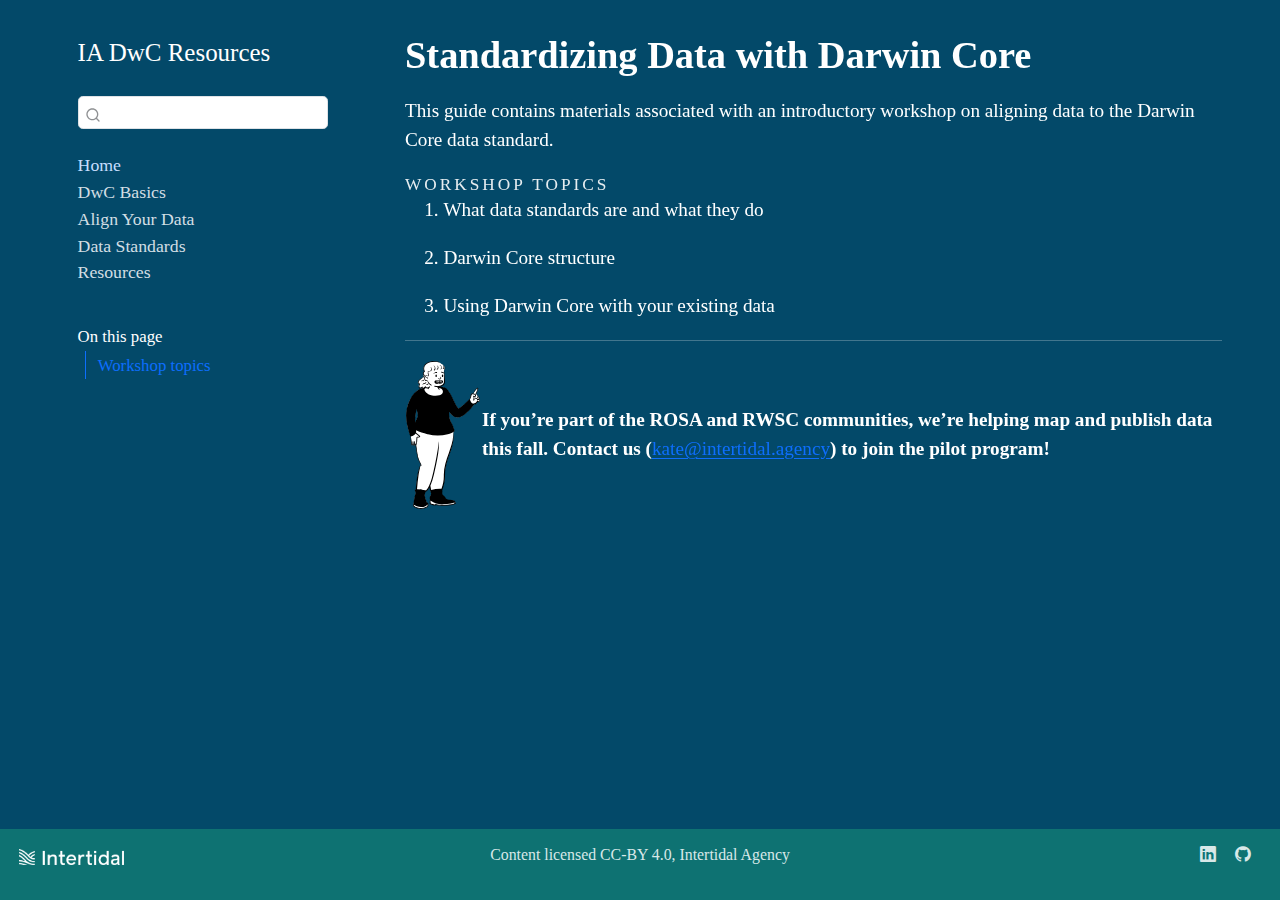
<file: index.html>
<!DOCTYPE html>
<html xmlns="http://www.w3.org/1999/xhtml" lang="en" xml:lang="en"><head>

<meta charset="utf-8">
<meta name="generator" content="quarto-1.7.34">

<meta name="viewport" content="width=device-width, initial-scale=1.0, user-scalable=yes">


<title>Standardizing Data with Darwin Core – IA DwC Resources</title>
<style>
code{white-space: pre-wrap;}
span.smallcaps{font-variant: small-caps;}
div.columns{display: flex; gap: min(4vw, 1.5em);}
div.column{flex: auto; overflow-x: auto;}
div.hanging-indent{margin-left: 1.5em; text-indent: -1.5em;}
ul.task-list{list-style: none;}
ul.task-list li input[type="checkbox"] {
  width: 0.8em;
  margin: 0 0.8em 0.2em -1em; /* quarto-specific, see https://github.com/quarto-dev/quarto-cli/issues/4556 */ 
  vertical-align: middle;
}
</style>


<script src="site_libs/quarto-nav/quarto-nav.js"></script>
<script src="site_libs/quarto-nav/headroom.min.js"></script>
<script src="site_libs/clipboard/clipboard.min.js"></script>
<script src="site_libs/quarto-search/autocomplete.umd.js"></script>
<script src="site_libs/quarto-search/fuse.min.js"></script>
<script src="site_libs/quarto-search/quarto-search.js"></script>
<meta name="quarto:offset" content="./">
<link href="./img/Intertidal-ProfilePic-Aqua-Bold.png" rel="icon" type="image/png">
<script src="site_libs/quarto-html/quarto.js" type="module"></script>
<script src="site_libs/quarto-html/tabsets/tabsets.js" type="module"></script>
<script src="site_libs/quarto-html/popper.min.js"></script>
<script src="site_libs/quarto-html/tippy.umd.min.js"></script>
<script src="site_libs/quarto-html/anchor.min.js"></script>
<link href="site_libs/quarto-html/tippy.css" rel="stylesheet">
<link href="site_libs/quarto-html/quarto-syntax-highlighting-dark-befe23ebd2f54d8af2c8a89d1a1611f1.css" rel="stylesheet" id="quarto-text-highlighting-styles">
<script src="site_libs/bootstrap/bootstrap.min.js"></script>
<link href="site_libs/bootstrap/bootstrap-icons.css" rel="stylesheet">
<link href="site_libs/bootstrap/bootstrap-f500666639104b717b2b68076c2653ea.min.css" rel="stylesheet" append-hash="true" id="quarto-bootstrap" data-mode="dark">
<script id="quarto-search-options" type="application/json">{
  "location": "sidebar",
  "copy-button": false,
  "collapse-after": 3,
  "panel-placement": "start",
  "type": "textbox",
  "limit": 50,
  "keyboard-shortcut": [
    "f",
    "/",
    "s"
  ],
  "show-item-context": false,
  "language": {
    "search-no-results-text": "No results",
    "search-matching-documents-text": "matching documents",
    "search-copy-link-title": "Copy link to search",
    "search-hide-matches-text": "Hide additional matches",
    "search-more-match-text": "more match in this document",
    "search-more-matches-text": "more matches in this document",
    "search-clear-button-title": "Clear",
    "search-text-placeholder": "",
    "search-detached-cancel-button-title": "Cancel",
    "search-submit-button-title": "Submit",
    "search-label": "Search"
  }
}</script>


</head>

<body class="nav-sidebar floating quarto-light">

<div id="quarto-search-results"></div>
  <header id="quarto-header" class="headroom fixed-top">
  <nav class="quarto-secondary-nav">
    <div class="container-fluid d-flex">
      <button type="button" class="quarto-btn-toggle btn" data-bs-toggle="collapse" role="button" data-bs-target=".quarto-sidebar-collapse-item" aria-controls="quarto-sidebar" aria-expanded="false" aria-label="Toggle sidebar navigation" onclick="if (window.quartoToggleHeadroom) { window.quartoToggleHeadroom(); }">
        <i class="bi bi-layout-text-sidebar-reverse"></i>
      </button>
        <nav class="quarto-page-breadcrumbs" aria-label="breadcrumb"><ol class="breadcrumb"><li class="breadcrumb-item"><a href="./index.html">Home</a></li></ol></nav>
        <a class="flex-grow-1" role="navigation" data-bs-toggle="collapse" data-bs-target=".quarto-sidebar-collapse-item" aria-controls="quarto-sidebar" aria-expanded="false" aria-label="Toggle sidebar navigation" onclick="if (window.quartoToggleHeadroom) { window.quartoToggleHeadroom(); }">      
        </a>
      <button type="button" class="btn quarto-search-button" aria-label="Search" onclick="window.quartoOpenSearch();">
        <i class="bi bi-search"></i>
      </button>
    </div>
  </nav>
</header>
<!-- content -->
<div id="quarto-content" class="quarto-container page-columns page-rows-contents page-layout-full">
<!-- sidebar -->
  <nav id="quarto-sidebar" class="sidebar collapse collapse-horizontal quarto-sidebar-collapse-item sidebar-navigation floating overflow-auto">
    <div class="pt-lg-2 mt-2 text-left sidebar-header">
    <div class="sidebar-title mb-0 py-0">
      <a href="./">IA DwC Resources</a> 
    </div>
      </div>
        <div class="mt-2 flex-shrink-0 align-items-center">
        <div class="sidebar-search">
        <div id="quarto-search" class="" title="Search"></div>
        </div>
        </div>
    <div class="sidebar-menu-container"> 
    <ul class="list-unstyled mt-1">
        <li class="sidebar-item">
  <div class="sidebar-item-container"> 
  <a href="./index.html" class="sidebar-item-text sidebar-link active">
 <span class="menu-text">Home</span></a>
  </div>
</li>
        <li class="sidebar-item">
  <div class="sidebar-item-container"> 
  <a href="./dwc-basics.html" class="sidebar-item-text sidebar-link">
 <span class="menu-text">DwC Basics</span></a>
  </div>
</li>
        <li class="sidebar-item">
  <div class="sidebar-item-container"> 
  <a href="./align-your-data.html" class="sidebar-item-text sidebar-link">
 <span class="menu-text">Align Your Data</span></a>
  </div>
</li>
        <li class="sidebar-item">
  <div class="sidebar-item-container"> 
  <a href="./data-standards.html" class="sidebar-item-text sidebar-link">
 <span class="menu-text">Data Standards</span></a>
  </div>
</li>
        <li class="sidebar-item">
  <div class="sidebar-item-container"> 
  <a href="./resources.html" class="sidebar-item-text sidebar-link">
 <span class="menu-text">Resources</span></a>
  </div>
</li>
    </ul>
    </div>
    <nav id="TOC" role="doc-toc" class="toc-active">
    <h2 id="toc-title">On this page</h2>
   
  <ul>
  <li><a href="#workshop-topics" id="toc-workshop-topics" class="nav-link active" data-scroll-target="#workshop-topics">Workshop topics</a></li>
  </ul>
</nav>
</nav>
<div id="quarto-sidebar-glass" class="quarto-sidebar-collapse-item" data-bs-toggle="collapse" data-bs-target=".quarto-sidebar-collapse-item"></div>
<!-- margin-sidebar -->
    <div id="quarto-margin-sidebar" class="sidebar margin-sidebar zindex-bottom">
    </div>
<!-- main -->
<main class="content column-page-right" id="quarto-document-content">

<header id="title-block-header" class="quarto-title-block default">
<div class="quarto-title">
<h1 class="title">Standardizing Data with Darwin Core</h1>
</div>



<div class="quarto-title-meta column-page-right">

    
  
    
  </div>
  


</header>


<p>This guide contains materials associated with an introductory workshop on aligning data to the Darwin Core data standard.</p>
<section id="workshop-topics" class="level3">
<h3 class="anchored" data-anchor-id="workshop-topics">Workshop topics</h3>
<ol type="1">
<li><p>What data standards are and what they do</p></li>
<li><p>Darwin Core structure</p></li>
<li><p>Using Darwin Core with your existing data</p></li>
</ol>
<hr>
<table class="caption-top">
<thead>
<tr class="header">
<th><img src="img/peep-standing-17.svg" class="img-fluid" alt="A drawing of a woman with a question." width="150"></th>
<th>If you’re part of the ROSA and RWSC communities, we’re helping map and publish data this fall. Contact us (<a href="mailto:kate@intertidal.agency">kate@intertidal.agency</a>) to join the pilot program!</th>
</tr>
</thead>

</table>


</section>

</main> <!-- /main -->
<script id="quarto-html-after-body" type="application/javascript">
  window.document.addEventListener("DOMContentLoaded", function (event) {
    const icon = "";
    const anchorJS = new window.AnchorJS();
    anchorJS.options = {
      placement: 'right',
      icon: icon
    };
    anchorJS.add('.anchored');
    const isCodeAnnotation = (el) => {
      for (const clz of el.classList) {
        if (clz.startsWith('code-annotation-')) {                     
          return true;
        }
      }
      return false;
    }
    const onCopySuccess = function(e) {
      // button target
      const button = e.trigger;
      // don't keep focus
      button.blur();
      // flash "checked"
      button.classList.add('code-copy-button-checked');
      var currentTitle = button.getAttribute("title");
      button.setAttribute("title", "Copied!");
      let tooltip;
      if (window.bootstrap) {
        button.setAttribute("data-bs-toggle", "tooltip");
        button.setAttribute("data-bs-placement", "left");
        button.setAttribute("data-bs-title", "Copied!");
        tooltip = new bootstrap.Tooltip(button, 
          { trigger: "manual", 
            customClass: "code-copy-button-tooltip",
            offset: [0, -8]});
        tooltip.show();    
      }
      setTimeout(function() {
        if (tooltip) {
          tooltip.hide();
          button.removeAttribute("data-bs-title");
          button.removeAttribute("data-bs-toggle");
          button.removeAttribute("data-bs-placement");
        }
        button.setAttribute("title", currentTitle);
        button.classList.remove('code-copy-button-checked');
      }, 1000);
      // clear code selection
      e.clearSelection();
    }
    const getTextToCopy = function(trigger) {
        const codeEl = trigger.previousElementSibling.cloneNode(true);
        for (const childEl of codeEl.children) {
          if (isCodeAnnotation(childEl)) {
            childEl.remove();
          }
        }
        return codeEl.innerText;
    }
    const clipboard = new window.ClipboardJS('.code-copy-button:not([data-in-quarto-modal])', {
      text: getTextToCopy
    });
    clipboard.on('success', onCopySuccess);
    if (window.document.getElementById('quarto-embedded-source-code-modal')) {
      const clipboardModal = new window.ClipboardJS('.code-copy-button[data-in-quarto-modal]', {
        text: getTextToCopy,
        container: window.document.getElementById('quarto-embedded-source-code-modal')
      });
      clipboardModal.on('success', onCopySuccess);
    }
      var localhostRegex = new RegExp(/^(?:http|https):\/\/localhost\:?[0-9]*\//);
      var mailtoRegex = new RegExp(/^mailto:/);
        var filterRegex = new RegExp("https:\/\/intertidalagency\.github\.io\/ia-dwc-resources\/");
      var isInternal = (href) => {
          return filterRegex.test(href) || localhostRegex.test(href) || mailtoRegex.test(href);
      }
      // Inspect non-navigation links and adorn them if external
     var links = window.document.querySelectorAll('a[href]:not(.nav-link):not(.navbar-brand):not(.toc-action):not(.sidebar-link):not(.sidebar-item-toggle):not(.pagination-link):not(.no-external):not([aria-hidden]):not(.dropdown-item):not(.quarto-navigation-tool):not(.about-link)');
      for (var i=0; i<links.length; i++) {
        const link = links[i];
        if (!isInternal(link.href)) {
          // undo the damage that might have been done by quarto-nav.js in the case of
          // links that we want to consider external
          if (link.dataset.originalHref !== undefined) {
            link.href = link.dataset.originalHref;
          }
        }
      }
    function tippyHover(el, contentFn, onTriggerFn, onUntriggerFn) {
      const config = {
        allowHTML: true,
        maxWidth: 500,
        delay: 100,
        arrow: false,
        appendTo: function(el) {
            return el.parentElement;
        },
        interactive: true,
        interactiveBorder: 10,
        theme: 'quarto',
        placement: 'bottom-start',
      };
      if (contentFn) {
        config.content = contentFn;
      }
      if (onTriggerFn) {
        config.onTrigger = onTriggerFn;
      }
      if (onUntriggerFn) {
        config.onUntrigger = onUntriggerFn;
      }
      window.tippy(el, config); 
    }
    const noterefs = window.document.querySelectorAll('a[role="doc-noteref"]');
    for (var i=0; i<noterefs.length; i++) {
      const ref = noterefs[i];
      tippyHover(ref, function() {
        // use id or data attribute instead here
        let href = ref.getAttribute('data-footnote-href') || ref.getAttribute('href');
        try { href = new URL(href).hash; } catch {}
        const id = href.replace(/^#\/?/, "");
        const note = window.document.getElementById(id);
        if (note) {
          return note.innerHTML;
        } else {
          return "";
        }
      });
    }
    const xrefs = window.document.querySelectorAll('a.quarto-xref');
    const processXRef = (id, note) => {
      // Strip column container classes
      const stripColumnClz = (el) => {
        el.classList.remove("page-full", "page-columns");
        if (el.children) {
          for (const child of el.children) {
            stripColumnClz(child);
          }
        }
      }
      stripColumnClz(note)
      if (id === null || id.startsWith('sec-')) {
        // Special case sections, only their first couple elements
        const container = document.createElement("div");
        if (note.children && note.children.length > 2) {
          container.appendChild(note.children[0].cloneNode(true));
          for (let i = 1; i < note.children.length; i++) {
            const child = note.children[i];
            if (child.tagName === "P" && child.innerText === "") {
              continue;
            } else {
              container.appendChild(child.cloneNode(true));
              break;
            }
          }
          if (window.Quarto?.typesetMath) {
            window.Quarto.typesetMath(container);
          }
          return container.innerHTML
        } else {
          if (window.Quarto?.typesetMath) {
            window.Quarto.typesetMath(note);
          }
          return note.innerHTML;
        }
      } else {
        // Remove any anchor links if they are present
        const anchorLink = note.querySelector('a.anchorjs-link');
        if (anchorLink) {
          anchorLink.remove();
        }
        if (window.Quarto?.typesetMath) {
          window.Quarto.typesetMath(note);
        }
        if (note.classList.contains("callout")) {
          return note.outerHTML;
        } else {
          return note.innerHTML;
        }
      }
    }
    for (var i=0; i<xrefs.length; i++) {
      const xref = xrefs[i];
      tippyHover(xref, undefined, function(instance) {
        instance.disable();
        let url = xref.getAttribute('href');
        let hash = undefined; 
        if (url.startsWith('#')) {
          hash = url;
        } else {
          try { hash = new URL(url).hash; } catch {}
        }
        if (hash) {
          const id = hash.replace(/^#\/?/, "");
          const note = window.document.getElementById(id);
          if (note !== null) {
            try {
              const html = processXRef(id, note.cloneNode(true));
              instance.setContent(html);
            } finally {
              instance.enable();
              instance.show();
            }
          } else {
            // See if we can fetch this
            fetch(url.split('#')[0])
            .then(res => res.text())
            .then(html => {
              const parser = new DOMParser();
              const htmlDoc = parser.parseFromString(html, "text/html");
              const note = htmlDoc.getElementById(id);
              if (note !== null) {
                const html = processXRef(id, note);
                instance.setContent(html);
              } 
            }).finally(() => {
              instance.enable();
              instance.show();
            });
          }
        } else {
          // See if we can fetch a full url (with no hash to target)
          // This is a special case and we should probably do some content thinning / targeting
          fetch(url)
          .then(res => res.text())
          .then(html => {
            const parser = new DOMParser();
            const htmlDoc = parser.parseFromString(html, "text/html");
            const note = htmlDoc.querySelector('main.content');
            if (note !== null) {
              // This should only happen for chapter cross references
              // (since there is no id in the URL)
              // remove the first header
              if (note.children.length > 0 && note.children[0].tagName === "HEADER") {
                note.children[0].remove();
              }
              const html = processXRef(null, note);
              instance.setContent(html);
            } 
          }).finally(() => {
            instance.enable();
            instance.show();
          });
        }
      }, function(instance) {
      });
    }
        let selectedAnnoteEl;
        const selectorForAnnotation = ( cell, annotation) => {
          let cellAttr = 'data-code-cell="' + cell + '"';
          let lineAttr = 'data-code-annotation="' +  annotation + '"';
          const selector = 'span[' + cellAttr + '][' + lineAttr + ']';
          return selector;
        }
        const selectCodeLines = (annoteEl) => {
          const doc = window.document;
          const targetCell = annoteEl.getAttribute("data-target-cell");
          const targetAnnotation = annoteEl.getAttribute("data-target-annotation");
          const annoteSpan = window.document.querySelector(selectorForAnnotation(targetCell, targetAnnotation));
          const lines = annoteSpan.getAttribute("data-code-lines").split(",");
          const lineIds = lines.map((line) => {
            return targetCell + "-" + line;
          })
          let top = null;
          let height = null;
          let parent = null;
          if (lineIds.length > 0) {
              //compute the position of the single el (top and bottom and make a div)
              const el = window.document.getElementById(lineIds[0]);
              top = el.offsetTop;
              height = el.offsetHeight;
              parent = el.parentElement.parentElement;
            if (lineIds.length > 1) {
              const lastEl = window.document.getElementById(lineIds[lineIds.length - 1]);
              const bottom = lastEl.offsetTop + lastEl.offsetHeight;
              height = bottom - top;
            }
            if (top !== null && height !== null && parent !== null) {
              // cook up a div (if necessary) and position it 
              let div = window.document.getElementById("code-annotation-line-highlight");
              if (div === null) {
                div = window.document.createElement("div");
                div.setAttribute("id", "code-annotation-line-highlight");
                div.style.position = 'absolute';
                parent.appendChild(div);
              }
              div.style.top = top - 2 + "px";
              div.style.height = height + 4 + "px";
              div.style.left = 0;
              let gutterDiv = window.document.getElementById("code-annotation-line-highlight-gutter");
              if (gutterDiv === null) {
                gutterDiv = window.document.createElement("div");
                gutterDiv.setAttribute("id", "code-annotation-line-highlight-gutter");
                gutterDiv.style.position = 'absolute';
                const codeCell = window.document.getElementById(targetCell);
                const gutter = codeCell.querySelector('.code-annotation-gutter');
                gutter.appendChild(gutterDiv);
              }
              gutterDiv.style.top = top - 2 + "px";
              gutterDiv.style.height = height + 4 + "px";
            }
            selectedAnnoteEl = annoteEl;
          }
        };
        const unselectCodeLines = () => {
          const elementsIds = ["code-annotation-line-highlight", "code-annotation-line-highlight-gutter"];
          elementsIds.forEach((elId) => {
            const div = window.document.getElementById(elId);
            if (div) {
              div.remove();
            }
          });
          selectedAnnoteEl = undefined;
        };
          // Handle positioning of the toggle
      window.addEventListener(
        "resize",
        throttle(() => {
          elRect = undefined;
          if (selectedAnnoteEl) {
            selectCodeLines(selectedAnnoteEl);
          }
        }, 10)
      );
      function throttle(fn, ms) {
      let throttle = false;
      let timer;
        return (...args) => {
          if(!throttle) { // first call gets through
              fn.apply(this, args);
              throttle = true;
          } else { // all the others get throttled
              if(timer) clearTimeout(timer); // cancel #2
              timer = setTimeout(() => {
                fn.apply(this, args);
                timer = throttle = false;
              }, ms);
          }
        };
      }
        // Attach click handler to the DT
        const annoteDls = window.document.querySelectorAll('dt[data-target-cell]');
        for (const annoteDlNode of annoteDls) {
          annoteDlNode.addEventListener('click', (event) => {
            const clickedEl = event.target;
            if (clickedEl !== selectedAnnoteEl) {
              unselectCodeLines();
              const activeEl = window.document.querySelector('dt[data-target-cell].code-annotation-active');
              if (activeEl) {
                activeEl.classList.remove('code-annotation-active');
              }
              selectCodeLines(clickedEl);
              clickedEl.classList.add('code-annotation-active');
            } else {
              // Unselect the line
              unselectCodeLines();
              clickedEl.classList.remove('code-annotation-active');
            }
          });
        }
    const findCites = (el) => {
      const parentEl = el.parentElement;
      if (parentEl) {
        const cites = parentEl.dataset.cites;
        if (cites) {
          return {
            el,
            cites: cites.split(' ')
          };
        } else {
          return findCites(el.parentElement)
        }
      } else {
        return undefined;
      }
    };
    var bibliorefs = window.document.querySelectorAll('a[role="doc-biblioref"]');
    for (var i=0; i<bibliorefs.length; i++) {
      const ref = bibliorefs[i];
      const citeInfo = findCites(ref);
      if (citeInfo) {
        tippyHover(citeInfo.el, function() {
          var popup = window.document.createElement('div');
          citeInfo.cites.forEach(function(cite) {
            var citeDiv = window.document.createElement('div');
            citeDiv.classList.add('hanging-indent');
            citeDiv.classList.add('csl-entry');
            var biblioDiv = window.document.getElementById('ref-' + cite);
            if (biblioDiv) {
              citeDiv.innerHTML = biblioDiv.innerHTML;
            }
            popup.appendChild(citeDiv);
          });
          return popup.innerHTML;
        });
      }
    }
  });
  </script>
</div> <!-- /content -->
<footer class="footer">
  <div class="nav-footer">
    <div class="nav-footer-left">
<p><a href="https://intertidalagency.org"> <img src="img/Intertidal_PrimaryLogo_Bold_White.png" width="105"> </a></p>
</div>   
    <div class="nav-footer-center">
<p>Content licensed CC-BY 4.0, Intertidal Agency</p>
</div>
    <div class="nav-footer-right">
      <ul class="footer-items list-unstyled">
    <li class="nav-item compact">
    <a class="nav-link" href="https://www.linkedin.com/company/intertidal-agency/">
      <i class="bi bi-linkedin" role="img">
</i> 
    </a>
  </li>  
    <li class="nav-item compact">
    <a class="nav-link" href="https://github.com/intertidalagency/ia-guides-resources">
      <i class="bi bi-github" role="img">
</i> 
    </a>
  </li>  
</ul>
    </div>
  </div>
</footer>




</body></html>
</file>
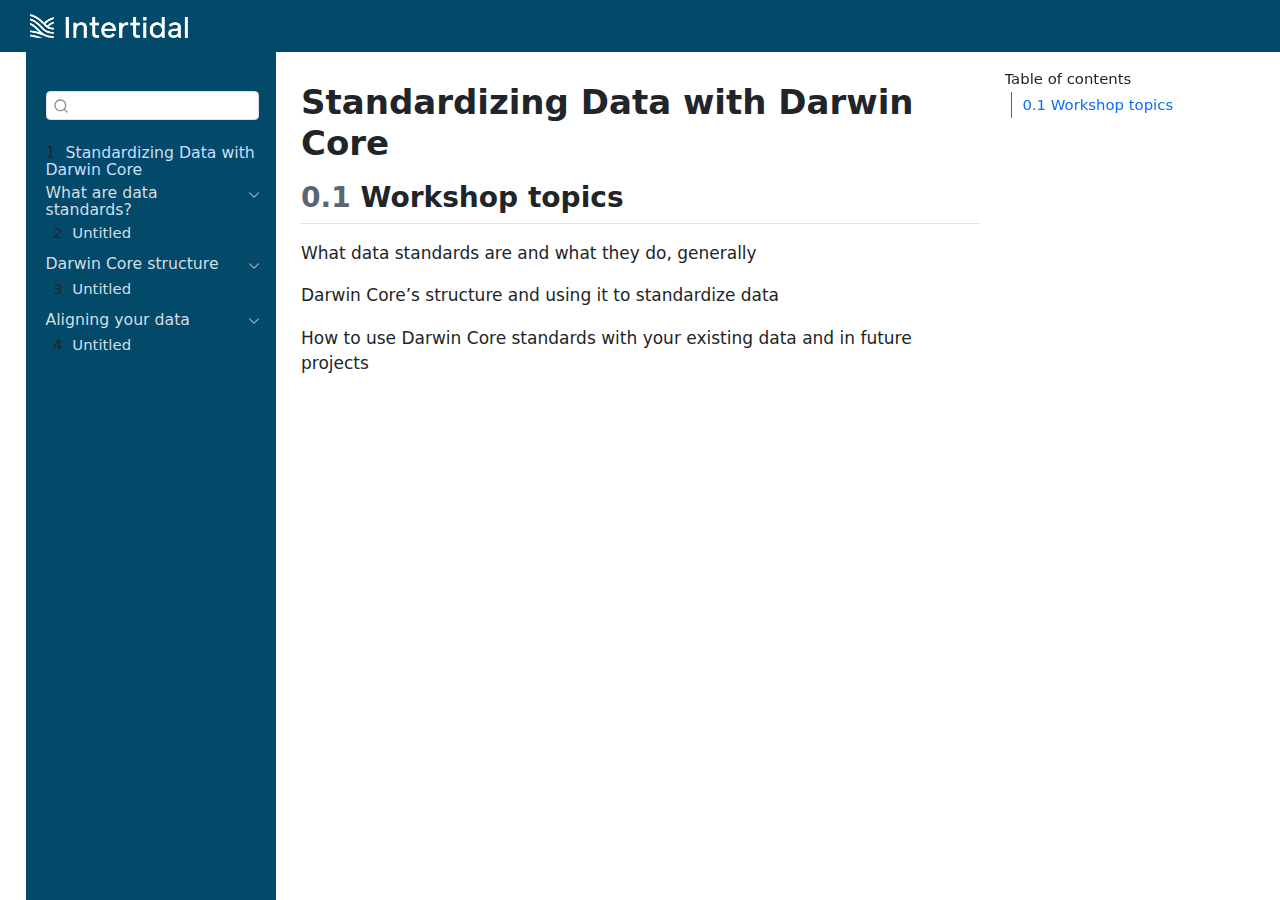
<file: docs/index.html>
<!DOCTYPE html>
<html xmlns="http://www.w3.org/1999/xhtml" lang="en" xml:lang="en"><head>

<meta charset="utf-8">
<meta name="generator" content="quarto-1.6.42">

<meta name="viewport" content="width=device-width, initial-scale=1.0, user-scalable=yes">


<title>Standardizing Data with Darwin Core</title>
<style>
code{white-space: pre-wrap;}
span.smallcaps{font-variant: small-caps;}
div.columns{display: flex; gap: min(4vw, 1.5em);}
div.column{flex: auto; overflow-x: auto;}
div.hanging-indent{margin-left: 1.5em; text-indent: -1.5em;}
ul.task-list{list-style: none;}
ul.task-list li input[type="checkbox"] {
  width: 0.8em;
  margin: 0 0.8em 0.2em -1em; /* quarto-specific, see https://github.com/quarto-dev/quarto-cli/issues/4556 */ 
  vertical-align: middle;
}
</style>


<script src="site_libs/quarto-nav/quarto-nav.js"></script>
<script src="site_libs/quarto-nav/headroom.min.js"></script>
<script src="site_libs/clipboard/clipboard.min.js"></script>
<script src="site_libs/quarto-search/autocomplete.umd.js"></script>
<script src="site_libs/quarto-search/fuse.min.js"></script>
<script src="site_libs/quarto-search/quarto-search.js"></script>
<meta name="quarto:offset" content="./">
<link href=".//img/Intertidal-ProfilePic-Aqua-Bold.png" rel="icon" type="image/png">
<script src="site_libs/quarto-html/quarto.js"></script>
<script src="site_libs/quarto-html/popper.min.js"></script>
<script src="site_libs/quarto-html/tippy.umd.min.js"></script>
<script src="site_libs/quarto-html/anchor.min.js"></script>
<link href="site_libs/quarto-html/tippy.css" rel="stylesheet">
<link href="site_libs/quarto-html/quarto-syntax-highlighting-2f5df379a58b258e96c21c0638c20c03.css" rel="stylesheet" id="quarto-text-highlighting-styles">
<script src="site_libs/bootstrap/bootstrap.min.js"></script>
<link href="site_libs/bootstrap/bootstrap-icons.css" rel="stylesheet">
<link href="site_libs/bootstrap/bootstrap-631aadc6c9e7e8695ef4d29c4acf3232.min.css" rel="stylesheet" append-hash="true" id="quarto-bootstrap" data-mode="light">
<script id="quarto-search-options" type="application/json">{
  "location": "sidebar",
  "copy-button": false,
  "collapse-after": 3,
  "panel-placement": "start",
  "type": "textbox",
  "limit": 50,
  "keyboard-shortcut": [
    "f",
    "/",
    "s"
  ],
  "language": {
    "search-no-results-text": "No results",
    "search-matching-documents-text": "matching documents",
    "search-copy-link-title": "Copy link to search",
    "search-hide-matches-text": "Hide additional matches",
    "search-more-match-text": "more match in this document",
    "search-more-matches-text": "more matches in this document",
    "search-clear-button-title": "Clear",
    "search-text-placeholder": "",
    "search-detached-cancel-button-title": "Cancel",
    "search-submit-button-title": "Submit",
    "search-label": "Search"
  }
}</script>


</head>

<body class="nav-sidebar floating nav-fixed">

<div id="quarto-search-results"></div>
  <header id="quarto-header" class="headroom fixed-top">
    <nav class="navbar navbar-expand-lg " data-bs-theme="dark">
      <div class="navbar-container container-fluid">
      <div class="navbar-brand-container mx-auto">
    <a href="https://intertidal.agency/" class="navbar-brand navbar-brand-logo">
    <img src="./img/Intertidal_PrimaryLogo_Bold_White.png" alt="" class="navbar-logo">
    </a>
  </div>
        <div class="quarto-navbar-tools tools-end">
</div>
      </div> <!-- /container-fluid -->
    </nav>
  <nav class="quarto-secondary-nav">
    <div class="container-fluid d-flex">
      <button type="button" class="quarto-btn-toggle btn" data-bs-toggle="collapse" role="button" data-bs-target=".quarto-sidebar-collapse-item" aria-controls="quarto-sidebar" aria-expanded="false" aria-label="Toggle sidebar navigation" onclick="if (window.quartoToggleHeadroom) { window.quartoToggleHeadroom(); }">
        <i class="bi bi-layout-text-sidebar-reverse"></i>
      </button>
        <nav class="quarto-page-breadcrumbs" aria-label="breadcrumb"><ol class="breadcrumb"><li class="breadcrumb-item"><a href="./index.html"><span class="chapter-number">1</span>&nbsp; <span class="chapter-title">Standardizing Data with Darwin Core</span></a></li></ol></nav>
        <a class="flex-grow-1" role="navigation" data-bs-toggle="collapse" data-bs-target=".quarto-sidebar-collapse-item" aria-controls="quarto-sidebar" aria-expanded="false" aria-label="Toggle sidebar navigation" onclick="if (window.quartoToggleHeadroom) { window.quartoToggleHeadroom(); }">      
        </a>
      <button type="button" class="btn quarto-search-button" aria-label="Search" onclick="window.quartoOpenSearch();">
        <i class="bi bi-search"></i>
      </button>
    </div>
  </nav>
</header>
<!-- content -->
<div id="quarto-content" class="quarto-container page-columns page-rows-contents page-layout-article page-navbar">
<!-- sidebar -->
  <nav id="quarto-sidebar" class="sidebar collapse collapse-horizontal quarto-sidebar-collapse-item sidebar-navigation floating overflow-auto">
        <div class="mt-2 flex-shrink-0 align-items-center">
        <div class="sidebar-search">
        <div id="quarto-search" class="" title="Search"></div>
        </div>
        </div>
    <div class="sidebar-menu-container"> 
    <ul class="list-unstyled mt-1">
        <li class="sidebar-item">
  <div class="sidebar-item-container"> 
  <a href="./index.html" class="sidebar-item-text sidebar-link active">
 <span class="menu-text"><span class="chapter-number">1</span>&nbsp; <span class="chapter-title">Standardizing Data with Darwin Core</span></span></a>
  </div>
</li>
        <li class="sidebar-item sidebar-item-section">
      <div class="sidebar-item-container"> 
            <a class="sidebar-item-text sidebar-link text-start" data-bs-toggle="collapse" data-bs-target="#quarto-sidebar-section-1" role="navigation" aria-expanded="true">
 <span class="menu-text">What are data standards?</span></a>
          <a class="sidebar-item-toggle text-start" data-bs-toggle="collapse" data-bs-target="#quarto-sidebar-section-1" role="navigation" aria-expanded="true" aria-label="Toggle section">
            <i class="bi bi-chevron-right ms-2"></i>
          </a> 
      </div>
      <ul id="quarto-sidebar-section-1" class="collapse list-unstyled sidebar-section depth1 show">  
          <li class="sidebar-item">
  <div class="sidebar-item-container"> 
  <a href="./Untitled.html" class="sidebar-item-text sidebar-link">
 <span class="menu-text"><span class="chapter-number">2</span>&nbsp; <span class="chapter-title">Untitled</span></span></a>
  </div>
</li>
      </ul>
  </li>
        <li class="sidebar-item sidebar-item-section">
      <div class="sidebar-item-container"> 
            <a class="sidebar-item-text sidebar-link text-start" data-bs-toggle="collapse" data-bs-target="#quarto-sidebar-section-2" role="navigation" aria-expanded="true">
 <span class="menu-text">Darwin Core structure</span></a>
          <a class="sidebar-item-toggle text-start" data-bs-toggle="collapse" data-bs-target="#quarto-sidebar-section-2" role="navigation" aria-expanded="true" aria-label="Toggle section">
            <i class="bi bi-chevron-right ms-2"></i>
          </a> 
      </div>
      <ul id="quarto-sidebar-section-2" class="collapse list-unstyled sidebar-section depth1 show">  
          <li class="sidebar-item">
  <div class="sidebar-item-container"> 
  <a href="./Untitled2.html" class="sidebar-item-text sidebar-link">
 <span class="menu-text"><span class="chapter-number">3</span>&nbsp; <span class="chapter-title">Untitled</span></span></a>
  </div>
</li>
      </ul>
  </li>
        <li class="sidebar-item sidebar-item-section">
      <div class="sidebar-item-container"> 
            <a class="sidebar-item-text sidebar-link text-start" data-bs-toggle="collapse" data-bs-target="#quarto-sidebar-section-3" role="navigation" aria-expanded="true">
 <span class="menu-text">Aligning your data</span></a>
          <a class="sidebar-item-toggle text-start" data-bs-toggle="collapse" data-bs-target="#quarto-sidebar-section-3" role="navigation" aria-expanded="true" aria-label="Toggle section">
            <i class="bi bi-chevron-right ms-2"></i>
          </a> 
      </div>
      <ul id="quarto-sidebar-section-3" class="collapse list-unstyled sidebar-section depth1 show">  
          <li class="sidebar-item">
  <div class="sidebar-item-container"> 
  <a href="./Untitled3.html" class="sidebar-item-text sidebar-link">
 <span class="menu-text"><span class="chapter-number">4</span>&nbsp; <span class="chapter-title">Untitled</span></span></a>
  </div>
</li>
      </ul>
  </li>
    </ul>
    </div>
</nav>
<div id="quarto-sidebar-glass" class="quarto-sidebar-collapse-item" data-bs-toggle="collapse" data-bs-target=".quarto-sidebar-collapse-item"></div>
<!-- margin-sidebar -->
    <div id="quarto-margin-sidebar" class="sidebar margin-sidebar">
        <nav id="TOC" role="doc-toc" class="toc-active">
    <h2 id="toc-title">Table of contents</h2>
   
  <ul>
  <li><a href="#workshop-topics" id="toc-workshop-topics" class="nav-link active" data-scroll-target="#workshop-topics"><span class="header-section-number">0.1</span> Workshop topics</a></li>
  </ul>
</nav>
    </div>
<!-- main -->
<main class="content" id="quarto-document-content">

<header id="title-block-header" class="quarto-title-block default">
<div class="quarto-title">
<h1 class="title">Standardizing Data with Darwin Core</h1>
</div>



<div class="quarto-title-meta">

    
  
    
  </div>
  


</header>


<section id="workshop-topics" class="level2" data-number="0.1">
<h2 data-number="0.1" class="anchored" data-anchor-id="workshop-topics"><span class="header-section-number">0.1</span> Workshop topics</h2>
<p>What data standards are and what they do, generally</p>
<p>Darwin Core’s structure and using it to standardize data</p>
<p>How to use Darwin Core standards with your existing data and in future projects</p>


</section>

</main> <!-- /main -->
<script id="quarto-html-after-body" type="application/javascript">
window.document.addEventListener("DOMContentLoaded", function (event) {
  const toggleBodyColorMode = (bsSheetEl) => {
    const mode = bsSheetEl.getAttribute("data-mode");
    const bodyEl = window.document.querySelector("body");
    if (mode === "dark") {
      bodyEl.classList.add("quarto-dark");
      bodyEl.classList.remove("quarto-light");
    } else {
      bodyEl.classList.add("quarto-light");
      bodyEl.classList.remove("quarto-dark");
    }
  }
  const toggleBodyColorPrimary = () => {
    const bsSheetEl = window.document.querySelector("link#quarto-bootstrap");
    if (bsSheetEl) {
      toggleBodyColorMode(bsSheetEl);
    }
  }
  toggleBodyColorPrimary();  
  const icon = "";
  const anchorJS = new window.AnchorJS();
  anchorJS.options = {
    placement: 'right',
    icon: icon
  };
  anchorJS.add('.anchored');
  const isCodeAnnotation = (el) => {
    for (const clz of el.classList) {
      if (clz.startsWith('code-annotation-')) {                     
        return true;
      }
    }
    return false;
  }
  const onCopySuccess = function(e) {
    // button target
    const button = e.trigger;
    // don't keep focus
    button.blur();
    // flash "checked"
    button.classList.add('code-copy-button-checked');
    var currentTitle = button.getAttribute("title");
    button.setAttribute("title", "Copied!");
    let tooltip;
    if (window.bootstrap) {
      button.setAttribute("data-bs-toggle", "tooltip");
      button.setAttribute("data-bs-placement", "left");
      button.setAttribute("data-bs-title", "Copied!");
      tooltip = new bootstrap.Tooltip(button, 
        { trigger: "manual", 
          customClass: "code-copy-button-tooltip",
          offset: [0, -8]});
      tooltip.show();    
    }
    setTimeout(function() {
      if (tooltip) {
        tooltip.hide();
        button.removeAttribute("data-bs-title");
        button.removeAttribute("data-bs-toggle");
        button.removeAttribute("data-bs-placement");
      }
      button.setAttribute("title", currentTitle);
      button.classList.remove('code-copy-button-checked');
    }, 1000);
    // clear code selection
    e.clearSelection();
  }
  const getTextToCopy = function(trigger) {
      const codeEl = trigger.previousElementSibling.cloneNode(true);
      for (const childEl of codeEl.children) {
        if (isCodeAnnotation(childEl)) {
          childEl.remove();
        }
      }
      return codeEl.innerText;
  }
  const clipboard = new window.ClipboardJS('.code-copy-button:not([data-in-quarto-modal])', {
    text: getTextToCopy
  });
  clipboard.on('success', onCopySuccess);
  if (window.document.getElementById('quarto-embedded-source-code-modal')) {
    const clipboardModal = new window.ClipboardJS('.code-copy-button[data-in-quarto-modal]', {
      text: getTextToCopy,
      container: window.document.getElementById('quarto-embedded-source-code-modal')
    });
    clipboardModal.on('success', onCopySuccess);
  }
    var localhostRegex = new RegExp(/^(?:http|https):\/\/localhost\:?[0-9]*\//);
    var mailtoRegex = new RegExp(/^mailto:/);
      var filterRegex = new RegExp('/' + window.location.host + '/');
    var isInternal = (href) => {
        return filterRegex.test(href) || localhostRegex.test(href) || mailtoRegex.test(href);
    }
    // Inspect non-navigation links and adorn them if external
 	var links = window.document.querySelectorAll('a[href]:not(.nav-link):not(.navbar-brand):not(.toc-action):not(.sidebar-link):not(.sidebar-item-toggle):not(.pagination-link):not(.no-external):not([aria-hidden]):not(.dropdown-item):not(.quarto-navigation-tool):not(.about-link)');
    for (var i=0; i<links.length; i++) {
      const link = links[i];
      if (!isInternal(link.href)) {
        // undo the damage that might have been done by quarto-nav.js in the case of
        // links that we want to consider external
        if (link.dataset.originalHref !== undefined) {
          link.href = link.dataset.originalHref;
        }
      }
    }
  function tippyHover(el, contentFn, onTriggerFn, onUntriggerFn) {
    const config = {
      allowHTML: true,
      maxWidth: 500,
      delay: 100,
      arrow: false,
      appendTo: function(el) {
          return el.parentElement;
      },
      interactive: true,
      interactiveBorder: 10,
      theme: 'quarto',
      placement: 'bottom-start',
    };
    if (contentFn) {
      config.content = contentFn;
    }
    if (onTriggerFn) {
      config.onTrigger = onTriggerFn;
    }
    if (onUntriggerFn) {
      config.onUntrigger = onUntriggerFn;
    }
    window.tippy(el, config); 
  }
  const noterefs = window.document.querySelectorAll('a[role="doc-noteref"]');
  for (var i=0; i<noterefs.length; i++) {
    const ref = noterefs[i];
    tippyHover(ref, function() {
      // use id or data attribute instead here
      let href = ref.getAttribute('data-footnote-href') || ref.getAttribute('href');
      try { href = new URL(href).hash; } catch {}
      const id = href.replace(/^#\/?/, "");
      const note = window.document.getElementById(id);
      if (note) {
        return note.innerHTML;
      } else {
        return "";
      }
    });
  }
  const xrefs = window.document.querySelectorAll('a.quarto-xref');
  const processXRef = (id, note) => {
    // Strip column container classes
    const stripColumnClz = (el) => {
      el.classList.remove("page-full", "page-columns");
      if (el.children) {
        for (const child of el.children) {
          stripColumnClz(child);
        }
      }
    }
    stripColumnClz(note)
    if (id === null || id.startsWith('sec-')) {
      // Special case sections, only their first couple elements
      const container = document.createElement("div");
      if (note.children && note.children.length > 2) {
        container.appendChild(note.children[0].cloneNode(true));
        for (let i = 1; i < note.children.length; i++) {
          const child = note.children[i];
          if (child.tagName === "P" && child.innerText === "") {
            continue;
          } else {
            container.appendChild(child.cloneNode(true));
            break;
          }
        }
        if (window.Quarto?.typesetMath) {
          window.Quarto.typesetMath(container);
        }
        return container.innerHTML
      } else {
        if (window.Quarto?.typesetMath) {
          window.Quarto.typesetMath(note);
        }
        return note.innerHTML;
      }
    } else {
      // Remove any anchor links if they are present
      const anchorLink = note.querySelector('a.anchorjs-link');
      if (anchorLink) {
        anchorLink.remove();
      }
      if (window.Quarto?.typesetMath) {
        window.Quarto.typesetMath(note);
      }
      if (note.classList.contains("callout")) {
        return note.outerHTML;
      } else {
        return note.innerHTML;
      }
    }
  }
  for (var i=0; i<xrefs.length; i++) {
    const xref = xrefs[i];
    tippyHover(xref, undefined, function(instance) {
      instance.disable();
      let url = xref.getAttribute('href');
      let hash = undefined; 
      if (url.startsWith('#')) {
        hash = url;
      } else {
        try { hash = new URL(url).hash; } catch {}
      }
      if (hash) {
        const id = hash.replace(/^#\/?/, "");
        const note = window.document.getElementById(id);
        if (note !== null) {
          try {
            const html = processXRef(id, note.cloneNode(true));
            instance.setContent(html);
          } finally {
            instance.enable();
            instance.show();
          }
        } else {
          // See if we can fetch this
          fetch(url.split('#')[0])
          .then(res => res.text())
          .then(html => {
            const parser = new DOMParser();
            const htmlDoc = parser.parseFromString(html, "text/html");
            const note = htmlDoc.getElementById(id);
            if (note !== null) {
              const html = processXRef(id, note);
              instance.setContent(html);
            } 
          }).finally(() => {
            instance.enable();
            instance.show();
          });
        }
      } else {
        // See if we can fetch a full url (with no hash to target)
        // This is a special case and we should probably do some content thinning / targeting
        fetch(url)
        .then(res => res.text())
        .then(html => {
          const parser = new DOMParser();
          const htmlDoc = parser.parseFromString(html, "text/html");
          const note = htmlDoc.querySelector('main.content');
          if (note !== null) {
            // This should only happen for chapter cross references
            // (since there is no id in the URL)
            // remove the first header
            if (note.children.length > 0 && note.children[0].tagName === "HEADER") {
              note.children[0].remove();
            }
            const html = processXRef(null, note);
            instance.setContent(html);
          } 
        }).finally(() => {
          instance.enable();
          instance.show();
        });
      }
    }, function(instance) {
    });
  }
      let selectedAnnoteEl;
      const selectorForAnnotation = ( cell, annotation) => {
        let cellAttr = 'data-code-cell="' + cell + '"';
        let lineAttr = 'data-code-annotation="' +  annotation + '"';
        const selector = 'span[' + cellAttr + '][' + lineAttr + ']';
        return selector;
      }
      const selectCodeLines = (annoteEl) => {
        const doc = window.document;
        const targetCell = annoteEl.getAttribute("data-target-cell");
        const targetAnnotation = annoteEl.getAttribute("data-target-annotation");
        const annoteSpan = window.document.querySelector(selectorForAnnotation(targetCell, targetAnnotation));
        const lines = annoteSpan.getAttribute("data-code-lines").split(",");
        const lineIds = lines.map((line) => {
          return targetCell + "-" + line;
        })
        let top = null;
        let height = null;
        let parent = null;
        if (lineIds.length > 0) {
            //compute the position of the single el (top and bottom and make a div)
            const el = window.document.getElementById(lineIds[0]);
            top = el.offsetTop;
            height = el.offsetHeight;
            parent = el.parentElement.parentElement;
          if (lineIds.length > 1) {
            const lastEl = window.document.getElementById(lineIds[lineIds.length - 1]);
            const bottom = lastEl.offsetTop + lastEl.offsetHeight;
            height = bottom - top;
          }
          if (top !== null && height !== null && parent !== null) {
            // cook up a div (if necessary) and position it 
            let div = window.document.getElementById("code-annotation-line-highlight");
            if (div === null) {
              div = window.document.createElement("div");
              div.setAttribute("id", "code-annotation-line-highlight");
              div.style.position = 'absolute';
              parent.appendChild(div);
            }
            div.style.top = top - 2 + "px";
            div.style.height = height + 4 + "px";
            div.style.left = 0;
            let gutterDiv = window.document.getElementById("code-annotation-line-highlight-gutter");
            if (gutterDiv === null) {
              gutterDiv = window.document.createElement("div");
              gutterDiv.setAttribute("id", "code-annotation-line-highlight-gutter");
              gutterDiv.style.position = 'absolute';
              const codeCell = window.document.getElementById(targetCell);
              const gutter = codeCell.querySelector('.code-annotation-gutter');
              gutter.appendChild(gutterDiv);
            }
            gutterDiv.style.top = top - 2 + "px";
            gutterDiv.style.height = height + 4 + "px";
          }
          selectedAnnoteEl = annoteEl;
        }
      };
      const unselectCodeLines = () => {
        const elementsIds = ["code-annotation-line-highlight", "code-annotation-line-highlight-gutter"];
        elementsIds.forEach((elId) => {
          const div = window.document.getElementById(elId);
          if (div) {
            div.remove();
          }
        });
        selectedAnnoteEl = undefined;
      };
        // Handle positioning of the toggle
    window.addEventListener(
      "resize",
      throttle(() => {
        elRect = undefined;
        if (selectedAnnoteEl) {
          selectCodeLines(selectedAnnoteEl);
        }
      }, 10)
    );
    function throttle(fn, ms) {
    let throttle = false;
    let timer;
      return (...args) => {
        if(!throttle) { // first call gets through
            fn.apply(this, args);
            throttle = true;
        } else { // all the others get throttled
            if(timer) clearTimeout(timer); // cancel #2
            timer = setTimeout(() => {
              fn.apply(this, args);
              timer = throttle = false;
            }, ms);
        }
      };
    }
      // Attach click handler to the DT
      const annoteDls = window.document.querySelectorAll('dt[data-target-cell]');
      for (const annoteDlNode of annoteDls) {
        annoteDlNode.addEventListener('click', (event) => {
          const clickedEl = event.target;
          if (clickedEl !== selectedAnnoteEl) {
            unselectCodeLines();
            const activeEl = window.document.querySelector('dt[data-target-cell].code-annotation-active');
            if (activeEl) {
              activeEl.classList.remove('code-annotation-active');
            }
            selectCodeLines(clickedEl);
            clickedEl.classList.add('code-annotation-active');
          } else {
            // Unselect the line
            unselectCodeLines();
            clickedEl.classList.remove('code-annotation-active');
          }
        });
      }
  const findCites = (el) => {
    const parentEl = el.parentElement;
    if (parentEl) {
      const cites = parentEl.dataset.cites;
      if (cites) {
        return {
          el,
          cites: cites.split(' ')
        };
      } else {
        return findCites(el.parentElement)
      }
    } else {
      return undefined;
    }
  };
  var bibliorefs = window.document.querySelectorAll('a[role="doc-biblioref"]');
  for (var i=0; i<bibliorefs.length; i++) {
    const ref = bibliorefs[i];
    const citeInfo = findCites(ref);
    if (citeInfo) {
      tippyHover(citeInfo.el, function() {
        var popup = window.document.createElement('div');
        citeInfo.cites.forEach(function(cite) {
          var citeDiv = window.document.createElement('div');
          citeDiv.classList.add('hanging-indent');
          citeDiv.classList.add('csl-entry');
          var biblioDiv = window.document.getElementById('ref-' + cite);
          if (biblioDiv) {
            citeDiv.innerHTML = biblioDiv.innerHTML;
          }
          popup.appendChild(citeDiv);
        });
        return popup.innerHTML;
      });
    }
  }
});
</script>
</div> <!-- /content -->




</body></html>
</file>
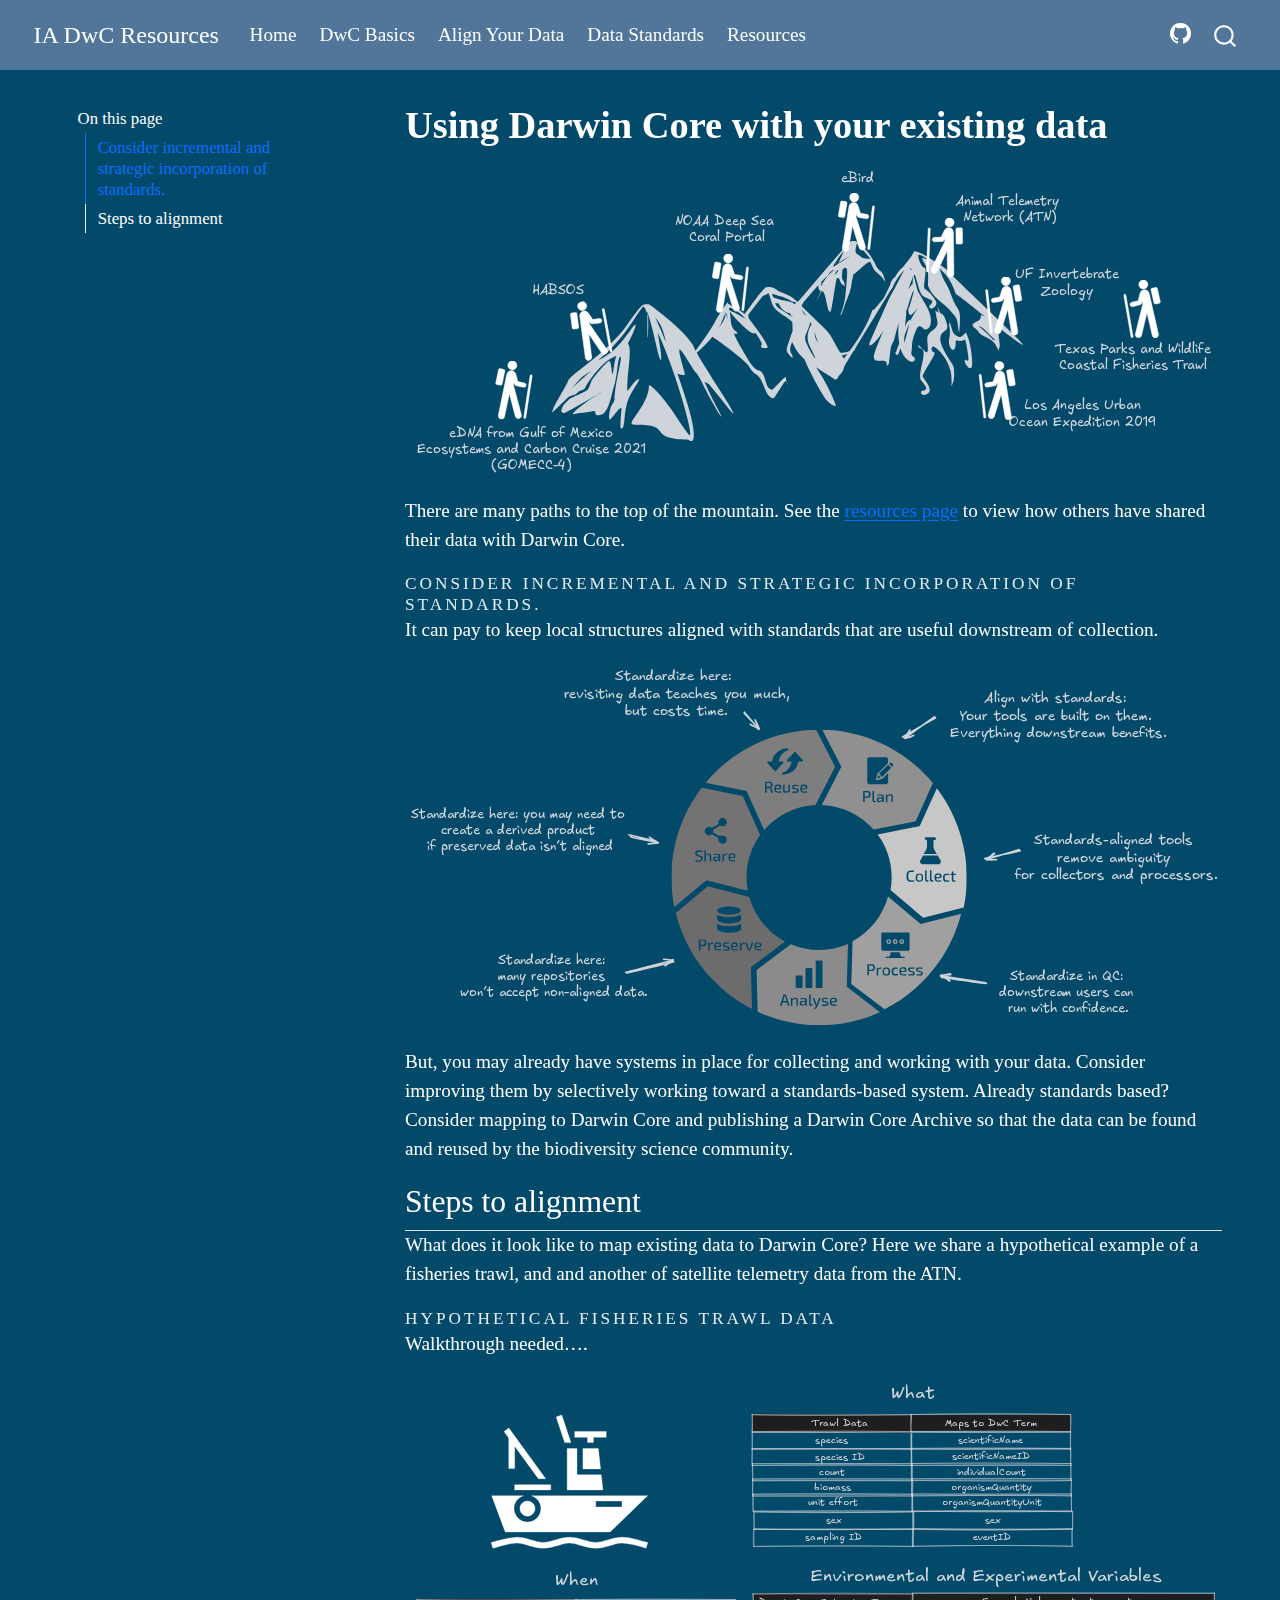
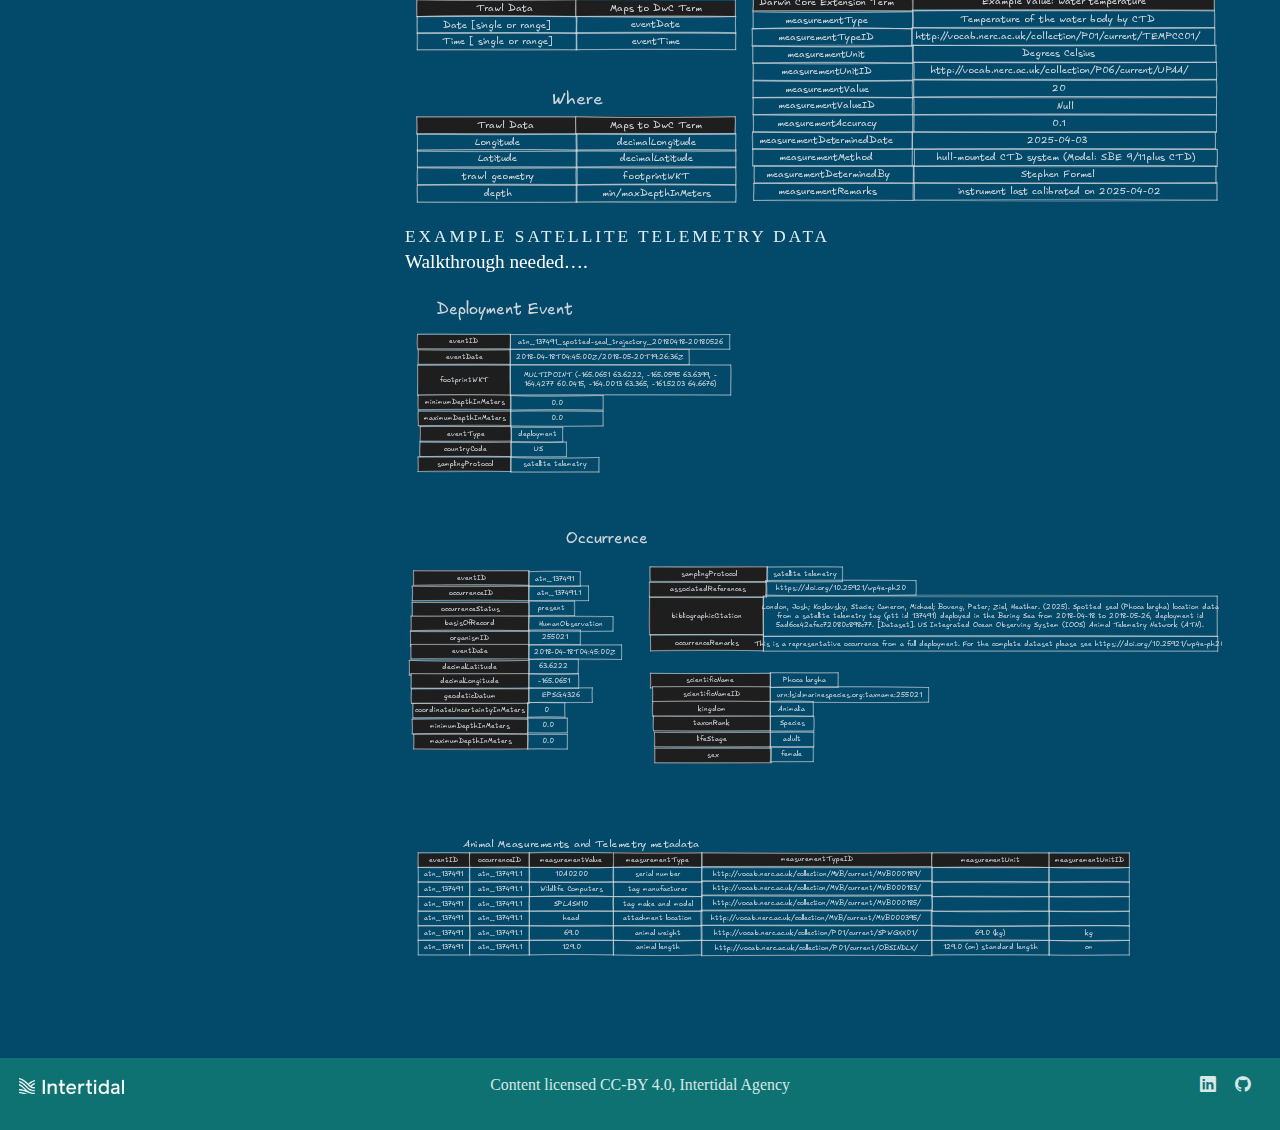
<file: align-your-data.html>
<!DOCTYPE html>
<html xmlns="http://www.w3.org/1999/xhtml" lang="en" xml:lang="en"><head>

<meta charset="utf-8">
<meta name="generator" content="quarto-1.7.34">

<meta name="viewport" content="width=device-width, initial-scale=1.0, user-scalable=yes">


<title>Using Darwin Core with your existing data – IA DwC Resources</title>
<style>
code{white-space: pre-wrap;}
span.smallcaps{font-variant: small-caps;}
div.columns{display: flex; gap: min(4vw, 1.5em);}
div.column{flex: auto; overflow-x: auto;}
div.hanging-indent{margin-left: 1.5em; text-indent: -1.5em;}
ul.task-list{list-style: none;}
ul.task-list li input[type="checkbox"] {
  width: 0.8em;
  margin: 0 0.8em 0.2em -1em; /* quarto-specific, see https://github.com/quarto-dev/quarto-cli/issues/4556 */ 
  vertical-align: middle;
}
</style>


<script src="site_libs/quarto-nav/quarto-nav.js"></script>
<script src="site_libs/quarto-nav/headroom.min.js"></script>
<script src="site_libs/clipboard/clipboard.min.js"></script>
<script src="site_libs/quarto-search/autocomplete.umd.js"></script>
<script src="site_libs/quarto-search/fuse.min.js"></script>
<script src="site_libs/quarto-search/quarto-search.js"></script>
<meta name="quarto:offset" content="./">
<link href="./img/Intertidal-ProfilePic-Aqua-Bold.png" rel="icon" type="image/png">
<script src="site_libs/quarto-html/quarto.js" type="module"></script>
<script src="site_libs/quarto-html/tabsets/tabsets.js" type="module"></script>
<script src="site_libs/quarto-html/popper.min.js"></script>
<script src="site_libs/quarto-html/tippy.umd.min.js"></script>
<script src="site_libs/quarto-html/anchor.min.js"></script>
<link href="site_libs/quarto-html/tippy.css" rel="stylesheet">
<link href="site_libs/quarto-html/quarto-syntax-highlighting-dark-befe23ebd2f54d8af2c8a89d1a1611f1.css" rel="stylesheet" id="quarto-text-highlighting-styles">
<script src="site_libs/bootstrap/bootstrap.min.js"></script>
<link href="site_libs/bootstrap/bootstrap-icons.css" rel="stylesheet">
<link href="site_libs/bootstrap/bootstrap-f500666639104b717b2b68076c2653ea.min.css" rel="stylesheet" append-hash="true" id="quarto-bootstrap" data-mode="dark">
<script id="quarto-search-options" type="application/json">{
  "location": "navbar",
  "copy-button": false,
  "collapse-after": 3,
  "panel-placement": "end",
  "type": "overlay",
  "limit": 50,
  "keyboard-shortcut": [
    "f",
    "/",
    "s"
  ],
  "show-item-context": false,
  "language": {
    "search-no-results-text": "No results",
    "search-matching-documents-text": "matching documents",
    "search-copy-link-title": "Copy link to search",
    "search-hide-matches-text": "Hide additional matches",
    "search-more-match-text": "more match in this document",
    "search-more-matches-text": "more matches in this document",
    "search-clear-button-title": "Clear",
    "search-text-placeholder": "",
    "search-detached-cancel-button-title": "Cancel",
    "search-submit-button-title": "Submit",
    "search-label": "Search"
  }
}</script>


</head>

<body class="nav-sidebar floating nav-fixed quarto-light">

<div id="quarto-search-results"></div>
  <header id="quarto-header" class="headroom fixed-top">
    <nav class="navbar navbar-expand-lg " data-bs-theme="dark">
      <div class="navbar-container container-fluid">
      <div class="navbar-brand-container mx-auto">
    <a class="navbar-brand" href="./index.html">
    <span class="navbar-title">IA DwC Resources</span>
    </a>
  </div>
            <div id="quarto-search" class="" title="Search"></div>
          <button class="navbar-toggler" type="button" data-bs-toggle="collapse" data-bs-target="#navbarCollapse" aria-controls="navbarCollapse" role="menu" aria-expanded="false" aria-label="Toggle navigation" onclick="if (window.quartoToggleHeadroom) { window.quartoToggleHeadroom(); }">
  <span class="navbar-toggler-icon"></span>
</button>
          <div class="collapse navbar-collapse" id="navbarCollapse">
            <ul class="navbar-nav navbar-nav-scroll me-auto">
  <li class="nav-item">
    <a class="nav-link" href="./index.html"> 
<span class="menu-text">Home</span></a>
  </li>  
  <li class="nav-item">
    <a class="nav-link" href="./dwc-basics.html"> 
<span class="menu-text">DwC Basics</span></a>
  </li>  
  <li class="nav-item">
    <a class="nav-link active" href="./align-your-data.html" aria-current="page"> 
<span class="menu-text">Align Your Data</span></a>
  </li>  
  <li class="nav-item">
    <a class="nav-link" href="./data-standards.html"> 
<span class="menu-text">Data Standards</span></a>
  </li>  
  <li class="nav-item">
    <a class="nav-link" href="./resources.html"> 
<span class="menu-text">Resources</span></a>
  </li>  
</ul>
            <ul class="navbar-nav navbar-nav-scroll ms-auto">
  <li class="nav-item compact">
    <a class="nav-link" href="https://github.com//ia-dwc-resources"> <i class="bi bi-github" role="img">
</i> 
<span class="menu-text"></span></a>
  </li>  
</ul>
          </div> <!-- /navcollapse -->
            <div class="quarto-navbar-tools">
</div>
      </div> <!-- /container-fluid -->
    </nav>
  <nav class="quarto-secondary-nav">
    <div class="container-fluid d-flex">
      <button type="button" class="quarto-btn-toggle btn" data-bs-toggle="collapse" role="button" data-bs-target=".quarto-sidebar-collapse-item" aria-controls="quarto-sidebar" aria-expanded="false" aria-label="Toggle sidebar navigation" onclick="if (window.quartoToggleHeadroom) { window.quartoToggleHeadroom(); }">
        <i class="bi bi-layout-text-sidebar-reverse"></i>
      </button>
        <nav class="quarto-page-breadcrumbs" aria-label="breadcrumb"><ol class="breadcrumb"><li class="breadcrumb-item">Using Darwin Core with your existing data</li></ol></nav>
        <a class="flex-grow-1" role="navigation" data-bs-toggle="collapse" data-bs-target=".quarto-sidebar-collapse-item" aria-controls="quarto-sidebar" aria-expanded="false" aria-label="Toggle sidebar navigation" onclick="if (window.quartoToggleHeadroom) { window.quartoToggleHeadroom(); }">      
        </a>
    </div>
  </nav>
</header>
<!-- content -->
<div id="quarto-content" class="quarto-container page-columns page-rows-contents page-layout-full page-navbar">
<!-- sidebar -->
  <nav id="quarto-sidebar" class="sidebar collapse collapse-horizontal quarto-sidebar-collapse-item sidebar-navigation floating overflow-auto">
    <nav id="TOC" role="doc-toc" class="toc-active">
    <h2 id="toc-title">On this page</h2>
   
  <ul>
  <li><a href="#consider-incremental-and-strategic-incorporation-of-standards." id="toc-consider-incremental-and-strategic-incorporation-of-standards." class="nav-link active" data-scroll-target="#consider-incremental-and-strategic-incorporation-of-standards.">Consider incremental and strategic incorporation of standards.</a></li>
  <li><a href="#steps-to-alignment" id="toc-steps-to-alignment" class="nav-link" data-scroll-target="#steps-to-alignment">Steps to alignment</a>
  <ul>
  <li><a href="#hypothetical-fisheries-trawl-data" id="toc-hypothetical-fisheries-trawl-data" class="nav-link" data-scroll-target="#hypothetical-fisheries-trawl-data">Hypothetical Fisheries Trawl Data</a></li>
  <li><a href="#example-satellite-telemetry-data" id="toc-example-satellite-telemetry-data" class="nav-link" data-scroll-target="#example-satellite-telemetry-data">Example Satellite Telemetry Data</a></li>
  </ul></li>
  </ul>
</nav>
</nav>
<div id="quarto-sidebar-glass" class="quarto-sidebar-collapse-item" data-bs-toggle="collapse" data-bs-target=".quarto-sidebar-collapse-item"></div>
<!-- margin-sidebar -->
    <div id="quarto-margin-sidebar" class="sidebar margin-sidebar zindex-bottom">
    </div>
<!-- main -->
<main class="content column-page-right" id="quarto-document-content">

<header id="title-block-header" class="quarto-title-block default">
<div class="quarto-title">
<h1 class="title">Using Darwin Core with your existing data</h1>
</div>



<div class="quarto-title-meta column-page-right">

    
  
    
  </div>
  


</header>


<p><img src="img/excalidraw_illustrations/many_paths.svg" class="img-fluid"></p>
<p>There are many paths to the top of the mountain. See the <a href="docs/resources.html">resources page</a> to view how others have shared their data with Darwin Core.</p>
<section id="consider-incremental-and-strategic-incorporation-of-standards." class="level3">
<h3 class="anchored" data-anchor-id="consider-incremental-and-strategic-incorporation-of-standards.">Consider incremental and strategic incorporation of standards.</h3>
<p>It can pay to keep local structures aligned with standards that are useful downstream of collection.</p>
<p><img src="img/excalidraw_illustrations/standards_in_the_data_life_cycle.svg" class="img-fluid"></p>
<p>But, you may already have systems in place for collecting and working with your data. Consider improving them by selectively working toward a standards-based system. Already standards based? Consider mapping to Darwin Core and publishing a Darwin Core Archive so that the data can be found and reused by the biodiversity science community.</p>
</section>
<section id="steps-to-alignment" class="level2">
<h2 class="anchored" data-anchor-id="steps-to-alignment">Steps to alignment</h2>
<p>What does it look like to map existing data to Darwin Core? Here we share a hypothetical example of a fisheries trawl, and and another of satellite telemetry data from the ATN.</p>
<section id="hypothetical-fisheries-trawl-data" class="level3">
<h3 class="anchored" data-anchor-id="hypothetical-fisheries-trawl-data">Hypothetical Fisheries Trawl Data</h3>
<p>Walkthrough needed….</p>
<p><img src="img/excalidraw_illustrations/trawl_mapping.svg" class="img-fluid"></p>
</section>
<section id="example-satellite-telemetry-data" class="level3">
<h3 class="anchored" data-anchor-id="example-satellite-telemetry-data">Example Satellite Telemetry Data</h3>
<p>Walkthrough needed….</p>
<p><img src="img/excalidraw_illustrations/atn_mapping.svg" class="img-fluid"></p>


</section>
</section>

</main> <!-- /main -->
<script id="quarto-html-after-body" type="application/javascript">
  window.document.addEventListener("DOMContentLoaded", function (event) {
    const icon = "";
    const anchorJS = new window.AnchorJS();
    anchorJS.options = {
      placement: 'right',
      icon: icon
    };
    anchorJS.add('.anchored');
    const isCodeAnnotation = (el) => {
      for (const clz of el.classList) {
        if (clz.startsWith('code-annotation-')) {                     
          return true;
        }
      }
      return false;
    }
    const onCopySuccess = function(e) {
      // button target
      const button = e.trigger;
      // don't keep focus
      button.blur();
      // flash "checked"
      button.classList.add('code-copy-button-checked');
      var currentTitle = button.getAttribute("title");
      button.setAttribute("title", "Copied!");
      let tooltip;
      if (window.bootstrap) {
        button.setAttribute("data-bs-toggle", "tooltip");
        button.setAttribute("data-bs-placement", "left");
        button.setAttribute("data-bs-title", "Copied!");
        tooltip = new bootstrap.Tooltip(button, 
          { trigger: "manual", 
            customClass: "code-copy-button-tooltip",
            offset: [0, -8]});
        tooltip.show();    
      }
      setTimeout(function() {
        if (tooltip) {
          tooltip.hide();
          button.removeAttribute("data-bs-title");
          button.removeAttribute("data-bs-toggle");
          button.removeAttribute("data-bs-placement");
        }
        button.setAttribute("title", currentTitle);
        button.classList.remove('code-copy-button-checked');
      }, 1000);
      // clear code selection
      e.clearSelection();
    }
    const getTextToCopy = function(trigger) {
        const codeEl = trigger.previousElementSibling.cloneNode(true);
        for (const childEl of codeEl.children) {
          if (isCodeAnnotation(childEl)) {
            childEl.remove();
          }
        }
        return codeEl.innerText;
    }
    const clipboard = new window.ClipboardJS('.code-copy-button:not([data-in-quarto-modal])', {
      text: getTextToCopy
    });
    clipboard.on('success', onCopySuccess);
    if (window.document.getElementById('quarto-embedded-source-code-modal')) {
      const clipboardModal = new window.ClipboardJS('.code-copy-button[data-in-quarto-modal]', {
        text: getTextToCopy,
        container: window.document.getElementById('quarto-embedded-source-code-modal')
      });
      clipboardModal.on('success', onCopySuccess);
    }
      var localhostRegex = new RegExp(/^(?:http|https):\/\/localhost\:?[0-9]*\//);
      var mailtoRegex = new RegExp(/^mailto:/);
        var filterRegex = new RegExp("https:\/\/<your-username>\.github\.io\/ia-dwc-resources\/");
      var isInternal = (href) => {
          return filterRegex.test(href) || localhostRegex.test(href) || mailtoRegex.test(href);
      }
      // Inspect non-navigation links and adorn them if external
     var links = window.document.querySelectorAll('a[href]:not(.nav-link):not(.navbar-brand):not(.toc-action):not(.sidebar-link):not(.sidebar-item-toggle):not(.pagination-link):not(.no-external):not([aria-hidden]):not(.dropdown-item):not(.quarto-navigation-tool):not(.about-link)');
      for (var i=0; i<links.length; i++) {
        const link = links[i];
        if (!isInternal(link.href)) {
          // undo the damage that might have been done by quarto-nav.js in the case of
          // links that we want to consider external
          if (link.dataset.originalHref !== undefined) {
            link.href = link.dataset.originalHref;
          }
        }
      }
    function tippyHover(el, contentFn, onTriggerFn, onUntriggerFn) {
      const config = {
        allowHTML: true,
        maxWidth: 500,
        delay: 100,
        arrow: false,
        appendTo: function(el) {
            return el.parentElement;
        },
        interactive: true,
        interactiveBorder: 10,
        theme: 'quarto',
        placement: 'bottom-start',
      };
      if (contentFn) {
        config.content = contentFn;
      }
      if (onTriggerFn) {
        config.onTrigger = onTriggerFn;
      }
      if (onUntriggerFn) {
        config.onUntrigger = onUntriggerFn;
      }
      window.tippy(el, config); 
    }
    const noterefs = window.document.querySelectorAll('a[role="doc-noteref"]');
    for (var i=0; i<noterefs.length; i++) {
      const ref = noterefs[i];
      tippyHover(ref, function() {
        // use id or data attribute instead here
        let href = ref.getAttribute('data-footnote-href') || ref.getAttribute('href');
        try { href = new URL(href).hash; } catch {}
        const id = href.replace(/^#\/?/, "");
        const note = window.document.getElementById(id);
        if (note) {
          return note.innerHTML;
        } else {
          return "";
        }
      });
    }
    const xrefs = window.document.querySelectorAll('a.quarto-xref');
    const processXRef = (id, note) => {
      // Strip column container classes
      const stripColumnClz = (el) => {
        el.classList.remove("page-full", "page-columns");
        if (el.children) {
          for (const child of el.children) {
            stripColumnClz(child);
          }
        }
      }
      stripColumnClz(note)
      if (id === null || id.startsWith('sec-')) {
        // Special case sections, only their first couple elements
        const container = document.createElement("div");
        if (note.children && note.children.length > 2) {
          container.appendChild(note.children[0].cloneNode(true));
          for (let i = 1; i < note.children.length; i++) {
            const child = note.children[i];
            if (child.tagName === "P" && child.innerText === "") {
              continue;
            } else {
              container.appendChild(child.cloneNode(true));
              break;
            }
          }
          if (window.Quarto?.typesetMath) {
            window.Quarto.typesetMath(container);
          }
          return container.innerHTML
        } else {
          if (window.Quarto?.typesetMath) {
            window.Quarto.typesetMath(note);
          }
          return note.innerHTML;
        }
      } else {
        // Remove any anchor links if they are present
        const anchorLink = note.querySelector('a.anchorjs-link');
        if (anchorLink) {
          anchorLink.remove();
        }
        if (window.Quarto?.typesetMath) {
          window.Quarto.typesetMath(note);
        }
        if (note.classList.contains("callout")) {
          return note.outerHTML;
        } else {
          return note.innerHTML;
        }
      }
    }
    for (var i=0; i<xrefs.length; i++) {
      const xref = xrefs[i];
      tippyHover(xref, undefined, function(instance) {
        instance.disable();
        let url = xref.getAttribute('href');
        let hash = undefined; 
        if (url.startsWith('#')) {
          hash = url;
        } else {
          try { hash = new URL(url).hash; } catch {}
        }
        if (hash) {
          const id = hash.replace(/^#\/?/, "");
          const note = window.document.getElementById(id);
          if (note !== null) {
            try {
              const html = processXRef(id, note.cloneNode(true));
              instance.setContent(html);
            } finally {
              instance.enable();
              instance.show();
            }
          } else {
            // See if we can fetch this
            fetch(url.split('#')[0])
            .then(res => res.text())
            .then(html => {
              const parser = new DOMParser();
              const htmlDoc = parser.parseFromString(html, "text/html");
              const note = htmlDoc.getElementById(id);
              if (note !== null) {
                const html = processXRef(id, note);
                instance.setContent(html);
              } 
            }).finally(() => {
              instance.enable();
              instance.show();
            });
          }
        } else {
          // See if we can fetch a full url (with no hash to target)
          // This is a special case and we should probably do some content thinning / targeting
          fetch(url)
          .then(res => res.text())
          .then(html => {
            const parser = new DOMParser();
            const htmlDoc = parser.parseFromString(html, "text/html");
            const note = htmlDoc.querySelector('main.content');
            if (note !== null) {
              // This should only happen for chapter cross references
              // (since there is no id in the URL)
              // remove the first header
              if (note.children.length > 0 && note.children[0].tagName === "HEADER") {
                note.children[0].remove();
              }
              const html = processXRef(null, note);
              instance.setContent(html);
            } 
          }).finally(() => {
            instance.enable();
            instance.show();
          });
        }
      }, function(instance) {
      });
    }
        let selectedAnnoteEl;
        const selectorForAnnotation = ( cell, annotation) => {
          let cellAttr = 'data-code-cell="' + cell + '"';
          let lineAttr = 'data-code-annotation="' +  annotation + '"';
          const selector = 'span[' + cellAttr + '][' + lineAttr + ']';
          return selector;
        }
        const selectCodeLines = (annoteEl) => {
          const doc = window.document;
          const targetCell = annoteEl.getAttribute("data-target-cell");
          const targetAnnotation = annoteEl.getAttribute("data-target-annotation");
          const annoteSpan = window.document.querySelector(selectorForAnnotation(targetCell, targetAnnotation));
          const lines = annoteSpan.getAttribute("data-code-lines").split(",");
          const lineIds = lines.map((line) => {
            return targetCell + "-" + line;
          })
          let top = null;
          let height = null;
          let parent = null;
          if (lineIds.length > 0) {
              //compute the position of the single el (top and bottom and make a div)
              const el = window.document.getElementById(lineIds[0]);
              top = el.offsetTop;
              height = el.offsetHeight;
              parent = el.parentElement.parentElement;
            if (lineIds.length > 1) {
              const lastEl = window.document.getElementById(lineIds[lineIds.length - 1]);
              const bottom = lastEl.offsetTop + lastEl.offsetHeight;
              height = bottom - top;
            }
            if (top !== null && height !== null && parent !== null) {
              // cook up a div (if necessary) and position it 
              let div = window.document.getElementById("code-annotation-line-highlight");
              if (div === null) {
                div = window.document.createElement("div");
                div.setAttribute("id", "code-annotation-line-highlight");
                div.style.position = 'absolute';
                parent.appendChild(div);
              }
              div.style.top = top - 2 + "px";
              div.style.height = height + 4 + "px";
              div.style.left = 0;
              let gutterDiv = window.document.getElementById("code-annotation-line-highlight-gutter");
              if (gutterDiv === null) {
                gutterDiv = window.document.createElement("div");
                gutterDiv.setAttribute("id", "code-annotation-line-highlight-gutter");
                gutterDiv.style.position = 'absolute';
                const codeCell = window.document.getElementById(targetCell);
                const gutter = codeCell.querySelector('.code-annotation-gutter');
                gutter.appendChild(gutterDiv);
              }
              gutterDiv.style.top = top - 2 + "px";
              gutterDiv.style.height = height + 4 + "px";
            }
            selectedAnnoteEl = annoteEl;
          }
        };
        const unselectCodeLines = () => {
          const elementsIds = ["code-annotation-line-highlight", "code-annotation-line-highlight-gutter"];
          elementsIds.forEach((elId) => {
            const div = window.document.getElementById(elId);
            if (div) {
              div.remove();
            }
          });
          selectedAnnoteEl = undefined;
        };
          // Handle positioning of the toggle
      window.addEventListener(
        "resize",
        throttle(() => {
          elRect = undefined;
          if (selectedAnnoteEl) {
            selectCodeLines(selectedAnnoteEl);
          }
        }, 10)
      );
      function throttle(fn, ms) {
      let throttle = false;
      let timer;
        return (...args) => {
          if(!throttle) { // first call gets through
              fn.apply(this, args);
              throttle = true;
          } else { // all the others get throttled
              if(timer) clearTimeout(timer); // cancel #2
              timer = setTimeout(() => {
                fn.apply(this, args);
                timer = throttle = false;
              }, ms);
          }
        };
      }
        // Attach click handler to the DT
        const annoteDls = window.document.querySelectorAll('dt[data-target-cell]');
        for (const annoteDlNode of annoteDls) {
          annoteDlNode.addEventListener('click', (event) => {
            const clickedEl = event.target;
            if (clickedEl !== selectedAnnoteEl) {
              unselectCodeLines();
              const activeEl = window.document.querySelector('dt[data-target-cell].code-annotation-active');
              if (activeEl) {
                activeEl.classList.remove('code-annotation-active');
              }
              selectCodeLines(clickedEl);
              clickedEl.classList.add('code-annotation-active');
            } else {
              // Unselect the line
              unselectCodeLines();
              clickedEl.classList.remove('code-annotation-active');
            }
          });
        }
    const findCites = (el) => {
      const parentEl = el.parentElement;
      if (parentEl) {
        const cites = parentEl.dataset.cites;
        if (cites) {
          return {
            el,
            cites: cites.split(' ')
          };
        } else {
          return findCites(el.parentElement)
        }
      } else {
        return undefined;
      }
    };
    var bibliorefs = window.document.querySelectorAll('a[role="doc-biblioref"]');
    for (var i=0; i<bibliorefs.length; i++) {
      const ref = bibliorefs[i];
      const citeInfo = findCites(ref);
      if (citeInfo) {
        tippyHover(citeInfo.el, function() {
          var popup = window.document.createElement('div');
          citeInfo.cites.forEach(function(cite) {
            var citeDiv = window.document.createElement('div');
            citeDiv.classList.add('hanging-indent');
            citeDiv.classList.add('csl-entry');
            var biblioDiv = window.document.getElementById('ref-' + cite);
            if (biblioDiv) {
              citeDiv.innerHTML = biblioDiv.innerHTML;
            }
            popup.appendChild(citeDiv);
          });
          return popup.innerHTML;
        });
      }
    }
  });
  </script>
</div> <!-- /content -->
<footer class="footer">
  <div class="nav-footer">
    <div class="nav-footer-left">
<p><a href="https://intertidalagency.org"> <img src="img/Intertidal_PrimaryLogo_Bold_White.png" width="105"> </a></p>
</div>   
    <div class="nav-footer-center">
<p>Content licensed CC-BY 4.0, Intertidal Agency</p>
</div>
    <div class="nav-footer-right">
      <ul class="footer-items list-unstyled">
    <li class="nav-item compact">
    <a class="nav-link" href="https://www.linkedin.com/company/intertidal-agency/">
      <i class="bi bi-linkedin" role="img">
</i> 
    </a>
  </li>  
    <li class="nav-item compact">
    <a class="nav-link" href="https://github.com/intertidalagency/ia-guides-resources">
      <i class="bi bi-github" role="img">
</i> 
    </a>
  </li>  
</ul>
    </div>
  </div>
</footer>




</body></html>
</file>
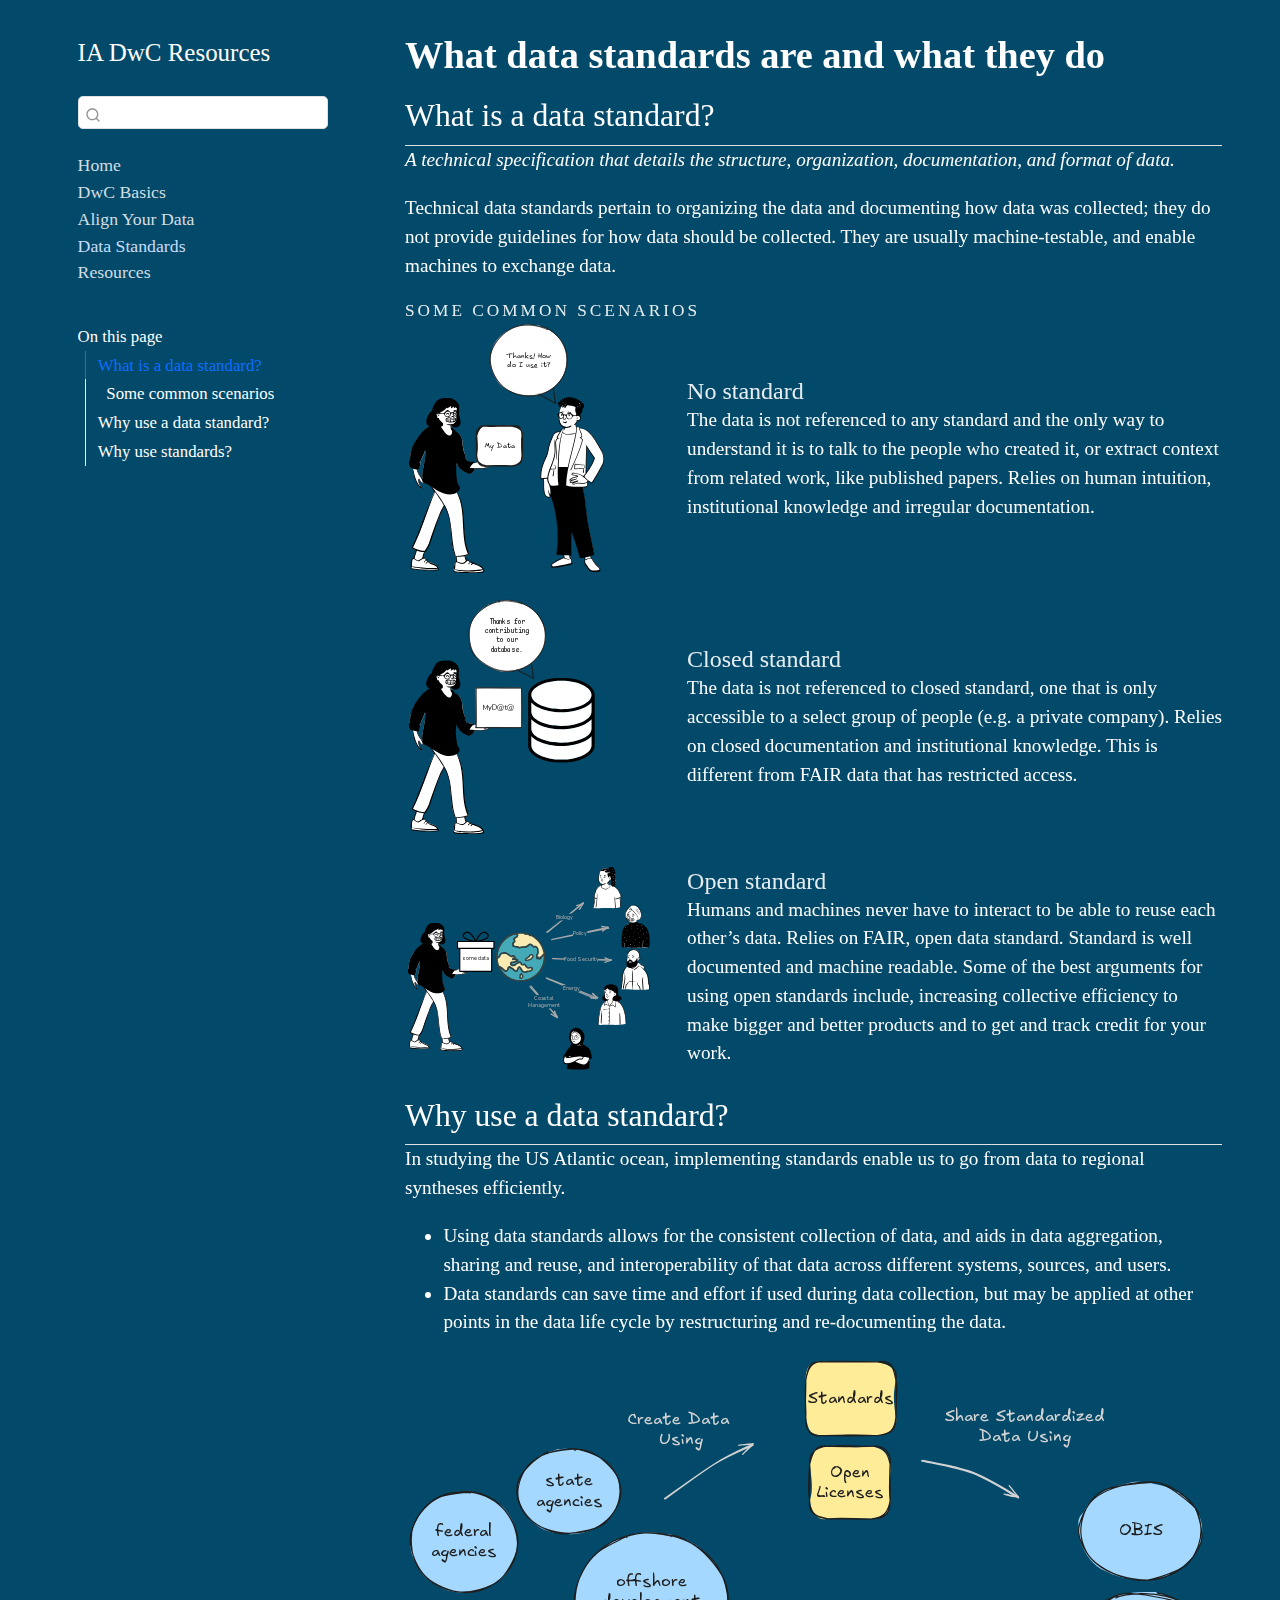
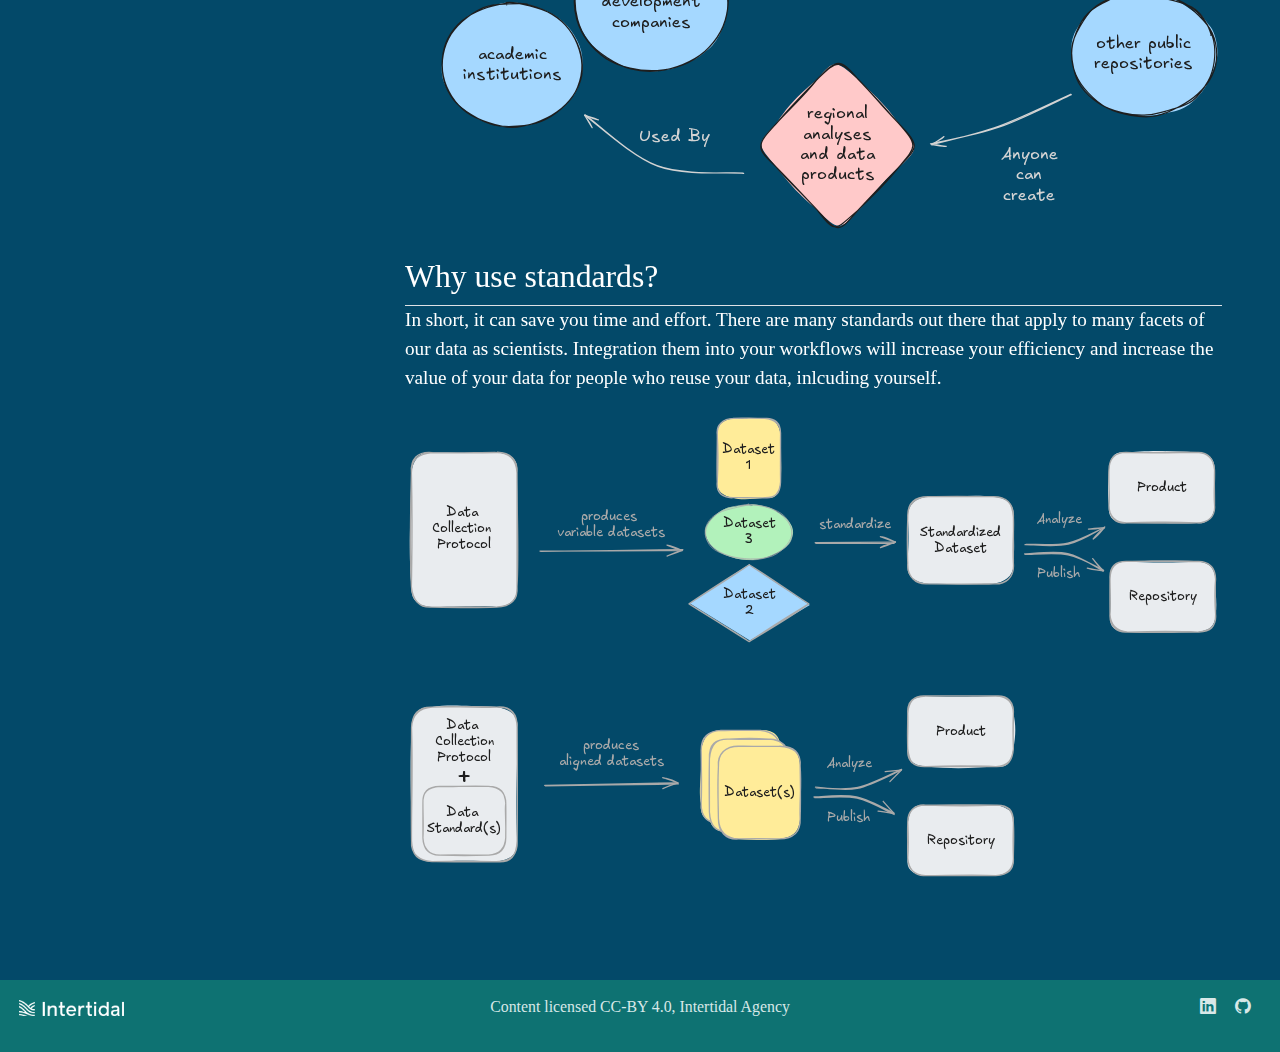
<file: data-standards.html>
<!DOCTYPE html>
<html xmlns="http://www.w3.org/1999/xhtml" lang="en" xml:lang="en"><head>

<meta charset="utf-8">
<meta name="generator" content="quarto-1.7.34">

<meta name="viewport" content="width=device-width, initial-scale=1.0, user-scalable=yes">


<title>What data standards are and what they do – IA DwC Resources</title>
<style>
code{white-space: pre-wrap;}
span.smallcaps{font-variant: small-caps;}
div.columns{display: flex; gap: min(4vw, 1.5em);}
div.column{flex: auto; overflow-x: auto;}
div.hanging-indent{margin-left: 1.5em; text-indent: -1.5em;}
ul.task-list{list-style: none;}
ul.task-list li input[type="checkbox"] {
  width: 0.8em;
  margin: 0 0.8em 0.2em -1em; /* quarto-specific, see https://github.com/quarto-dev/quarto-cli/issues/4556 */ 
  vertical-align: middle;
}
</style>


<script src="site_libs/quarto-nav/quarto-nav.js"></script>
<script src="site_libs/quarto-nav/headroom.min.js"></script>
<script src="site_libs/clipboard/clipboard.min.js"></script>
<script src="site_libs/quarto-search/autocomplete.umd.js"></script>
<script src="site_libs/quarto-search/fuse.min.js"></script>
<script src="site_libs/quarto-search/quarto-search.js"></script>
<meta name="quarto:offset" content="./">
<link href="./img/Intertidal-ProfilePic-Aqua-Bold.png" rel="icon" type="image/png">
<script src="site_libs/quarto-html/quarto.js" type="module"></script>
<script src="site_libs/quarto-html/tabsets/tabsets.js" type="module"></script>
<script src="site_libs/quarto-html/popper.min.js"></script>
<script src="site_libs/quarto-html/tippy.umd.min.js"></script>
<script src="site_libs/quarto-html/anchor.min.js"></script>
<link href="site_libs/quarto-html/tippy.css" rel="stylesheet">
<link href="site_libs/quarto-html/quarto-syntax-highlighting-dark-befe23ebd2f54d8af2c8a89d1a1611f1.css" rel="stylesheet" id="quarto-text-highlighting-styles">
<script src="site_libs/bootstrap/bootstrap.min.js"></script>
<link href="site_libs/bootstrap/bootstrap-icons.css" rel="stylesheet">
<link href="site_libs/bootstrap/bootstrap-f500666639104b717b2b68076c2653ea.min.css" rel="stylesheet" append-hash="true" id="quarto-bootstrap" data-mode="dark">
<script src="site_libs/quarto-contrib/glightbox/glightbox.min.js"></script>
<link href="site_libs/quarto-contrib/glightbox/glightbox.min.css" rel="stylesheet">
<link href="site_libs/quarto-contrib/glightbox/lightbox.css" rel="stylesheet">
<script id="quarto-search-options" type="application/json">{
  "location": "sidebar",
  "copy-button": false,
  "collapse-after": 3,
  "panel-placement": "start",
  "type": "textbox",
  "limit": 50,
  "keyboard-shortcut": [
    "f",
    "/",
    "s"
  ],
  "show-item-context": false,
  "language": {
    "search-no-results-text": "No results",
    "search-matching-documents-text": "matching documents",
    "search-copy-link-title": "Copy link to search",
    "search-hide-matches-text": "Hide additional matches",
    "search-more-match-text": "more match in this document",
    "search-more-matches-text": "more matches in this document",
    "search-clear-button-title": "Clear",
    "search-text-placeholder": "",
    "search-detached-cancel-button-title": "Cancel",
    "search-submit-button-title": "Submit",
    "search-label": "Search"
  }
}</script>


</head>

<body class="nav-sidebar floating quarto-light">

<div id="quarto-search-results"></div>
  <header id="quarto-header" class="headroom fixed-top">
  <nav class="quarto-secondary-nav">
    <div class="container-fluid d-flex">
      <button type="button" class="quarto-btn-toggle btn" data-bs-toggle="collapse" role="button" data-bs-target=".quarto-sidebar-collapse-item" aria-controls="quarto-sidebar" aria-expanded="false" aria-label="Toggle sidebar navigation" onclick="if (window.quartoToggleHeadroom) { window.quartoToggleHeadroom(); }">
        <i class="bi bi-layout-text-sidebar-reverse"></i>
      </button>
        <nav class="quarto-page-breadcrumbs" aria-label="breadcrumb"><ol class="breadcrumb"><li class="breadcrumb-item"><a href="./data-standards.html">Data Standards</a></li></ol></nav>
        <a class="flex-grow-1" role="navigation" data-bs-toggle="collapse" data-bs-target=".quarto-sidebar-collapse-item" aria-controls="quarto-sidebar" aria-expanded="false" aria-label="Toggle sidebar navigation" onclick="if (window.quartoToggleHeadroom) { window.quartoToggleHeadroom(); }">      
        </a>
      <button type="button" class="btn quarto-search-button" aria-label="Search" onclick="window.quartoOpenSearch();">
        <i class="bi bi-search"></i>
      </button>
    </div>
  </nav>
</header>
<!-- content -->
<div id="quarto-content" class="quarto-container page-columns page-rows-contents page-layout-full">
<!-- sidebar -->
  <nav id="quarto-sidebar" class="sidebar collapse collapse-horizontal quarto-sidebar-collapse-item sidebar-navigation floating overflow-auto">
    <div class="pt-lg-2 mt-2 text-left sidebar-header">
    <div class="sidebar-title mb-0 py-0">
      <a href="./">IA DwC Resources</a> 
    </div>
      </div>
        <div class="mt-2 flex-shrink-0 align-items-center">
        <div class="sidebar-search">
        <div id="quarto-search" class="" title="Search"></div>
        </div>
        </div>
    <div class="sidebar-menu-container"> 
    <ul class="list-unstyled mt-1">
        <li class="sidebar-item">
  <div class="sidebar-item-container"> 
  <a href="./index.html" class="sidebar-item-text sidebar-link">
 <span class="menu-text">Home</span></a>
  </div>
</li>
        <li class="sidebar-item">
  <div class="sidebar-item-container"> 
  <a href="./dwc-basics.html" class="sidebar-item-text sidebar-link">
 <span class="menu-text">DwC Basics</span></a>
  </div>
</li>
        <li class="sidebar-item">
  <div class="sidebar-item-container"> 
  <a href="./align-your-data.html" class="sidebar-item-text sidebar-link">
 <span class="menu-text">Align Your Data</span></a>
  </div>
</li>
        <li class="sidebar-item">
  <div class="sidebar-item-container"> 
  <a href="./data-standards.html" class="sidebar-item-text sidebar-link active">
 <span class="menu-text">Data Standards</span></a>
  </div>
</li>
        <li class="sidebar-item">
  <div class="sidebar-item-container"> 
  <a href="./resources.html" class="sidebar-item-text sidebar-link">
 <span class="menu-text">Resources</span></a>
  </div>
</li>
    </ul>
    </div>
    <nav id="TOC" role="doc-toc" class="toc-active">
    <h2 id="toc-title">On this page</h2>
   
  <ul>
  <li><a href="#what-is-a-data-standard" id="toc-what-is-a-data-standard" class="nav-link active" data-scroll-target="#what-is-a-data-standard">What is a data standard?</a>
  <ul>
  <li><a href="#some-common-scenarios" id="toc-some-common-scenarios" class="nav-link" data-scroll-target="#some-common-scenarios">Some common scenarios</a></li>
  </ul></li>
  <li><a href="#why-use-a-data-standard" id="toc-why-use-a-data-standard" class="nav-link" data-scroll-target="#why-use-a-data-standard">Why use a data standard?</a></li>
  <li><a href="#why-use-standards" id="toc-why-use-standards" class="nav-link" data-scroll-target="#why-use-standards">Why use standards?</a></li>
  </ul>
</nav>
</nav>
<div id="quarto-sidebar-glass" class="quarto-sidebar-collapse-item" data-bs-toggle="collapse" data-bs-target=".quarto-sidebar-collapse-item"></div>
<!-- margin-sidebar -->
    <div id="quarto-margin-sidebar" class="sidebar margin-sidebar zindex-bottom">
    </div>
<!-- main -->
<main class="content column-page-right" id="quarto-document-content">

<header id="title-block-header" class="quarto-title-block default">
<div class="quarto-title">
<h1 class="title">What data standards are and what they do</h1>
</div>



<div class="quarto-title-meta column-page-right">

    
  
    
  </div>
  


</header>


<section id="what-is-a-data-standard" class="level2">
<h2 class="anchored" data-anchor-id="what-is-a-data-standard">What is a data standard?</h2>
<p><em>A technical specification that details the structure, organization, documentation, and format of data.</em></p>
<p>Technical data standards pertain to organizing the data and documenting how data was collected; they do not provide guidelines for how data should be collected. They are usually machine-testable, and enable machines to exchange data.</p>
<section id="some-common-scenarios" class="level3">
<h3 class="anchored" data-anchor-id="some-common-scenarios">Some common scenarios</h3>
<div class="grid align-items-center">
<div class="g-col-4">
<p><a href="img/excalidraw_illustrations/no_standard.svg" class="lightbox" data-gallery="quarto-lightbox-gallery-1"><img src="img/excalidraw_illustrations/no_standard.svg" class="img-fluid" style="width:80.0%" alt="A drawing of two people exchanging data without a standard."></a></p>
</div>
<section id="no-standard" class="level4 g-col-8">
<h4 class="anchored" data-anchor-id="no-standard">No standard</h4>
<p>The data is not referenced to any standard and the only way to understand it is to talk to the people who created it, or extract context from related work, like published papers. Relies on human intuition, institutional knowledge and irregular documentation.</p>
</section>
</div>
<div class="grid align-items-center">
<div class="g-col-4">
<p><a href="img/excalidraw_illustrations/closed_standard.svg" class="lightbox" data-gallery="quarto-lightbox-gallery-2"><img src="img/excalidraw_illustrations/closed_standard.svg" class="img-fluid" style="width:80.0%" alt="A drawing of a person giving data to a closed database."></a></p>
</div>
<section id="closed-standard" class="level4 g-col-8">
<h4 class="anchored" data-anchor-id="closed-standard">Closed standard</h4>
<p>The data is not referenced to closed standard, one that is only accessible to a select group of people (e.g.&nbsp;a private company). Relies on closed documentation and institutional knowledge. This is different from FAIR data that has restricted access.</p>
</section>
</div>
<div class="grid align-items-center">
<div class="g-col-4">
<p><a href="img/excalidraw_illustrations/open_standard.svg" class="lightbox" data-gallery="quarto-lightbox-gallery-3"><img src="img/excalidraw_illustrations/open_standard.svg" class="img-fluid" style="width:100.0%" alt="A drawing of data being exchanged across the world via an open standard."></a></p>
</div>
<section id="open-standard" class="level4 g-col-8">
<h4 class="anchored" data-anchor-id="open-standard">Open standard</h4>
<p>Humans and machines never have to interact to be able to reuse each other’s data. Relies on FAIR, open data standard. Standard is well documented and machine readable. Some of the best arguments for using open standards include, increasing collective efficiency to make bigger and better products and to get and track credit for your work.</p>
</section>
</div>
</section>
</section>
<section id="why-use-a-data-standard" class="level2">
<h2 class="anchored" data-anchor-id="why-use-a-data-standard">Why use a data standard?</h2>
<p>In studying the US Atlantic ocean, implementing standards enable us to go from data to regional syntheses efficiently.</p>
<ul>
<li>Using data standards allows for the consistent collection of data, and aids in data aggregation, sharing and reuse, and interoperability of that data across different systems, sources, and users.</li>
<li>Data standards can save time and effort if used during data collection, but may be applied at other points in the data life cycle by restructuring and re-documenting the data.</li>
</ul>
<p><img src="img/excalidraw_illustrations/general_data_flow.svg" class="img-fluid"></p>
</section>
<section id="why-use-standards" class="level2">
<h2 class="anchored" data-anchor-id="why-use-standards">Why use standards?</h2>
<p>In short, it can save you time and effort. There are many standards out there that apply to many facets of our data as scientists. Integration them into your workflows will increase your efficiency and increase the value of your data for people who reuse your data, inlcuding yourself.</p>
<p><img src="img/excalidraw_illustrations/efficiency.svg" class="img-fluid"></p>


</section>

</main> <!-- /main -->
<script id="quarto-html-after-body" type="application/javascript">
  window.document.addEventListener("DOMContentLoaded", function (event) {
    const icon = "";
    const anchorJS = new window.AnchorJS();
    anchorJS.options = {
      placement: 'right',
      icon: icon
    };
    anchorJS.add('.anchored');
    const isCodeAnnotation = (el) => {
      for (const clz of el.classList) {
        if (clz.startsWith('code-annotation-')) {                     
          return true;
        }
      }
      return false;
    }
    const onCopySuccess = function(e) {
      // button target
      const button = e.trigger;
      // don't keep focus
      button.blur();
      // flash "checked"
      button.classList.add('code-copy-button-checked');
      var currentTitle = button.getAttribute("title");
      button.setAttribute("title", "Copied!");
      let tooltip;
      if (window.bootstrap) {
        button.setAttribute("data-bs-toggle", "tooltip");
        button.setAttribute("data-bs-placement", "left");
        button.setAttribute("data-bs-title", "Copied!");
        tooltip = new bootstrap.Tooltip(button, 
          { trigger: "manual", 
            customClass: "code-copy-button-tooltip",
            offset: [0, -8]});
        tooltip.show();    
      }
      setTimeout(function() {
        if (tooltip) {
          tooltip.hide();
          button.removeAttribute("data-bs-title");
          button.removeAttribute("data-bs-toggle");
          button.removeAttribute("data-bs-placement");
        }
        button.setAttribute("title", currentTitle);
        button.classList.remove('code-copy-button-checked');
      }, 1000);
      // clear code selection
      e.clearSelection();
    }
    const getTextToCopy = function(trigger) {
        const codeEl = trigger.previousElementSibling.cloneNode(true);
        for (const childEl of codeEl.children) {
          if (isCodeAnnotation(childEl)) {
            childEl.remove();
          }
        }
        return codeEl.innerText;
    }
    const clipboard = new window.ClipboardJS('.code-copy-button:not([data-in-quarto-modal])', {
      text: getTextToCopy
    });
    clipboard.on('success', onCopySuccess);
    if (window.document.getElementById('quarto-embedded-source-code-modal')) {
      const clipboardModal = new window.ClipboardJS('.code-copy-button[data-in-quarto-modal]', {
        text: getTextToCopy,
        container: window.document.getElementById('quarto-embedded-source-code-modal')
      });
      clipboardModal.on('success', onCopySuccess);
    }
      var localhostRegex = new RegExp(/^(?:http|https):\/\/localhost\:?[0-9]*\//);
      var mailtoRegex = new RegExp(/^mailto:/);
        var filterRegex = new RegExp("https:\/\/intertidalagency\.github\.io\/ia-dwc-resources\/");
      var isInternal = (href) => {
          return filterRegex.test(href) || localhostRegex.test(href) || mailtoRegex.test(href);
      }
      // Inspect non-navigation links and adorn them if external
     var links = window.document.querySelectorAll('a[href]:not(.nav-link):not(.navbar-brand):not(.toc-action):not(.sidebar-link):not(.sidebar-item-toggle):not(.pagination-link):not(.no-external):not([aria-hidden]):not(.dropdown-item):not(.quarto-navigation-tool):not(.about-link)');
      for (var i=0; i<links.length; i++) {
        const link = links[i];
        if (!isInternal(link.href)) {
          // undo the damage that might have been done by quarto-nav.js in the case of
          // links that we want to consider external
          if (link.dataset.originalHref !== undefined) {
            link.href = link.dataset.originalHref;
          }
        }
      }
    function tippyHover(el, contentFn, onTriggerFn, onUntriggerFn) {
      const config = {
        allowHTML: true,
        maxWidth: 500,
        delay: 100,
        arrow: false,
        appendTo: function(el) {
            return el.parentElement;
        },
        interactive: true,
        interactiveBorder: 10,
        theme: 'quarto',
        placement: 'bottom-start',
      };
      if (contentFn) {
        config.content = contentFn;
      }
      if (onTriggerFn) {
        config.onTrigger = onTriggerFn;
      }
      if (onUntriggerFn) {
        config.onUntrigger = onUntriggerFn;
      }
      window.tippy(el, config); 
    }
    const noterefs = window.document.querySelectorAll('a[role="doc-noteref"]');
    for (var i=0; i<noterefs.length; i++) {
      const ref = noterefs[i];
      tippyHover(ref, function() {
        // use id or data attribute instead here
        let href = ref.getAttribute('data-footnote-href') || ref.getAttribute('href');
        try { href = new URL(href).hash; } catch {}
        const id = href.replace(/^#\/?/, "");
        const note = window.document.getElementById(id);
        if (note) {
          return note.innerHTML;
        } else {
          return "";
        }
      });
    }
    const xrefs = window.document.querySelectorAll('a.quarto-xref');
    const processXRef = (id, note) => {
      // Strip column container classes
      const stripColumnClz = (el) => {
        el.classList.remove("page-full", "page-columns");
        if (el.children) {
          for (const child of el.children) {
            stripColumnClz(child);
          }
        }
      }
      stripColumnClz(note)
      if (id === null || id.startsWith('sec-')) {
        // Special case sections, only their first couple elements
        const container = document.createElement("div");
        if (note.children && note.children.length > 2) {
          container.appendChild(note.children[0].cloneNode(true));
          for (let i = 1; i < note.children.length; i++) {
            const child = note.children[i];
            if (child.tagName === "P" && child.innerText === "") {
              continue;
            } else {
              container.appendChild(child.cloneNode(true));
              break;
            }
          }
          if (window.Quarto?.typesetMath) {
            window.Quarto.typesetMath(container);
          }
          return container.innerHTML
        } else {
          if (window.Quarto?.typesetMath) {
            window.Quarto.typesetMath(note);
          }
          return note.innerHTML;
        }
      } else {
        // Remove any anchor links if they are present
        const anchorLink = note.querySelector('a.anchorjs-link');
        if (anchorLink) {
          anchorLink.remove();
        }
        if (window.Quarto?.typesetMath) {
          window.Quarto.typesetMath(note);
        }
        if (note.classList.contains("callout")) {
          return note.outerHTML;
        } else {
          return note.innerHTML;
        }
      }
    }
    for (var i=0; i<xrefs.length; i++) {
      const xref = xrefs[i];
      tippyHover(xref, undefined, function(instance) {
        instance.disable();
        let url = xref.getAttribute('href');
        let hash = undefined; 
        if (url.startsWith('#')) {
          hash = url;
        } else {
          try { hash = new URL(url).hash; } catch {}
        }
        if (hash) {
          const id = hash.replace(/^#\/?/, "");
          const note = window.document.getElementById(id);
          if (note !== null) {
            try {
              const html = processXRef(id, note.cloneNode(true));
              instance.setContent(html);
            } finally {
              instance.enable();
              instance.show();
            }
          } else {
            // See if we can fetch this
            fetch(url.split('#')[0])
            .then(res => res.text())
            .then(html => {
              const parser = new DOMParser();
              const htmlDoc = parser.parseFromString(html, "text/html");
              const note = htmlDoc.getElementById(id);
              if (note !== null) {
                const html = processXRef(id, note);
                instance.setContent(html);
              } 
            }).finally(() => {
              instance.enable();
              instance.show();
            });
          }
        } else {
          // See if we can fetch a full url (with no hash to target)
          // This is a special case and we should probably do some content thinning / targeting
          fetch(url)
          .then(res => res.text())
          .then(html => {
            const parser = new DOMParser();
            const htmlDoc = parser.parseFromString(html, "text/html");
            const note = htmlDoc.querySelector('main.content');
            if (note !== null) {
              // This should only happen for chapter cross references
              // (since there is no id in the URL)
              // remove the first header
              if (note.children.length > 0 && note.children[0].tagName === "HEADER") {
                note.children[0].remove();
              }
              const html = processXRef(null, note);
              instance.setContent(html);
            } 
          }).finally(() => {
            instance.enable();
            instance.show();
          });
        }
      }, function(instance) {
      });
    }
        let selectedAnnoteEl;
        const selectorForAnnotation = ( cell, annotation) => {
          let cellAttr = 'data-code-cell="' + cell + '"';
          let lineAttr = 'data-code-annotation="' +  annotation + '"';
          const selector = 'span[' + cellAttr + '][' + lineAttr + ']';
          return selector;
        }
        const selectCodeLines = (annoteEl) => {
          const doc = window.document;
          const targetCell = annoteEl.getAttribute("data-target-cell");
          const targetAnnotation = annoteEl.getAttribute("data-target-annotation");
          const annoteSpan = window.document.querySelector(selectorForAnnotation(targetCell, targetAnnotation));
          const lines = annoteSpan.getAttribute("data-code-lines").split(",");
          const lineIds = lines.map((line) => {
            return targetCell + "-" + line;
          })
          let top = null;
          let height = null;
          let parent = null;
          if (lineIds.length > 0) {
              //compute the position of the single el (top and bottom and make a div)
              const el = window.document.getElementById(lineIds[0]);
              top = el.offsetTop;
              height = el.offsetHeight;
              parent = el.parentElement.parentElement;
            if (lineIds.length > 1) {
              const lastEl = window.document.getElementById(lineIds[lineIds.length - 1]);
              const bottom = lastEl.offsetTop + lastEl.offsetHeight;
              height = bottom - top;
            }
            if (top !== null && height !== null && parent !== null) {
              // cook up a div (if necessary) and position it 
              let div = window.document.getElementById("code-annotation-line-highlight");
              if (div === null) {
                div = window.document.createElement("div");
                div.setAttribute("id", "code-annotation-line-highlight");
                div.style.position = 'absolute';
                parent.appendChild(div);
              }
              div.style.top = top - 2 + "px";
              div.style.height = height + 4 + "px";
              div.style.left = 0;
              let gutterDiv = window.document.getElementById("code-annotation-line-highlight-gutter");
              if (gutterDiv === null) {
                gutterDiv = window.document.createElement("div");
                gutterDiv.setAttribute("id", "code-annotation-line-highlight-gutter");
                gutterDiv.style.position = 'absolute';
                const codeCell = window.document.getElementById(targetCell);
                const gutter = codeCell.querySelector('.code-annotation-gutter');
                gutter.appendChild(gutterDiv);
              }
              gutterDiv.style.top = top - 2 + "px";
              gutterDiv.style.height = height + 4 + "px";
            }
            selectedAnnoteEl = annoteEl;
          }
        };
        const unselectCodeLines = () => {
          const elementsIds = ["code-annotation-line-highlight", "code-annotation-line-highlight-gutter"];
          elementsIds.forEach((elId) => {
            const div = window.document.getElementById(elId);
            if (div) {
              div.remove();
            }
          });
          selectedAnnoteEl = undefined;
        };
          // Handle positioning of the toggle
      window.addEventListener(
        "resize",
        throttle(() => {
          elRect = undefined;
          if (selectedAnnoteEl) {
            selectCodeLines(selectedAnnoteEl);
          }
        }, 10)
      );
      function throttle(fn, ms) {
      let throttle = false;
      let timer;
        return (...args) => {
          if(!throttle) { // first call gets through
              fn.apply(this, args);
              throttle = true;
          } else { // all the others get throttled
              if(timer) clearTimeout(timer); // cancel #2
              timer = setTimeout(() => {
                fn.apply(this, args);
                timer = throttle = false;
              }, ms);
          }
        };
      }
        // Attach click handler to the DT
        const annoteDls = window.document.querySelectorAll('dt[data-target-cell]');
        for (const annoteDlNode of annoteDls) {
          annoteDlNode.addEventListener('click', (event) => {
            const clickedEl = event.target;
            if (clickedEl !== selectedAnnoteEl) {
              unselectCodeLines();
              const activeEl = window.document.querySelector('dt[data-target-cell].code-annotation-active');
              if (activeEl) {
                activeEl.classList.remove('code-annotation-active');
              }
              selectCodeLines(clickedEl);
              clickedEl.classList.add('code-annotation-active');
            } else {
              // Unselect the line
              unselectCodeLines();
              clickedEl.classList.remove('code-annotation-active');
            }
          });
        }
    const findCites = (el) => {
      const parentEl = el.parentElement;
      if (parentEl) {
        const cites = parentEl.dataset.cites;
        if (cites) {
          return {
            el,
            cites: cites.split(' ')
          };
        } else {
          return findCites(el.parentElement)
        }
      } else {
        return undefined;
      }
    };
    var bibliorefs = window.document.querySelectorAll('a[role="doc-biblioref"]');
    for (var i=0; i<bibliorefs.length; i++) {
      const ref = bibliorefs[i];
      const citeInfo = findCites(ref);
      if (citeInfo) {
        tippyHover(citeInfo.el, function() {
          var popup = window.document.createElement('div');
          citeInfo.cites.forEach(function(cite) {
            var citeDiv = window.document.createElement('div');
            citeDiv.classList.add('hanging-indent');
            citeDiv.classList.add('csl-entry');
            var biblioDiv = window.document.getElementById('ref-' + cite);
            if (biblioDiv) {
              citeDiv.innerHTML = biblioDiv.innerHTML;
            }
            popup.appendChild(citeDiv);
          });
          return popup.innerHTML;
        });
      }
    }
  });
  </script>
</div> <!-- /content -->
<footer class="footer">
  <div class="nav-footer">
    <div class="nav-footer-left">
<p><a href="https://intertidalagency.org"> <img src="img/Intertidal_PrimaryLogo_Bold_White.png" width="105"> </a></p>
</div>   
    <div class="nav-footer-center">
<p>Content licensed CC-BY 4.0, Intertidal Agency</p>
</div>
    <div class="nav-footer-right">
      <ul class="footer-items list-unstyled">
    <li class="nav-item compact">
    <a class="nav-link" href="https://www.linkedin.com/company/intertidal-agency/">
      <i class="bi bi-linkedin" role="img">
</i> 
    </a>
  </li>  
    <li class="nav-item compact">
    <a class="nav-link" href="https://github.com/intertidalagency/ia-guides-resources">
      <i class="bi bi-github" role="img">
</i> 
    </a>
  </li>  
</ul>
    </div>
  </div>
</footer>
<script>var lightboxQuarto = GLightbox({"closeEffect":"zoom","descPosition":"bottom","loop":false,"openEffect":"zoom","selector":".lightbox"});
(function() {
  let previousOnload = window.onload;
  window.onload = () => {
    if (previousOnload) {
      previousOnload();
    }
    lightboxQuarto.on('slide_before_load', (data) => {
      const { slideIndex, slideNode, slideConfig, player, trigger } = data;
      const href = trigger.getAttribute('href');
      if (href !== null) {
        const imgEl = window.document.querySelector(`a[href="${href}"] img`);
        if (imgEl !== null) {
          const srcAttr = imgEl.getAttribute("src");
          if (srcAttr && srcAttr.startsWith("data:")) {
            slideConfig.href = srcAttr;
          }
        }
      } 
    });
  
    lightboxQuarto.on('slide_after_load', (data) => {
      const { slideIndex, slideNode, slideConfig, player, trigger } = data;
      if (window.Quarto?.typesetMath) {
        window.Quarto.typesetMath(slideNode);
      }
    });
  
  };
  
})();
          </script>




</body></html>
</file>
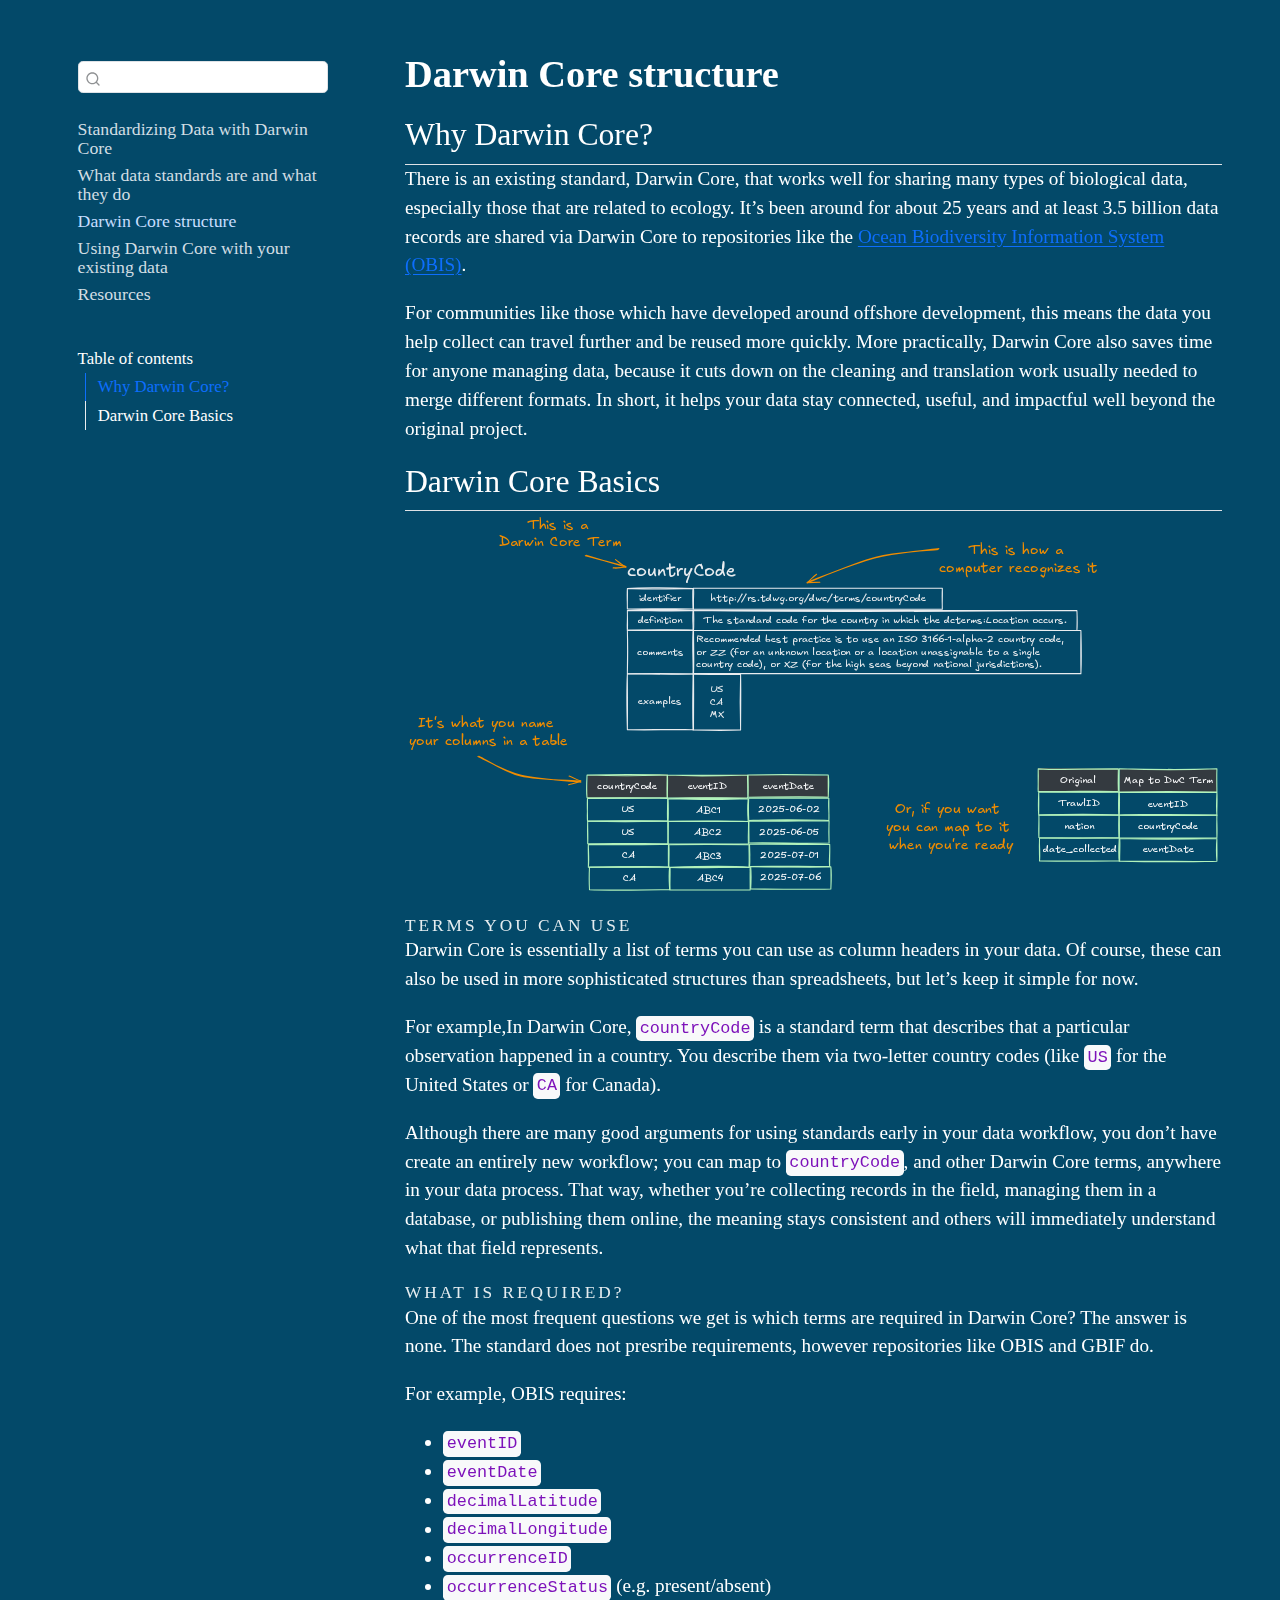
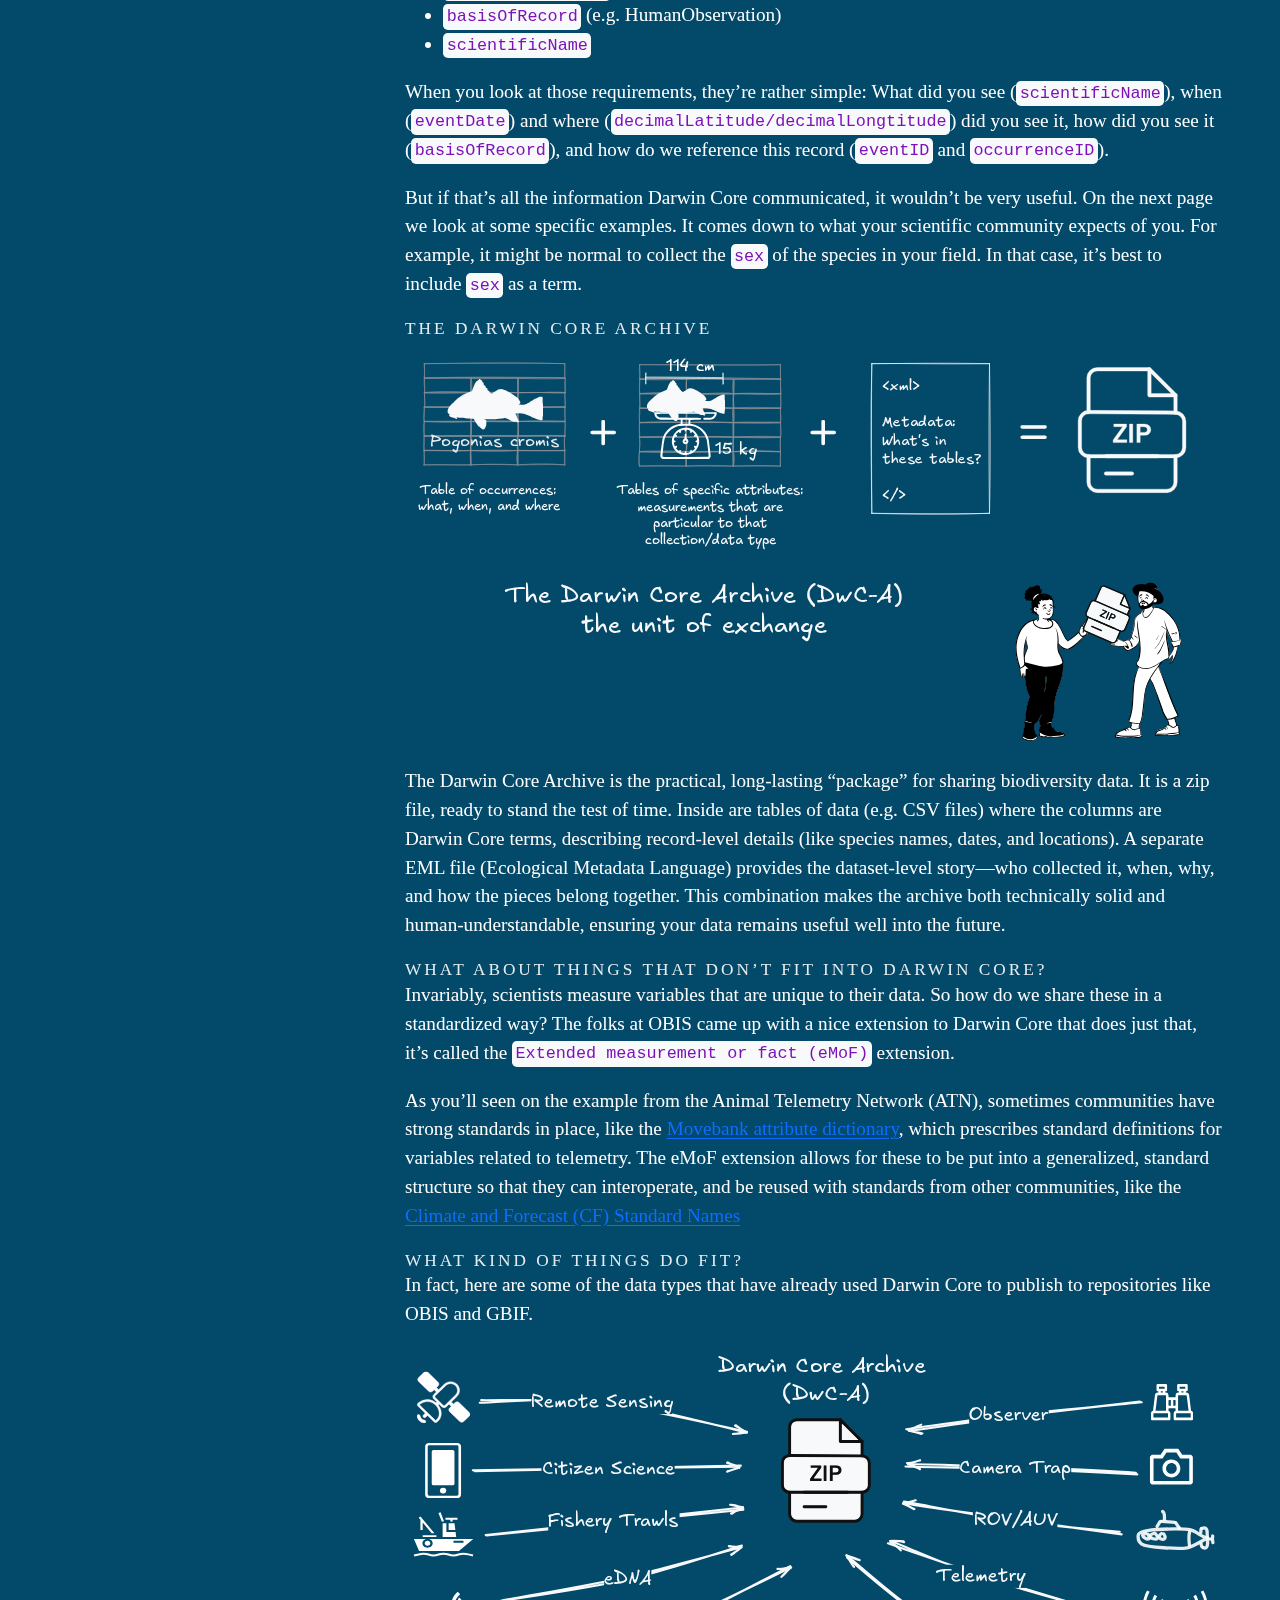
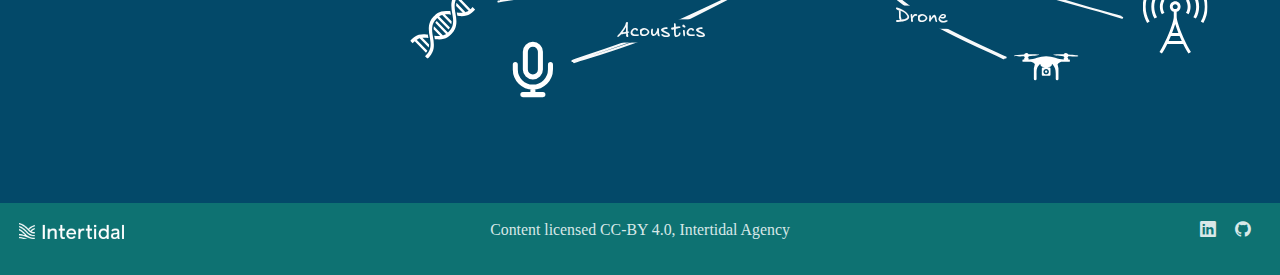
<file: dwc-basics.html>
<!DOCTYPE html>
<html xmlns="http://www.w3.org/1999/xhtml" lang="en" xml:lang="en"><head>

<meta charset="utf-8">
<meta name="generator" content="quarto-1.7.31">

<meta name="viewport" content="width=device-width, initial-scale=1.0, user-scalable=yes">

<meta name="author" content="Intertidal Agency">

<title>Darwin Core structure</title>
<style>
code{white-space: pre-wrap;}
span.smallcaps{font-variant: small-caps;}
div.columns{display: flex; gap: min(4vw, 1.5em);}
div.column{flex: auto; overflow-x: auto;}
div.hanging-indent{margin-left: 1.5em; text-indent: -1.5em;}
ul.task-list{list-style: none;}
ul.task-list li input[type="checkbox"] {
  width: 0.8em;
  margin: 0 0.8em 0.2em -1em; /* quarto-specific, see https://github.com/quarto-dev/quarto-cli/issues/4556 */ 
  vertical-align: middle;
}
</style>


<script src="site_libs/quarto-nav/quarto-nav.js"></script>
<script src="site_libs/quarto-nav/headroom.min.js"></script>
<script src="site_libs/clipboard/clipboard.min.js"></script>
<script src="site_libs/quarto-search/autocomplete.umd.js"></script>
<script src="site_libs/quarto-search/fuse.min.js"></script>
<script src="site_libs/quarto-search/quarto-search.js"></script>
<meta name="quarto:offset" content="./">
<link href=".//img/Intertidal-ProfilePic-Aqua-Bold.png" rel="icon" type="image/png">
<script src="site_libs/quarto-html/quarto.js" type="module"></script>
<script src="site_libs/quarto-html/tabsets/tabsets.js" type="module"></script>
<script src="site_libs/quarto-html/popper.min.js"></script>
<script src="site_libs/quarto-html/tippy.umd.min.js"></script>
<script src="site_libs/quarto-html/anchor.min.js"></script>
<link href="site_libs/quarto-html/tippy.css" rel="stylesheet">
<link href="site_libs/quarto-html/quarto-syntax-highlighting-dark-8ef56b68f8fa1e9d2ba328e99e439f80.css" rel="stylesheet" id="quarto-text-highlighting-styles">
<script src="site_libs/bootstrap/bootstrap.min.js"></script>
<link href="site_libs/bootstrap/bootstrap-icons.css" rel="stylesheet">
<link href="site_libs/bootstrap/bootstrap-c7226e9499eb6e420af092cb730e78a1.min.css" rel="stylesheet" append-hash="true" id="quarto-bootstrap" data-mode="dark">
<script id="quarto-search-options" type="application/json">{
  "location": "sidebar",
  "copy-button": false,
  "collapse-after": 3,
  "panel-placement": "start",
  "type": "textbox",
  "limit": 50,
  "keyboard-shortcut": [
    "f",
    "/",
    "s"
  ],
  "language": {
    "search-no-results-text": "No results",
    "search-matching-documents-text": "matching documents",
    "search-copy-link-title": "Copy link to search",
    "search-hide-matches-text": "Hide additional matches",
    "search-more-match-text": "more match in this document",
    "search-more-matches-text": "more matches in this document",
    "search-clear-button-title": "Clear",
    "search-text-placeholder": "",
    "search-detached-cancel-button-title": "Cancel",
    "search-submit-button-title": "Submit",
    "search-label": "Search"
  }
}</script>


</head>

<body class="nav-sidebar floating nav-fixed quarto-light">

<div id="quarto-search-results"></div>
  <header id="quarto-header" class="headroom fixed-top">
    <nav class="navbar navbar-expand-lg " data-bs-theme="dark">
      <div class="navbar-container container-fluid">
        <div class="quarto-navbar-tools tools-end">
</div>
      </div> <!-- /container-fluid -->
    </nav>
  <nav class="quarto-secondary-nav">
    <div class="container-fluid d-flex">
      <button type="button" class="quarto-btn-toggle btn" data-bs-toggle="collapse" role="button" data-bs-target=".quarto-sidebar-collapse-item" aria-controls="quarto-sidebar" aria-expanded="false" aria-label="Toggle sidebar navigation" onclick="if (window.quartoToggleHeadroom) { window.quartoToggleHeadroom(); }">
        <i class="bi bi-layout-text-sidebar-reverse"></i>
      </button>
        <nav class="quarto-page-breadcrumbs" aria-label="breadcrumb"><ol class="breadcrumb"><li class="breadcrumb-item"><a href="./dwc-basics.html"><span class="chapter-title">Darwin Core structure</span></a></li></ol></nav>
        <a class="flex-grow-1" role="navigation" data-bs-toggle="collapse" data-bs-target=".quarto-sidebar-collapse-item" aria-controls="quarto-sidebar" aria-expanded="false" aria-label="Toggle sidebar navigation" onclick="if (window.quartoToggleHeadroom) { window.quartoToggleHeadroom(); }">      
        </a>
      <button type="button" class="btn quarto-search-button" aria-label="Search" onclick="window.quartoOpenSearch();">
        <i class="bi bi-search"></i>
      </button>
    </div>
  </nav>
</header>
<!-- content -->
<div id="quarto-content" class="quarto-container page-columns page-rows-contents page-layout-full page-navbar">
<!-- sidebar -->
  <nav id="quarto-sidebar" class="sidebar collapse collapse-horizontal quarto-sidebar-collapse-item sidebar-navigation floating overflow-auto">
        <div class="mt-2 flex-shrink-0 align-items-center">
        <div class="sidebar-search">
        <div id="quarto-search" class="" title="Search"></div>
        </div>
        </div>
    <div class="sidebar-menu-container"> 
    <ul class="list-unstyled mt-1">
        <li class="sidebar-item">
  <div class="sidebar-item-container"> 
  <a href="./index.html" class="sidebar-item-text sidebar-link"><span class="chapter-title">Standardizing Data with Darwin Core</span></a>
  </div>
</li>
        <li class="sidebar-item">
  <div class="sidebar-item-container"> 
  <a href="./data-standards.html" class="sidebar-item-text sidebar-link"><span class="chapter-title">What data standards are and what they do</span></a>
  </div>
</li>
        <li class="sidebar-item">
  <div class="sidebar-item-container"> 
  <a href="./dwc-basics.html" class="sidebar-item-text sidebar-link active"><span class="chapter-title">Darwin Core structure</span></a>
  </div>
</li>
        <li class="sidebar-item">
  <div class="sidebar-item-container"> 
  <a href="./align-your-data.html" class="sidebar-item-text sidebar-link"><span class="chapter-title">Using Darwin Core with your existing data</span></a>
  </div>
</li>
        <li class="sidebar-item">
  <div class="sidebar-item-container"> 
  <a href="./resources.html" class="sidebar-item-text sidebar-link"><span class="chapter-title">Resources</span></a>
  </div>
</li>
    </ul>
    </div>
    <nav id="TOC" role="doc-toc" class="toc-active">
    <h2 id="toc-title">Table of contents</h2>
   
  <ul>
  <li><a href="#why-darwin-core" id="toc-why-darwin-core" class="nav-link active" data-scroll-target="#why-darwin-core">Why Darwin Core?</a></li>
  <li><a href="#darwin-core-basics" id="toc-darwin-core-basics" class="nav-link" data-scroll-target="#darwin-core-basics">Darwin Core Basics</a>
  <ul>
  <li><a href="#terms-you-can-use" id="toc-terms-you-can-use" class="nav-link" data-scroll-target="#terms-you-can-use">Terms you can use</a></li>
  <li><a href="#what-is-required" id="toc-what-is-required" class="nav-link" data-scroll-target="#what-is-required">What is required?</a></li>
  <li><a href="#the-darwin-core-archive" id="toc-the-darwin-core-archive" class="nav-link" data-scroll-target="#the-darwin-core-archive">The Darwin Core Archive</a></li>
  <li><a href="#what-about-things-that-dont-fit-into-darwin-core" id="toc-what-about-things-that-dont-fit-into-darwin-core" class="nav-link" data-scroll-target="#what-about-things-that-dont-fit-into-darwin-core">What about things that don’t fit into Darwin Core?</a></li>
  <li><a href="#what-kind-of-things-do-fit" id="toc-what-kind-of-things-do-fit" class="nav-link" data-scroll-target="#what-kind-of-things-do-fit">What kind of things do fit?</a></li>
  </ul></li>
  </ul>
</nav>
</nav>
<div id="quarto-sidebar-glass" class="quarto-sidebar-collapse-item" data-bs-toggle="collapse" data-bs-target=".quarto-sidebar-collapse-item"></div>
<!-- margin-sidebar -->
    <div id="quarto-margin-sidebar" class="sidebar margin-sidebar zindex-bottom">
    </div>
<!-- main -->
<main class="content column-page-right" id="quarto-document-content">

<header id="title-block-header" class="quarto-title-block default">
<div class="quarto-title">
<h1 class="title"><span class="chapter-title">Darwin Core structure</span></h1>
</div>



<div class="quarto-title-meta column-page-right">

    
  
    
  </div>
  


</header>


<section id="why-darwin-core" class="level2">
<h2 class="anchored" data-anchor-id="why-darwin-core">Why Darwin Core?</h2>
<p>There is an existing standard, Darwin Core, that works well for sharing many types of biological data, especially those that are related to ecology. It’s been around for about 25 years and at least 3.5 billion data records are shared via Darwin Core to repositories like the <a href="https://obis.org/">Ocean Biodiversity Information System (OBIS)</a>.</p>
<p>For communities like those which have developed around offshore development, this means the data you help collect can travel further and be reused more quickly. More practically, Darwin Core also saves time for anyone managing data, because it cuts down on the cleaning and translation work usually needed to merge different formats. In short, it helps your data stay connected, useful, and impactful well beyond the original project.</p>
</section>
<section id="darwin-core-basics" class="level2">
<h2 class="anchored" data-anchor-id="darwin-core-basics">Darwin Core Basics</h2>
<p><img src="img/excalidraw_illustrations/single_DwC_term.svg" class="img-fluid"></p>
<section id="terms-you-can-use" class="level3">
<h3 class="anchored" data-anchor-id="terms-you-can-use">Terms you can use</h3>
<p>Darwin Core is essentially a list of terms you can use as column headers in your data. Of course, these can also be used in more sophisticated structures than spreadsheets, but let’s keep it simple for now.</p>
<p>For example,In Darwin Core, <code>countryCode</code> is a standard term that describes that a particular observation happened in a country. You describe them via two-letter country codes (like <code>US</code> for the United States or <code>CA</code> for Canada).</p>
<p>Although there are many good arguments for using standards early in your data workflow, you don’t have create an entirely new workflow; you can map to <code>countryCode</code>, and other Darwin Core terms, anywhere in your data process. That way, whether you’re collecting records in the field, managing them in a database, or publishing them online, the meaning stays consistent and others will immediately understand what that field represents.</p>
</section>
<section id="what-is-required" class="level3">
<h3 class="anchored" data-anchor-id="what-is-required">What is required?</h3>
<p>One of the most frequent questions we get is which terms are required in Darwin Core? The answer is none. The standard does not presribe requirements, however repositories like OBIS and GBIF do.</p>
<p>For example, OBIS requires:</p>
<ul>
<li><code>eventID</code></li>
<li><code>eventDate</code></li>
<li><code>decimalLatitude</code></li>
<li><code>decimalLongitude</code></li>
<li><code>occurrenceID</code></li>
<li><code>occurrenceStatus</code> (e.g.&nbsp;present/absent)</li>
<li><code>basisOfRecord</code> (e.g.&nbsp;HumanObservation)</li>
<li><code>scientificName</code></li>
</ul>
<p>When you look at those requirements, they’re rather simple: What did you see (<code>scientificName</code>), when (<code>eventDate</code>) and where (<code>decimalLatitude/decimalLongtitude</code>) did you see it, how did you see it (<code>basisOfRecord</code>), and how do we reference this record (<code>eventID</code> and <code>occurrenceID</code>).</p>
<p>But if that’s all the information Darwin Core communicated, it wouldn’t be very useful. On the next page we look at some specific examples. It comes down to what your scientific community expects of you. For example, it might be normal to collect the <code>sex</code> of the species in your field. In that case, it’s best to include <code>sex</code> as a term.</p>
</section>
<section id="the-darwin-core-archive" class="level3">
<h3 class="anchored" data-anchor-id="the-darwin-core-archive">The Darwin Core Archive</h3>
<p><img src="img/excalidraw_illustrations/DwC-A.svg" class="img-fluid"></p>
<p>The Darwin Core Archive is the practical, long-lasting “package” for sharing biodiversity data. It is a zip file, ready to stand the test of time. Inside are tables of data (e.g.&nbsp;CSV files) where the columns are Darwin Core terms, describing record-level details (like species names, dates, and locations). A separate EML file (Ecological Metadata Language) provides the dataset-level story—who collected it, when, why, and how the pieces belong together. This combination makes the archive both technically solid and human-understandable, ensuring your data remains useful well into the future.</p>
</section>
<section id="what-about-things-that-dont-fit-into-darwin-core" class="level3">
<h3 class="anchored" data-anchor-id="what-about-things-that-dont-fit-into-darwin-core">What about things that don’t fit into Darwin Core?</h3>
<p>Invariably, scientists measure variables that are unique to their data. So how do we share these in a standardized way? The folks at OBIS came up with a nice extension to Darwin Core that does just that, it’s called the <code>Extended measurement or fact (eMoF)</code> extension.</p>
<p>As you’ll seen on the example from the Animal Telemetry Network (ATN), sometimes communities have strong standards in place, like the <a href="https://www.movebank.org/cms/movebank-content/movebank-attribute-dictionary">Movebank attribute dictionary</a>, which prescribes standard definitions for variables related to telemetry. The eMoF extension allows for these to be put into a generalized, standard structure so that they can interoperate, and be reused with standards from other communities, like the <a href="https://vocab.nerc.ac.uk/collection/P07/current/">Climate and Forecast (CF) Standard Names</a></p>
</section>
<section id="what-kind-of-things-do-fit" class="level3">
<h3 class="anchored" data-anchor-id="what-kind-of-things-do-fit">What kind of things do fit?</h3>
<p>In fact, here are some of the data types that have already used Darwin Core to publish to repositories like OBIS and GBIF.</p>
<p><img src="img/excalidraw_illustrations/data_types.svg" class="img-fluid"></p>


</section>
</section>

</main> <!-- /main -->
<script id="quarto-html-after-body" type="application/javascript">
  window.document.addEventListener("DOMContentLoaded", function (event) {
    const icon = "";
    const anchorJS = new window.AnchorJS();
    anchorJS.options = {
      placement: 'right',
      icon: icon
    };
    anchorJS.add('.anchored');
    const isCodeAnnotation = (el) => {
      for (const clz of el.classList) {
        if (clz.startsWith('code-annotation-')) {                     
          return true;
        }
      }
      return false;
    }
    const onCopySuccess = function(e) {
      // button target
      const button = e.trigger;
      // don't keep focus
      button.blur();
      // flash "checked"
      button.classList.add('code-copy-button-checked');
      var currentTitle = button.getAttribute("title");
      button.setAttribute("title", "Copied!");
      let tooltip;
      if (window.bootstrap) {
        button.setAttribute("data-bs-toggle", "tooltip");
        button.setAttribute("data-bs-placement", "left");
        button.setAttribute("data-bs-title", "Copied!");
        tooltip = new bootstrap.Tooltip(button, 
          { trigger: "manual", 
            customClass: "code-copy-button-tooltip",
            offset: [0, -8]});
        tooltip.show();    
      }
      setTimeout(function() {
        if (tooltip) {
          tooltip.hide();
          button.removeAttribute("data-bs-title");
          button.removeAttribute("data-bs-toggle");
          button.removeAttribute("data-bs-placement");
        }
        button.setAttribute("title", currentTitle);
        button.classList.remove('code-copy-button-checked');
      }, 1000);
      // clear code selection
      e.clearSelection();
    }
    const getTextToCopy = function(trigger) {
        const codeEl = trigger.previousElementSibling.cloneNode(true);
        for (const childEl of codeEl.children) {
          if (isCodeAnnotation(childEl)) {
            childEl.remove();
          }
        }
        return codeEl.innerText;
    }
    const clipboard = new window.ClipboardJS('.code-copy-button:not([data-in-quarto-modal])', {
      text: getTextToCopy
    });
    clipboard.on('success', onCopySuccess);
    if (window.document.getElementById('quarto-embedded-source-code-modal')) {
      const clipboardModal = new window.ClipboardJS('.code-copy-button[data-in-quarto-modal]', {
        text: getTextToCopy,
        container: window.document.getElementById('quarto-embedded-source-code-modal')
      });
      clipboardModal.on('success', onCopySuccess);
    }
      var localhostRegex = new RegExp(/^(?:http|https):\/\/localhost\:?[0-9]*\//);
      var mailtoRegex = new RegExp(/^mailto:/);
        var filterRegex = new RegExp('/' + window.location.host + '/');
      var isInternal = (href) => {
          return filterRegex.test(href) || localhostRegex.test(href) || mailtoRegex.test(href);
      }
      // Inspect non-navigation links and adorn them if external
     var links = window.document.querySelectorAll('a[href]:not(.nav-link):not(.navbar-brand):not(.toc-action):not(.sidebar-link):not(.sidebar-item-toggle):not(.pagination-link):not(.no-external):not([aria-hidden]):not(.dropdown-item):not(.quarto-navigation-tool):not(.about-link)');
      for (var i=0; i<links.length; i++) {
        const link = links[i];
        if (!isInternal(link.href)) {
          // undo the damage that might have been done by quarto-nav.js in the case of
          // links that we want to consider external
          if (link.dataset.originalHref !== undefined) {
            link.href = link.dataset.originalHref;
          }
        }
      }
    function tippyHover(el, contentFn, onTriggerFn, onUntriggerFn) {
      const config = {
        allowHTML: true,
        maxWidth: 500,
        delay: 100,
        arrow: false,
        appendTo: function(el) {
            return el.parentElement;
        },
        interactive: true,
        interactiveBorder: 10,
        theme: 'quarto',
        placement: 'bottom-start',
      };
      if (contentFn) {
        config.content = contentFn;
      }
      if (onTriggerFn) {
        config.onTrigger = onTriggerFn;
      }
      if (onUntriggerFn) {
        config.onUntrigger = onUntriggerFn;
      }
      window.tippy(el, config); 
    }
    const noterefs = window.document.querySelectorAll('a[role="doc-noteref"]');
    for (var i=0; i<noterefs.length; i++) {
      const ref = noterefs[i];
      tippyHover(ref, function() {
        // use id or data attribute instead here
        let href = ref.getAttribute('data-footnote-href') || ref.getAttribute('href');
        try { href = new URL(href).hash; } catch {}
        const id = href.replace(/^#\/?/, "");
        const note = window.document.getElementById(id);
        if (note) {
          return note.innerHTML;
        } else {
          return "";
        }
      });
    }
    const xrefs = window.document.querySelectorAll('a.quarto-xref');
    const processXRef = (id, note) => {
      // Strip column container classes
      const stripColumnClz = (el) => {
        el.classList.remove("page-full", "page-columns");
        if (el.children) {
          for (const child of el.children) {
            stripColumnClz(child);
          }
        }
      }
      stripColumnClz(note)
      if (id === null || id.startsWith('sec-')) {
        // Special case sections, only their first couple elements
        const container = document.createElement("div");
        if (note.children && note.children.length > 2) {
          container.appendChild(note.children[0].cloneNode(true));
          for (let i = 1; i < note.children.length; i++) {
            const child = note.children[i];
            if (child.tagName === "P" && child.innerText === "") {
              continue;
            } else {
              container.appendChild(child.cloneNode(true));
              break;
            }
          }
          if (window.Quarto?.typesetMath) {
            window.Quarto.typesetMath(container);
          }
          return container.innerHTML
        } else {
          if (window.Quarto?.typesetMath) {
            window.Quarto.typesetMath(note);
          }
          return note.innerHTML;
        }
      } else {
        // Remove any anchor links if they are present
        const anchorLink = note.querySelector('a.anchorjs-link');
        if (anchorLink) {
          anchorLink.remove();
        }
        if (window.Quarto?.typesetMath) {
          window.Quarto.typesetMath(note);
        }
        if (note.classList.contains("callout")) {
          return note.outerHTML;
        } else {
          return note.innerHTML;
        }
      }
    }
    for (var i=0; i<xrefs.length; i++) {
      const xref = xrefs[i];
      tippyHover(xref, undefined, function(instance) {
        instance.disable();
        let url = xref.getAttribute('href');
        let hash = undefined; 
        if (url.startsWith('#')) {
          hash = url;
        } else {
          try { hash = new URL(url).hash; } catch {}
        }
        if (hash) {
          const id = hash.replace(/^#\/?/, "");
          const note = window.document.getElementById(id);
          if (note !== null) {
            try {
              const html = processXRef(id, note.cloneNode(true));
              instance.setContent(html);
            } finally {
              instance.enable();
              instance.show();
            }
          } else {
            // See if we can fetch this
            fetch(url.split('#')[0])
            .then(res => res.text())
            .then(html => {
              const parser = new DOMParser();
              const htmlDoc = parser.parseFromString(html, "text/html");
              const note = htmlDoc.getElementById(id);
              if (note !== null) {
                const html = processXRef(id, note);
                instance.setContent(html);
              } 
            }).finally(() => {
              instance.enable();
              instance.show();
            });
          }
        } else {
          // See if we can fetch a full url (with no hash to target)
          // This is a special case and we should probably do some content thinning / targeting
          fetch(url)
          .then(res => res.text())
          .then(html => {
            const parser = new DOMParser();
            const htmlDoc = parser.parseFromString(html, "text/html");
            const note = htmlDoc.querySelector('main.content');
            if (note !== null) {
              // This should only happen for chapter cross references
              // (since there is no id in the URL)
              // remove the first header
              if (note.children.length > 0 && note.children[0].tagName === "HEADER") {
                note.children[0].remove();
              }
              const html = processXRef(null, note);
              instance.setContent(html);
            } 
          }).finally(() => {
            instance.enable();
            instance.show();
          });
        }
      }, function(instance) {
      });
    }
        let selectedAnnoteEl;
        const selectorForAnnotation = ( cell, annotation) => {
          let cellAttr = 'data-code-cell="' + cell + '"';
          let lineAttr = 'data-code-annotation="' +  annotation + '"';
          const selector = 'span[' + cellAttr + '][' + lineAttr + ']';
          return selector;
        }
        const selectCodeLines = (annoteEl) => {
          const doc = window.document;
          const targetCell = annoteEl.getAttribute("data-target-cell");
          const targetAnnotation = annoteEl.getAttribute("data-target-annotation");
          const annoteSpan = window.document.querySelector(selectorForAnnotation(targetCell, targetAnnotation));
          const lines = annoteSpan.getAttribute("data-code-lines").split(",");
          const lineIds = lines.map((line) => {
            return targetCell + "-" + line;
          })
          let top = null;
          let height = null;
          let parent = null;
          if (lineIds.length > 0) {
              //compute the position of the single el (top and bottom and make a div)
              const el = window.document.getElementById(lineIds[0]);
              top = el.offsetTop;
              height = el.offsetHeight;
              parent = el.parentElement.parentElement;
            if (lineIds.length > 1) {
              const lastEl = window.document.getElementById(lineIds[lineIds.length - 1]);
              const bottom = lastEl.offsetTop + lastEl.offsetHeight;
              height = bottom - top;
            }
            if (top !== null && height !== null && parent !== null) {
              // cook up a div (if necessary) and position it 
              let div = window.document.getElementById("code-annotation-line-highlight");
              if (div === null) {
                div = window.document.createElement("div");
                div.setAttribute("id", "code-annotation-line-highlight");
                div.style.position = 'absolute';
                parent.appendChild(div);
              }
              div.style.top = top - 2 + "px";
              div.style.height = height + 4 + "px";
              div.style.left = 0;
              let gutterDiv = window.document.getElementById("code-annotation-line-highlight-gutter");
              if (gutterDiv === null) {
                gutterDiv = window.document.createElement("div");
                gutterDiv.setAttribute("id", "code-annotation-line-highlight-gutter");
                gutterDiv.style.position = 'absolute';
                const codeCell = window.document.getElementById(targetCell);
                const gutter = codeCell.querySelector('.code-annotation-gutter');
                gutter.appendChild(gutterDiv);
              }
              gutterDiv.style.top = top - 2 + "px";
              gutterDiv.style.height = height + 4 + "px";
            }
            selectedAnnoteEl = annoteEl;
          }
        };
        const unselectCodeLines = () => {
          const elementsIds = ["code-annotation-line-highlight", "code-annotation-line-highlight-gutter"];
          elementsIds.forEach((elId) => {
            const div = window.document.getElementById(elId);
            if (div) {
              div.remove();
            }
          });
          selectedAnnoteEl = undefined;
        };
          // Handle positioning of the toggle
      window.addEventListener(
        "resize",
        throttle(() => {
          elRect = undefined;
          if (selectedAnnoteEl) {
            selectCodeLines(selectedAnnoteEl);
          }
        }, 10)
      );
      function throttle(fn, ms) {
      let throttle = false;
      let timer;
        return (...args) => {
          if(!throttle) { // first call gets through
              fn.apply(this, args);
              throttle = true;
          } else { // all the others get throttled
              if(timer) clearTimeout(timer); // cancel #2
              timer = setTimeout(() => {
                fn.apply(this, args);
                timer = throttle = false;
              }, ms);
          }
        };
      }
        // Attach click handler to the DT
        const annoteDls = window.document.querySelectorAll('dt[data-target-cell]');
        for (const annoteDlNode of annoteDls) {
          annoteDlNode.addEventListener('click', (event) => {
            const clickedEl = event.target;
            if (clickedEl !== selectedAnnoteEl) {
              unselectCodeLines();
              const activeEl = window.document.querySelector('dt[data-target-cell].code-annotation-active');
              if (activeEl) {
                activeEl.classList.remove('code-annotation-active');
              }
              selectCodeLines(clickedEl);
              clickedEl.classList.add('code-annotation-active');
            } else {
              // Unselect the line
              unselectCodeLines();
              clickedEl.classList.remove('code-annotation-active');
            }
          });
        }
    const findCites = (el) => {
      const parentEl = el.parentElement;
      if (parentEl) {
        const cites = parentEl.dataset.cites;
        if (cites) {
          return {
            el,
            cites: cites.split(' ')
          };
        } else {
          return findCites(el.parentElement)
        }
      } else {
        return undefined;
      }
    };
    var bibliorefs = window.document.querySelectorAll('a[role="doc-biblioref"]');
    for (var i=0; i<bibliorefs.length; i++) {
      const ref = bibliorefs[i];
      const citeInfo = findCites(ref);
      if (citeInfo) {
        tippyHover(citeInfo.el, function() {
          var popup = window.document.createElement('div');
          citeInfo.cites.forEach(function(cite) {
            var citeDiv = window.document.createElement('div');
            citeDiv.classList.add('hanging-indent');
            citeDiv.classList.add('csl-entry');
            var biblioDiv = window.document.getElementById('ref-' + cite);
            if (biblioDiv) {
              citeDiv.innerHTML = biblioDiv.innerHTML;
            }
            popup.appendChild(citeDiv);
          });
          return popup.innerHTML;
        });
      }
    }
  });
  </script>
</div> <!-- /content -->
<footer class="footer">
  <div class="nav-footer">
    <div class="nav-footer-left">
<p><img src="./img/Intertidal_PrimaryLogo_Bold_White.png" width="105"></p>
</div>   
    <div class="nav-footer-center">
<p>Content licensed CC-BY 4.0, Intertidal Agency</p>
</div>
    <div class="nav-footer-right">
      <ul class="footer-items list-unstyled">
    <li class="nav-item compact">
    <a class="nav-link" href="https://www.linkedin.com/company/intertidal-agency/">
      <i class="bi bi-linkedin" role="img">
</i> 
    </a>
  </li>  
    <li class="nav-item compact">
    <a class="nav-link" href="https://github.com/intertidalagency/ia-guides-resources">
      <i class="bi bi-github" role="img">
</i> 
    </a>
  </li>  
</ul>
    </div>
  </div>
</footer>




</body></html>
</file>
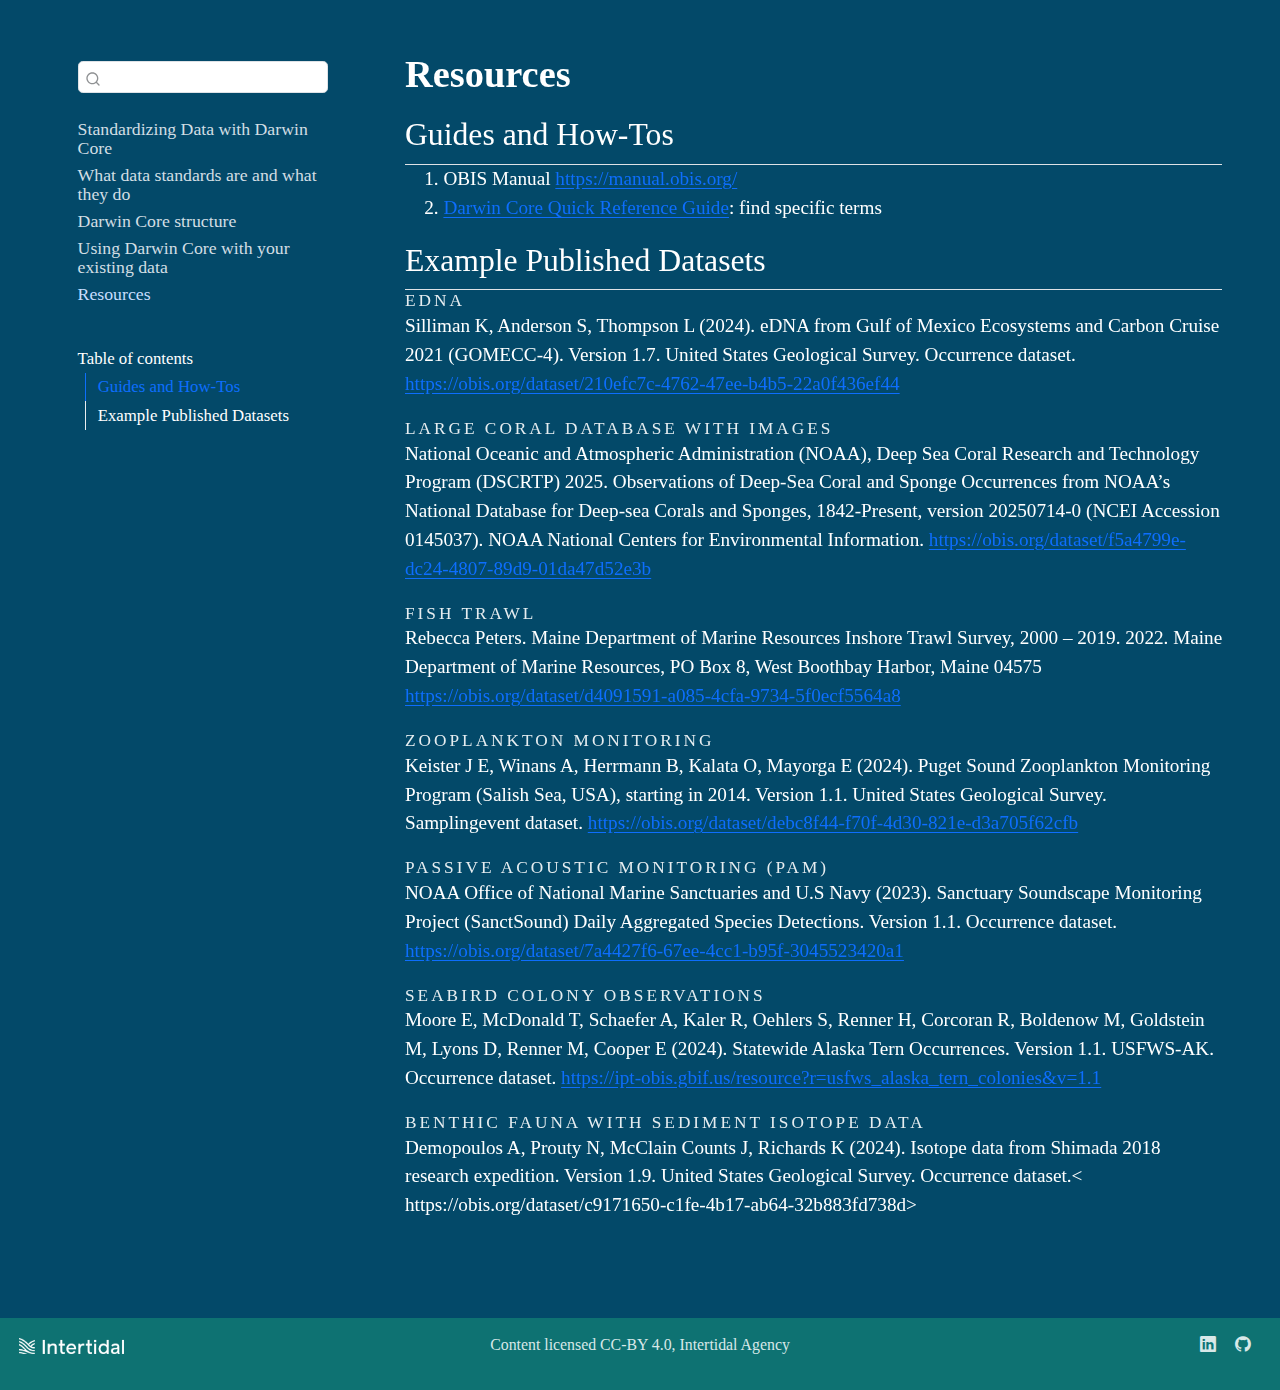
<file: resources.html>
<!DOCTYPE html>
<html xmlns="http://www.w3.org/1999/xhtml" lang="en" xml:lang="en"><head>

<meta charset="utf-8">
<meta name="generator" content="quarto-1.7.31">

<meta name="viewport" content="width=device-width, initial-scale=1.0, user-scalable=yes">

<meta name="author" content="Intertidal Agency">

<title>Resources</title>
<style>
code{white-space: pre-wrap;}
span.smallcaps{font-variant: small-caps;}
div.columns{display: flex; gap: min(4vw, 1.5em);}
div.column{flex: auto; overflow-x: auto;}
div.hanging-indent{margin-left: 1.5em; text-indent: -1.5em;}
ul.task-list{list-style: none;}
ul.task-list li input[type="checkbox"] {
  width: 0.8em;
  margin: 0 0.8em 0.2em -1em; /* quarto-specific, see https://github.com/quarto-dev/quarto-cli/issues/4556 */ 
  vertical-align: middle;
}
</style>


<script src="site_libs/quarto-nav/quarto-nav.js"></script>
<script src="site_libs/quarto-nav/headroom.min.js"></script>
<script src="site_libs/clipboard/clipboard.min.js"></script>
<script src="site_libs/quarto-search/autocomplete.umd.js"></script>
<script src="site_libs/quarto-search/fuse.min.js"></script>
<script src="site_libs/quarto-search/quarto-search.js"></script>
<meta name="quarto:offset" content="./">
<link href=".//img/Intertidal-ProfilePic-Aqua-Bold.png" rel="icon" type="image/png">
<script src="site_libs/quarto-html/quarto.js" type="module"></script>
<script src="site_libs/quarto-html/tabsets/tabsets.js" type="module"></script>
<script src="site_libs/quarto-html/popper.min.js"></script>
<script src="site_libs/quarto-html/tippy.umd.min.js"></script>
<script src="site_libs/quarto-html/anchor.min.js"></script>
<link href="site_libs/quarto-html/tippy.css" rel="stylesheet">
<link href="site_libs/quarto-html/quarto-syntax-highlighting-dark-8ef56b68f8fa1e9d2ba328e99e439f80.css" rel="stylesheet" id="quarto-text-highlighting-styles">
<script src="site_libs/bootstrap/bootstrap.min.js"></script>
<link href="site_libs/bootstrap/bootstrap-icons.css" rel="stylesheet">
<link href="site_libs/bootstrap/bootstrap-c7226e9499eb6e420af092cb730e78a1.min.css" rel="stylesheet" append-hash="true" id="quarto-bootstrap" data-mode="dark">
<script id="quarto-search-options" type="application/json">{
  "location": "sidebar",
  "copy-button": false,
  "collapse-after": 3,
  "panel-placement": "start",
  "type": "textbox",
  "limit": 50,
  "keyboard-shortcut": [
    "f",
    "/",
    "s"
  ],
  "language": {
    "search-no-results-text": "No results",
    "search-matching-documents-text": "matching documents",
    "search-copy-link-title": "Copy link to search",
    "search-hide-matches-text": "Hide additional matches",
    "search-more-match-text": "more match in this document",
    "search-more-matches-text": "more matches in this document",
    "search-clear-button-title": "Clear",
    "search-text-placeholder": "",
    "search-detached-cancel-button-title": "Cancel",
    "search-submit-button-title": "Submit",
    "search-label": "Search"
  }
}</script>


</head>

<body class="nav-sidebar floating nav-fixed quarto-light">

<div id="quarto-search-results"></div>
  <header id="quarto-header" class="headroom fixed-top">
    <nav class="navbar navbar-expand-lg " data-bs-theme="dark">
      <div class="navbar-container container-fluid">
        <div class="quarto-navbar-tools tools-end">
</div>
      </div> <!-- /container-fluid -->
    </nav>
  <nav class="quarto-secondary-nav">
    <div class="container-fluid d-flex">
      <button type="button" class="quarto-btn-toggle btn" data-bs-toggle="collapse" role="button" data-bs-target=".quarto-sidebar-collapse-item" aria-controls="quarto-sidebar" aria-expanded="false" aria-label="Toggle sidebar navigation" onclick="if (window.quartoToggleHeadroom) { window.quartoToggleHeadroom(); }">
        <i class="bi bi-layout-text-sidebar-reverse"></i>
      </button>
        <nav class="quarto-page-breadcrumbs" aria-label="breadcrumb"><ol class="breadcrumb"><li class="breadcrumb-item"><a href="./resources.html"><span class="chapter-title">Resources</span></a></li></ol></nav>
        <a class="flex-grow-1" role="navigation" data-bs-toggle="collapse" data-bs-target=".quarto-sidebar-collapse-item" aria-controls="quarto-sidebar" aria-expanded="false" aria-label="Toggle sidebar navigation" onclick="if (window.quartoToggleHeadroom) { window.quartoToggleHeadroom(); }">      
        </a>
      <button type="button" class="btn quarto-search-button" aria-label="Search" onclick="window.quartoOpenSearch();">
        <i class="bi bi-search"></i>
      </button>
    </div>
  </nav>
</header>
<!-- content -->
<div id="quarto-content" class="quarto-container page-columns page-rows-contents page-layout-full page-navbar">
<!-- sidebar -->
  <nav id="quarto-sidebar" class="sidebar collapse collapse-horizontal quarto-sidebar-collapse-item sidebar-navigation floating overflow-auto">
        <div class="mt-2 flex-shrink-0 align-items-center">
        <div class="sidebar-search">
        <div id="quarto-search" class="" title="Search"></div>
        </div>
        </div>
    <div class="sidebar-menu-container"> 
    <ul class="list-unstyled mt-1">
        <li class="sidebar-item">
  <div class="sidebar-item-container"> 
  <a href="./index.html" class="sidebar-item-text sidebar-link"><span class="chapter-title">Standardizing Data with Darwin Core</span></a>
  </div>
</li>
        <li class="sidebar-item">
  <div class="sidebar-item-container"> 
  <a href="./data-standards.html" class="sidebar-item-text sidebar-link"><span class="chapter-title">What data standards are and what they do</span></a>
  </div>
</li>
        <li class="sidebar-item">
  <div class="sidebar-item-container"> 
  <a href="./dwc-basics.html" class="sidebar-item-text sidebar-link"><span class="chapter-title">Darwin Core structure</span></a>
  </div>
</li>
        <li class="sidebar-item">
  <div class="sidebar-item-container"> 
  <a href="./align-your-data.html" class="sidebar-item-text sidebar-link"><span class="chapter-title">Using Darwin Core with your existing data</span></a>
  </div>
</li>
        <li class="sidebar-item">
  <div class="sidebar-item-container"> 
  <a href="./resources.html" class="sidebar-item-text sidebar-link active"><span class="chapter-title">Resources</span></a>
  </div>
</li>
    </ul>
    </div>
    <nav id="TOC" role="doc-toc" class="toc-active">
    <h2 id="toc-title">Table of contents</h2>
   
  <ul>
  <li><a href="#guides-and-how-tos" id="toc-guides-and-how-tos" class="nav-link active" data-scroll-target="#guides-and-how-tos">Guides and How-Tos</a></li>
  <li><a href="#example-published-datasets" id="toc-example-published-datasets" class="nav-link" data-scroll-target="#example-published-datasets">Example Published Datasets</a>
  <ul>
  <li><a href="#edna" id="toc-edna" class="nav-link" data-scroll-target="#edna">eDNA</a></li>
  <li><a href="#large-coral-database-with-images" id="toc-large-coral-database-with-images" class="nav-link" data-scroll-target="#large-coral-database-with-images">Large Coral Database with Images</a></li>
  <li><a href="#fish-trawl" id="toc-fish-trawl" class="nav-link" data-scroll-target="#fish-trawl">Fish Trawl</a></li>
  <li><a href="#zooplankton-monitoring" id="toc-zooplankton-monitoring" class="nav-link" data-scroll-target="#zooplankton-monitoring">Zooplankton Monitoring</a></li>
  <li><a href="#passive-acoustic-monitoring-pam" id="toc-passive-acoustic-monitoring-pam" class="nav-link" data-scroll-target="#passive-acoustic-monitoring-pam">Passive Acoustic Monitoring (PAM)</a></li>
  <li><a href="#seabird-colony-observations" id="toc-seabird-colony-observations" class="nav-link" data-scroll-target="#seabird-colony-observations">Seabird Colony Observations</a></li>
  <li><a href="#benthic-fauna-with-sediment-isotope-data" id="toc-benthic-fauna-with-sediment-isotope-data" class="nav-link" data-scroll-target="#benthic-fauna-with-sediment-isotope-data">Benthic Fauna with Sediment Isotope Data</a></li>
  </ul></li>
  </ul>
</nav>
</nav>
<div id="quarto-sidebar-glass" class="quarto-sidebar-collapse-item" data-bs-toggle="collapse" data-bs-target=".quarto-sidebar-collapse-item"></div>
<!-- margin-sidebar -->
    <div id="quarto-margin-sidebar" class="sidebar margin-sidebar zindex-bottom">
    </div>
<!-- main -->
<main class="content column-page-right" id="quarto-document-content">

<header id="title-block-header" class="quarto-title-block default">
<div class="quarto-title">
<h1 class="title"><span class="chapter-title">Resources</span></h1>
</div>



<div class="quarto-title-meta column-page-right">

    
  
    
  </div>
  


</header>


<section id="guides-and-how-tos" class="level2">
<h2 class="anchored" data-anchor-id="guides-and-how-tos">Guides and How-Tos</h2>
<ol type="1">
<li>OBIS Manual <a href="https://manual.obis.org/" class="uri">https://manual.obis.org/</a></li>
<li><a href="https://dwc.tdwg.org/terms/">Darwin Core Quick Reference Guide</a>: find specific terms</li>
</ol>
</section>
<section id="example-published-datasets" class="level2">
<h2 class="anchored" data-anchor-id="example-published-datasets">Example Published Datasets</h2>
<section id="edna" class="level3">
<h3 class="anchored" data-anchor-id="edna">eDNA</h3>
<p>Silliman K, Anderson S, Thompson L (2024). eDNA from Gulf of Mexico Ecosystems and Carbon Cruise 2021 (GOMECC-4). Version 1.7. United States Geological Survey. Occurrence dataset. <a href="https://obis.org/dataset/210efc7c-4762-47ee-b4b5-22a0f436ef44" class="uri">https://obis.org/dataset/210efc7c-4762-47ee-b4b5-22a0f436ef44</a></p>
</section>
<section id="large-coral-database-with-images" class="level3">
<h3 class="anchored" data-anchor-id="large-coral-database-with-images">Large Coral Database with Images</h3>
<p>National Oceanic and Atmospheric Administration (NOAA), Deep Sea Coral Research and Technology Program (DSCRTP) 2025. Observations of Deep-Sea Coral and Sponge Occurrences from NOAA’s National Database for Deep-sea Corals and Sponges, 1842-Present, version 20250714-0 (NCEI Accession 0145037). NOAA National Centers for Environmental Information. <a href="https://obis.org/dataset/f5a4799e-dc24-4807-89d9-01da47d52e3b" class="uri">https://obis.org/dataset/f5a4799e-dc24-4807-89d9-01da47d52e3b</a></p>
</section>
<section id="fish-trawl" class="level3">
<h3 class="anchored" data-anchor-id="fish-trawl">Fish Trawl</h3>
<p>Rebecca Peters. Maine Department of Marine Resources Inshore Trawl Survey, 2000 – 2019. 2022. Maine Department of Marine Resources, PO Box 8, West Boothbay Harbor, Maine 04575 <a href="https://obis.org/dataset/d4091591-a085-4cfa-9734-5f0ecf5564a8" class="uri">https://obis.org/dataset/d4091591-a085-4cfa-9734-5f0ecf5564a8</a></p>
</section>
<section id="zooplankton-monitoring" class="level3">
<h3 class="anchored" data-anchor-id="zooplankton-monitoring">Zooplankton Monitoring</h3>
<p>Keister J E, Winans A, Herrmann B, Kalata O, Mayorga E (2024). Puget Sound Zooplankton Monitoring Program (Salish Sea, USA), starting in 2014. Version 1.1. United States Geological Survey. Samplingevent dataset. <a href="https://obis.org/dataset/debc8f44-f70f-4d30-821e-d3a705f62cfb" class="uri">https://obis.org/dataset/debc8f44-f70f-4d30-821e-d3a705f62cfb</a></p>
</section>
<section id="passive-acoustic-monitoring-pam" class="level3">
<h3 class="anchored" data-anchor-id="passive-acoustic-monitoring-pam">Passive Acoustic Monitoring (PAM)</h3>
<p>NOAA Office of National Marine Sanctuaries and U.S Navy (2023). Sanctuary Soundscape Monitoring Project (SanctSound) Daily Aggregated Species Detections. Version 1.1. Occurrence dataset. <a href="https://obis.org/dataset/7a4427f6-67ee-4cc1-b95f-3045523420a1" class="uri">https://obis.org/dataset/7a4427f6-67ee-4cc1-b95f-3045523420a1</a></p>
</section>
<section id="seabird-colony-observations" class="level3">
<h3 class="anchored" data-anchor-id="seabird-colony-observations">Seabird Colony Observations</h3>
<p>Moore E, McDonald T, Schaefer A, Kaler R, Oehlers S, Renner H, Corcoran R, Boldenow M, Goldstein M, Lyons D, Renner M, Cooper E (2024). Statewide Alaska Tern Occurrences. Version 1.1. USFWS-AK. Occurrence dataset. <a href="https://ipt-obis.gbif.us/resource?r=usfws_alaska_tern_colonies&amp;v=1.1" class="uri">https://ipt-obis.gbif.us/resource?r=usfws_alaska_tern_colonies&amp;v=1.1</a></p>
</section>
<section id="benthic-fauna-with-sediment-isotope-data" class="level3">
<h3 class="anchored" data-anchor-id="benthic-fauna-with-sediment-isotope-data">Benthic Fauna with Sediment Isotope Data</h3>
<p>Demopoulos A, Prouty N, McClain Counts J, Richards K (2024). Isotope data from Shimada 2018 research expedition. Version 1.9. United States Geological Survey. Occurrence dataset.&lt; https://obis.org/dataset/c9171650-c1fe-4b17-ab64-32b883fd738d&gt;</p>


</section>
</section>

</main> <!-- /main -->
<script id="quarto-html-after-body" type="application/javascript">
  window.document.addEventListener("DOMContentLoaded", function (event) {
    const icon = "";
    const anchorJS = new window.AnchorJS();
    anchorJS.options = {
      placement: 'right',
      icon: icon
    };
    anchorJS.add('.anchored');
    const isCodeAnnotation = (el) => {
      for (const clz of el.classList) {
        if (clz.startsWith('code-annotation-')) {                     
          return true;
        }
      }
      return false;
    }
    const onCopySuccess = function(e) {
      // button target
      const button = e.trigger;
      // don't keep focus
      button.blur();
      // flash "checked"
      button.classList.add('code-copy-button-checked');
      var currentTitle = button.getAttribute("title");
      button.setAttribute("title", "Copied!");
      let tooltip;
      if (window.bootstrap) {
        button.setAttribute("data-bs-toggle", "tooltip");
        button.setAttribute("data-bs-placement", "left");
        button.setAttribute("data-bs-title", "Copied!");
        tooltip = new bootstrap.Tooltip(button, 
          { trigger: "manual", 
            customClass: "code-copy-button-tooltip",
            offset: [0, -8]});
        tooltip.show();    
      }
      setTimeout(function() {
        if (tooltip) {
          tooltip.hide();
          button.removeAttribute("data-bs-title");
          button.removeAttribute("data-bs-toggle");
          button.removeAttribute("data-bs-placement");
        }
        button.setAttribute("title", currentTitle);
        button.classList.remove('code-copy-button-checked');
      }, 1000);
      // clear code selection
      e.clearSelection();
    }
    const getTextToCopy = function(trigger) {
        const codeEl = trigger.previousElementSibling.cloneNode(true);
        for (const childEl of codeEl.children) {
          if (isCodeAnnotation(childEl)) {
            childEl.remove();
          }
        }
        return codeEl.innerText;
    }
    const clipboard = new window.ClipboardJS('.code-copy-button:not([data-in-quarto-modal])', {
      text: getTextToCopy
    });
    clipboard.on('success', onCopySuccess);
    if (window.document.getElementById('quarto-embedded-source-code-modal')) {
      const clipboardModal = new window.ClipboardJS('.code-copy-button[data-in-quarto-modal]', {
        text: getTextToCopy,
        container: window.document.getElementById('quarto-embedded-source-code-modal')
      });
      clipboardModal.on('success', onCopySuccess);
    }
      var localhostRegex = new RegExp(/^(?:http|https):\/\/localhost\:?[0-9]*\//);
      var mailtoRegex = new RegExp(/^mailto:/);
        var filterRegex = new RegExp('/' + window.location.host + '/');
      var isInternal = (href) => {
          return filterRegex.test(href) || localhostRegex.test(href) || mailtoRegex.test(href);
      }
      // Inspect non-navigation links and adorn them if external
     var links = window.document.querySelectorAll('a[href]:not(.nav-link):not(.navbar-brand):not(.toc-action):not(.sidebar-link):not(.sidebar-item-toggle):not(.pagination-link):not(.no-external):not([aria-hidden]):not(.dropdown-item):not(.quarto-navigation-tool):not(.about-link)');
      for (var i=0; i<links.length; i++) {
        const link = links[i];
        if (!isInternal(link.href)) {
          // undo the damage that might have been done by quarto-nav.js in the case of
          // links that we want to consider external
          if (link.dataset.originalHref !== undefined) {
            link.href = link.dataset.originalHref;
          }
        }
      }
    function tippyHover(el, contentFn, onTriggerFn, onUntriggerFn) {
      const config = {
        allowHTML: true,
        maxWidth: 500,
        delay: 100,
        arrow: false,
        appendTo: function(el) {
            return el.parentElement;
        },
        interactive: true,
        interactiveBorder: 10,
        theme: 'quarto',
        placement: 'bottom-start',
      };
      if (contentFn) {
        config.content = contentFn;
      }
      if (onTriggerFn) {
        config.onTrigger = onTriggerFn;
      }
      if (onUntriggerFn) {
        config.onUntrigger = onUntriggerFn;
      }
      window.tippy(el, config); 
    }
    const noterefs = window.document.querySelectorAll('a[role="doc-noteref"]');
    for (var i=0; i<noterefs.length; i++) {
      const ref = noterefs[i];
      tippyHover(ref, function() {
        // use id or data attribute instead here
        let href = ref.getAttribute('data-footnote-href') || ref.getAttribute('href');
        try { href = new URL(href).hash; } catch {}
        const id = href.replace(/^#\/?/, "");
        const note = window.document.getElementById(id);
        if (note) {
          return note.innerHTML;
        } else {
          return "";
        }
      });
    }
    const xrefs = window.document.querySelectorAll('a.quarto-xref');
    const processXRef = (id, note) => {
      // Strip column container classes
      const stripColumnClz = (el) => {
        el.classList.remove("page-full", "page-columns");
        if (el.children) {
          for (const child of el.children) {
            stripColumnClz(child);
          }
        }
      }
      stripColumnClz(note)
      if (id === null || id.startsWith('sec-')) {
        // Special case sections, only their first couple elements
        const container = document.createElement("div");
        if (note.children && note.children.length > 2) {
          container.appendChild(note.children[0].cloneNode(true));
          for (let i = 1; i < note.children.length; i++) {
            const child = note.children[i];
            if (child.tagName === "P" && child.innerText === "") {
              continue;
            } else {
              container.appendChild(child.cloneNode(true));
              break;
            }
          }
          if (window.Quarto?.typesetMath) {
            window.Quarto.typesetMath(container);
          }
          return container.innerHTML
        } else {
          if (window.Quarto?.typesetMath) {
            window.Quarto.typesetMath(note);
          }
          return note.innerHTML;
        }
      } else {
        // Remove any anchor links if they are present
        const anchorLink = note.querySelector('a.anchorjs-link');
        if (anchorLink) {
          anchorLink.remove();
        }
        if (window.Quarto?.typesetMath) {
          window.Quarto.typesetMath(note);
        }
        if (note.classList.contains("callout")) {
          return note.outerHTML;
        } else {
          return note.innerHTML;
        }
      }
    }
    for (var i=0; i<xrefs.length; i++) {
      const xref = xrefs[i];
      tippyHover(xref, undefined, function(instance) {
        instance.disable();
        let url = xref.getAttribute('href');
        let hash = undefined; 
        if (url.startsWith('#')) {
          hash = url;
        } else {
          try { hash = new URL(url).hash; } catch {}
        }
        if (hash) {
          const id = hash.replace(/^#\/?/, "");
          const note = window.document.getElementById(id);
          if (note !== null) {
            try {
              const html = processXRef(id, note.cloneNode(true));
              instance.setContent(html);
            } finally {
              instance.enable();
              instance.show();
            }
          } else {
            // See if we can fetch this
            fetch(url.split('#')[0])
            .then(res => res.text())
            .then(html => {
              const parser = new DOMParser();
              const htmlDoc = parser.parseFromString(html, "text/html");
              const note = htmlDoc.getElementById(id);
              if (note !== null) {
                const html = processXRef(id, note);
                instance.setContent(html);
              } 
            }).finally(() => {
              instance.enable();
              instance.show();
            });
          }
        } else {
          // See if we can fetch a full url (with no hash to target)
          // This is a special case and we should probably do some content thinning / targeting
          fetch(url)
          .then(res => res.text())
          .then(html => {
            const parser = new DOMParser();
            const htmlDoc = parser.parseFromString(html, "text/html");
            const note = htmlDoc.querySelector('main.content');
            if (note !== null) {
              // This should only happen for chapter cross references
              // (since there is no id in the URL)
              // remove the first header
              if (note.children.length > 0 && note.children[0].tagName === "HEADER") {
                note.children[0].remove();
              }
              const html = processXRef(null, note);
              instance.setContent(html);
            } 
          }).finally(() => {
            instance.enable();
            instance.show();
          });
        }
      }, function(instance) {
      });
    }
        let selectedAnnoteEl;
        const selectorForAnnotation = ( cell, annotation) => {
          let cellAttr = 'data-code-cell="' + cell + '"';
          let lineAttr = 'data-code-annotation="' +  annotation + '"';
          const selector = 'span[' + cellAttr + '][' + lineAttr + ']';
          return selector;
        }
        const selectCodeLines = (annoteEl) => {
          const doc = window.document;
          const targetCell = annoteEl.getAttribute("data-target-cell");
          const targetAnnotation = annoteEl.getAttribute("data-target-annotation");
          const annoteSpan = window.document.querySelector(selectorForAnnotation(targetCell, targetAnnotation));
          const lines = annoteSpan.getAttribute("data-code-lines").split(",");
          const lineIds = lines.map((line) => {
            return targetCell + "-" + line;
          })
          let top = null;
          let height = null;
          let parent = null;
          if (lineIds.length > 0) {
              //compute the position of the single el (top and bottom and make a div)
              const el = window.document.getElementById(lineIds[0]);
              top = el.offsetTop;
              height = el.offsetHeight;
              parent = el.parentElement.parentElement;
            if (lineIds.length > 1) {
              const lastEl = window.document.getElementById(lineIds[lineIds.length - 1]);
              const bottom = lastEl.offsetTop + lastEl.offsetHeight;
              height = bottom - top;
            }
            if (top !== null && height !== null && parent !== null) {
              // cook up a div (if necessary) and position it 
              let div = window.document.getElementById("code-annotation-line-highlight");
              if (div === null) {
                div = window.document.createElement("div");
                div.setAttribute("id", "code-annotation-line-highlight");
                div.style.position = 'absolute';
                parent.appendChild(div);
              }
              div.style.top = top - 2 + "px";
              div.style.height = height + 4 + "px";
              div.style.left = 0;
              let gutterDiv = window.document.getElementById("code-annotation-line-highlight-gutter");
              if (gutterDiv === null) {
                gutterDiv = window.document.createElement("div");
                gutterDiv.setAttribute("id", "code-annotation-line-highlight-gutter");
                gutterDiv.style.position = 'absolute';
                const codeCell = window.document.getElementById(targetCell);
                const gutter = codeCell.querySelector('.code-annotation-gutter');
                gutter.appendChild(gutterDiv);
              }
              gutterDiv.style.top = top - 2 + "px";
              gutterDiv.style.height = height + 4 + "px";
            }
            selectedAnnoteEl = annoteEl;
          }
        };
        const unselectCodeLines = () => {
          const elementsIds = ["code-annotation-line-highlight", "code-annotation-line-highlight-gutter"];
          elementsIds.forEach((elId) => {
            const div = window.document.getElementById(elId);
            if (div) {
              div.remove();
            }
          });
          selectedAnnoteEl = undefined;
        };
          // Handle positioning of the toggle
      window.addEventListener(
        "resize",
        throttle(() => {
          elRect = undefined;
          if (selectedAnnoteEl) {
            selectCodeLines(selectedAnnoteEl);
          }
        }, 10)
      );
      function throttle(fn, ms) {
      let throttle = false;
      let timer;
        return (...args) => {
          if(!throttle) { // first call gets through
              fn.apply(this, args);
              throttle = true;
          } else { // all the others get throttled
              if(timer) clearTimeout(timer); // cancel #2
              timer = setTimeout(() => {
                fn.apply(this, args);
                timer = throttle = false;
              }, ms);
          }
        };
      }
        // Attach click handler to the DT
        const annoteDls = window.document.querySelectorAll('dt[data-target-cell]');
        for (const annoteDlNode of annoteDls) {
          annoteDlNode.addEventListener('click', (event) => {
            const clickedEl = event.target;
            if (clickedEl !== selectedAnnoteEl) {
              unselectCodeLines();
              const activeEl = window.document.querySelector('dt[data-target-cell].code-annotation-active');
              if (activeEl) {
                activeEl.classList.remove('code-annotation-active');
              }
              selectCodeLines(clickedEl);
              clickedEl.classList.add('code-annotation-active');
            } else {
              // Unselect the line
              unselectCodeLines();
              clickedEl.classList.remove('code-annotation-active');
            }
          });
        }
    const findCites = (el) => {
      const parentEl = el.parentElement;
      if (parentEl) {
        const cites = parentEl.dataset.cites;
        if (cites) {
          return {
            el,
            cites: cites.split(' ')
          };
        } else {
          return findCites(el.parentElement)
        }
      } else {
        return undefined;
      }
    };
    var bibliorefs = window.document.querySelectorAll('a[role="doc-biblioref"]');
    for (var i=0; i<bibliorefs.length; i++) {
      const ref = bibliorefs[i];
      const citeInfo = findCites(ref);
      if (citeInfo) {
        tippyHover(citeInfo.el, function() {
          var popup = window.document.createElement('div');
          citeInfo.cites.forEach(function(cite) {
            var citeDiv = window.document.createElement('div');
            citeDiv.classList.add('hanging-indent');
            citeDiv.classList.add('csl-entry');
            var biblioDiv = window.document.getElementById('ref-' + cite);
            if (biblioDiv) {
              citeDiv.innerHTML = biblioDiv.innerHTML;
            }
            popup.appendChild(citeDiv);
          });
          return popup.innerHTML;
        });
      }
    }
  });
  </script>
</div> <!-- /content -->
<footer class="footer">
  <div class="nav-footer">
    <div class="nav-footer-left">
<p><img src="./img/Intertidal_PrimaryLogo_Bold_White.png" width="105"></p>
</div>   
    <div class="nav-footer-center">
<p>Content licensed CC-BY 4.0, Intertidal Agency</p>
</div>
    <div class="nav-footer-right">
      <ul class="footer-items list-unstyled">
    <li class="nav-item compact">
    <a class="nav-link" href="https://www.linkedin.com/company/intertidal-agency/">
      <i class="bi bi-linkedin" role="img">
</i> 
    </a>
  </li>  
    <li class="nav-item compact">
    <a class="nav-link" href="https://github.com/intertidalagency/ia-guides-resources">
      <i class="bi bi-github" role="img">
</i> 
    </a>
  </li>  
</ul>
    </div>
  </div>
</footer>




</body></html>
</file>
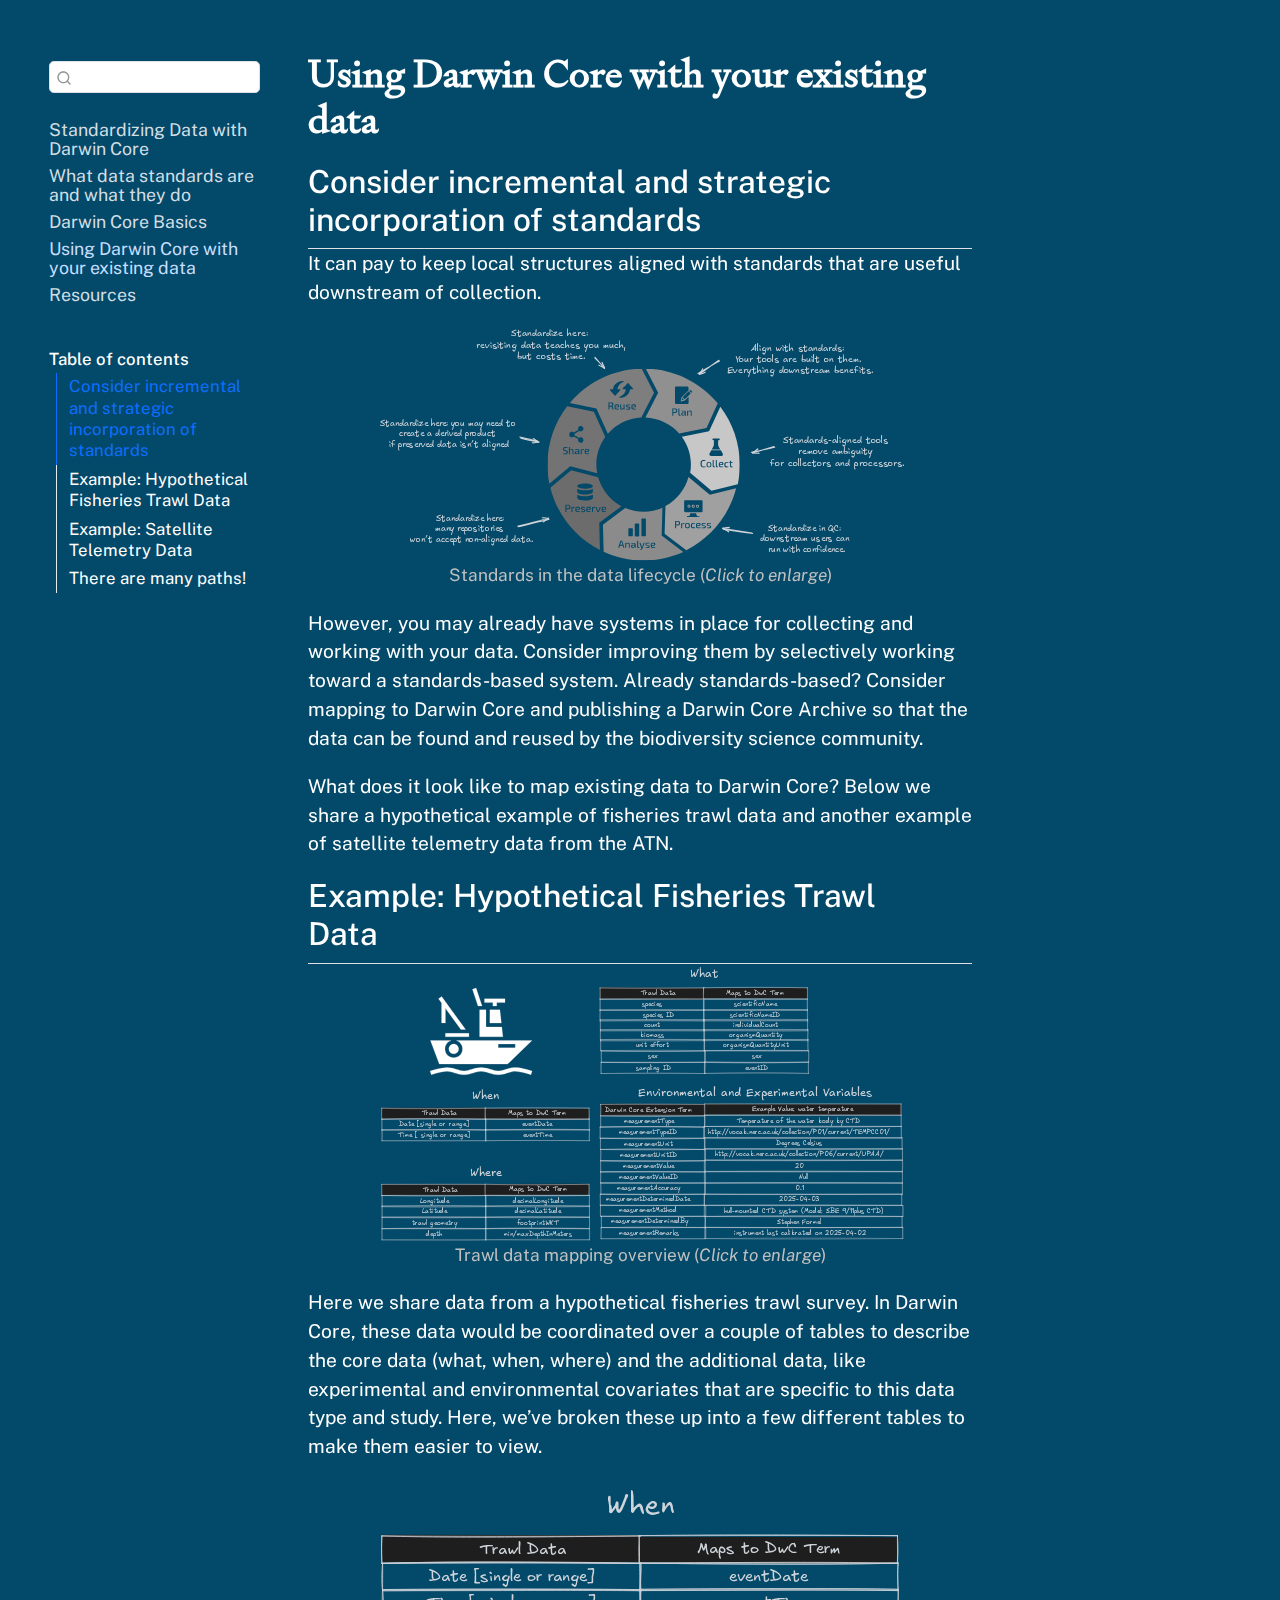
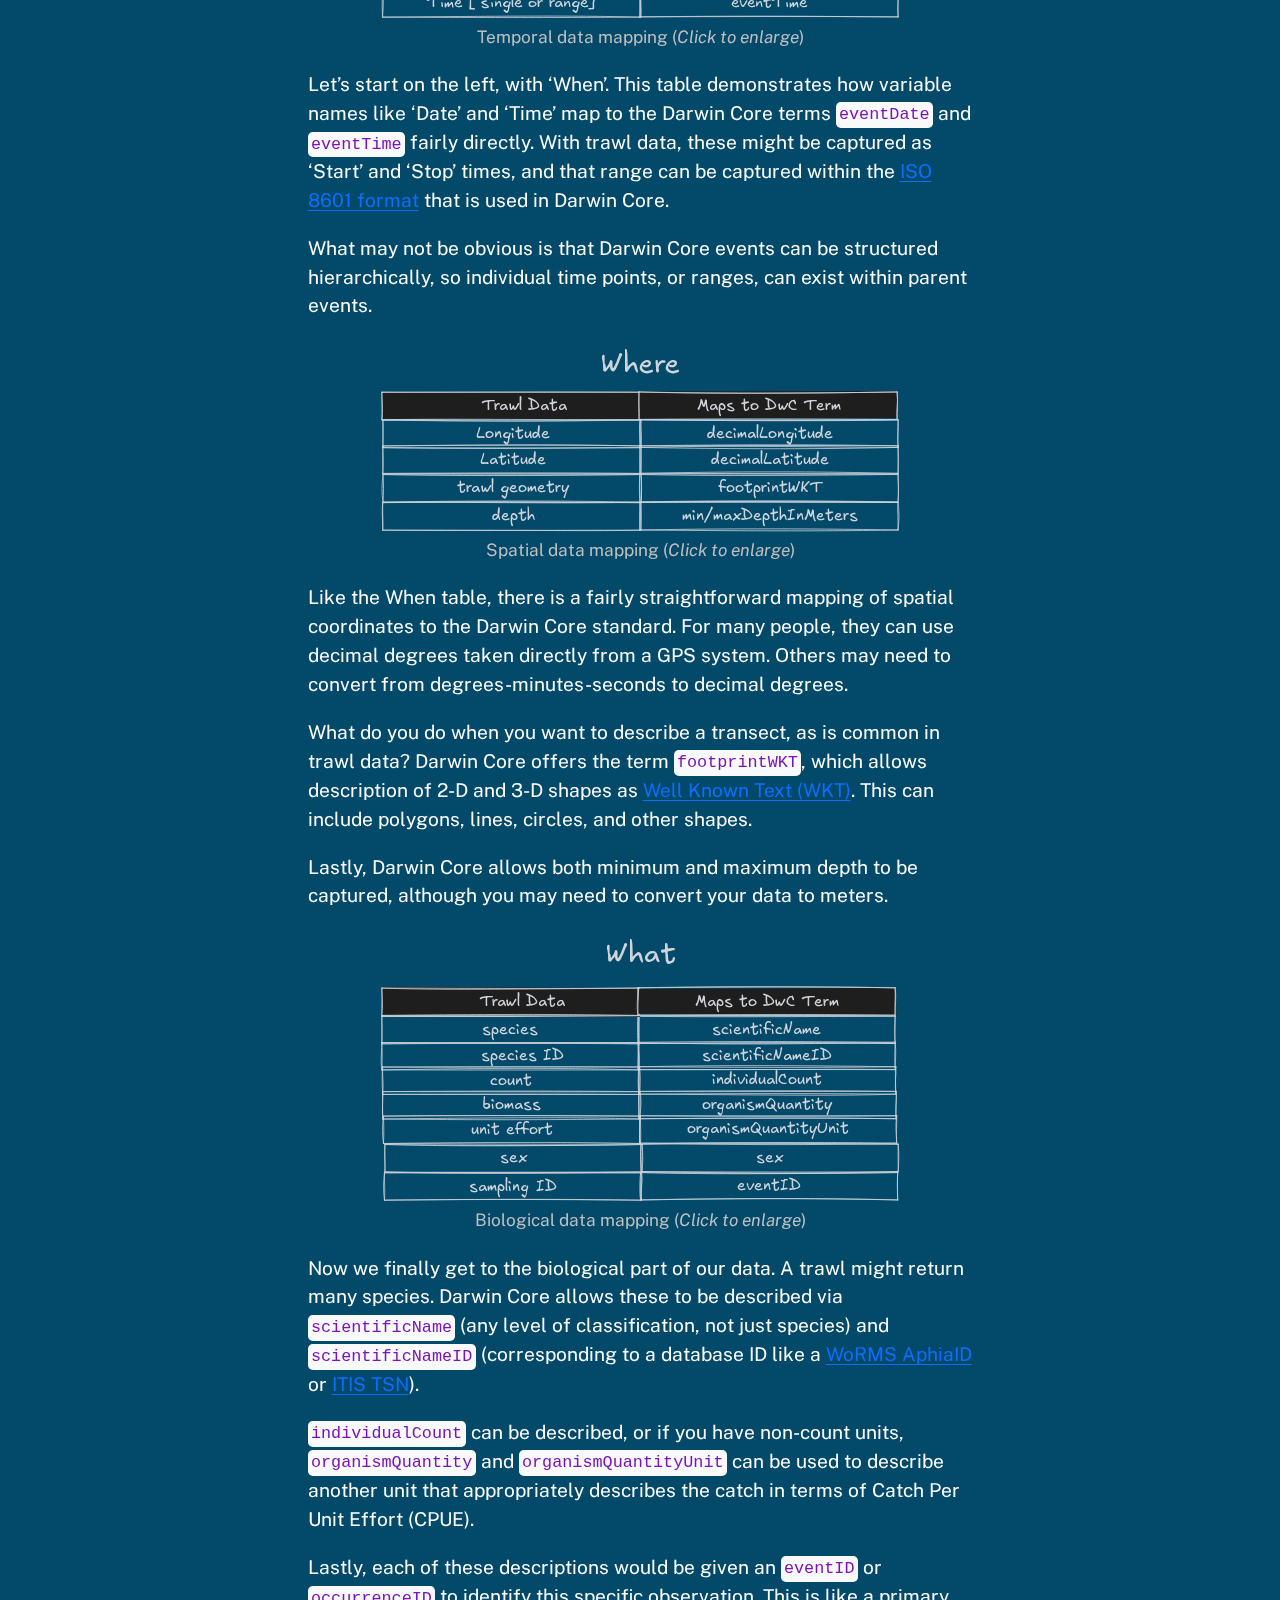
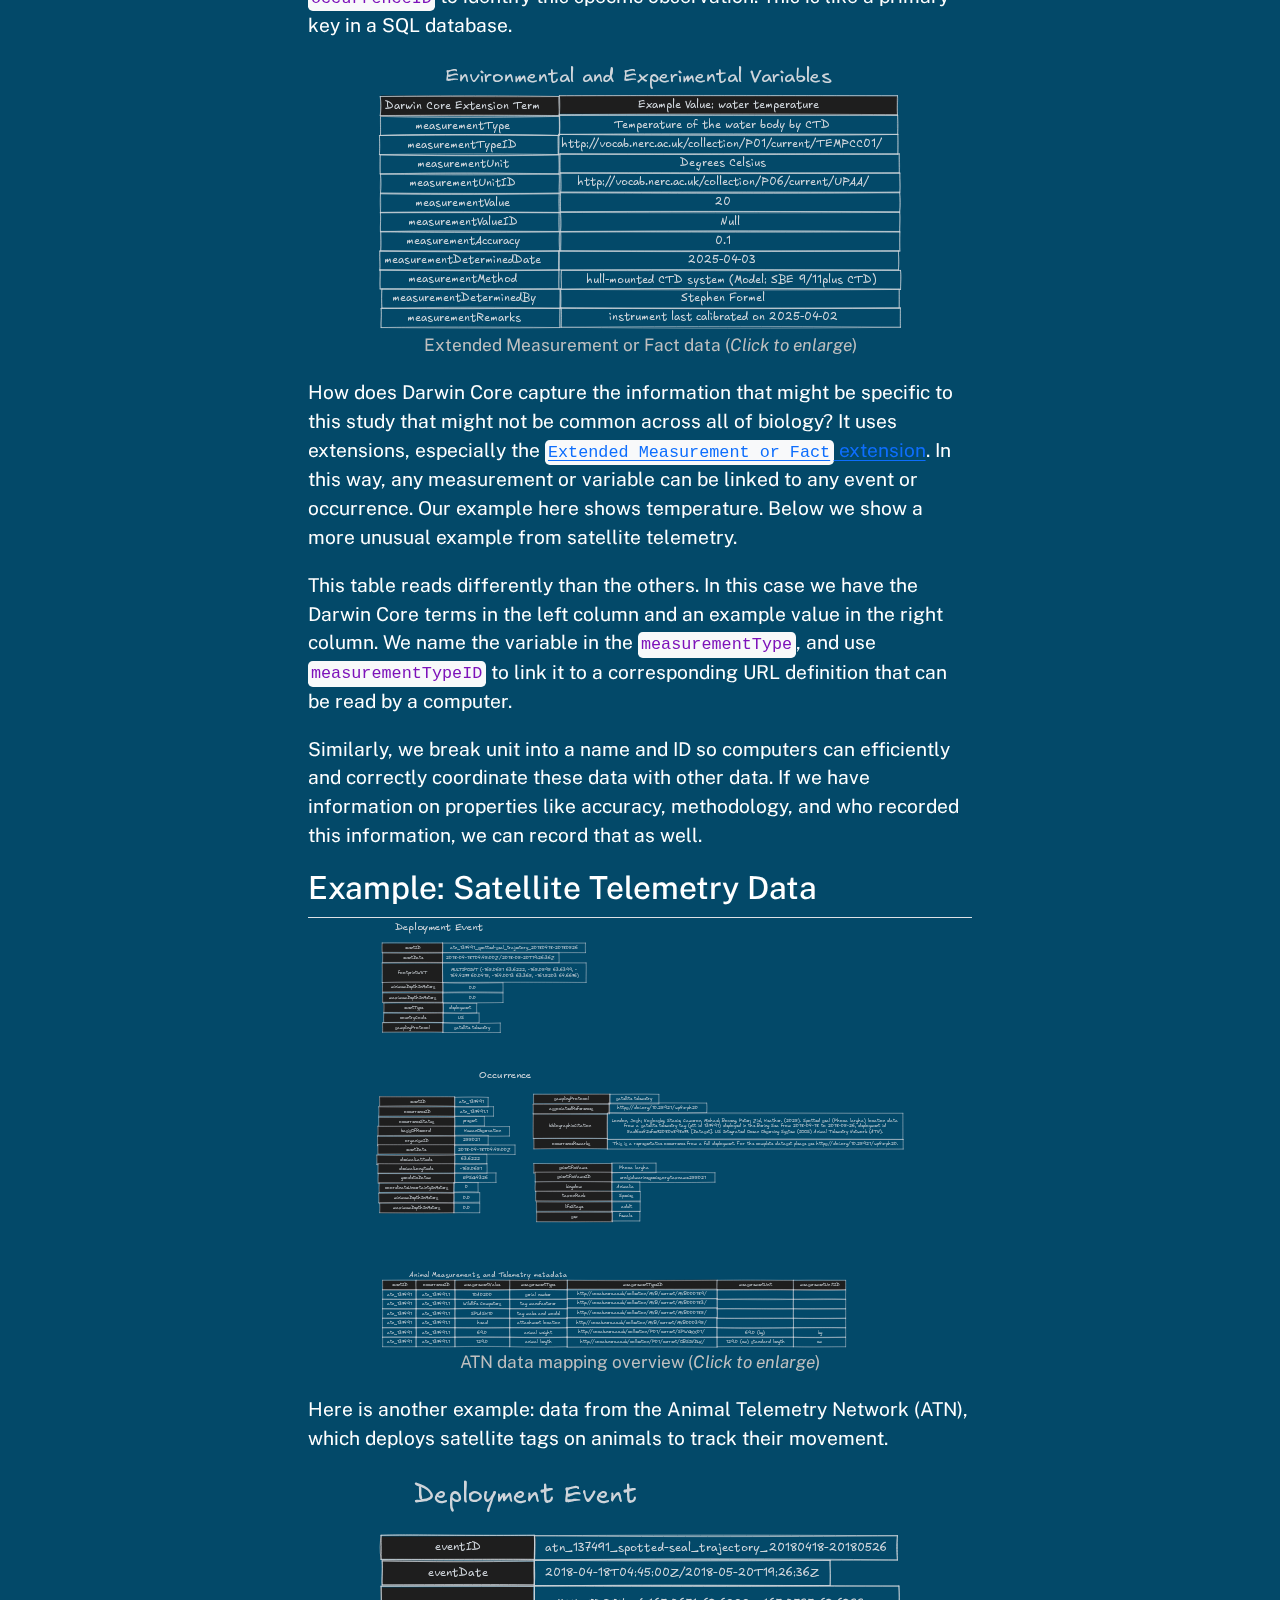
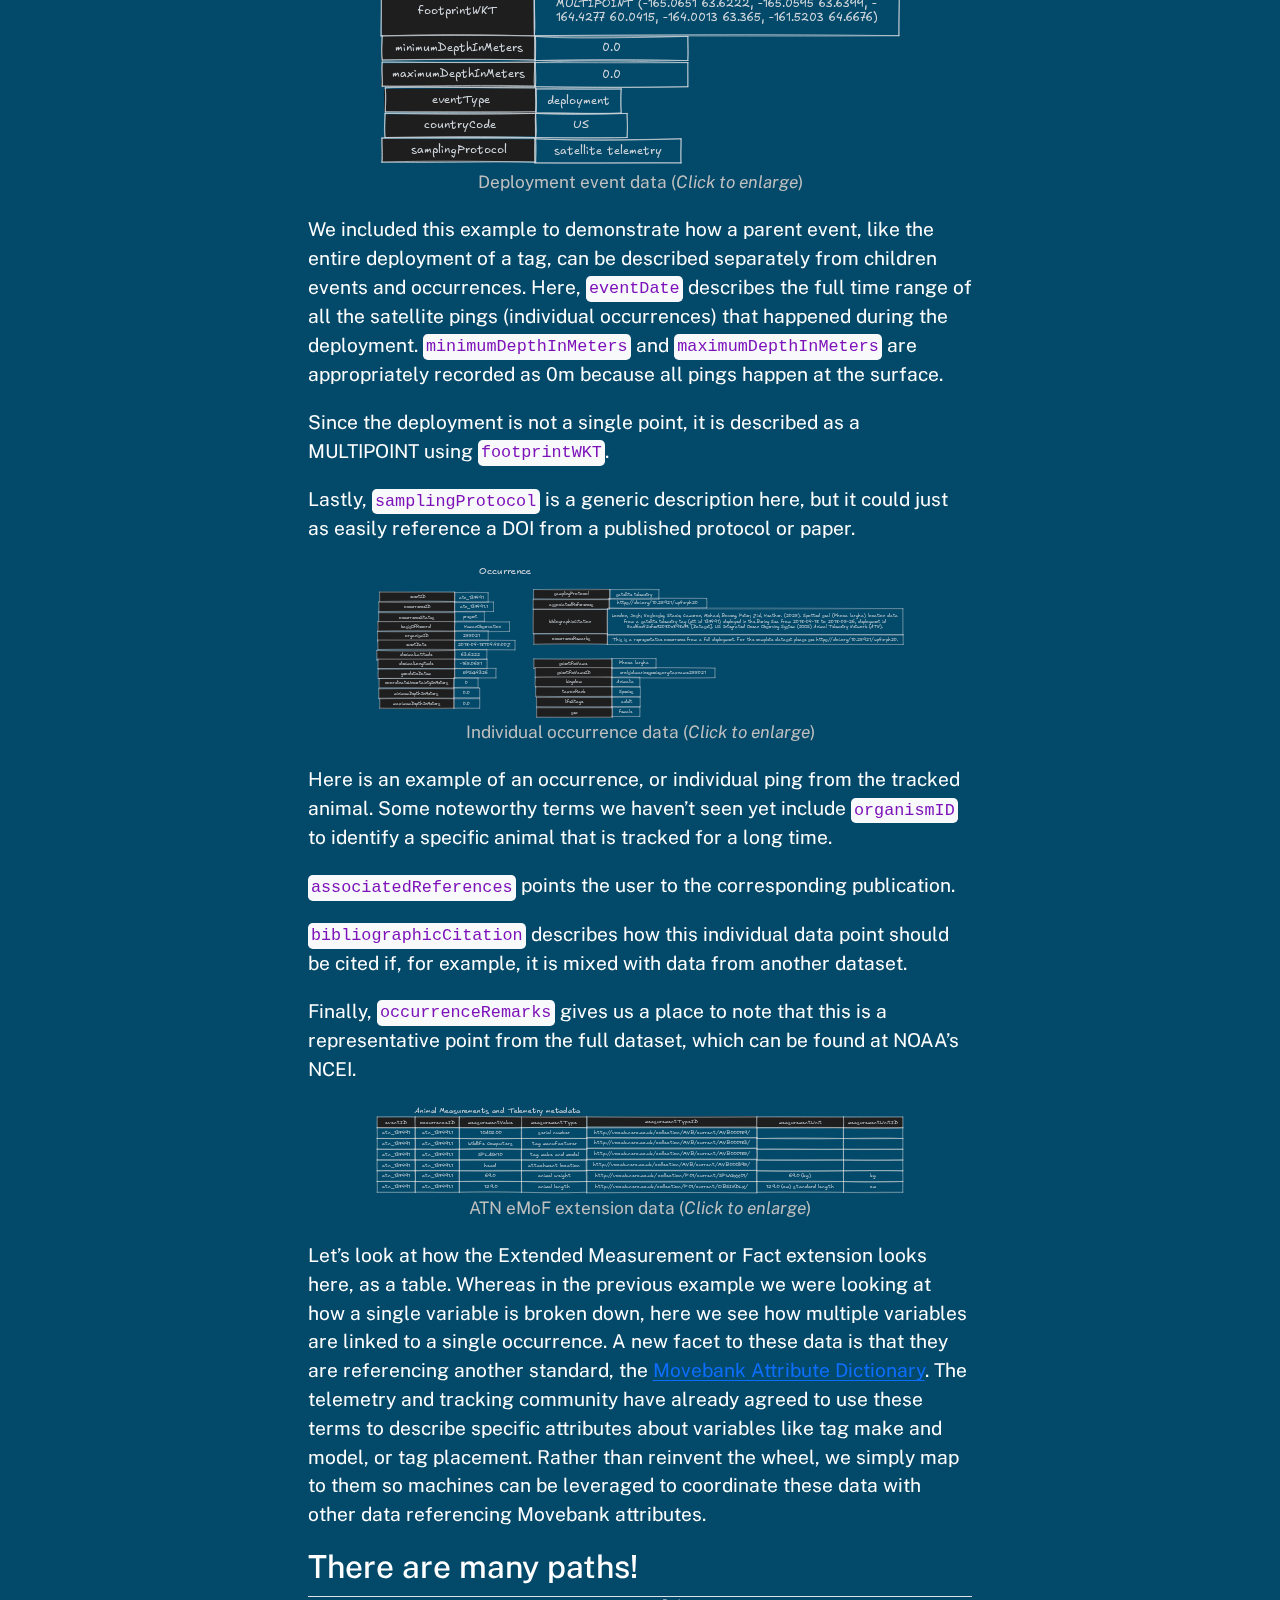
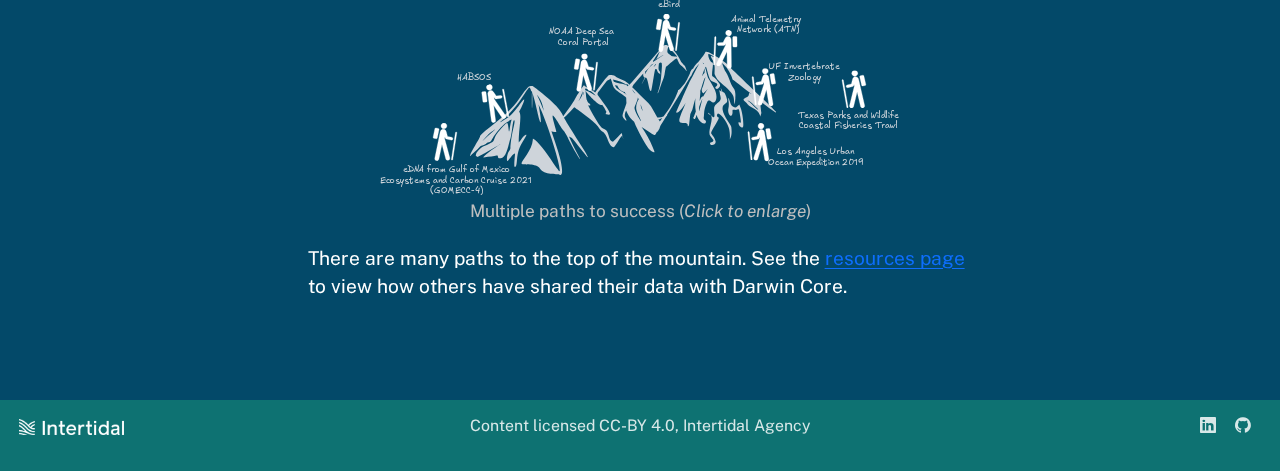
<file: docs/align-your-data.html>
<!DOCTYPE html>
<html xmlns="http://www.w3.org/1999/xhtml" lang="en" xml:lang="en"><head>

<meta charset="utf-8">
<meta name="generator" content="quarto-1.7.31">

<meta name="viewport" content="width=device-width, initial-scale=1.0, user-scalable=yes">

<meta name="author" content="Intertidal Agency">

<title>Using Darwin Core with your existing data – ROSA and RWSC Darwin Core 101</title>
<style>
code{white-space: pre-wrap;}
span.smallcaps{font-variant: small-caps;}
div.columns{display: flex; gap: min(4vw, 1.5em);}
div.column{flex: auto; overflow-x: auto;}
div.hanging-indent{margin-left: 1.5em; text-indent: -1.5em;}
ul.task-list{list-style: none;}
ul.task-list li input[type="checkbox"] {
  width: 0.8em;
  margin: 0 0.8em 0.2em -1em; /* quarto-specific, see https://github.com/quarto-dev/quarto-cli/issues/4556 */ 
  vertical-align: middle;
}
</style>


<script src="site_libs/quarto-nav/quarto-nav.js"></script>
<script src="site_libs/quarto-nav/headroom.min.js"></script>
<script src="site_libs/clipboard/clipboard.min.js"></script>
<script src="site_libs/quarto-search/autocomplete.umd.js"></script>
<script src="site_libs/quarto-search/fuse.min.js"></script>
<script src="site_libs/quarto-search/quarto-search.js"></script>
<meta name="quarto:offset" content="./">
<link href="./img/Intertidal-ProfilePic-Aqua-Bold.png" rel="icon" type="image/png">
<script src="site_libs/quarto-html/quarto.js" type="module"></script>
<script src="site_libs/quarto-html/tabsets/tabsets.js" type="module"></script>
<script src="site_libs/quarto-html/popper.min.js"></script>
<script src="site_libs/quarto-html/tippy.umd.min.js"></script>
<script src="site_libs/quarto-html/anchor.min.js"></script>
<link href="site_libs/quarto-html/tippy.css" rel="stylesheet">
<link href="site_libs/quarto-html/quarto-syntax-highlighting-dark-8ef56b68f8fa1e9d2ba328e99e439f80.css" rel="stylesheet" id="quarto-text-highlighting-styles">
<script src="site_libs/bootstrap/bootstrap.min.js"></script>
<link href="site_libs/bootstrap/bootstrap-icons.css" rel="stylesheet">
<link href="site_libs/bootstrap/bootstrap-54e5acd63e366136a66b575ffcd7f158.min.css" rel="stylesheet" append-hash="true" id="quarto-bootstrap" data-mode="dark">
<script src="site_libs/quarto-contrib/glightbox/glightbox.min.js"></script>
<link href="site_libs/quarto-contrib/glightbox/glightbox.min.css" rel="stylesheet">
<link href="site_libs/quarto-contrib/glightbox/lightbox.css" rel="stylesheet">
<script id="quarto-search-options" type="application/json">{
  "location": "sidebar",
  "copy-button": false,
  "collapse-after": 3,
  "panel-placement": "start",
  "type": "textbox",
  "limit": 50,
  "keyboard-shortcut": [
    "f",
    "/",
    "s"
  ],
  "language": {
    "search-no-results-text": "No results",
    "search-matching-documents-text": "matching documents",
    "search-copy-link-title": "Copy link to search",
    "search-hide-matches-text": "Hide additional matches",
    "search-more-match-text": "more match in this document",
    "search-more-matches-text": "more matches in this document",
    "search-clear-button-title": "Clear",
    "search-text-placeholder": "",
    "search-detached-cancel-button-title": "Cancel",
    "search-submit-button-title": "Submit",
    "search-label": "Search"
  }
}</script>


<link rel="stylesheet" href="styles.css">
</head>

<body class="nav-sidebar floating nav-fixed quarto-light">

<div id="quarto-search-results"></div>
  <header id="quarto-header" class="headroom fixed-top">
    <nav class="navbar navbar-expand-lg " data-bs-theme="dark">
      <div class="navbar-container container-fluid">
        <div class="quarto-navbar-tools tools-end">
</div>
      </div> <!-- /container-fluid -->
    </nav>
  <nav class="quarto-secondary-nav">
    <div class="container-fluid d-flex">
      <button type="button" class="quarto-btn-toggle btn" data-bs-toggle="collapse" role="button" data-bs-target=".quarto-sidebar-collapse-item" aria-controls="quarto-sidebar" aria-expanded="false" aria-label="Toggle sidebar navigation" onclick="if (window.quartoToggleHeadroom) { window.quartoToggleHeadroom(); }">
        <i class="bi bi-layout-text-sidebar-reverse"></i>
      </button>
        <nav class="quarto-page-breadcrumbs" aria-label="breadcrumb"><ol class="breadcrumb"><li class="breadcrumb-item"><a href="./align-your-data.html"><span class="chapter-title">Using Darwin Core with your existing data</span></a></li></ol></nav>
        <a class="flex-grow-1" role="navigation" data-bs-toggle="collapse" data-bs-target=".quarto-sidebar-collapse-item" aria-controls="quarto-sidebar" aria-expanded="false" aria-label="Toggle sidebar navigation" onclick="if (window.quartoToggleHeadroom) { window.quartoToggleHeadroom(); }">      
        </a>
      <button type="button" class="btn quarto-search-button" aria-label="Search" onclick="window.quartoOpenSearch();">
        <i class="bi bi-search"></i>
      </button>
    </div>
  </nav>
</header>
<!-- content -->
<div id="quarto-content" class="quarto-container page-columns page-rows-contents page-layout-article page-navbar">
<!-- sidebar -->
  <nav id="quarto-sidebar" class="sidebar collapse collapse-horizontal quarto-sidebar-collapse-item sidebar-navigation floating overflow-auto">
        <div class="mt-2 flex-shrink-0 align-items-center">
        <div class="sidebar-search">
        <div id="quarto-search" class="" title="Search"></div>
        </div>
        </div>
    <div class="sidebar-menu-container"> 
    <ul class="list-unstyled mt-1">
        <li class="sidebar-item">
  <div class="sidebar-item-container"> 
  <a href="./index.html" class="sidebar-item-text sidebar-link"><span class="chapter-title">Standardizing Data with Darwin Core</span></a>
  </div>
</li>
        <li class="sidebar-item">
  <div class="sidebar-item-container"> 
  <a href="./data-standards.html" class="sidebar-item-text sidebar-link"><span class="chapter-title">What data standards are and what they do</span></a>
  </div>
</li>
        <li class="sidebar-item">
  <div class="sidebar-item-container"> 
  <a href="./dwc-basics.html" class="sidebar-item-text sidebar-link"><span class="chapter-title">Darwin Core Basics</span></a>
  </div>
</li>
        <li class="sidebar-item">
  <div class="sidebar-item-container"> 
  <a href="./align-your-data.html" class="sidebar-item-text sidebar-link active"><span class="chapter-title">Using Darwin Core with your existing data</span></a>
  </div>
</li>
        <li class="sidebar-item">
  <div class="sidebar-item-container"> 
  <a href="./resources.html" class="sidebar-item-text sidebar-link"><span class="chapter-title">Resources</span></a>
  </div>
</li>
    </ul>
    </div>
    <nav id="TOC" role="doc-toc" class="toc-active">
    <h2 id="toc-title">Table of contents</h2>
   
  <ul>
  <li><a href="#consider-incremental-and-strategic-incorporation-of-standards" id="toc-consider-incremental-and-strategic-incorporation-of-standards" class="nav-link active" data-scroll-target="#consider-incremental-and-strategic-incorporation-of-standards">Consider incremental and strategic incorporation of standards</a></li>
  <li><a href="#example-hypothetical-fisheries-trawl-data" id="toc-example-hypothetical-fisheries-trawl-data" class="nav-link" data-scroll-target="#example-hypothetical-fisheries-trawl-data">Example: Hypothetical Fisheries Trawl Data</a></li>
  <li><a href="#example-satellite-telemetry-data" id="toc-example-satellite-telemetry-data" class="nav-link" data-scroll-target="#example-satellite-telemetry-data">Example: Satellite Telemetry Data</a></li>
  <li><a href="#there-are-many-paths" id="toc-there-are-many-paths" class="nav-link" data-scroll-target="#there-are-many-paths">There are many paths!</a></li>
  </ul>
</nav>
</nav>
<div id="quarto-sidebar-glass" class="quarto-sidebar-collapse-item" data-bs-toggle="collapse" data-bs-target=".quarto-sidebar-collapse-item"></div>
<!-- margin-sidebar -->
    <div id="quarto-margin-sidebar" class="sidebar margin-sidebar zindex-bottom">
    </div>
<!-- main -->
<main class="content" id="quarto-document-content">

<header id="title-block-header" class="quarto-title-block default">
<div class="quarto-title">
<h1 class="title"><span class="chapter-title">Using Darwin Core with your existing data</span></h1>
</div>



<div class="quarto-title-meta">

    
  
    
  </div>
  


</header>


<section id="consider-incremental-and-strategic-incorporation-of-standards" class="level2">
<h2 class="anchored" data-anchor-id="consider-incremental-and-strategic-incorporation-of-standards">Consider incremental and strategic incorporation of standards</h2>
<p>It can pay to keep local structures aligned with standards that are useful downstream of collection.</p>
<div class="quarto-figure quarto-figure-center">
<figure class="figure">
<p><a href="img/excalidraw_illustrations/standards_in_the_data_life_cycle.svg" class="lightbox" data-gallery="quarto-lightbox-gallery-1" title="Standards in the data lifecycle (Click to enlarge)"><img src="img/excalidraw_illustrations/standards_in_the_data_life_cycle.svg" class="img-fluid figure-img" style="width:80.0%" alt="Diagram showing how standards integrate into the data lifecycle"></a></p>
<figcaption>Standards in the data lifecycle (<em>Click to enlarge</em>)</figcaption>
</figure>
</div>
<p>However, you may already have systems in place for collecting and working with your data. Consider improving them by selectively working toward a standards-based system. Already standards-based? Consider mapping to Darwin Core and publishing a Darwin Core Archive so that the data can be found and reused by the biodiversity science community.</p>
<p>What does it look like to map existing data to Darwin Core? Below we share a hypothetical example of fisheries trawl data and another example of satellite telemetry data from the ATN.</p>
</section>
<section id="example-hypothetical-fisheries-trawl-data" class="level2">
<h2 class="anchored" data-anchor-id="example-hypothetical-fisheries-trawl-data">Example: Hypothetical Fisheries Trawl Data</h2>
<div class="quarto-figure quarto-figure-center">
<figure class="figure">
<p><a href="img/excalidraw_illustrations/trawl_mapping.svg" class="lightbox" data-gallery="quarto-lightbox-gallery-2" title="Trawl data mapping overview (Click to enlarge)"><img src="img/excalidraw_illustrations/trawl_mapping.svg" class="img-fluid figure-img" style="width:80.0%" alt="Overview diagram of how trawl data maps to Darwin Core structure"></a></p>
<figcaption>Trawl data mapping overview (<em>Click to enlarge</em>)</figcaption>
</figure>
</div>
<p>Here we share data from a hypothetical fisheries trawl survey. In Darwin Core, these data would be coordinated over a couple of tables to describe the core data (what, when, where) and the additional data, like experimental and environmental covariates that are specific to this data type and study. Here, we’ve broken these up into a few different tables to make them easier to view.</p>
<div class="quarto-figure quarto-figure-center">
<figure class="figure">
<p><a href="img/excalidraw_illustrations/trawl-when.svg" class="lightbox" data-gallery="quarto-lightbox-gallery-3" title="Temporal data mapping (Click to enlarge)"><img src="img/excalidraw_illustrations/trawl-when.svg" class="img-fluid figure-img" style="width:80.0%" alt="Diagram showing how temporal data maps to Darwin Core terms"></a></p>
<figcaption>Temporal data mapping (<em>Click to enlarge</em>)</figcaption>
</figure>
</div>
<p>Let’s start on the left, with ‘When’. This table demonstrates how variable names like ‘Date’ and ‘Time’ map to the Darwin Core terms <code>eventDate</code> and <code>eventTime</code> fairly directly. With trawl data, these might be captured as ‘Start’ and ‘Stop’ times, and that range can be captured within the <a href="https://en.wikipedia.org/wiki/ISO_8601">ISO 8601 format</a> that is used in Darwin Core.</p>
<p>What may not be obvious is that Darwin Core events can be structured hierarchically, so individual time points, or ranges, can exist within parent events.</p>
<div class="quarto-figure quarto-figure-center">
<figure class="figure">
<p><a href="img/excalidraw_illustrations/trawl-where.svg" class="lightbox" data-gallery="quarto-lightbox-gallery-4" title="Spatial data mapping (Click to enlarge)"><img src="img/excalidraw_illustrations/trawl-where.svg" class="img-fluid figure-img" style="width:80.0%" alt="Diagram showing how spatial data maps to Darwin Core terms"></a></p>
<figcaption>Spatial data mapping (<em>Click to enlarge</em>)</figcaption>
</figure>
</div>
<p>Like the When table, there is a fairly straightforward mapping of spatial coordinates to the Darwin Core standard. For many people, they can use decimal degrees taken directly from a GPS system. Others may need to convert from degrees-minutes-seconds to decimal degrees.</p>
<p>What do you do when you want to describe a transect, as is common in trawl data? Darwin Core offers the term <code>footprintWKT</code>, which allows description of 2-D and 3-D shapes as <a href="https://en.wikipedia.org/wiki/Well-known_text_representation_of_geometry">Well Known Text (WKT)</a>. This can include polygons, lines, circles, and other shapes.</p>
<p>Lastly, Darwin Core allows both minimum and maximum depth to be captured, although you may need to convert your data to meters.</p>
<div class="quarto-figure quarto-figure-center">
<figure class="figure">
<p><a href="img/excalidraw_illustrations/trawl-what.svg" class="lightbox" data-gallery="quarto-lightbox-gallery-5" title="Biological data mapping (Click to enlarge)"><img src="img/excalidraw_illustrations/trawl-what.svg" class="img-fluid figure-img" style="width:80.0%" alt="Diagram showing how biological data maps to Darwin Core terms"></a></p>
<figcaption>Biological data mapping (<em>Click to enlarge</em>)</figcaption>
</figure>
</div>
<p>Now we finally get to the biological part of our data. A trawl might return many species. Darwin Core allows these to be described via <code>scientificName</code> (any level of classification, not just species) and <code>scientificNameID</code> (corresponding to a database ID like a <a href="https://www.marinespecies.org/aphia.php">WoRMS AphiaID</a> or <a href="https://www.itis.gov/pdf/faq_itis_tsn.pdf">ITIS TSN</a>).</p>
<p><code>individualCount</code> can be described, or if you have non-count units, <code>organismQuantity</code> and <code>organismQuantityUnit</code> can be used to describe another unit that appropriately describes the catch in terms of Catch Per Unit Effort (CPUE).</p>
<p>Lastly, each of these descriptions would be given an <code>eventID</code> or <code>occurrenceID</code> to identify this specific observation. This is like a primary key in a SQL database.</p>
<div class="quarto-figure quarto-figure-center">
<figure class="figure">
<p><a href="img/excalidraw_illustrations/trawl-emof.svg" class="lightbox" data-gallery="quarto-lightbox-gallery-6" title="Extended Measurement or Fact data (Click to enlarge)"><img src="img/excalidraw_illustrations/trawl-emof.svg" class="img-fluid figure-img" style="width:80.0%" alt="Diagram showing how additional measurements are captured using the eMoF extension"></a></p>
<figcaption>Extended Measurement or Fact data (<em>Click to enlarge</em>)</figcaption>
</figure>
</div>
<p>How does Darwin Core capture the information that might be specific to this study that might not be common across all of biology? It uses extensions, especially the <a href="https://manual.obis.org/format_emof.html"><code>Extended Measurement or Fact</code> extension</a>. In this way, any measurement or variable can be linked to any event or occurrence. Our example here shows temperature. Below we show a more unusual example from satellite telemetry.</p>
<p>This table reads differently than the others. In this case we have the Darwin Core terms in the left column and an example value in the right column. We name the variable in the <code>measurementType</code>, and use <code>measurementTypeID</code> to link it to a corresponding URL definition that can be read by a computer.</p>
<p>Similarly, we break unit into a name and ID so computers can efficiently and correctly coordinate these data with other data. If we have information on properties like accuracy, methodology, and who recorded this information, we can record that as well.</p>
</section>
<section id="example-satellite-telemetry-data" class="level2">
<h2 class="anchored" data-anchor-id="example-satellite-telemetry-data">Example: Satellite Telemetry Data</h2>
<div class="quarto-figure quarto-figure-center">
<figure class="figure">
<p><a href="img/excalidraw_illustrations/atn_mapping.svg" class="lightbox" data-gallery="quarto-lightbox-gallery-7" title="ATN data mapping overview (Click to enlarge)"><img src="img/excalidraw_illustrations/atn_mapping.svg" class="img-fluid figure-img" style="width:80.0%" alt="Overview diagram of how satellite telemetry data maps to Darwin Core"></a></p>
<figcaption>ATN data mapping overview (<em>Click to enlarge</em>)</figcaption>
</figure>
</div>
<p>Here is another example: data from the Animal Telemetry Network (ATN), which deploys satellite tags on animals to track their movement.</p>
<div class="quarto-figure quarto-figure-center">
<figure class="figure">
<p><a href="img/excalidraw_illustrations/atn-deployment.svg" class="lightbox" data-gallery="quarto-lightbox-gallery-8" title="Deployment event data (Click to enlarge)"><img src="img/excalidraw_illustrations/atn-deployment.svg" class="img-fluid figure-img" style="width:80.0%" alt="Diagram showing how deployment events are captured in Darwin Core"></a></p>
<figcaption>Deployment event data (<em>Click to enlarge</em>)</figcaption>
</figure>
</div>
<p>We included this example to demonstrate how a parent event, like the entire deployment of a tag, can be described separately from children events and occurrences. Here, <code>eventDate</code> describes the full time range of all the satellite pings (individual occurrences) that happened during the deployment. <code>minimumDepthInMeters</code> and <code>maximumDepthInMeters</code> are appropriately recorded as 0m because all pings happen at the surface.</p>
<p>Since the deployment is not a single point, it is described as a MULTIPOINT using <code>footprintWKT</code>.</p>
<p>Lastly, <code>samplingProtocol</code> is a generic description here, but it could just as easily reference a DOI from a published protocol or paper.</p>
<div class="quarto-figure quarto-figure-center">
<figure class="figure">
<p><a href="img/excalidraw_illustrations/atn-occurrences.svg" class="lightbox" data-gallery="quarto-lightbox-gallery-9" title="Individual occurrence data (Click to enlarge)"><img src="img/excalidraw_illustrations/atn-occurrences.svg" class="img-fluid figure-img" style="width:80.0%" alt="Diagram showing how individual satellite pings are captured as occurrences"></a></p>
<figcaption>Individual occurrence data (<em>Click to enlarge</em>)</figcaption>
</figure>
</div>
<p>Here is an example of an occurrence, or individual ping from the tracked animal. Some noteworthy terms we haven’t seen yet include <code>organismID</code> to identify a specific animal that is tracked for a long time.</p>
<p><code>associatedReferences</code> points the user to the corresponding publication.</p>
<p><code>bibliographicCitation</code> describes how this individual data point should be cited if, for example, it is mixed with data from another dataset.</p>
<p>Finally, <code>occurrenceRemarks</code> gives us a place to note that this is a representative point from the full dataset, which can be found at NOAA’s NCEI.</p>
<div class="quarto-figure quarto-figure-center">
<figure class="figure">
<p><a href="img/excalidraw_illustrations/atn-emof.svg" class="lightbox" data-gallery="quarto-lightbox-gallery-10" title="ATN eMoF extension data (Click to enlarge)"><img src="img/excalidraw_illustrations/atn-emof.svg" class="img-fluid figure-img" style="width:80.0%" alt="Diagram showing how telemetry-specific measurements are captured using eMoF"></a></p>
<figcaption>ATN eMoF extension data (<em>Click to enlarge</em>)</figcaption>
</figure>
</div>
<p>Let’s look at how the Extended Measurement or Fact extension looks here, as a table. Whereas in the previous example we were looking at how a single variable is broken down, here we see how multiple variables are linked to a single occurrence. A new facet to these data is that they are referencing another standard, the <a href="https://www.movebank.org/cms/movebank-content/movebank-attribute-dictionary">Movebank Attribute Dictionary</a>. The telemetry and tracking community have already agreed to use these terms to describe specific attributes about variables like tag make and model, or tag placement. Rather than reinvent the wheel, we simply map to them so machines can be leveraged to coordinate these data with other data referencing Movebank attributes.</p>
</section>
<section id="there-are-many-paths" class="level2">
<h2 class="anchored" data-anchor-id="there-are-many-paths">There are many paths!</h2>
<div class="quarto-figure quarto-figure-center">
<figure class="figure">
<p><a href="img/excalidraw_illustrations/many_paths.svg" class="lightbox" data-gallery="quarto-lightbox-gallery-11" title="Multiple paths to success (Click to enlarge)"><img src="img/excalidraw_illustrations/many_paths.svg" class="img-fluid figure-img" style="width:80.0%" alt="Illustration showing multiple paths up a mountain, representing different approaches to data standardization"></a></p>
<figcaption>Multiple paths to success (<em>Click to enlarge</em>)</figcaption>
</figure>
</div>
<p>There are many paths to the top of the mountain. See the <a href="resources.html">resources page</a> to view how others have shared their data with Darwin Core.</p>


</section>

</main> <!-- /main -->
<script id="quarto-html-after-body" type="application/javascript">
  window.document.addEventListener("DOMContentLoaded", function (event) {
    const icon = "";
    const anchorJS = new window.AnchorJS();
    anchorJS.options = {
      placement: 'right',
      icon: icon
    };
    anchorJS.add('.anchored');
    const isCodeAnnotation = (el) => {
      for (const clz of el.classList) {
        if (clz.startsWith('code-annotation-')) {                     
          return true;
        }
      }
      return false;
    }
    const onCopySuccess = function(e) {
      // button target
      const button = e.trigger;
      // don't keep focus
      button.blur();
      // flash "checked"
      button.classList.add('code-copy-button-checked');
      var currentTitle = button.getAttribute("title");
      button.setAttribute("title", "Copied!");
      let tooltip;
      if (window.bootstrap) {
        button.setAttribute("data-bs-toggle", "tooltip");
        button.setAttribute("data-bs-placement", "left");
        button.setAttribute("data-bs-title", "Copied!");
        tooltip = new bootstrap.Tooltip(button, 
          { trigger: "manual", 
            customClass: "code-copy-button-tooltip",
            offset: [0, -8]});
        tooltip.show();    
      }
      setTimeout(function() {
        if (tooltip) {
          tooltip.hide();
          button.removeAttribute("data-bs-title");
          button.removeAttribute("data-bs-toggle");
          button.removeAttribute("data-bs-placement");
        }
        button.setAttribute("title", currentTitle);
        button.classList.remove('code-copy-button-checked');
      }, 1000);
      // clear code selection
      e.clearSelection();
    }
    const getTextToCopy = function(trigger) {
        const codeEl = trigger.previousElementSibling.cloneNode(true);
        for (const childEl of codeEl.children) {
          if (isCodeAnnotation(childEl)) {
            childEl.remove();
          }
        }
        return codeEl.innerText;
    }
    const clipboard = new window.ClipboardJS('.code-copy-button:not([data-in-quarto-modal])', {
      text: getTextToCopy
    });
    clipboard.on('success', onCopySuccess);
    if (window.document.getElementById('quarto-embedded-source-code-modal')) {
      const clipboardModal = new window.ClipboardJS('.code-copy-button[data-in-quarto-modal]', {
        text: getTextToCopy,
        container: window.document.getElementById('quarto-embedded-source-code-modal')
      });
      clipboardModal.on('success', onCopySuccess);
    }
      var localhostRegex = new RegExp(/^(?:http|https):\/\/localhost\:?[0-9]*\//);
      var mailtoRegex = new RegExp(/^mailto:/);
        var filterRegex = new RegExp('/' + window.location.host + '/');
      var isInternal = (href) => {
          return filterRegex.test(href) || localhostRegex.test(href) || mailtoRegex.test(href);
      }
      // Inspect non-navigation links and adorn them if external
     var links = window.document.querySelectorAll('a[href]:not(.nav-link):not(.navbar-brand):not(.toc-action):not(.sidebar-link):not(.sidebar-item-toggle):not(.pagination-link):not(.no-external):not([aria-hidden]):not(.dropdown-item):not(.quarto-navigation-tool):not(.about-link)');
      for (var i=0; i<links.length; i++) {
        const link = links[i];
        if (!isInternal(link.href)) {
          // undo the damage that might have been done by quarto-nav.js in the case of
          // links that we want to consider external
          if (link.dataset.originalHref !== undefined) {
            link.href = link.dataset.originalHref;
          }
        }
      }
    function tippyHover(el, contentFn, onTriggerFn, onUntriggerFn) {
      const config = {
        allowHTML: true,
        maxWidth: 500,
        delay: 100,
        arrow: false,
        appendTo: function(el) {
            return el.parentElement;
        },
        interactive: true,
        interactiveBorder: 10,
        theme: 'quarto',
        placement: 'bottom-start',
      };
      if (contentFn) {
        config.content = contentFn;
      }
      if (onTriggerFn) {
        config.onTrigger = onTriggerFn;
      }
      if (onUntriggerFn) {
        config.onUntrigger = onUntriggerFn;
      }
      window.tippy(el, config); 
    }
    const noterefs = window.document.querySelectorAll('a[role="doc-noteref"]');
    for (var i=0; i<noterefs.length; i++) {
      const ref = noterefs[i];
      tippyHover(ref, function() {
        // use id or data attribute instead here
        let href = ref.getAttribute('data-footnote-href') || ref.getAttribute('href');
        try { href = new URL(href).hash; } catch {}
        const id = href.replace(/^#\/?/, "");
        const note = window.document.getElementById(id);
        if (note) {
          return note.innerHTML;
        } else {
          return "";
        }
      });
    }
    const xrefs = window.document.querySelectorAll('a.quarto-xref');
    const processXRef = (id, note) => {
      // Strip column container classes
      const stripColumnClz = (el) => {
        el.classList.remove("page-full", "page-columns");
        if (el.children) {
          for (const child of el.children) {
            stripColumnClz(child);
          }
        }
      }
      stripColumnClz(note)
      if (id === null || id.startsWith('sec-')) {
        // Special case sections, only their first couple elements
        const container = document.createElement("div");
        if (note.children && note.children.length > 2) {
          container.appendChild(note.children[0].cloneNode(true));
          for (let i = 1; i < note.children.length; i++) {
            const child = note.children[i];
            if (child.tagName === "P" && child.innerText === "") {
              continue;
            } else {
              container.appendChild(child.cloneNode(true));
              break;
            }
          }
          if (window.Quarto?.typesetMath) {
            window.Quarto.typesetMath(container);
          }
          return container.innerHTML
        } else {
          if (window.Quarto?.typesetMath) {
            window.Quarto.typesetMath(note);
          }
          return note.innerHTML;
        }
      } else {
        // Remove any anchor links if they are present
        const anchorLink = note.querySelector('a.anchorjs-link');
        if (anchorLink) {
          anchorLink.remove();
        }
        if (window.Quarto?.typesetMath) {
          window.Quarto.typesetMath(note);
        }
        if (note.classList.contains("callout")) {
          return note.outerHTML;
        } else {
          return note.innerHTML;
        }
      }
    }
    for (var i=0; i<xrefs.length; i++) {
      const xref = xrefs[i];
      tippyHover(xref, undefined, function(instance) {
        instance.disable();
        let url = xref.getAttribute('href');
        let hash = undefined; 
        if (url.startsWith('#')) {
          hash = url;
        } else {
          try { hash = new URL(url).hash; } catch {}
        }
        if (hash) {
          const id = hash.replace(/^#\/?/, "");
          const note = window.document.getElementById(id);
          if (note !== null) {
            try {
              const html = processXRef(id, note.cloneNode(true));
              instance.setContent(html);
            } finally {
              instance.enable();
              instance.show();
            }
          } else {
            // See if we can fetch this
            fetch(url.split('#')[0])
            .then(res => res.text())
            .then(html => {
              const parser = new DOMParser();
              const htmlDoc = parser.parseFromString(html, "text/html");
              const note = htmlDoc.getElementById(id);
              if (note !== null) {
                const html = processXRef(id, note);
                instance.setContent(html);
              } 
            }).finally(() => {
              instance.enable();
              instance.show();
            });
          }
        } else {
          // See if we can fetch a full url (with no hash to target)
          // This is a special case and we should probably do some content thinning / targeting
          fetch(url)
          .then(res => res.text())
          .then(html => {
            const parser = new DOMParser();
            const htmlDoc = parser.parseFromString(html, "text/html");
            const note = htmlDoc.querySelector('main.content');
            if (note !== null) {
              // This should only happen for chapter cross references
              // (since there is no id in the URL)
              // remove the first header
              if (note.children.length > 0 && note.children[0].tagName === "HEADER") {
                note.children[0].remove();
              }
              const html = processXRef(null, note);
              instance.setContent(html);
            } 
          }).finally(() => {
            instance.enable();
            instance.show();
          });
        }
      }, function(instance) {
      });
    }
        let selectedAnnoteEl;
        const selectorForAnnotation = ( cell, annotation) => {
          let cellAttr = 'data-code-cell="' + cell + '"';
          let lineAttr = 'data-code-annotation="' +  annotation + '"';
          const selector = 'span[' + cellAttr + '][' + lineAttr + ']';
          return selector;
        }
        const selectCodeLines = (annoteEl) => {
          const doc = window.document;
          const targetCell = annoteEl.getAttribute("data-target-cell");
          const targetAnnotation = annoteEl.getAttribute("data-target-annotation");
          const annoteSpan = window.document.querySelector(selectorForAnnotation(targetCell, targetAnnotation));
          const lines = annoteSpan.getAttribute("data-code-lines").split(",");
          const lineIds = lines.map((line) => {
            return targetCell + "-" + line;
          })
          let top = null;
          let height = null;
          let parent = null;
          if (lineIds.length > 0) {
              //compute the position of the single el (top and bottom and make a div)
              const el = window.document.getElementById(lineIds[0]);
              top = el.offsetTop;
              height = el.offsetHeight;
              parent = el.parentElement.parentElement;
            if (lineIds.length > 1) {
              const lastEl = window.document.getElementById(lineIds[lineIds.length - 1]);
              const bottom = lastEl.offsetTop + lastEl.offsetHeight;
              height = bottom - top;
            }
            if (top !== null && height !== null && parent !== null) {
              // cook up a div (if necessary) and position it 
              let div = window.document.getElementById("code-annotation-line-highlight");
              if (div === null) {
                div = window.document.createElement("div");
                div.setAttribute("id", "code-annotation-line-highlight");
                div.style.position = 'absolute';
                parent.appendChild(div);
              }
              div.style.top = top - 2 + "px";
              div.style.height = height + 4 + "px";
              div.style.left = 0;
              let gutterDiv = window.document.getElementById("code-annotation-line-highlight-gutter");
              if (gutterDiv === null) {
                gutterDiv = window.document.createElement("div");
                gutterDiv.setAttribute("id", "code-annotation-line-highlight-gutter");
                gutterDiv.style.position = 'absolute';
                const codeCell = window.document.getElementById(targetCell);
                const gutter = codeCell.querySelector('.code-annotation-gutter');
                gutter.appendChild(gutterDiv);
              }
              gutterDiv.style.top = top - 2 + "px";
              gutterDiv.style.height = height + 4 + "px";
            }
            selectedAnnoteEl = annoteEl;
          }
        };
        const unselectCodeLines = () => {
          const elementsIds = ["code-annotation-line-highlight", "code-annotation-line-highlight-gutter"];
          elementsIds.forEach((elId) => {
            const div = window.document.getElementById(elId);
            if (div) {
              div.remove();
            }
          });
          selectedAnnoteEl = undefined;
        };
          // Handle positioning of the toggle
      window.addEventListener(
        "resize",
        throttle(() => {
          elRect = undefined;
          if (selectedAnnoteEl) {
            selectCodeLines(selectedAnnoteEl);
          }
        }, 10)
      );
      function throttle(fn, ms) {
      let throttle = false;
      let timer;
        return (...args) => {
          if(!throttle) { // first call gets through
              fn.apply(this, args);
              throttle = true;
          } else { // all the others get throttled
              if(timer) clearTimeout(timer); // cancel #2
              timer = setTimeout(() => {
                fn.apply(this, args);
                timer = throttle = false;
              }, ms);
          }
        };
      }
        // Attach click handler to the DT
        const annoteDls = window.document.querySelectorAll('dt[data-target-cell]');
        for (const annoteDlNode of annoteDls) {
          annoteDlNode.addEventListener('click', (event) => {
            const clickedEl = event.target;
            if (clickedEl !== selectedAnnoteEl) {
              unselectCodeLines();
              const activeEl = window.document.querySelector('dt[data-target-cell].code-annotation-active');
              if (activeEl) {
                activeEl.classList.remove('code-annotation-active');
              }
              selectCodeLines(clickedEl);
              clickedEl.classList.add('code-annotation-active');
            } else {
              // Unselect the line
              unselectCodeLines();
              clickedEl.classList.remove('code-annotation-active');
            }
          });
        }
    const findCites = (el) => {
      const parentEl = el.parentElement;
      if (parentEl) {
        const cites = parentEl.dataset.cites;
        if (cites) {
          return {
            el,
            cites: cites.split(' ')
          };
        } else {
          return findCites(el.parentElement)
        }
      } else {
        return undefined;
      }
    };
    var bibliorefs = window.document.querySelectorAll('a[role="doc-biblioref"]');
    for (var i=0; i<bibliorefs.length; i++) {
      const ref = bibliorefs[i];
      const citeInfo = findCites(ref);
      if (citeInfo) {
        tippyHover(citeInfo.el, function() {
          var popup = window.document.createElement('div');
          citeInfo.cites.forEach(function(cite) {
            var citeDiv = window.document.createElement('div');
            citeDiv.classList.add('hanging-indent');
            citeDiv.classList.add('csl-entry');
            var biblioDiv = window.document.getElementById('ref-' + cite);
            if (biblioDiv) {
              citeDiv.innerHTML = biblioDiv.innerHTML;
            }
            popup.appendChild(citeDiv);
          });
          return popup.innerHTML;
        });
      }
    }
  });
  </script>
</div> <!-- /content -->
<footer class="footer">
  <div class="nav-footer">
    <div class="nav-footer-left">
<p><a href="https://www.intertidalagency.org/"><img src="img/Intertidal_PrimaryLogo_Bold_White.png" width="105"></a></p>
</div>   
    <div class="nav-footer-center">
<p>Content licensed CC-BY 4.0, Intertidal Agency</p>
</div>
    <div class="nav-footer-right">
      <ul class="footer-items list-unstyled">
    <li class="nav-item compact">
    <a class="nav-link" href="https://www.linkedin.com/company/intertidal-agency/">
      <i class="bi bi-linkedin" role="img">
</i> 
    </a>
  </li>  
    <li class="nav-item compact">
    <a class="nav-link" href="https://github.com/intertidalagency/ia-dwc-resources">
      <i class="bi bi-github" role="img">
</i> 
    </a>
  </li>  
</ul>
    </div>
  </div>
</footer>
<script>var lightboxQuarto = GLightbox({"closeEffect":"zoom","descPosition":"bottom","loop":false,"openEffect":"zoom","selector":".lightbox"});
(function() {
  let previousOnload = window.onload;
  window.onload = () => {
    if (previousOnload) {
      previousOnload();
    }
    lightboxQuarto.on('slide_before_load', (data) => {
      const { slideIndex, slideNode, slideConfig, player, trigger } = data;
      const href = trigger.getAttribute('href');
      if (href !== null) {
        const imgEl = window.document.querySelector(`a[href="${href}"] img`);
        if (imgEl !== null) {
          const srcAttr = imgEl.getAttribute("src");
          if (srcAttr && srcAttr.startsWith("data:")) {
            slideConfig.href = srcAttr;
          }
        }
      } 
    });
  
    lightboxQuarto.on('slide_after_load', (data) => {
      const { slideIndex, slideNode, slideConfig, player, trigger } = data;
      if (window.Quarto?.typesetMath) {
        window.Quarto.typesetMath(slideNode);
      }
    });
  
  };
  
})();
          </script>




</body></html>
</file>
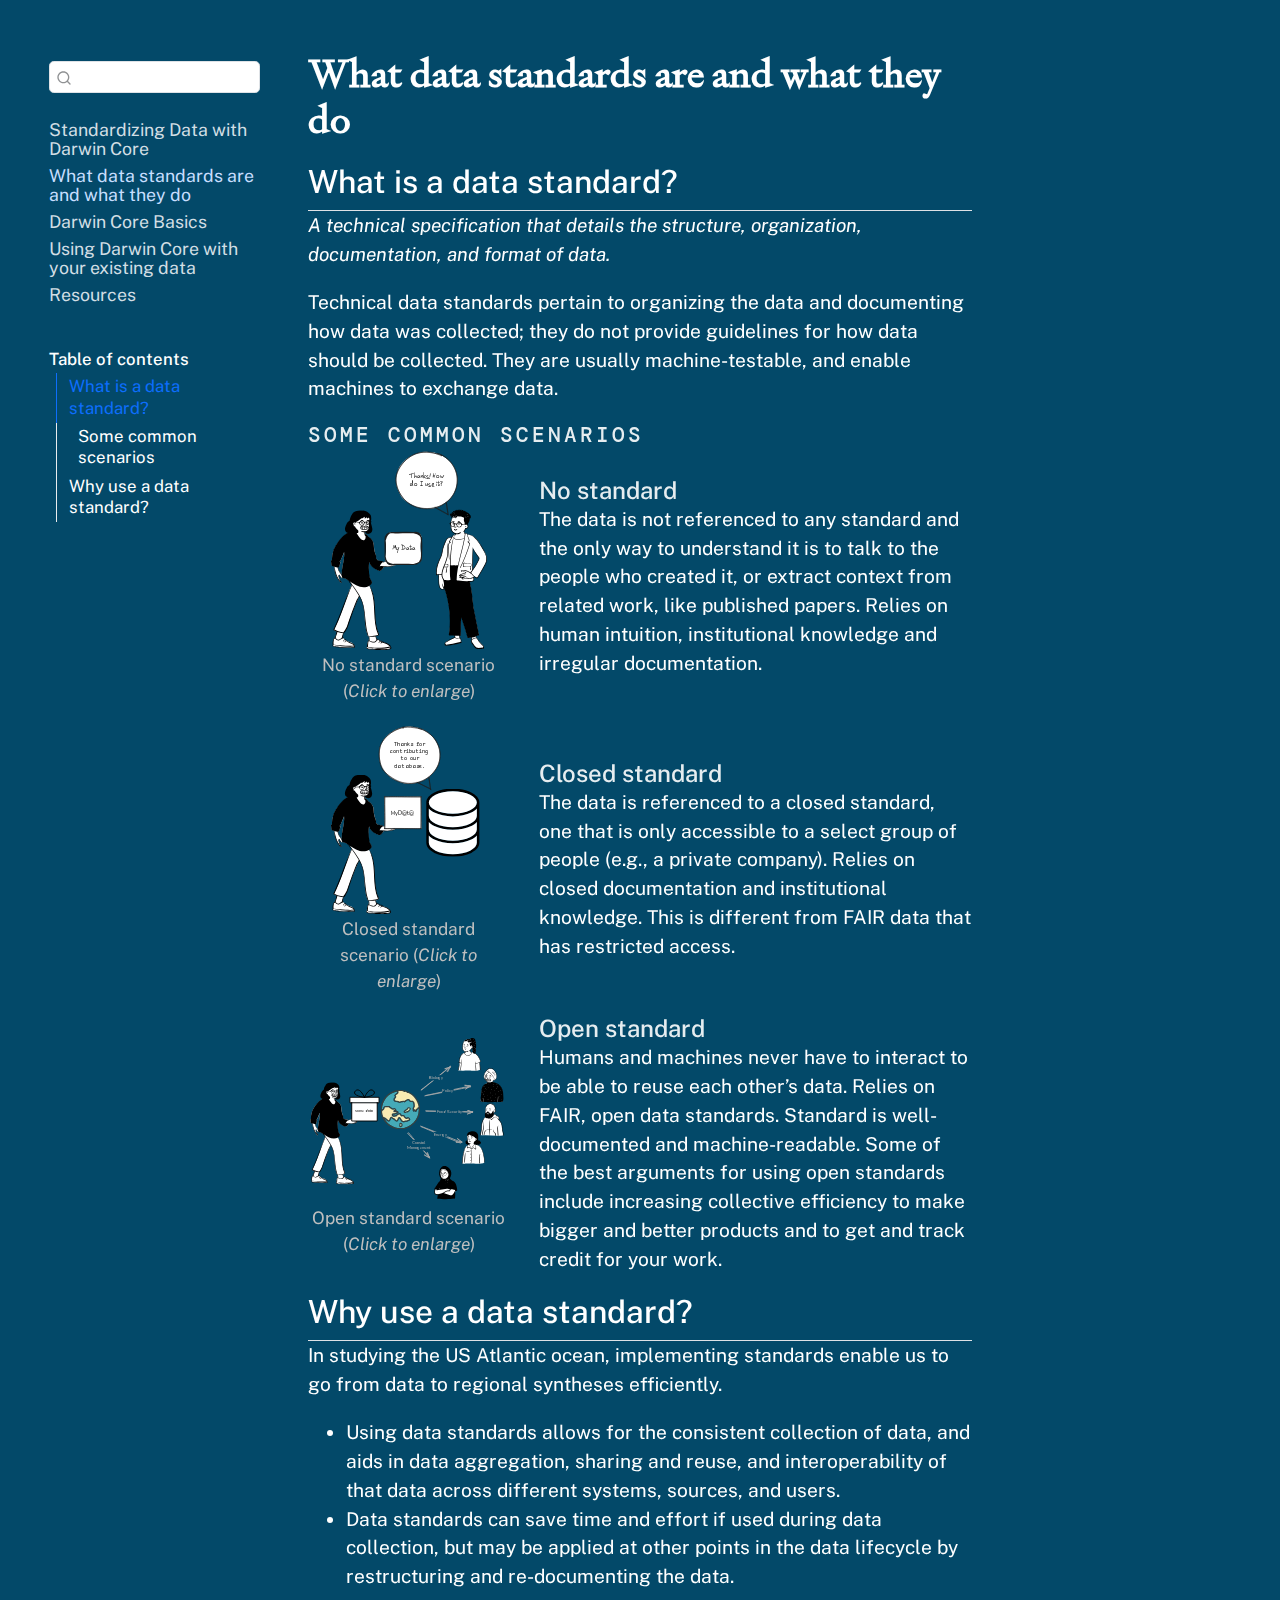
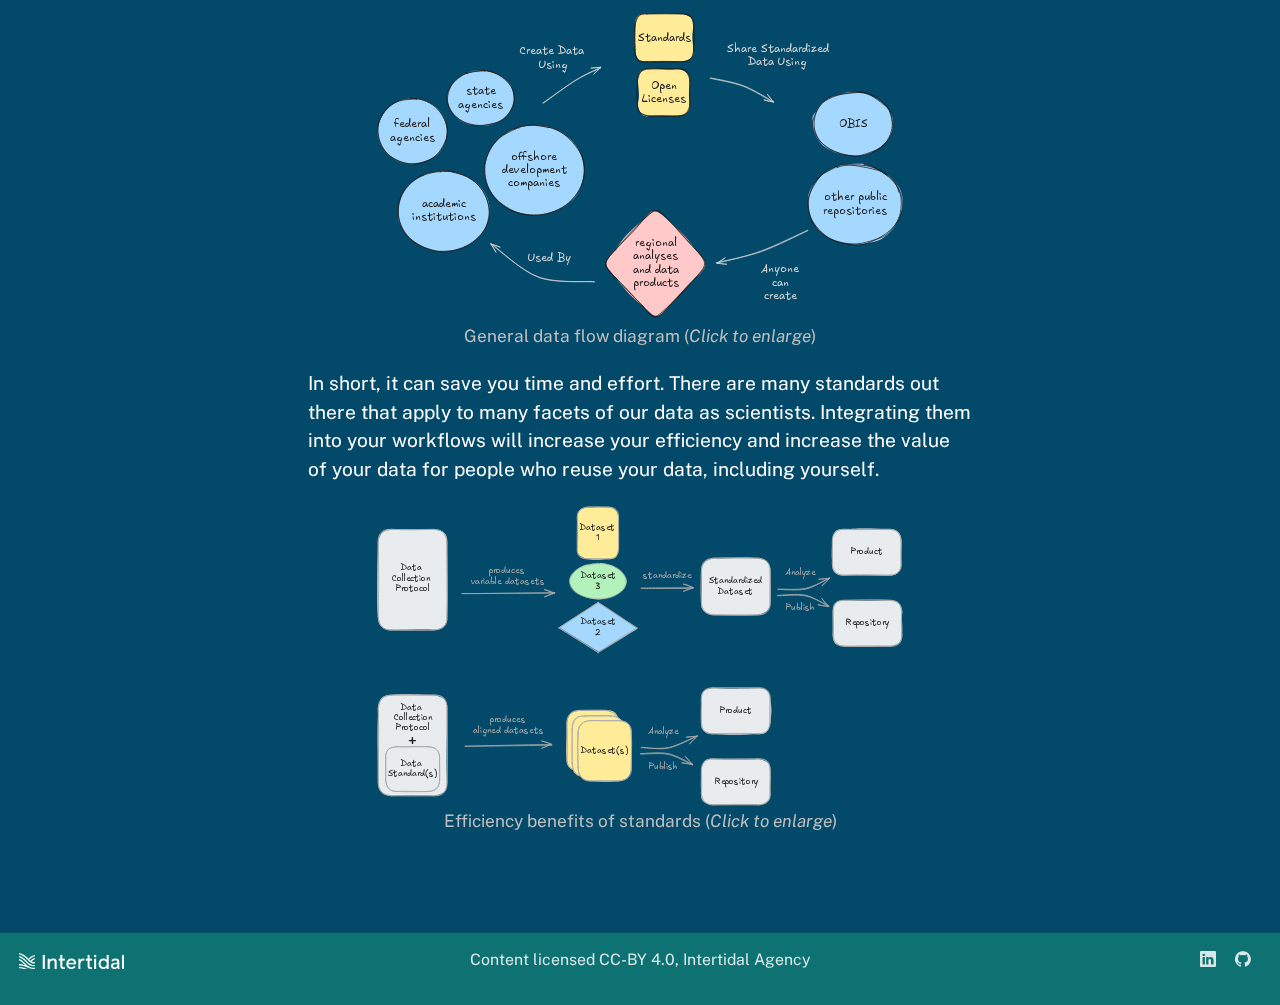
<file: docs/data-standards.html>
<!DOCTYPE html>
<html xmlns="http://www.w3.org/1999/xhtml" lang="en" xml:lang="en"><head>

<meta charset="utf-8">
<meta name="generator" content="quarto-1.7.31">

<meta name="viewport" content="width=device-width, initial-scale=1.0, user-scalable=yes">

<meta name="author" content="Intertidal Agency">

<title>What data standards are and what they do – ROSA and RWSC Darwin Core 101</title>
<style>
code{white-space: pre-wrap;}
span.smallcaps{font-variant: small-caps;}
div.columns{display: flex; gap: min(4vw, 1.5em);}
div.column{flex: auto; overflow-x: auto;}
div.hanging-indent{margin-left: 1.5em; text-indent: -1.5em;}
ul.task-list{list-style: none;}
ul.task-list li input[type="checkbox"] {
  width: 0.8em;
  margin: 0 0.8em 0.2em -1em; /* quarto-specific, see https://github.com/quarto-dev/quarto-cli/issues/4556 */ 
  vertical-align: middle;
}
</style>


<script src="site_libs/quarto-nav/quarto-nav.js"></script>
<script src="site_libs/quarto-nav/headroom.min.js"></script>
<script src="site_libs/clipboard/clipboard.min.js"></script>
<script src="site_libs/quarto-search/autocomplete.umd.js"></script>
<script src="site_libs/quarto-search/fuse.min.js"></script>
<script src="site_libs/quarto-search/quarto-search.js"></script>
<meta name="quarto:offset" content="./">
<link href="./img/Intertidal-ProfilePic-Aqua-Bold.png" rel="icon" type="image/png">
<script src="site_libs/quarto-html/quarto.js" type="module"></script>
<script src="site_libs/quarto-html/tabsets/tabsets.js" type="module"></script>
<script src="site_libs/quarto-html/popper.min.js"></script>
<script src="site_libs/quarto-html/tippy.umd.min.js"></script>
<script src="site_libs/quarto-html/anchor.min.js"></script>
<link href="site_libs/quarto-html/tippy.css" rel="stylesheet">
<link href="site_libs/quarto-html/quarto-syntax-highlighting-dark-8ef56b68f8fa1e9d2ba328e99e439f80.css" rel="stylesheet" id="quarto-text-highlighting-styles">
<script src="site_libs/bootstrap/bootstrap.min.js"></script>
<link href="site_libs/bootstrap/bootstrap-icons.css" rel="stylesheet">
<link href="site_libs/bootstrap/bootstrap-54e5acd63e366136a66b575ffcd7f158.min.css" rel="stylesheet" append-hash="true" id="quarto-bootstrap" data-mode="dark">
<script src="site_libs/quarto-contrib/glightbox/glightbox.min.js"></script>
<link href="site_libs/quarto-contrib/glightbox/glightbox.min.css" rel="stylesheet">
<link href="site_libs/quarto-contrib/glightbox/lightbox.css" rel="stylesheet">
<script id="quarto-search-options" type="application/json">{
  "location": "sidebar",
  "copy-button": false,
  "collapse-after": 3,
  "panel-placement": "start",
  "type": "textbox",
  "limit": 50,
  "keyboard-shortcut": [
    "f",
    "/",
    "s"
  ],
  "language": {
    "search-no-results-text": "No results",
    "search-matching-documents-text": "matching documents",
    "search-copy-link-title": "Copy link to search",
    "search-hide-matches-text": "Hide additional matches",
    "search-more-match-text": "more match in this document",
    "search-more-matches-text": "more matches in this document",
    "search-clear-button-title": "Clear",
    "search-text-placeholder": "",
    "search-detached-cancel-button-title": "Cancel",
    "search-submit-button-title": "Submit",
    "search-label": "Search"
  }
}</script>


<link rel="stylesheet" href="styles.css">
</head>

<body class="nav-sidebar floating nav-fixed quarto-light">

<div id="quarto-search-results"></div>
  <header id="quarto-header" class="headroom fixed-top">
    <nav class="navbar navbar-expand-lg " data-bs-theme="dark">
      <div class="navbar-container container-fluid">
        <div class="quarto-navbar-tools tools-end">
</div>
      </div> <!-- /container-fluid -->
    </nav>
  <nav class="quarto-secondary-nav">
    <div class="container-fluid d-flex">
      <button type="button" class="quarto-btn-toggle btn" data-bs-toggle="collapse" role="button" data-bs-target=".quarto-sidebar-collapse-item" aria-controls="quarto-sidebar" aria-expanded="false" aria-label="Toggle sidebar navigation" onclick="if (window.quartoToggleHeadroom) { window.quartoToggleHeadroom(); }">
        <i class="bi bi-layout-text-sidebar-reverse"></i>
      </button>
        <nav class="quarto-page-breadcrumbs" aria-label="breadcrumb"><ol class="breadcrumb"><li class="breadcrumb-item"><a href="./data-standards.html"><span class="chapter-title">What data standards are and what they do</span></a></li></ol></nav>
        <a class="flex-grow-1" role="navigation" data-bs-toggle="collapse" data-bs-target=".quarto-sidebar-collapse-item" aria-controls="quarto-sidebar" aria-expanded="false" aria-label="Toggle sidebar navigation" onclick="if (window.quartoToggleHeadroom) { window.quartoToggleHeadroom(); }">      
        </a>
      <button type="button" class="btn quarto-search-button" aria-label="Search" onclick="window.quartoOpenSearch();">
        <i class="bi bi-search"></i>
      </button>
    </div>
  </nav>
</header>
<!-- content -->
<div id="quarto-content" class="quarto-container page-columns page-rows-contents page-layout-article page-navbar">
<!-- sidebar -->
  <nav id="quarto-sidebar" class="sidebar collapse collapse-horizontal quarto-sidebar-collapse-item sidebar-navigation floating overflow-auto">
        <div class="mt-2 flex-shrink-0 align-items-center">
        <div class="sidebar-search">
        <div id="quarto-search" class="" title="Search"></div>
        </div>
        </div>
    <div class="sidebar-menu-container"> 
    <ul class="list-unstyled mt-1">
        <li class="sidebar-item">
  <div class="sidebar-item-container"> 
  <a href="./index.html" class="sidebar-item-text sidebar-link"><span class="chapter-title">Standardizing Data with Darwin Core</span></a>
  </div>
</li>
        <li class="sidebar-item">
  <div class="sidebar-item-container"> 
  <a href="./data-standards.html" class="sidebar-item-text sidebar-link active"><span class="chapter-title">What data standards are and what they do</span></a>
  </div>
</li>
        <li class="sidebar-item">
  <div class="sidebar-item-container"> 
  <a href="./dwc-basics.html" class="sidebar-item-text sidebar-link"><span class="chapter-title">Darwin Core Basics</span></a>
  </div>
</li>
        <li class="sidebar-item">
  <div class="sidebar-item-container"> 
  <a href="./align-your-data.html" class="sidebar-item-text sidebar-link"><span class="chapter-title">Using Darwin Core with your existing data</span></a>
  </div>
</li>
        <li class="sidebar-item">
  <div class="sidebar-item-container"> 
  <a href="./resources.html" class="sidebar-item-text sidebar-link"><span class="chapter-title">Resources</span></a>
  </div>
</li>
    </ul>
    </div>
    <nav id="TOC" role="doc-toc" class="toc-active">
    <h2 id="toc-title">Table of contents</h2>
   
  <ul>
  <li><a href="#what-is-a-data-standard" id="toc-what-is-a-data-standard" class="nav-link active" data-scroll-target="#what-is-a-data-standard">What is a data standard?</a>
  <ul>
  <li><a href="#some-common-scenarios" id="toc-some-common-scenarios" class="nav-link" data-scroll-target="#some-common-scenarios">Some common scenarios</a></li>
  </ul></li>
  <li><a href="#why-use-a-data-standard" id="toc-why-use-a-data-standard" class="nav-link" data-scroll-target="#why-use-a-data-standard">Why use a data standard?</a></li>
  </ul>
</nav>
</nav>
<div id="quarto-sidebar-glass" class="quarto-sidebar-collapse-item" data-bs-toggle="collapse" data-bs-target=".quarto-sidebar-collapse-item"></div>
<!-- margin-sidebar -->
    <div id="quarto-margin-sidebar" class="sidebar margin-sidebar zindex-bottom">
    </div>
<!-- main -->
<main class="content" id="quarto-document-content">

<header id="title-block-header" class="quarto-title-block default">
<div class="quarto-title">
<h1 class="title"><span class="chapter-title">What data standards are and what they do</span></h1>
</div>



<div class="quarto-title-meta">

    
  
    
  </div>
  


</header>


<section id="what-is-a-data-standard" class="level2">
<h2 class="anchored" data-anchor-id="what-is-a-data-standard">What is a data standard?</h2>
<p><em>A technical specification that details the structure, organization, documentation, and format of data.</em></p>
<p>Technical data standards pertain to organizing the data and documenting how data was collected; they do not provide guidelines for how data should be collected. They are usually machine-testable, and enable machines to exchange data.</p>
<section id="some-common-scenarios" class="level3">
<h3 class="anchored" data-anchor-id="some-common-scenarios">Some common scenarios</h3>
<div class="grid align-items-center">
<div class="g-col-4">
<div class="quarto-figure quarto-figure-center">
<figure class="figure">
<p><a href="img/excalidraw_illustrations/no_standard.svg" class="lightbox" data-gallery="quarto-lightbox-gallery-1" title="No standard scenario (Click to enlarge)"><img src="img/excalidraw_illustrations/no_standard.svg" class="img-fluid figure-img" style="width:80.0%" alt="A drawing of two people exchanging data without a standard"></a></p>
<figcaption>No standard scenario (<em>Click to enlarge</em>)</figcaption>
</figure>
</div>
</div>
<section id="no-standard" class="level4 g-col-8">
<h4 class="anchored" data-anchor-id="no-standard">No standard</h4>
<p>The data is not referenced to any standard and the only way to understand it is to talk to the people who created it, or extract context from related work, like published papers. Relies on human intuition, institutional knowledge and irregular documentation.</p>
</section>
</div>
<div class="grid align-items-center">
<div class="g-col-4">
<div class="quarto-figure quarto-figure-center">
<figure class="figure">
<p><a href="img/excalidraw_illustrations/closed_standard.svg" class="lightbox" data-gallery="quarto-lightbox-gallery-2" title="Closed standard scenario (Click to enlarge)"><img src="img/excalidraw_illustrations/closed_standard.svg" class="img-fluid figure-img" style="width:80.0%" alt="A drawing of a person giving data to a closed database"></a></p>
<figcaption>Closed standard scenario (<em>Click to enlarge</em>)</figcaption>
</figure>
</div>
</div>
<section id="closed-standard" class="level4 g-col-8">
<h4 class="anchored" data-anchor-id="closed-standard">Closed standard</h4>
<p>The data is referenced to a closed standard, one that is only accessible to a select group of people (e.g., a private company). Relies on closed documentation and institutional knowledge. This is different from FAIR data that has restricted access.</p>
</section>
</div>
<div class="grid align-items-center">
<div class="g-col-4">
<div class="quarto-figure quarto-figure-center">
<figure class="figure">
<p><a href="img/excalidraw_illustrations/open_standard.svg" class="lightbox" data-gallery="quarto-lightbox-gallery-3" title="Open standard scenario (Click to enlarge)"><img src="img/excalidraw_illustrations/open_standard.svg" class="img-fluid figure-img" style="width:100.0%" alt="A drawing of data being exchanged across the world via an open standard"></a></p>
<figcaption>Open standard scenario (<em>Click to enlarge</em>)</figcaption>
</figure>
</div>
</div>
<section id="open-standard" class="level4 g-col-8">
<h4 class="anchored" data-anchor-id="open-standard">Open standard</h4>
<p>Humans and machines never have to interact to be able to reuse each other’s data. Relies on FAIR, open data standards. Standard is well-documented and machine-readable. Some of the best arguments for using open standards include increasing collective efficiency to make bigger and better products and to get and track credit for your work.</p>
</section>
</div>
</section>
</section>
<section id="why-use-a-data-standard" class="level2">
<h2 class="anchored" data-anchor-id="why-use-a-data-standard">Why use a data standard?</h2>
<p>In studying the US Atlantic ocean, implementing standards enable us to go from data to regional syntheses efficiently.</p>
<ul>
<li>Using data standards allows for the consistent collection of data, and aids in data aggregation, sharing and reuse, and interoperability of that data across different systems, sources, and users.</li>
<li>Data standards can save time and effort if used during data collection, but may be applied at other points in the data lifecycle by restructuring and re-documenting the data.</li>
</ul>
<div class="quarto-figure quarto-figure-center">
<figure class="figure">
<p><a href="img/excalidraw_illustrations/general_data_flow.svg" class="lightbox" data-gallery="quarto-lightbox-gallery-4" title="General data flow diagram (Click to enlarge)"><img src="img/excalidraw_illustrations/general_data_flow.svg" class="img-fluid figure-img" alt="Diagram showing the flow of data from collection through standards to synthesis"></a></p>
<figcaption>General data flow diagram (<em>Click to enlarge</em>)</figcaption>
</figure>
</div>
<p>In short, it can save you time and effort. There are many standards out there that apply to many facets of our data as scientists. Integrating them into your workflows will increase your efficiency and increase the value of your data for people who reuse your data, including yourself.</p>
<div class="quarto-figure quarto-figure-center">
<figure class="figure">
<p><a href="img/excalidraw_illustrations/efficiency.svg" class="lightbox" data-gallery="quarto-lightbox-gallery-5" title="Efficiency benefits of standards (Click to enlarge)"><img src="img/excalidraw_illustrations/efficiency.svg" class="img-fluid figure-img" alt="Diagram illustrating how standards improve efficiency in data workflows"></a></p>
<figcaption>Efficiency benefits of standards (<em>Click to enlarge</em>)</figcaption>
</figure>
</div>


</section>

</main> <!-- /main -->
<script id="quarto-html-after-body" type="application/javascript">
  window.document.addEventListener("DOMContentLoaded", function (event) {
    const icon = "";
    const anchorJS = new window.AnchorJS();
    anchorJS.options = {
      placement: 'right',
      icon: icon
    };
    anchorJS.add('.anchored');
    const isCodeAnnotation = (el) => {
      for (const clz of el.classList) {
        if (clz.startsWith('code-annotation-')) {                     
          return true;
        }
      }
      return false;
    }
    const onCopySuccess = function(e) {
      // button target
      const button = e.trigger;
      // don't keep focus
      button.blur();
      // flash "checked"
      button.classList.add('code-copy-button-checked');
      var currentTitle = button.getAttribute("title");
      button.setAttribute("title", "Copied!");
      let tooltip;
      if (window.bootstrap) {
        button.setAttribute("data-bs-toggle", "tooltip");
        button.setAttribute("data-bs-placement", "left");
        button.setAttribute("data-bs-title", "Copied!");
        tooltip = new bootstrap.Tooltip(button, 
          { trigger: "manual", 
            customClass: "code-copy-button-tooltip",
            offset: [0, -8]});
        tooltip.show();    
      }
      setTimeout(function() {
        if (tooltip) {
          tooltip.hide();
          button.removeAttribute("data-bs-title");
          button.removeAttribute("data-bs-toggle");
          button.removeAttribute("data-bs-placement");
        }
        button.setAttribute("title", currentTitle);
        button.classList.remove('code-copy-button-checked');
      }, 1000);
      // clear code selection
      e.clearSelection();
    }
    const getTextToCopy = function(trigger) {
        const codeEl = trigger.previousElementSibling.cloneNode(true);
        for (const childEl of codeEl.children) {
          if (isCodeAnnotation(childEl)) {
            childEl.remove();
          }
        }
        return codeEl.innerText;
    }
    const clipboard = new window.ClipboardJS('.code-copy-button:not([data-in-quarto-modal])', {
      text: getTextToCopy
    });
    clipboard.on('success', onCopySuccess);
    if (window.document.getElementById('quarto-embedded-source-code-modal')) {
      const clipboardModal = new window.ClipboardJS('.code-copy-button[data-in-quarto-modal]', {
        text: getTextToCopy,
        container: window.document.getElementById('quarto-embedded-source-code-modal')
      });
      clipboardModal.on('success', onCopySuccess);
    }
      var localhostRegex = new RegExp(/^(?:http|https):\/\/localhost\:?[0-9]*\//);
      var mailtoRegex = new RegExp(/^mailto:/);
        var filterRegex = new RegExp('/' + window.location.host + '/');
      var isInternal = (href) => {
          return filterRegex.test(href) || localhostRegex.test(href) || mailtoRegex.test(href);
      }
      // Inspect non-navigation links and adorn them if external
     var links = window.document.querySelectorAll('a[href]:not(.nav-link):not(.navbar-brand):not(.toc-action):not(.sidebar-link):not(.sidebar-item-toggle):not(.pagination-link):not(.no-external):not([aria-hidden]):not(.dropdown-item):not(.quarto-navigation-tool):not(.about-link)');
      for (var i=0; i<links.length; i++) {
        const link = links[i];
        if (!isInternal(link.href)) {
          // undo the damage that might have been done by quarto-nav.js in the case of
          // links that we want to consider external
          if (link.dataset.originalHref !== undefined) {
            link.href = link.dataset.originalHref;
          }
        }
      }
    function tippyHover(el, contentFn, onTriggerFn, onUntriggerFn) {
      const config = {
        allowHTML: true,
        maxWidth: 500,
        delay: 100,
        arrow: false,
        appendTo: function(el) {
            return el.parentElement;
        },
        interactive: true,
        interactiveBorder: 10,
        theme: 'quarto',
        placement: 'bottom-start',
      };
      if (contentFn) {
        config.content = contentFn;
      }
      if (onTriggerFn) {
        config.onTrigger = onTriggerFn;
      }
      if (onUntriggerFn) {
        config.onUntrigger = onUntriggerFn;
      }
      window.tippy(el, config); 
    }
    const noterefs = window.document.querySelectorAll('a[role="doc-noteref"]');
    for (var i=0; i<noterefs.length; i++) {
      const ref = noterefs[i];
      tippyHover(ref, function() {
        // use id or data attribute instead here
        let href = ref.getAttribute('data-footnote-href') || ref.getAttribute('href');
        try { href = new URL(href).hash; } catch {}
        const id = href.replace(/^#\/?/, "");
        const note = window.document.getElementById(id);
        if (note) {
          return note.innerHTML;
        } else {
          return "";
        }
      });
    }
    const xrefs = window.document.querySelectorAll('a.quarto-xref');
    const processXRef = (id, note) => {
      // Strip column container classes
      const stripColumnClz = (el) => {
        el.classList.remove("page-full", "page-columns");
        if (el.children) {
          for (const child of el.children) {
            stripColumnClz(child);
          }
        }
      }
      stripColumnClz(note)
      if (id === null || id.startsWith('sec-')) {
        // Special case sections, only their first couple elements
        const container = document.createElement("div");
        if (note.children && note.children.length > 2) {
          container.appendChild(note.children[0].cloneNode(true));
          for (let i = 1; i < note.children.length; i++) {
            const child = note.children[i];
            if (child.tagName === "P" && child.innerText === "") {
              continue;
            } else {
              container.appendChild(child.cloneNode(true));
              break;
            }
          }
          if (window.Quarto?.typesetMath) {
            window.Quarto.typesetMath(container);
          }
          return container.innerHTML
        } else {
          if (window.Quarto?.typesetMath) {
            window.Quarto.typesetMath(note);
          }
          return note.innerHTML;
        }
      } else {
        // Remove any anchor links if they are present
        const anchorLink = note.querySelector('a.anchorjs-link');
        if (anchorLink) {
          anchorLink.remove();
        }
        if (window.Quarto?.typesetMath) {
          window.Quarto.typesetMath(note);
        }
        if (note.classList.contains("callout")) {
          return note.outerHTML;
        } else {
          return note.innerHTML;
        }
      }
    }
    for (var i=0; i<xrefs.length; i++) {
      const xref = xrefs[i];
      tippyHover(xref, undefined, function(instance) {
        instance.disable();
        let url = xref.getAttribute('href');
        let hash = undefined; 
        if (url.startsWith('#')) {
          hash = url;
        } else {
          try { hash = new URL(url).hash; } catch {}
        }
        if (hash) {
          const id = hash.replace(/^#\/?/, "");
          const note = window.document.getElementById(id);
          if (note !== null) {
            try {
              const html = processXRef(id, note.cloneNode(true));
              instance.setContent(html);
            } finally {
              instance.enable();
              instance.show();
            }
          } else {
            // See if we can fetch this
            fetch(url.split('#')[0])
            .then(res => res.text())
            .then(html => {
              const parser = new DOMParser();
              const htmlDoc = parser.parseFromString(html, "text/html");
              const note = htmlDoc.getElementById(id);
              if (note !== null) {
                const html = processXRef(id, note);
                instance.setContent(html);
              } 
            }).finally(() => {
              instance.enable();
              instance.show();
            });
          }
        } else {
          // See if we can fetch a full url (with no hash to target)
          // This is a special case and we should probably do some content thinning / targeting
          fetch(url)
          .then(res => res.text())
          .then(html => {
            const parser = new DOMParser();
            const htmlDoc = parser.parseFromString(html, "text/html");
            const note = htmlDoc.querySelector('main.content');
            if (note !== null) {
              // This should only happen for chapter cross references
              // (since there is no id in the URL)
              // remove the first header
              if (note.children.length > 0 && note.children[0].tagName === "HEADER") {
                note.children[0].remove();
              }
              const html = processXRef(null, note);
              instance.setContent(html);
            } 
          }).finally(() => {
            instance.enable();
            instance.show();
          });
        }
      }, function(instance) {
      });
    }
        let selectedAnnoteEl;
        const selectorForAnnotation = ( cell, annotation) => {
          let cellAttr = 'data-code-cell="' + cell + '"';
          let lineAttr = 'data-code-annotation="' +  annotation + '"';
          const selector = 'span[' + cellAttr + '][' + lineAttr + ']';
          return selector;
        }
        const selectCodeLines = (annoteEl) => {
          const doc = window.document;
          const targetCell = annoteEl.getAttribute("data-target-cell");
          const targetAnnotation = annoteEl.getAttribute("data-target-annotation");
          const annoteSpan = window.document.querySelector(selectorForAnnotation(targetCell, targetAnnotation));
          const lines = annoteSpan.getAttribute("data-code-lines").split(",");
          const lineIds = lines.map((line) => {
            return targetCell + "-" + line;
          })
          let top = null;
          let height = null;
          let parent = null;
          if (lineIds.length > 0) {
              //compute the position of the single el (top and bottom and make a div)
              const el = window.document.getElementById(lineIds[0]);
              top = el.offsetTop;
              height = el.offsetHeight;
              parent = el.parentElement.parentElement;
            if (lineIds.length > 1) {
              const lastEl = window.document.getElementById(lineIds[lineIds.length - 1]);
              const bottom = lastEl.offsetTop + lastEl.offsetHeight;
              height = bottom - top;
            }
            if (top !== null && height !== null && parent !== null) {
              // cook up a div (if necessary) and position it 
              let div = window.document.getElementById("code-annotation-line-highlight");
              if (div === null) {
                div = window.document.createElement("div");
                div.setAttribute("id", "code-annotation-line-highlight");
                div.style.position = 'absolute';
                parent.appendChild(div);
              }
              div.style.top = top - 2 + "px";
              div.style.height = height + 4 + "px";
              div.style.left = 0;
              let gutterDiv = window.document.getElementById("code-annotation-line-highlight-gutter");
              if (gutterDiv === null) {
                gutterDiv = window.document.createElement("div");
                gutterDiv.setAttribute("id", "code-annotation-line-highlight-gutter");
                gutterDiv.style.position = 'absolute';
                const codeCell = window.document.getElementById(targetCell);
                const gutter = codeCell.querySelector('.code-annotation-gutter');
                gutter.appendChild(gutterDiv);
              }
              gutterDiv.style.top = top - 2 + "px";
              gutterDiv.style.height = height + 4 + "px";
            }
            selectedAnnoteEl = annoteEl;
          }
        };
        const unselectCodeLines = () => {
          const elementsIds = ["code-annotation-line-highlight", "code-annotation-line-highlight-gutter"];
          elementsIds.forEach((elId) => {
            const div = window.document.getElementById(elId);
            if (div) {
              div.remove();
            }
          });
          selectedAnnoteEl = undefined;
        };
          // Handle positioning of the toggle
      window.addEventListener(
        "resize",
        throttle(() => {
          elRect = undefined;
          if (selectedAnnoteEl) {
            selectCodeLines(selectedAnnoteEl);
          }
        }, 10)
      );
      function throttle(fn, ms) {
      let throttle = false;
      let timer;
        return (...args) => {
          if(!throttle) { // first call gets through
              fn.apply(this, args);
              throttle = true;
          } else { // all the others get throttled
              if(timer) clearTimeout(timer); // cancel #2
              timer = setTimeout(() => {
                fn.apply(this, args);
                timer = throttle = false;
              }, ms);
          }
        };
      }
        // Attach click handler to the DT
        const annoteDls = window.document.querySelectorAll('dt[data-target-cell]');
        for (const annoteDlNode of annoteDls) {
          annoteDlNode.addEventListener('click', (event) => {
            const clickedEl = event.target;
            if (clickedEl !== selectedAnnoteEl) {
              unselectCodeLines();
              const activeEl = window.document.querySelector('dt[data-target-cell].code-annotation-active');
              if (activeEl) {
                activeEl.classList.remove('code-annotation-active');
              }
              selectCodeLines(clickedEl);
              clickedEl.classList.add('code-annotation-active');
            } else {
              // Unselect the line
              unselectCodeLines();
              clickedEl.classList.remove('code-annotation-active');
            }
          });
        }
    const findCites = (el) => {
      const parentEl = el.parentElement;
      if (parentEl) {
        const cites = parentEl.dataset.cites;
        if (cites) {
          return {
            el,
            cites: cites.split(' ')
          };
        } else {
          return findCites(el.parentElement)
        }
      } else {
        return undefined;
      }
    };
    var bibliorefs = window.document.querySelectorAll('a[role="doc-biblioref"]');
    for (var i=0; i<bibliorefs.length; i++) {
      const ref = bibliorefs[i];
      const citeInfo = findCites(ref);
      if (citeInfo) {
        tippyHover(citeInfo.el, function() {
          var popup = window.document.createElement('div');
          citeInfo.cites.forEach(function(cite) {
            var citeDiv = window.document.createElement('div');
            citeDiv.classList.add('hanging-indent');
            citeDiv.classList.add('csl-entry');
            var biblioDiv = window.document.getElementById('ref-' + cite);
            if (biblioDiv) {
              citeDiv.innerHTML = biblioDiv.innerHTML;
            }
            popup.appendChild(citeDiv);
          });
          return popup.innerHTML;
        });
      }
    }
  });
  </script>
</div> <!-- /content -->
<footer class="footer">
  <div class="nav-footer">
    <div class="nav-footer-left">
<p><a href="https://www.intertidalagency.org/"><img src="img/Intertidal_PrimaryLogo_Bold_White.png" width="105"></a></p>
</div>   
    <div class="nav-footer-center">
<p>Content licensed CC-BY 4.0, Intertidal Agency</p>
</div>
    <div class="nav-footer-right">
      <ul class="footer-items list-unstyled">
    <li class="nav-item compact">
    <a class="nav-link" href="https://www.linkedin.com/company/intertidal-agency/">
      <i class="bi bi-linkedin" role="img">
</i> 
    </a>
  </li>  
    <li class="nav-item compact">
    <a class="nav-link" href="https://github.com/intertidalagency/ia-dwc-resources">
      <i class="bi bi-github" role="img">
</i> 
    </a>
  </li>  
</ul>
    </div>
  </div>
</footer>
<script>var lightboxQuarto = GLightbox({"closeEffect":"zoom","descPosition":"bottom","loop":false,"openEffect":"zoom","selector":".lightbox"});
(function() {
  let previousOnload = window.onload;
  window.onload = () => {
    if (previousOnload) {
      previousOnload();
    }
    lightboxQuarto.on('slide_before_load', (data) => {
      const { slideIndex, slideNode, slideConfig, player, trigger } = data;
      const href = trigger.getAttribute('href');
      if (href !== null) {
        const imgEl = window.document.querySelector(`a[href="${href}"] img`);
        if (imgEl !== null) {
          const srcAttr = imgEl.getAttribute("src");
          if (srcAttr && srcAttr.startsWith("data:")) {
            slideConfig.href = srcAttr;
          }
        }
      } 
    });
  
    lightboxQuarto.on('slide_after_load', (data) => {
      const { slideIndex, slideNode, slideConfig, player, trigger } = data;
      if (window.Quarto?.typesetMath) {
        window.Quarto.typesetMath(slideNode);
      }
    });
  
  };
  
})();
          </script>




</body></html>
</file>
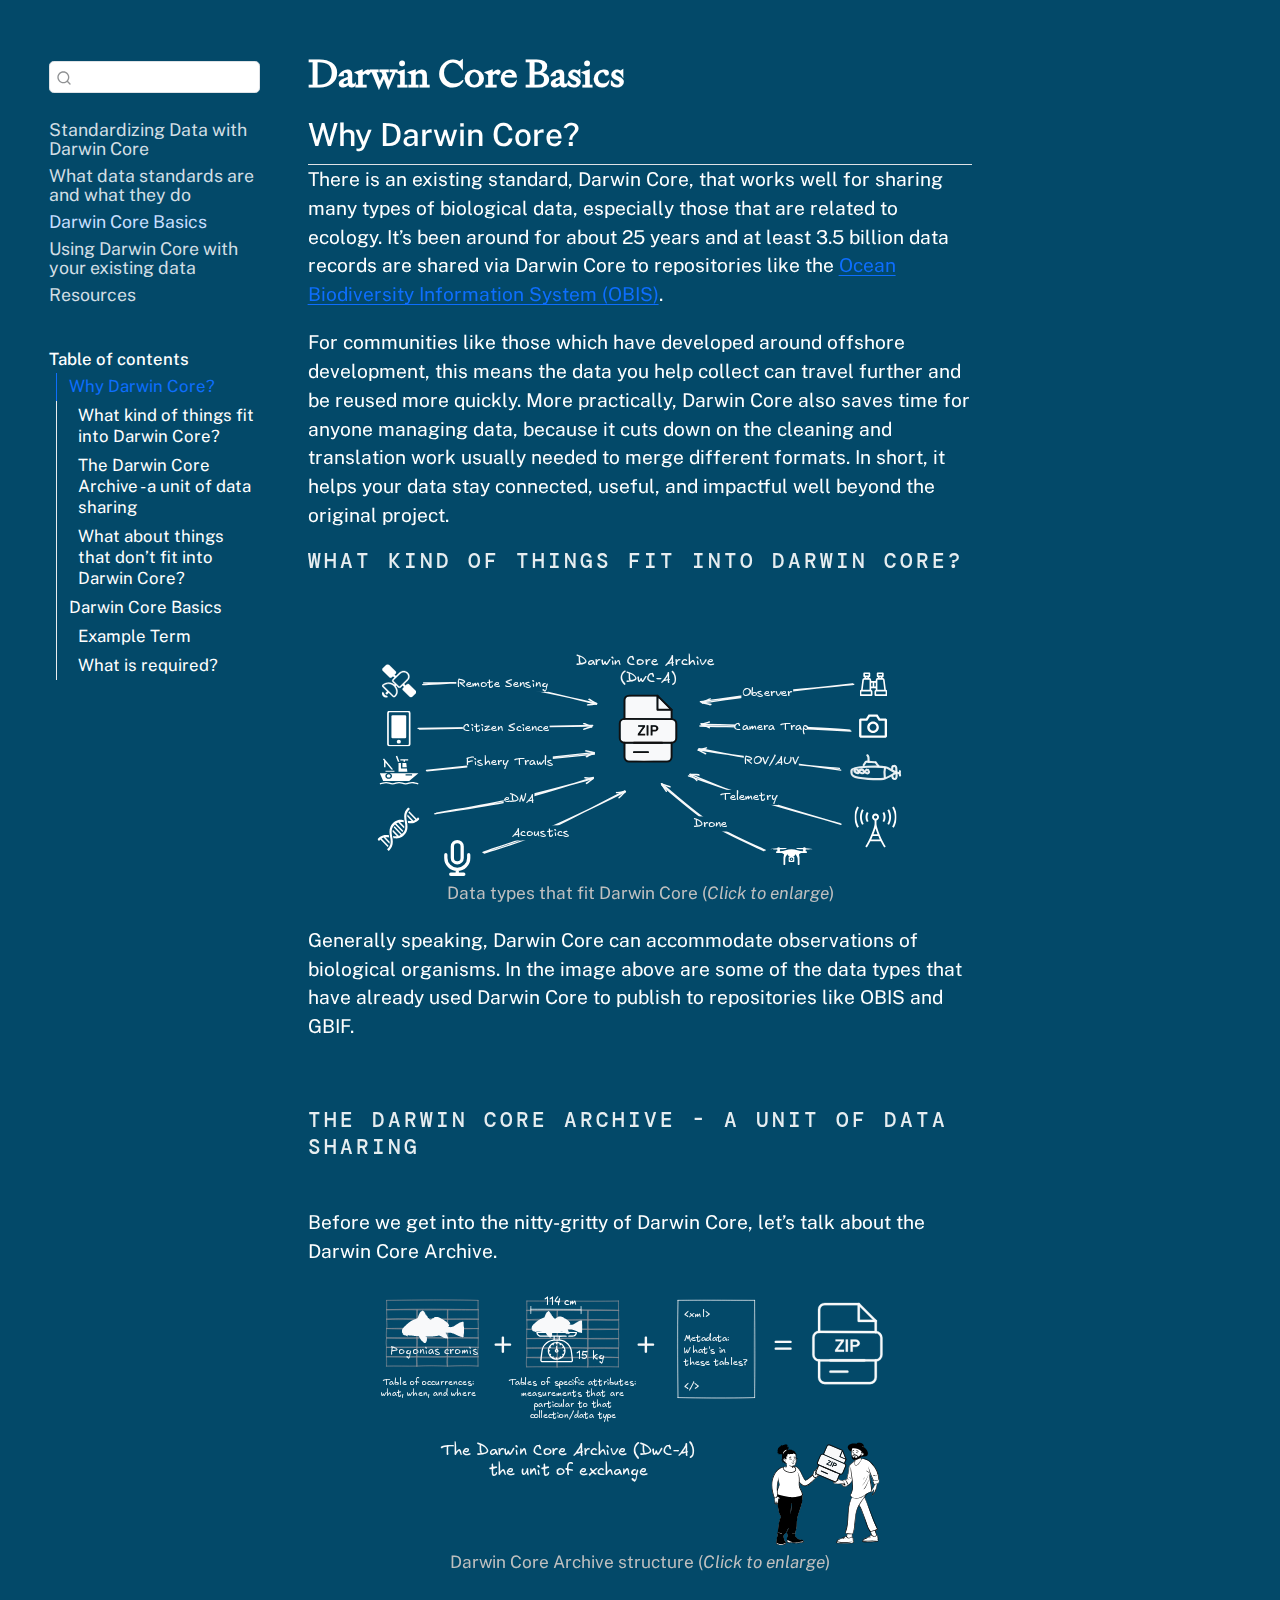
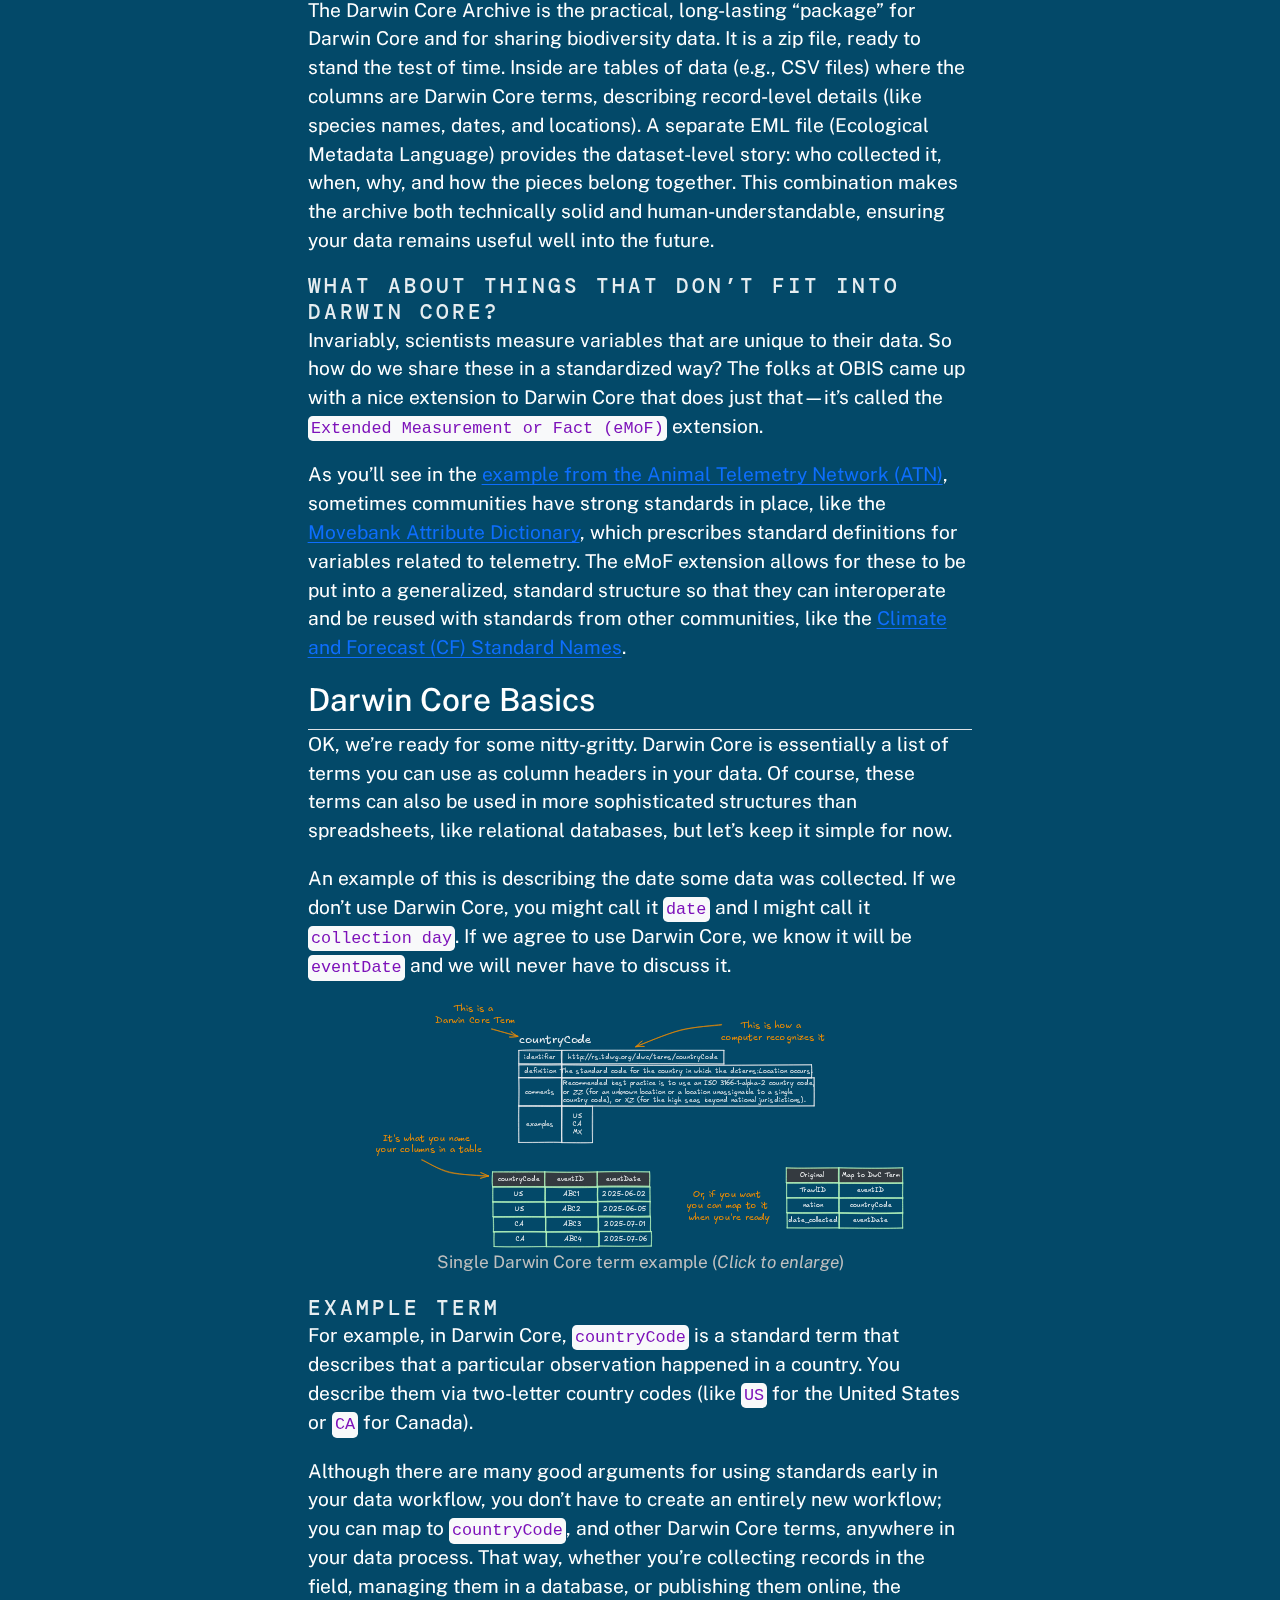
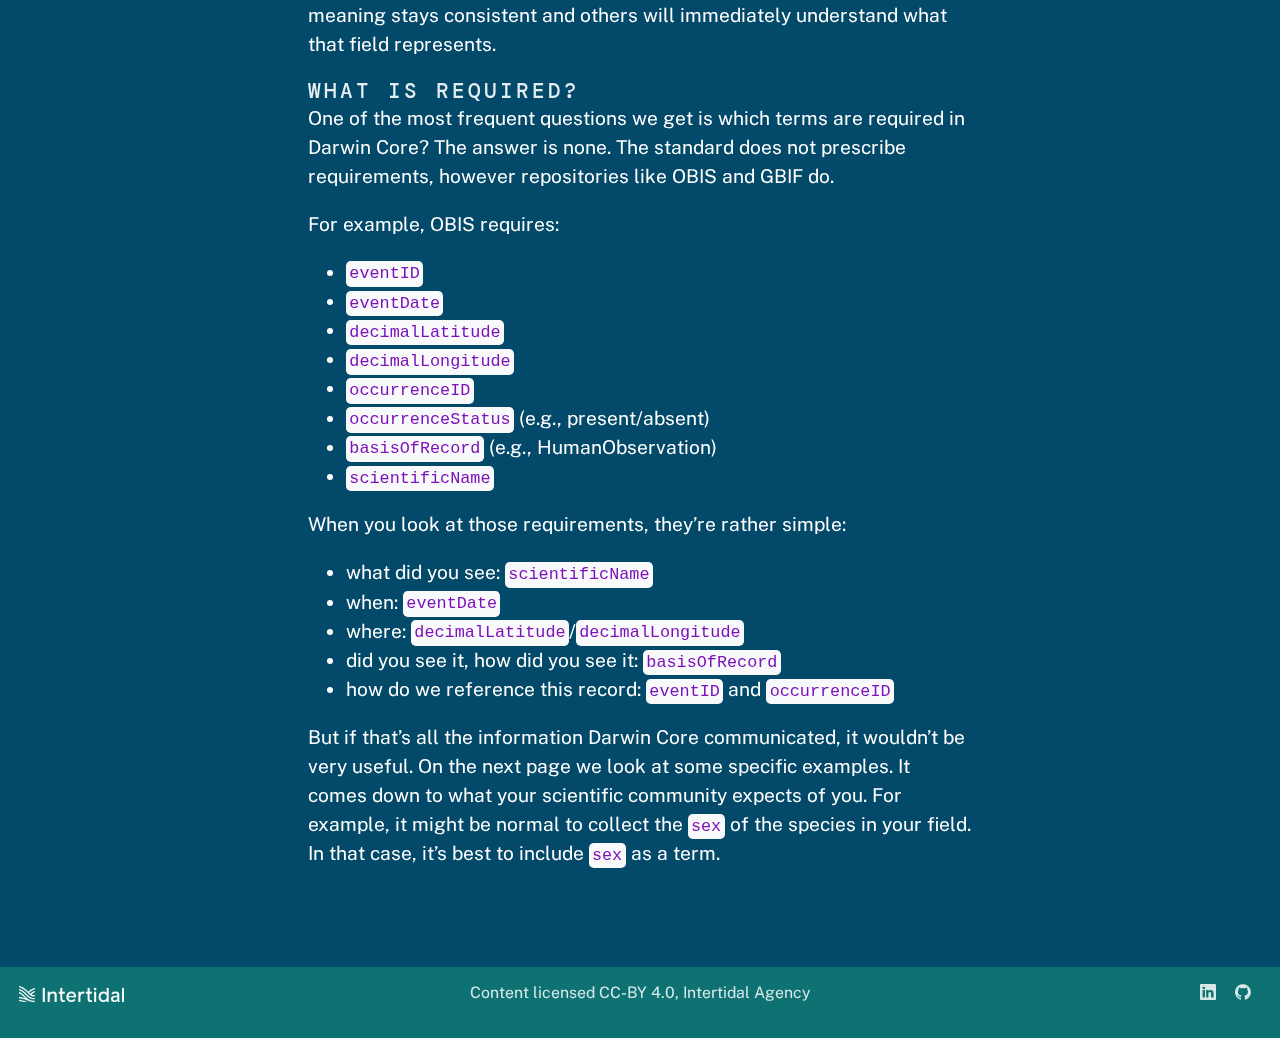
<file: docs/dwc-basics.html>
<!DOCTYPE html>
<html xmlns="http://www.w3.org/1999/xhtml" lang="en" xml:lang="en"><head>

<meta charset="utf-8">
<meta name="generator" content="quarto-1.7.31">

<meta name="viewport" content="width=device-width, initial-scale=1.0, user-scalable=yes">

<meta name="author" content="Intertidal Agency">

<title>Darwin Core Basics – ROSA and RWSC Darwin Core 101</title>
<style>
code{white-space: pre-wrap;}
span.smallcaps{font-variant: small-caps;}
div.columns{display: flex; gap: min(4vw, 1.5em);}
div.column{flex: auto; overflow-x: auto;}
div.hanging-indent{margin-left: 1.5em; text-indent: -1.5em;}
ul.task-list{list-style: none;}
ul.task-list li input[type="checkbox"] {
  width: 0.8em;
  margin: 0 0.8em 0.2em -1em; /* quarto-specific, see https://github.com/quarto-dev/quarto-cli/issues/4556 */ 
  vertical-align: middle;
}
</style>


<script src="site_libs/quarto-nav/quarto-nav.js"></script>
<script src="site_libs/quarto-nav/headroom.min.js"></script>
<script src="site_libs/clipboard/clipboard.min.js"></script>
<script src="site_libs/quarto-search/autocomplete.umd.js"></script>
<script src="site_libs/quarto-search/fuse.min.js"></script>
<script src="site_libs/quarto-search/quarto-search.js"></script>
<meta name="quarto:offset" content="./">
<link href="./img/Intertidal-ProfilePic-Aqua-Bold.png" rel="icon" type="image/png">
<script src="site_libs/quarto-html/quarto.js" type="module"></script>
<script src="site_libs/quarto-html/tabsets/tabsets.js" type="module"></script>
<script src="site_libs/quarto-html/popper.min.js"></script>
<script src="site_libs/quarto-html/tippy.umd.min.js"></script>
<script src="site_libs/quarto-html/anchor.min.js"></script>
<link href="site_libs/quarto-html/tippy.css" rel="stylesheet">
<link href="site_libs/quarto-html/quarto-syntax-highlighting-dark-8ef56b68f8fa1e9d2ba328e99e439f80.css" rel="stylesheet" id="quarto-text-highlighting-styles">
<script src="site_libs/bootstrap/bootstrap.min.js"></script>
<link href="site_libs/bootstrap/bootstrap-icons.css" rel="stylesheet">
<link href="site_libs/bootstrap/bootstrap-54e5acd63e366136a66b575ffcd7f158.min.css" rel="stylesheet" append-hash="true" id="quarto-bootstrap" data-mode="dark">
<script src="site_libs/quarto-contrib/glightbox/glightbox.min.js"></script>
<link href="site_libs/quarto-contrib/glightbox/glightbox.min.css" rel="stylesheet">
<link href="site_libs/quarto-contrib/glightbox/lightbox.css" rel="stylesheet">
<script id="quarto-search-options" type="application/json">{
  "location": "sidebar",
  "copy-button": false,
  "collapse-after": 3,
  "panel-placement": "start",
  "type": "textbox",
  "limit": 50,
  "keyboard-shortcut": [
    "f",
    "/",
    "s"
  ],
  "language": {
    "search-no-results-text": "No results",
    "search-matching-documents-text": "matching documents",
    "search-copy-link-title": "Copy link to search",
    "search-hide-matches-text": "Hide additional matches",
    "search-more-match-text": "more match in this document",
    "search-more-matches-text": "more matches in this document",
    "search-clear-button-title": "Clear",
    "search-text-placeholder": "",
    "search-detached-cancel-button-title": "Cancel",
    "search-submit-button-title": "Submit",
    "search-label": "Search"
  }
}</script>


<link rel="stylesheet" href="styles.css">
</head>

<body class="nav-sidebar floating nav-fixed quarto-light">

<div id="quarto-search-results"></div>
  <header id="quarto-header" class="headroom fixed-top">
    <nav class="navbar navbar-expand-lg " data-bs-theme="dark">
      <div class="navbar-container container-fluid">
        <div class="quarto-navbar-tools tools-end">
</div>
      </div> <!-- /container-fluid -->
    </nav>
  <nav class="quarto-secondary-nav">
    <div class="container-fluid d-flex">
      <button type="button" class="quarto-btn-toggle btn" data-bs-toggle="collapse" role="button" data-bs-target=".quarto-sidebar-collapse-item" aria-controls="quarto-sidebar" aria-expanded="false" aria-label="Toggle sidebar navigation" onclick="if (window.quartoToggleHeadroom) { window.quartoToggleHeadroom(); }">
        <i class="bi bi-layout-text-sidebar-reverse"></i>
      </button>
        <nav class="quarto-page-breadcrumbs" aria-label="breadcrumb"><ol class="breadcrumb"><li class="breadcrumb-item"><a href="./dwc-basics.html"><span class="chapter-title">Darwin Core Basics</span></a></li></ol></nav>
        <a class="flex-grow-1" role="navigation" data-bs-toggle="collapse" data-bs-target=".quarto-sidebar-collapse-item" aria-controls="quarto-sidebar" aria-expanded="false" aria-label="Toggle sidebar navigation" onclick="if (window.quartoToggleHeadroom) { window.quartoToggleHeadroom(); }">      
        </a>
      <button type="button" class="btn quarto-search-button" aria-label="Search" onclick="window.quartoOpenSearch();">
        <i class="bi bi-search"></i>
      </button>
    </div>
  </nav>
</header>
<!-- content -->
<div id="quarto-content" class="quarto-container page-columns page-rows-contents page-layout-article page-navbar">
<!-- sidebar -->
  <nav id="quarto-sidebar" class="sidebar collapse collapse-horizontal quarto-sidebar-collapse-item sidebar-navigation floating overflow-auto">
        <div class="mt-2 flex-shrink-0 align-items-center">
        <div class="sidebar-search">
        <div id="quarto-search" class="" title="Search"></div>
        </div>
        </div>
    <div class="sidebar-menu-container"> 
    <ul class="list-unstyled mt-1">
        <li class="sidebar-item">
  <div class="sidebar-item-container"> 
  <a href="./index.html" class="sidebar-item-text sidebar-link"><span class="chapter-title">Standardizing Data with Darwin Core</span></a>
  </div>
</li>
        <li class="sidebar-item">
  <div class="sidebar-item-container"> 
  <a href="./data-standards.html" class="sidebar-item-text sidebar-link"><span class="chapter-title">What data standards are and what they do</span></a>
  </div>
</li>
        <li class="sidebar-item">
  <div class="sidebar-item-container"> 
  <a href="./dwc-basics.html" class="sidebar-item-text sidebar-link active"><span class="chapter-title">Darwin Core Basics</span></a>
  </div>
</li>
        <li class="sidebar-item">
  <div class="sidebar-item-container"> 
  <a href="./align-your-data.html" class="sidebar-item-text sidebar-link"><span class="chapter-title">Using Darwin Core with your existing data</span></a>
  </div>
</li>
        <li class="sidebar-item">
  <div class="sidebar-item-container"> 
  <a href="./resources.html" class="sidebar-item-text sidebar-link"><span class="chapter-title">Resources</span></a>
  </div>
</li>
    </ul>
    </div>
    <nav id="TOC" role="doc-toc" class="toc-active">
    <h2 id="toc-title">Table of contents</h2>
   
  <ul>
  <li><a href="#why-darwin-core" id="toc-why-darwin-core" class="nav-link active" data-scroll-target="#why-darwin-core">Why Darwin Core?</a>
  <ul>
  <li><a href="#what-kind-of-things-fit-into-darwin-core" id="toc-what-kind-of-things-fit-into-darwin-core" class="nav-link" data-scroll-target="#what-kind-of-things-fit-into-darwin-core">What kind of things fit into Darwin Core?</a></li>
  <li><a href="#the-darwin-core-archive---a-unit-of-data-sharing" id="toc-the-darwin-core-archive---a-unit-of-data-sharing" class="nav-link" data-scroll-target="#the-darwin-core-archive---a-unit-of-data-sharing">The Darwin Core Archive - a unit of data sharing</a></li>
  <li><a href="#what-about-things-that-dont-fit-into-darwin-core" id="toc-what-about-things-that-dont-fit-into-darwin-core" class="nav-link" data-scroll-target="#what-about-things-that-dont-fit-into-darwin-core">What about things that don’t fit into Darwin Core?</a></li>
  </ul></li>
  <li><a href="#darwin-core-basics" id="toc-darwin-core-basics" class="nav-link" data-scroll-target="#darwin-core-basics">Darwin Core Basics</a>
  <ul>
  <li><a href="#example-term" id="toc-example-term" class="nav-link" data-scroll-target="#example-term">Example Term</a></li>
  <li><a href="#what-is-required" id="toc-what-is-required" class="nav-link" data-scroll-target="#what-is-required">What is required?</a></li>
  </ul></li>
  </ul>
</nav>
</nav>
<div id="quarto-sidebar-glass" class="quarto-sidebar-collapse-item" data-bs-toggle="collapse" data-bs-target=".quarto-sidebar-collapse-item"></div>
<!-- margin-sidebar -->
    <div id="quarto-margin-sidebar" class="sidebar margin-sidebar zindex-bottom">
    </div>
<!-- main -->
<main class="content" id="quarto-document-content">

<header id="title-block-header" class="quarto-title-block default">
<div class="quarto-title">
<h1 class="title"><span class="chapter-title">Darwin Core Basics</span></h1>
</div>



<div class="quarto-title-meta">

    
  
    
  </div>
  


</header>


<section id="why-darwin-core" class="level2">
<h2 class="anchored" data-anchor-id="why-darwin-core">Why Darwin Core?</h2>
<p>There is an existing standard, Darwin Core, that works well for sharing many types of biological data, especially those that are related to ecology. It’s been around for about 25 years and at least 3.5 billion data records are shared via Darwin Core to repositories like the <a href="https://obis.org/">Ocean Biodiversity Information System (OBIS)</a>.</p>
<p>For communities like those which have developed around offshore development, this means the data you help collect can travel further and be reused more quickly. More practically, Darwin Core also saves time for anyone managing data, because it cuts down on the cleaning and translation work usually needed to merge different formats. In short, it helps your data stay connected, useful, and impactful well beyond the original project.</p>
<section id="what-kind-of-things-fit-into-darwin-core" class="level3">
<h3 class="anchored" data-anchor-id="what-kind-of-things-fit-into-darwin-core">What kind of things fit into Darwin Core?</h3>
<p><br></p>
<div class="quarto-figure quarto-figure-center">
<figure class="figure">
<p><a href="img/excalidraw_illustrations/data_types.svg" class="lightbox" data-gallery="quarto-lightbox-gallery-1" title="Data types that fit Darwin Core (Click to enlarge)"><img src="img/excalidraw_illustrations/data_types.svg" class="img-fluid figure-img" style="width:80.0%" alt="Diagram showing various biological data types that can use Darwin Core"></a></p>
<figcaption>Data types that fit Darwin Core (<em>Click to enlarge</em>)</figcaption>
</figure>
</div>
<p>Generally speaking, Darwin Core can accommodate observations of biological organisms. In the image above are some of the data types that have already used Darwin Core to publish to repositories like OBIS and GBIF.</p>
<p><br></p>
</section>
<section id="the-darwin-core-archive---a-unit-of-data-sharing" class="level3">
<h3 class="anchored" data-anchor-id="the-darwin-core-archive---a-unit-of-data-sharing">The Darwin Core Archive - a unit of data sharing</h3>
<p><br></p>
<p>Before we get into the nitty-gritty of Darwin Core, let’s talk about the Darwin Core Archive.</p>
<div class="quarto-figure quarto-figure-center">
<figure class="figure">
<p><a href="img/excalidraw_illustrations/DwC-A.svg" class="lightbox" data-gallery="quarto-lightbox-gallery-2" title="Darwin Core Archive structure (Click to enlarge)"><img src="img/excalidraw_illustrations/DwC-A.svg" class="img-fluid figure-img" style="width:80.0%" alt="Diagram showing the components of a Darwin Core Archive"></a></p>
<figcaption>Darwin Core Archive structure (<em>Click to enlarge</em>)</figcaption>
</figure>
</div>
<p>The Darwin Core Archive is the practical, long-lasting “package” for Darwin Core and for sharing biodiversity data. It is a zip file, ready to stand the test of time. Inside are tables of data (e.g., CSV files) where the columns are Darwin Core terms, describing record-level details (like species names, dates, and locations). A separate EML file (Ecological Metadata Language) provides the dataset-level story: who collected it, when, why, and how the pieces belong together. This combination makes the archive both technically solid and human-understandable, ensuring your data remains useful well into the future.</p>
</section>
<section id="what-about-things-that-dont-fit-into-darwin-core" class="level3">
<h3 class="anchored" data-anchor-id="what-about-things-that-dont-fit-into-darwin-core">What about things that don’t fit into Darwin Core?</h3>
<p>Invariably, scientists measure variables that are unique to their data. So how do we share these in a standardized way? The folks at OBIS came up with a nice extension to Darwin Core that does just that—it’s called the <code>Extended Measurement or Fact (eMoF)</code> extension.</p>
<p>As you’ll see in the <a href="align-your-data.html#example-satellite-telemetry-data">example from the Animal Telemetry Network (ATN)</a>, sometimes communities have strong standards in place, like the <a href="https://www.movebank.org/cms/movebank-content/movebank-attribute-dictionary">Movebank Attribute Dictionary</a>, which prescribes standard definitions for variables related to telemetry. The eMoF extension allows for these to be put into a generalized, standard structure so that they can interoperate and be reused with standards from other communities, like the <a href="https://vocab.nerc.ac.uk/collection/P07/current/">Climate and Forecast (CF) Standard Names</a>.</p>
</section>
</section>
<section id="darwin-core-basics" class="level2">
<h2 class="anchored" data-anchor-id="darwin-core-basics">Darwin Core Basics</h2>
<p>OK, we’re ready for some nitty-gritty. Darwin Core is essentially a list of terms you can use as column headers in your data. Of course, these terms can also be used in more sophisticated structures than spreadsheets, like relational databases, but let’s keep it simple for now.</p>
<p>An example of this is describing the date some data was collected. If we don’t use Darwin Core, you might call it <code>date</code> and I might call it <code>collection day</code>. If we agree to use Darwin Core, we know it will be <code>eventDate</code> and we will never have to discuss it.</p>
<div class="quarto-figure quarto-figure-center">
<figure class="figure">
<p><a href="img/excalidraw_illustrations/single_DwC_term.svg" class="lightbox" data-gallery="quarto-lightbox-gallery-3" title="Single Darwin Core term example (Click to enlarge)"><img src="img/excalidraw_illustrations/single_DwC_term.svg" class="img-fluid figure-img" style="width:80.0%" alt="Diagram showing how a single Darwin Core term standardizes data description"></a></p>
<figcaption>Single Darwin Core term example (<em>Click to enlarge</em>)</figcaption>
</figure>
</div>
<section id="example-term" class="level3">
<h3 class="anchored" data-anchor-id="example-term">Example Term</h3>
<p>For example, in Darwin Core, <code>countryCode</code> is a standard term that describes that a particular observation happened in a country. You describe them via two-letter country codes (like <code>US</code> for the United States or <code>CA</code> for Canada).</p>
<p>Although there are many good arguments for using standards early in your data workflow, you don’t have to create an entirely new workflow; you can map to <code>countryCode</code>, and other Darwin Core terms, anywhere in your data process. That way, whether you’re collecting records in the field, managing them in a database, or publishing them online, the meaning stays consistent and others will immediately understand what that field represents.</p>
</section>
<section id="what-is-required" class="level3">
<h3 class="anchored" data-anchor-id="what-is-required">What is required?</h3>
<p>One of the most frequent questions we get is which terms are required in Darwin Core? The answer is none. The standard does not prescribe requirements, however repositories like OBIS and GBIF do.</p>
<p>For example, OBIS requires:</p>
<ul>
<li><code>eventID</code></li>
<li><code>eventDate</code></li>
<li><code>decimalLatitude</code></li>
<li><code>decimalLongitude</code></li>
<li><code>occurrenceID</code></li>
<li><code>occurrenceStatus</code> (e.g., present/absent)</li>
<li><code>basisOfRecord</code> (e.g., HumanObservation)</li>
<li><code>scientificName</code></li>
</ul>
<p>When you look at those requirements, they’re rather simple:</p>
<ul>
<li>what did you see: <code>scientificName</code></li>
<li>when: <code>eventDate</code></li>
<li>where: <code>decimalLatitude</code>/<code>decimalLongitude</code></li>
<li>did you see it, how did you see it: <code>basisOfRecord</code></li>
<li>how do we reference this record: <code>eventID</code> and <code>occurrenceID</code></li>
</ul>
<p>But if that’s all the information Darwin Core communicated, it wouldn’t be very useful. On the next page we look at some specific examples. It comes down to what your scientific community expects of you. For example, it might be normal to collect the <code>sex</code> of the species in your field. In that case, it’s best to include <code>sex</code> as a term.</p>


</section>
</section>

</main> <!-- /main -->
<script id="quarto-html-after-body" type="application/javascript">
  window.document.addEventListener("DOMContentLoaded", function (event) {
    const icon = "";
    const anchorJS = new window.AnchorJS();
    anchorJS.options = {
      placement: 'right',
      icon: icon
    };
    anchorJS.add('.anchored');
    const isCodeAnnotation = (el) => {
      for (const clz of el.classList) {
        if (clz.startsWith('code-annotation-')) {                     
          return true;
        }
      }
      return false;
    }
    const onCopySuccess = function(e) {
      // button target
      const button = e.trigger;
      // don't keep focus
      button.blur();
      // flash "checked"
      button.classList.add('code-copy-button-checked');
      var currentTitle = button.getAttribute("title");
      button.setAttribute("title", "Copied!");
      let tooltip;
      if (window.bootstrap) {
        button.setAttribute("data-bs-toggle", "tooltip");
        button.setAttribute("data-bs-placement", "left");
        button.setAttribute("data-bs-title", "Copied!");
        tooltip = new bootstrap.Tooltip(button, 
          { trigger: "manual", 
            customClass: "code-copy-button-tooltip",
            offset: [0, -8]});
        tooltip.show();    
      }
      setTimeout(function() {
        if (tooltip) {
          tooltip.hide();
          button.removeAttribute("data-bs-title");
          button.removeAttribute("data-bs-toggle");
          button.removeAttribute("data-bs-placement");
        }
        button.setAttribute("title", currentTitle);
        button.classList.remove('code-copy-button-checked');
      }, 1000);
      // clear code selection
      e.clearSelection();
    }
    const getTextToCopy = function(trigger) {
        const codeEl = trigger.previousElementSibling.cloneNode(true);
        for (const childEl of codeEl.children) {
          if (isCodeAnnotation(childEl)) {
            childEl.remove();
          }
        }
        return codeEl.innerText;
    }
    const clipboard = new window.ClipboardJS('.code-copy-button:not([data-in-quarto-modal])', {
      text: getTextToCopy
    });
    clipboard.on('success', onCopySuccess);
    if (window.document.getElementById('quarto-embedded-source-code-modal')) {
      const clipboardModal = new window.ClipboardJS('.code-copy-button[data-in-quarto-modal]', {
        text: getTextToCopy,
        container: window.document.getElementById('quarto-embedded-source-code-modal')
      });
      clipboardModal.on('success', onCopySuccess);
    }
      var localhostRegex = new RegExp(/^(?:http|https):\/\/localhost\:?[0-9]*\//);
      var mailtoRegex = new RegExp(/^mailto:/);
        var filterRegex = new RegExp('/' + window.location.host + '/');
      var isInternal = (href) => {
          return filterRegex.test(href) || localhostRegex.test(href) || mailtoRegex.test(href);
      }
      // Inspect non-navigation links and adorn them if external
     var links = window.document.querySelectorAll('a[href]:not(.nav-link):not(.navbar-brand):not(.toc-action):not(.sidebar-link):not(.sidebar-item-toggle):not(.pagination-link):not(.no-external):not([aria-hidden]):not(.dropdown-item):not(.quarto-navigation-tool):not(.about-link)');
      for (var i=0; i<links.length; i++) {
        const link = links[i];
        if (!isInternal(link.href)) {
          // undo the damage that might have been done by quarto-nav.js in the case of
          // links that we want to consider external
          if (link.dataset.originalHref !== undefined) {
            link.href = link.dataset.originalHref;
          }
        }
      }
    function tippyHover(el, contentFn, onTriggerFn, onUntriggerFn) {
      const config = {
        allowHTML: true,
        maxWidth: 500,
        delay: 100,
        arrow: false,
        appendTo: function(el) {
            return el.parentElement;
        },
        interactive: true,
        interactiveBorder: 10,
        theme: 'quarto',
        placement: 'bottom-start',
      };
      if (contentFn) {
        config.content = contentFn;
      }
      if (onTriggerFn) {
        config.onTrigger = onTriggerFn;
      }
      if (onUntriggerFn) {
        config.onUntrigger = onUntriggerFn;
      }
      window.tippy(el, config); 
    }
    const noterefs = window.document.querySelectorAll('a[role="doc-noteref"]');
    for (var i=0; i<noterefs.length; i++) {
      const ref = noterefs[i];
      tippyHover(ref, function() {
        // use id or data attribute instead here
        let href = ref.getAttribute('data-footnote-href') || ref.getAttribute('href');
        try { href = new URL(href).hash; } catch {}
        const id = href.replace(/^#\/?/, "");
        const note = window.document.getElementById(id);
        if (note) {
          return note.innerHTML;
        } else {
          return "";
        }
      });
    }
    const xrefs = window.document.querySelectorAll('a.quarto-xref');
    const processXRef = (id, note) => {
      // Strip column container classes
      const stripColumnClz = (el) => {
        el.classList.remove("page-full", "page-columns");
        if (el.children) {
          for (const child of el.children) {
            stripColumnClz(child);
          }
        }
      }
      stripColumnClz(note)
      if (id === null || id.startsWith('sec-')) {
        // Special case sections, only their first couple elements
        const container = document.createElement("div");
        if (note.children && note.children.length > 2) {
          container.appendChild(note.children[0].cloneNode(true));
          for (let i = 1; i < note.children.length; i++) {
            const child = note.children[i];
            if (child.tagName === "P" && child.innerText === "") {
              continue;
            } else {
              container.appendChild(child.cloneNode(true));
              break;
            }
          }
          if (window.Quarto?.typesetMath) {
            window.Quarto.typesetMath(container);
          }
          return container.innerHTML
        } else {
          if (window.Quarto?.typesetMath) {
            window.Quarto.typesetMath(note);
          }
          return note.innerHTML;
        }
      } else {
        // Remove any anchor links if they are present
        const anchorLink = note.querySelector('a.anchorjs-link');
        if (anchorLink) {
          anchorLink.remove();
        }
        if (window.Quarto?.typesetMath) {
          window.Quarto.typesetMath(note);
        }
        if (note.classList.contains("callout")) {
          return note.outerHTML;
        } else {
          return note.innerHTML;
        }
      }
    }
    for (var i=0; i<xrefs.length; i++) {
      const xref = xrefs[i];
      tippyHover(xref, undefined, function(instance) {
        instance.disable();
        let url = xref.getAttribute('href');
        let hash = undefined; 
        if (url.startsWith('#')) {
          hash = url;
        } else {
          try { hash = new URL(url).hash; } catch {}
        }
        if (hash) {
          const id = hash.replace(/^#\/?/, "");
          const note = window.document.getElementById(id);
          if (note !== null) {
            try {
              const html = processXRef(id, note.cloneNode(true));
              instance.setContent(html);
            } finally {
              instance.enable();
              instance.show();
            }
          } else {
            // See if we can fetch this
            fetch(url.split('#')[0])
            .then(res => res.text())
            .then(html => {
              const parser = new DOMParser();
              const htmlDoc = parser.parseFromString(html, "text/html");
              const note = htmlDoc.getElementById(id);
              if (note !== null) {
                const html = processXRef(id, note);
                instance.setContent(html);
              } 
            }).finally(() => {
              instance.enable();
              instance.show();
            });
          }
        } else {
          // See if we can fetch a full url (with no hash to target)
          // This is a special case and we should probably do some content thinning / targeting
          fetch(url)
          .then(res => res.text())
          .then(html => {
            const parser = new DOMParser();
            const htmlDoc = parser.parseFromString(html, "text/html");
            const note = htmlDoc.querySelector('main.content');
            if (note !== null) {
              // This should only happen for chapter cross references
              // (since there is no id in the URL)
              // remove the first header
              if (note.children.length > 0 && note.children[0].tagName === "HEADER") {
                note.children[0].remove();
              }
              const html = processXRef(null, note);
              instance.setContent(html);
            } 
          }).finally(() => {
            instance.enable();
            instance.show();
          });
        }
      }, function(instance) {
      });
    }
        let selectedAnnoteEl;
        const selectorForAnnotation = ( cell, annotation) => {
          let cellAttr = 'data-code-cell="' + cell + '"';
          let lineAttr = 'data-code-annotation="' +  annotation + '"';
          const selector = 'span[' + cellAttr + '][' + lineAttr + ']';
          return selector;
        }
        const selectCodeLines = (annoteEl) => {
          const doc = window.document;
          const targetCell = annoteEl.getAttribute("data-target-cell");
          const targetAnnotation = annoteEl.getAttribute("data-target-annotation");
          const annoteSpan = window.document.querySelector(selectorForAnnotation(targetCell, targetAnnotation));
          const lines = annoteSpan.getAttribute("data-code-lines").split(",");
          const lineIds = lines.map((line) => {
            return targetCell + "-" + line;
          })
          let top = null;
          let height = null;
          let parent = null;
          if (lineIds.length > 0) {
              //compute the position of the single el (top and bottom and make a div)
              const el = window.document.getElementById(lineIds[0]);
              top = el.offsetTop;
              height = el.offsetHeight;
              parent = el.parentElement.parentElement;
            if (lineIds.length > 1) {
              const lastEl = window.document.getElementById(lineIds[lineIds.length - 1]);
              const bottom = lastEl.offsetTop + lastEl.offsetHeight;
              height = bottom - top;
            }
            if (top !== null && height !== null && parent !== null) {
              // cook up a div (if necessary) and position it 
              let div = window.document.getElementById("code-annotation-line-highlight");
              if (div === null) {
                div = window.document.createElement("div");
                div.setAttribute("id", "code-annotation-line-highlight");
                div.style.position = 'absolute';
                parent.appendChild(div);
              }
              div.style.top = top - 2 + "px";
              div.style.height = height + 4 + "px";
              div.style.left = 0;
              let gutterDiv = window.document.getElementById("code-annotation-line-highlight-gutter");
              if (gutterDiv === null) {
                gutterDiv = window.document.createElement("div");
                gutterDiv.setAttribute("id", "code-annotation-line-highlight-gutter");
                gutterDiv.style.position = 'absolute';
                const codeCell = window.document.getElementById(targetCell);
                const gutter = codeCell.querySelector('.code-annotation-gutter');
                gutter.appendChild(gutterDiv);
              }
              gutterDiv.style.top = top - 2 + "px";
              gutterDiv.style.height = height + 4 + "px";
            }
            selectedAnnoteEl = annoteEl;
          }
        };
        const unselectCodeLines = () => {
          const elementsIds = ["code-annotation-line-highlight", "code-annotation-line-highlight-gutter"];
          elementsIds.forEach((elId) => {
            const div = window.document.getElementById(elId);
            if (div) {
              div.remove();
            }
          });
          selectedAnnoteEl = undefined;
        };
          // Handle positioning of the toggle
      window.addEventListener(
        "resize",
        throttle(() => {
          elRect = undefined;
          if (selectedAnnoteEl) {
            selectCodeLines(selectedAnnoteEl);
          }
        }, 10)
      );
      function throttle(fn, ms) {
      let throttle = false;
      let timer;
        return (...args) => {
          if(!throttle) { // first call gets through
              fn.apply(this, args);
              throttle = true;
          } else { // all the others get throttled
              if(timer) clearTimeout(timer); // cancel #2
              timer = setTimeout(() => {
                fn.apply(this, args);
                timer = throttle = false;
              }, ms);
          }
        };
      }
        // Attach click handler to the DT
        const annoteDls = window.document.querySelectorAll('dt[data-target-cell]');
        for (const annoteDlNode of annoteDls) {
          annoteDlNode.addEventListener('click', (event) => {
            const clickedEl = event.target;
            if (clickedEl !== selectedAnnoteEl) {
              unselectCodeLines();
              const activeEl = window.document.querySelector('dt[data-target-cell].code-annotation-active');
              if (activeEl) {
                activeEl.classList.remove('code-annotation-active');
              }
              selectCodeLines(clickedEl);
              clickedEl.classList.add('code-annotation-active');
            } else {
              // Unselect the line
              unselectCodeLines();
              clickedEl.classList.remove('code-annotation-active');
            }
          });
        }
    const findCites = (el) => {
      const parentEl = el.parentElement;
      if (parentEl) {
        const cites = parentEl.dataset.cites;
        if (cites) {
          return {
            el,
            cites: cites.split(' ')
          };
        } else {
          return findCites(el.parentElement)
        }
      } else {
        return undefined;
      }
    };
    var bibliorefs = window.document.querySelectorAll('a[role="doc-biblioref"]');
    for (var i=0; i<bibliorefs.length; i++) {
      const ref = bibliorefs[i];
      const citeInfo = findCites(ref);
      if (citeInfo) {
        tippyHover(citeInfo.el, function() {
          var popup = window.document.createElement('div');
          citeInfo.cites.forEach(function(cite) {
            var citeDiv = window.document.createElement('div');
            citeDiv.classList.add('hanging-indent');
            citeDiv.classList.add('csl-entry');
            var biblioDiv = window.document.getElementById('ref-' + cite);
            if (biblioDiv) {
              citeDiv.innerHTML = biblioDiv.innerHTML;
            }
            popup.appendChild(citeDiv);
          });
          return popup.innerHTML;
        });
      }
    }
  });
  </script>
</div> <!-- /content -->
<footer class="footer">
  <div class="nav-footer">
    <div class="nav-footer-left">
<p><a href="https://www.intertidalagency.org/"><img src="img/Intertidal_PrimaryLogo_Bold_White.png" width="105"></a></p>
</div>   
    <div class="nav-footer-center">
<p>Content licensed CC-BY 4.0, Intertidal Agency</p>
</div>
    <div class="nav-footer-right">
      <ul class="footer-items list-unstyled">
    <li class="nav-item compact">
    <a class="nav-link" href="https://www.linkedin.com/company/intertidal-agency/">
      <i class="bi bi-linkedin" role="img">
</i> 
    </a>
  </li>  
    <li class="nav-item compact">
    <a class="nav-link" href="https://github.com/intertidalagency/ia-dwc-resources">
      <i class="bi bi-github" role="img">
</i> 
    </a>
  </li>  
</ul>
    </div>
  </div>
</footer>
<script>var lightboxQuarto = GLightbox({"closeEffect":"zoom","descPosition":"bottom","loop":false,"openEffect":"zoom","selector":".lightbox"});
(function() {
  let previousOnload = window.onload;
  window.onload = () => {
    if (previousOnload) {
      previousOnload();
    }
    lightboxQuarto.on('slide_before_load', (data) => {
      const { slideIndex, slideNode, slideConfig, player, trigger } = data;
      const href = trigger.getAttribute('href');
      if (href !== null) {
        const imgEl = window.document.querySelector(`a[href="${href}"] img`);
        if (imgEl !== null) {
          const srcAttr = imgEl.getAttribute("src");
          if (srcAttr && srcAttr.startsWith("data:")) {
            slideConfig.href = srcAttr;
          }
        }
      } 
    });
  
    lightboxQuarto.on('slide_after_load', (data) => {
      const { slideIndex, slideNode, slideConfig, player, trigger } = data;
      if (window.Quarto?.typesetMath) {
        window.Quarto.typesetMath(slideNode);
      }
    });
  
  };
  
})();
          </script>




</body></html>
</file>
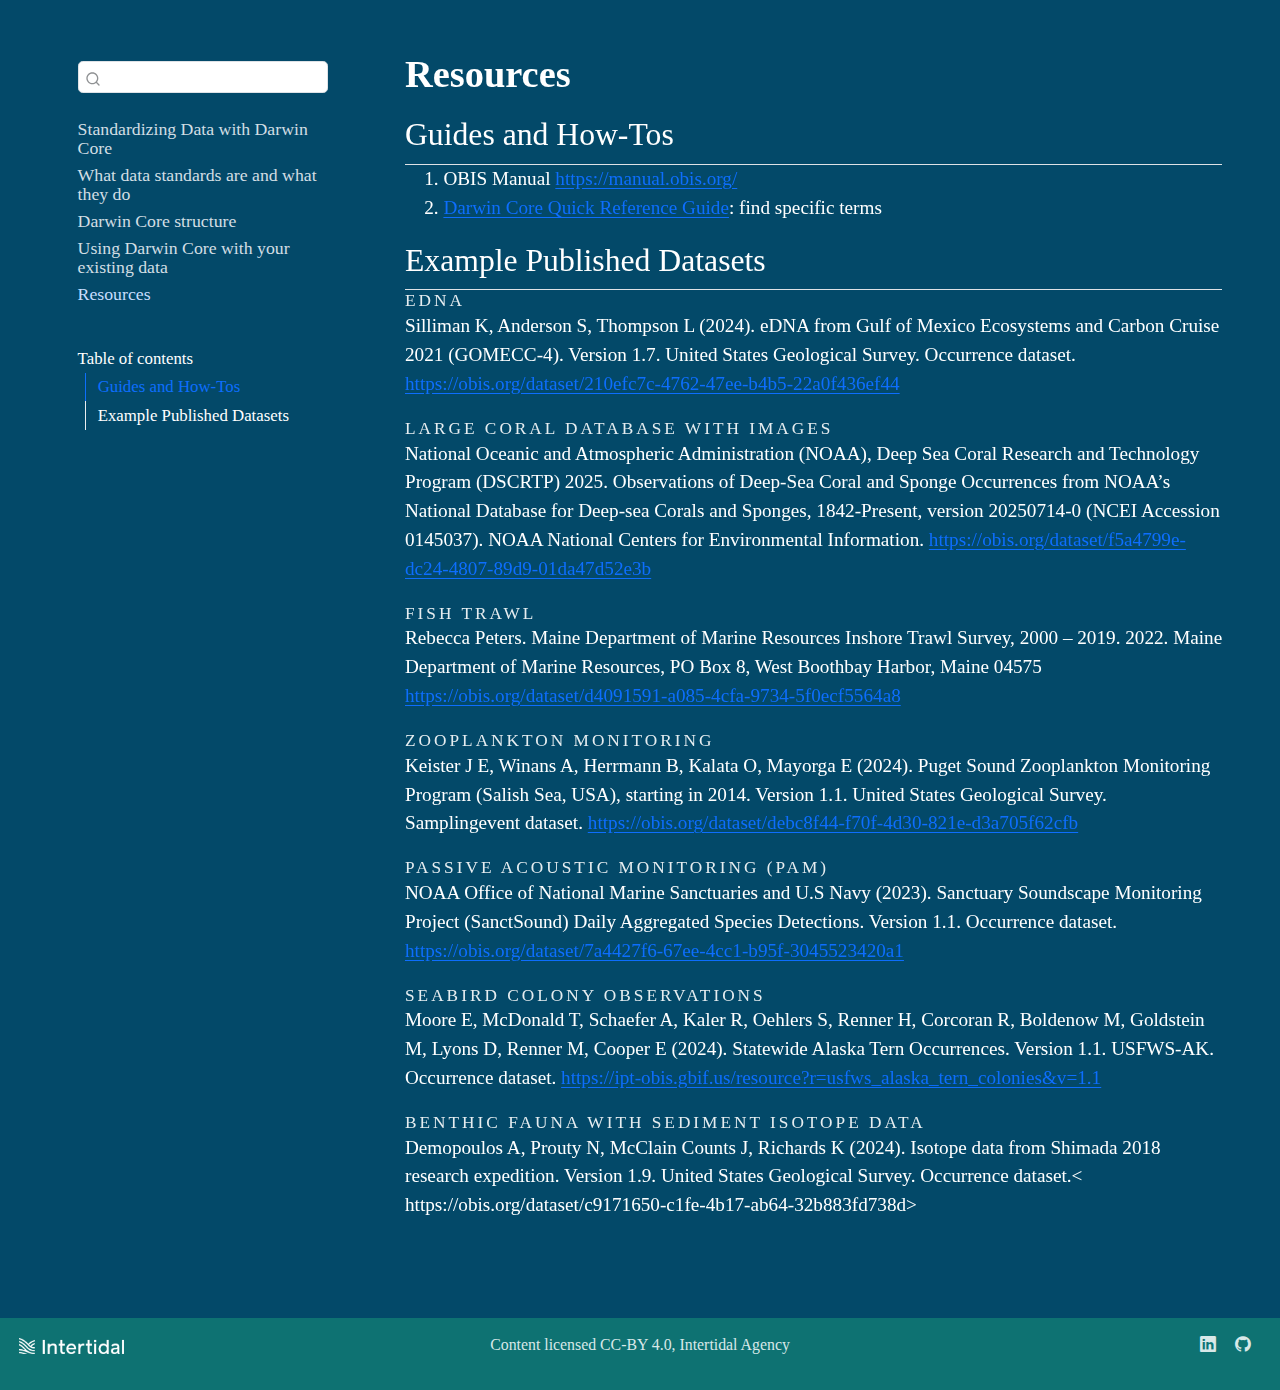
<file: docs/resources.html>
<!DOCTYPE html>
<html xmlns="http://www.w3.org/1999/xhtml" lang="en" xml:lang="en"><head>

<meta charset="utf-8">
<meta name="generator" content="quarto-1.6.42">

<meta name="viewport" content="width=device-width, initial-scale=1.0, user-scalable=yes">

<meta name="author" content="Intertidal Agency">

<title>Resources</title>
<style>
code{white-space: pre-wrap;}
span.smallcaps{font-variant: small-caps;}
div.columns{display: flex; gap: min(4vw, 1.5em);}
div.column{flex: auto; overflow-x: auto;}
div.hanging-indent{margin-left: 1.5em; text-indent: -1.5em;}
ul.task-list{list-style: none;}
ul.task-list li input[type="checkbox"] {
  width: 0.8em;
  margin: 0 0.8em 0.2em -1em; /* quarto-specific, see https://github.com/quarto-dev/quarto-cli/issues/4556 */ 
  vertical-align: middle;
}
</style>


<script src="site_libs/quarto-nav/quarto-nav.js"></script>
<script src="site_libs/quarto-nav/headroom.min.js"></script>
<script src="site_libs/clipboard/clipboard.min.js"></script>
<script src="site_libs/quarto-search/autocomplete.umd.js"></script>
<script src="site_libs/quarto-search/fuse.min.js"></script>
<script src="site_libs/quarto-search/quarto-search.js"></script>
<meta name="quarto:offset" content="./">
<link href=".//img/Intertidal-ProfilePic-Aqua-Bold.png" rel="icon" type="image/png">
<script src="site_libs/quarto-html/quarto.js"></script>
<script src="site_libs/quarto-html/popper.min.js"></script>
<script src="site_libs/quarto-html/tippy.umd.min.js"></script>
<script src="site_libs/quarto-html/anchor.min.js"></script>
<link href="site_libs/quarto-html/tippy.css" rel="stylesheet">
<link href="site_libs/quarto-html/quarto-syntax-highlighting-dark-b53751a350365c71b6c909e95f209ed1.css" rel="stylesheet" id="quarto-text-highlighting-styles">
<script src="site_libs/bootstrap/bootstrap.min.js"></script>
<link href="site_libs/bootstrap/bootstrap-icons.css" rel="stylesheet">
<link href="site_libs/bootstrap/bootstrap-14da2e11dfb1e4ddacff375e1ebfc27a.min.css" rel="stylesheet" append-hash="true" id="quarto-bootstrap" data-mode="dark">
<script id="quarto-search-options" type="application/json">{
  "location": "sidebar",
  "copy-button": false,
  "collapse-after": 3,
  "panel-placement": "start",
  "type": "textbox",
  "limit": 50,
  "keyboard-shortcut": [
    "f",
    "/",
    "s"
  ],
  "language": {
    "search-no-results-text": "No results",
    "search-matching-documents-text": "matching documents",
    "search-copy-link-title": "Copy link to search",
    "search-hide-matches-text": "Hide additional matches",
    "search-more-match-text": "more match in this document",
    "search-more-matches-text": "more matches in this document",
    "search-clear-button-title": "Clear",
    "search-text-placeholder": "",
    "search-detached-cancel-button-title": "Cancel",
    "search-submit-button-title": "Submit",
    "search-label": "Search"
  }
}</script>


</head>

<body class="nav-sidebar floating nav-fixed">

<div id="quarto-search-results"></div>
  <header id="quarto-header" class="headroom fixed-top">
    <nav class="navbar navbar-expand-lg " data-bs-theme="dark">
      <div class="navbar-container container-fluid">
        <div class="quarto-navbar-tools tools-end">
</div>
      </div> <!-- /container-fluid -->
    </nav>
  <nav class="quarto-secondary-nav">
    <div class="container-fluid d-flex">
      <button type="button" class="quarto-btn-toggle btn" data-bs-toggle="collapse" role="button" data-bs-target=".quarto-sidebar-collapse-item" aria-controls="quarto-sidebar" aria-expanded="false" aria-label="Toggle sidebar navigation" onclick="if (window.quartoToggleHeadroom) { window.quartoToggleHeadroom(); }">
        <i class="bi bi-layout-text-sidebar-reverse"></i>
      </button>
        <nav class="quarto-page-breadcrumbs" aria-label="breadcrumb"><ol class="breadcrumb"><li class="breadcrumb-item"><a href="./resources.html"><span class="chapter-title">Resources</span></a></li></ol></nav>
        <a class="flex-grow-1" role="navigation" data-bs-toggle="collapse" data-bs-target=".quarto-sidebar-collapse-item" aria-controls="quarto-sidebar" aria-expanded="false" aria-label="Toggle sidebar navigation" onclick="if (window.quartoToggleHeadroom) { window.quartoToggleHeadroom(); }">      
        </a>
      <button type="button" class="btn quarto-search-button" aria-label="Search" onclick="window.quartoOpenSearch();">
        <i class="bi bi-search"></i>
      </button>
    </div>
  </nav>
</header>
<!-- content -->
<div id="quarto-content" class="quarto-container page-columns page-rows-contents page-layout-full page-navbar">
<!-- sidebar -->
  <nav id="quarto-sidebar" class="sidebar collapse collapse-horizontal quarto-sidebar-collapse-item sidebar-navigation floating overflow-auto">
        <div class="mt-2 flex-shrink-0 align-items-center">
        <div class="sidebar-search">
        <div id="quarto-search" class="" title="Search"></div>
        </div>
        </div>
    <div class="sidebar-menu-container"> 
    <ul class="list-unstyled mt-1">
        <li class="sidebar-item">
  <div class="sidebar-item-container"> 
  <a href="./index.html" class="sidebar-item-text sidebar-link"><span class="chapter-title">Standardizing Data with Darwin Core</span></a>
  </div>
</li>
        <li class="sidebar-item">
  <div class="sidebar-item-container"> 
  <a href="./data-standards.html" class="sidebar-item-text sidebar-link"><span class="chapter-title">What data standards are and what they do</span></a>
  </div>
</li>
        <li class="sidebar-item">
  <div class="sidebar-item-container"> 
  <a href="./dwc-basics.html" class="sidebar-item-text sidebar-link"><span class="chapter-title">Darwin Core structure</span></a>
  </div>
</li>
        <li class="sidebar-item">
  <div class="sidebar-item-container"> 
  <a href="./align-your-data.html" class="sidebar-item-text sidebar-link"><span class="chapter-title">Using Darwin Core with your existing data</span></a>
  </div>
</li>
        <li class="sidebar-item">
  <div class="sidebar-item-container"> 
  <a href="./resources.html" class="sidebar-item-text sidebar-link active"><span class="chapter-title">Resources</span></a>
  </div>
</li>
    </ul>
    </div>
    <nav id="TOC" role="doc-toc" class="toc-active">
    <h2 id="toc-title">Table of contents</h2>
   
  <ul>
  <li><a href="#guides-and-how-tos" id="toc-guides-and-how-tos" class="nav-link active" data-scroll-target="#guides-and-how-tos">Guides and How-Tos</a></li>
  <li><a href="#example-published-datasets" id="toc-example-published-datasets" class="nav-link" data-scroll-target="#example-published-datasets">Example Published Datasets</a>
  <ul>
  <li><a href="#edna" id="toc-edna" class="nav-link" data-scroll-target="#edna">eDNA</a></li>
  <li><a href="#large-coral-database-with-images" id="toc-large-coral-database-with-images" class="nav-link" data-scroll-target="#large-coral-database-with-images">Large Coral Database with Images</a></li>
  <li><a href="#fish-trawl" id="toc-fish-trawl" class="nav-link" data-scroll-target="#fish-trawl">Fish Trawl</a></li>
  <li><a href="#zooplankton-monitoring" id="toc-zooplankton-monitoring" class="nav-link" data-scroll-target="#zooplankton-monitoring">Zooplankton Monitoring</a></li>
  <li><a href="#passive-acoustic-monitoring-pam" id="toc-passive-acoustic-monitoring-pam" class="nav-link" data-scroll-target="#passive-acoustic-monitoring-pam">Passive Acoustic Monitoring (PAM)</a></li>
  <li><a href="#seabird-colony-observations" id="toc-seabird-colony-observations" class="nav-link" data-scroll-target="#seabird-colony-observations">Seabird Colony Observations</a></li>
  <li><a href="#benthic-fauna-with-sediment-isotope-data" id="toc-benthic-fauna-with-sediment-isotope-data" class="nav-link" data-scroll-target="#benthic-fauna-with-sediment-isotope-data">Benthic Fauna with Sediment Isotope Data</a></li>
  </ul></li>
  </ul>
</nav>
</nav>
<div id="quarto-sidebar-glass" class="quarto-sidebar-collapse-item" data-bs-toggle="collapse" data-bs-target=".quarto-sidebar-collapse-item"></div>
<!-- margin-sidebar -->
    <div id="quarto-margin-sidebar" class="sidebar margin-sidebar zindex-bottom">
    </div>
<!-- main -->
<main class="content column-page-right" id="quarto-document-content">

<header id="title-block-header" class="quarto-title-block default">
<div class="quarto-title">
<h1 class="title"><span class="chapter-title">Resources</span></h1>
</div>



<div class="quarto-title-meta column-page-right">

    
  
    
  </div>
  


</header>


<section id="guides-and-how-tos" class="level2">
<h2 class="anchored" data-anchor-id="guides-and-how-tos">Guides and How-Tos</h2>
<ol type="1">
<li>OBIS Manual <a href="https://manual.obis.org/" class="uri">https://manual.obis.org/</a></li>
<li><a href="https://dwc.tdwg.org/terms/">Darwin Core Quick Reference Guide</a>: find specific terms</li>
</ol>
</section>
<section id="example-published-datasets" class="level2">
<h2 class="anchored" data-anchor-id="example-published-datasets">Example Published Datasets</h2>
<section id="edna" class="level3">
<h3 class="anchored" data-anchor-id="edna">eDNA</h3>
<p>Silliman K, Anderson S, Thompson L (2024). eDNA from Gulf of Mexico Ecosystems and Carbon Cruise 2021 (GOMECC-4). Version 1.7. United States Geological Survey. Occurrence dataset. <a href="https://obis.org/dataset/210efc7c-4762-47ee-b4b5-22a0f436ef44" class="uri">https://obis.org/dataset/210efc7c-4762-47ee-b4b5-22a0f436ef44</a></p>
</section>
<section id="large-coral-database-with-images" class="level3">
<h3 class="anchored" data-anchor-id="large-coral-database-with-images">Large Coral Database with Images</h3>
<p>National Oceanic and Atmospheric Administration (NOAA), Deep Sea Coral Research and Technology Program (DSCRTP) 2025. Observations of Deep-Sea Coral and Sponge Occurrences from NOAA’s National Database for Deep-sea Corals and Sponges, 1842-Present, version 20250714-0 (NCEI Accession 0145037). NOAA National Centers for Environmental Information. <a href="https://obis.org/dataset/f5a4799e-dc24-4807-89d9-01da47d52e3b" class="uri">https://obis.org/dataset/f5a4799e-dc24-4807-89d9-01da47d52e3b</a></p>
</section>
<section id="fish-trawl" class="level3">
<h3 class="anchored" data-anchor-id="fish-trawl">Fish Trawl</h3>
<p>Rebecca Peters. Maine Department of Marine Resources Inshore Trawl Survey, 2000 – 2019. 2022. Maine Department of Marine Resources, PO Box 8, West Boothbay Harbor, Maine 04575 <a href="https://obis.org/dataset/d4091591-a085-4cfa-9734-5f0ecf5564a8" class="uri">https://obis.org/dataset/d4091591-a085-4cfa-9734-5f0ecf5564a8</a></p>
</section>
<section id="zooplankton-monitoring" class="level3">
<h3 class="anchored" data-anchor-id="zooplankton-monitoring">Zooplankton Monitoring</h3>
<p>Keister J E, Winans A, Herrmann B, Kalata O, Mayorga E (2024). Puget Sound Zooplankton Monitoring Program (Salish Sea, USA), starting in 2014. Version 1.1. United States Geological Survey. Samplingevent dataset. <a href="https://obis.org/dataset/debc8f44-f70f-4d30-821e-d3a705f62cfb" class="uri">https://obis.org/dataset/debc8f44-f70f-4d30-821e-d3a705f62cfb</a></p>
</section>
<section id="passive-acoustic-monitoring-pam" class="level3">
<h3 class="anchored" data-anchor-id="passive-acoustic-monitoring-pam">Passive Acoustic Monitoring (PAM)</h3>
<p>NOAA Office of National Marine Sanctuaries and U.S Navy (2023). Sanctuary Soundscape Monitoring Project (SanctSound) Daily Aggregated Species Detections. Version 1.1. Occurrence dataset. <a href="https://obis.org/dataset/7a4427f6-67ee-4cc1-b95f-3045523420a1" class="uri">https://obis.org/dataset/7a4427f6-67ee-4cc1-b95f-3045523420a1</a></p>
</section>
<section id="seabird-colony-observations" class="level3">
<h3 class="anchored" data-anchor-id="seabird-colony-observations">Seabird Colony Observations</h3>
<p>Moore E, McDonald T, Schaefer A, Kaler R, Oehlers S, Renner H, Corcoran R, Boldenow M, Goldstein M, Lyons D, Renner M, Cooper E (2024). Statewide Alaska Tern Occurrences. Version 1.1. USFWS-AK. Occurrence dataset. <a href="https://ipt-obis.gbif.us/resource?r=usfws_alaska_tern_colonies&amp;v=1.1" class="uri">https://ipt-obis.gbif.us/resource?r=usfws_alaska_tern_colonies&amp;v=1.1</a></p>
</section>
<section id="benthic-fauna-with-sediment-isotope-data" class="level3">
<h3 class="anchored" data-anchor-id="benthic-fauna-with-sediment-isotope-data">Benthic Fauna with Sediment Isotope Data</h3>
<p>Demopoulos A, Prouty N, McClain Counts J, Richards K (2024). Isotope data from Shimada 2018 research expedition. Version 1.9. United States Geological Survey. Occurrence dataset.&lt; https://obis.org/dataset/c9171650-c1fe-4b17-ab64-32b883fd738d&gt;</p>


</section>
</section>

</main> <!-- /main -->
<script id="quarto-html-after-body" type="application/javascript">
window.document.addEventListener("DOMContentLoaded", function (event) {
  const toggleBodyColorMode = (bsSheetEl) => {
    const mode = bsSheetEl.getAttribute("data-mode");
    const bodyEl = window.document.querySelector("body");
    if (mode === "dark") {
      bodyEl.classList.add("quarto-dark");
      bodyEl.classList.remove("quarto-light");
    } else {
      bodyEl.classList.add("quarto-light");
      bodyEl.classList.remove("quarto-dark");
    }
  }
  const toggleBodyColorPrimary = () => {
    const bsSheetEl = window.document.querySelector("link#quarto-bootstrap");
    if (bsSheetEl) {
      toggleBodyColorMode(bsSheetEl);
    }
  }
  toggleBodyColorPrimary();  
  const icon = "";
  const anchorJS = new window.AnchorJS();
  anchorJS.options = {
    placement: 'right',
    icon: icon
  };
  anchorJS.add('.anchored');
  const isCodeAnnotation = (el) => {
    for (const clz of el.classList) {
      if (clz.startsWith('code-annotation-')) {                     
        return true;
      }
    }
    return false;
  }
  const onCopySuccess = function(e) {
    // button target
    const button = e.trigger;
    // don't keep focus
    button.blur();
    // flash "checked"
    button.classList.add('code-copy-button-checked');
    var currentTitle = button.getAttribute("title");
    button.setAttribute("title", "Copied!");
    let tooltip;
    if (window.bootstrap) {
      button.setAttribute("data-bs-toggle", "tooltip");
      button.setAttribute("data-bs-placement", "left");
      button.setAttribute("data-bs-title", "Copied!");
      tooltip = new bootstrap.Tooltip(button, 
        { trigger: "manual", 
          customClass: "code-copy-button-tooltip",
          offset: [0, -8]});
      tooltip.show();    
    }
    setTimeout(function() {
      if (tooltip) {
        tooltip.hide();
        button.removeAttribute("data-bs-title");
        button.removeAttribute("data-bs-toggle");
        button.removeAttribute("data-bs-placement");
      }
      button.setAttribute("title", currentTitle);
      button.classList.remove('code-copy-button-checked');
    }, 1000);
    // clear code selection
    e.clearSelection();
  }
  const getTextToCopy = function(trigger) {
      const codeEl = trigger.previousElementSibling.cloneNode(true);
      for (const childEl of codeEl.children) {
        if (isCodeAnnotation(childEl)) {
          childEl.remove();
        }
      }
      return codeEl.innerText;
  }
  const clipboard = new window.ClipboardJS('.code-copy-button:not([data-in-quarto-modal])', {
    text: getTextToCopy
  });
  clipboard.on('success', onCopySuccess);
  if (window.document.getElementById('quarto-embedded-source-code-modal')) {
    const clipboardModal = new window.ClipboardJS('.code-copy-button[data-in-quarto-modal]', {
      text: getTextToCopy,
      container: window.document.getElementById('quarto-embedded-source-code-modal')
    });
    clipboardModal.on('success', onCopySuccess);
  }
    var localhostRegex = new RegExp(/^(?:http|https):\/\/localhost\:?[0-9]*\//);
    var mailtoRegex = new RegExp(/^mailto:/);
      var filterRegex = new RegExp('/' + window.location.host + '/');
    var isInternal = (href) => {
        return filterRegex.test(href) || localhostRegex.test(href) || mailtoRegex.test(href);
    }
    // Inspect non-navigation links and adorn them if external
 	var links = window.document.querySelectorAll('a[href]:not(.nav-link):not(.navbar-brand):not(.toc-action):not(.sidebar-link):not(.sidebar-item-toggle):not(.pagination-link):not(.no-external):not([aria-hidden]):not(.dropdown-item):not(.quarto-navigation-tool):not(.about-link)');
    for (var i=0; i<links.length; i++) {
      const link = links[i];
      if (!isInternal(link.href)) {
        // undo the damage that might have been done by quarto-nav.js in the case of
        // links that we want to consider external
        if (link.dataset.originalHref !== undefined) {
          link.href = link.dataset.originalHref;
        }
      }
    }
  function tippyHover(el, contentFn, onTriggerFn, onUntriggerFn) {
    const config = {
      allowHTML: true,
      maxWidth: 500,
      delay: 100,
      arrow: false,
      appendTo: function(el) {
          return el.parentElement;
      },
      interactive: true,
      interactiveBorder: 10,
      theme: 'quarto',
      placement: 'bottom-start',
    };
    if (contentFn) {
      config.content = contentFn;
    }
    if (onTriggerFn) {
      config.onTrigger = onTriggerFn;
    }
    if (onUntriggerFn) {
      config.onUntrigger = onUntriggerFn;
    }
    window.tippy(el, config); 
  }
  const noterefs = window.document.querySelectorAll('a[role="doc-noteref"]');
  for (var i=0; i<noterefs.length; i++) {
    const ref = noterefs[i];
    tippyHover(ref, function() {
      // use id or data attribute instead here
      let href = ref.getAttribute('data-footnote-href') || ref.getAttribute('href');
      try { href = new URL(href).hash; } catch {}
      const id = href.replace(/^#\/?/, "");
      const note = window.document.getElementById(id);
      if (note) {
        return note.innerHTML;
      } else {
        return "";
      }
    });
  }
  const xrefs = window.document.querySelectorAll('a.quarto-xref');
  const processXRef = (id, note) => {
    // Strip column container classes
    const stripColumnClz = (el) => {
      el.classList.remove("page-full", "page-columns");
      if (el.children) {
        for (const child of el.children) {
          stripColumnClz(child);
        }
      }
    }
    stripColumnClz(note)
    if (id === null || id.startsWith('sec-')) {
      // Special case sections, only their first couple elements
      const container = document.createElement("div");
      if (note.children && note.children.length > 2) {
        container.appendChild(note.children[0].cloneNode(true));
        for (let i = 1; i < note.children.length; i++) {
          const child = note.children[i];
          if (child.tagName === "P" && child.innerText === "") {
            continue;
          } else {
            container.appendChild(child.cloneNode(true));
            break;
          }
        }
        if (window.Quarto?.typesetMath) {
          window.Quarto.typesetMath(container);
        }
        return container.innerHTML
      } else {
        if (window.Quarto?.typesetMath) {
          window.Quarto.typesetMath(note);
        }
        return note.innerHTML;
      }
    } else {
      // Remove any anchor links if they are present
      const anchorLink = note.querySelector('a.anchorjs-link');
      if (anchorLink) {
        anchorLink.remove();
      }
      if (window.Quarto?.typesetMath) {
        window.Quarto.typesetMath(note);
      }
      if (note.classList.contains("callout")) {
        return note.outerHTML;
      } else {
        return note.innerHTML;
      }
    }
  }
  for (var i=0; i<xrefs.length; i++) {
    const xref = xrefs[i];
    tippyHover(xref, undefined, function(instance) {
      instance.disable();
      let url = xref.getAttribute('href');
      let hash = undefined; 
      if (url.startsWith('#')) {
        hash = url;
      } else {
        try { hash = new URL(url).hash; } catch {}
      }
      if (hash) {
        const id = hash.replace(/^#\/?/, "");
        const note = window.document.getElementById(id);
        if (note !== null) {
          try {
            const html = processXRef(id, note.cloneNode(true));
            instance.setContent(html);
          } finally {
            instance.enable();
            instance.show();
          }
        } else {
          // See if we can fetch this
          fetch(url.split('#')[0])
          .then(res => res.text())
          .then(html => {
            const parser = new DOMParser();
            const htmlDoc = parser.parseFromString(html, "text/html");
            const note = htmlDoc.getElementById(id);
            if (note !== null) {
              const html = processXRef(id, note);
              instance.setContent(html);
            } 
          }).finally(() => {
            instance.enable();
            instance.show();
          });
        }
      } else {
        // See if we can fetch a full url (with no hash to target)
        // This is a special case and we should probably do some content thinning / targeting
        fetch(url)
        .then(res => res.text())
        .then(html => {
          const parser = new DOMParser();
          const htmlDoc = parser.parseFromString(html, "text/html");
          const note = htmlDoc.querySelector('main.content');
          if (note !== null) {
            // This should only happen for chapter cross references
            // (since there is no id in the URL)
            // remove the first header
            if (note.children.length > 0 && note.children[0].tagName === "HEADER") {
              note.children[0].remove();
            }
            const html = processXRef(null, note);
            instance.setContent(html);
          } 
        }).finally(() => {
          instance.enable();
          instance.show();
        });
      }
    }, function(instance) {
    });
  }
      let selectedAnnoteEl;
      const selectorForAnnotation = ( cell, annotation) => {
        let cellAttr = 'data-code-cell="' + cell + '"';
        let lineAttr = 'data-code-annotation="' +  annotation + '"';
        const selector = 'span[' + cellAttr + '][' + lineAttr + ']';
        return selector;
      }
      const selectCodeLines = (annoteEl) => {
        const doc = window.document;
        const targetCell = annoteEl.getAttribute("data-target-cell");
        const targetAnnotation = annoteEl.getAttribute("data-target-annotation");
        const annoteSpan = window.document.querySelector(selectorForAnnotation(targetCell, targetAnnotation));
        const lines = annoteSpan.getAttribute("data-code-lines").split(",");
        const lineIds = lines.map((line) => {
          return targetCell + "-" + line;
        })
        let top = null;
        let height = null;
        let parent = null;
        if (lineIds.length > 0) {
            //compute the position of the single el (top and bottom and make a div)
            const el = window.document.getElementById(lineIds[0]);
            top = el.offsetTop;
            height = el.offsetHeight;
            parent = el.parentElement.parentElement;
          if (lineIds.length > 1) {
            const lastEl = window.document.getElementById(lineIds[lineIds.length - 1]);
            const bottom = lastEl.offsetTop + lastEl.offsetHeight;
            height = bottom - top;
          }
          if (top !== null && height !== null && parent !== null) {
            // cook up a div (if necessary) and position it 
            let div = window.document.getElementById("code-annotation-line-highlight");
            if (div === null) {
              div = window.document.createElement("div");
              div.setAttribute("id", "code-annotation-line-highlight");
              div.style.position = 'absolute';
              parent.appendChild(div);
            }
            div.style.top = top - 2 + "px";
            div.style.height = height + 4 + "px";
            div.style.left = 0;
            let gutterDiv = window.document.getElementById("code-annotation-line-highlight-gutter");
            if (gutterDiv === null) {
              gutterDiv = window.document.createElement("div");
              gutterDiv.setAttribute("id", "code-annotation-line-highlight-gutter");
              gutterDiv.style.position = 'absolute';
              const codeCell = window.document.getElementById(targetCell);
              const gutter = codeCell.querySelector('.code-annotation-gutter');
              gutter.appendChild(gutterDiv);
            }
            gutterDiv.style.top = top - 2 + "px";
            gutterDiv.style.height = height + 4 + "px";
          }
          selectedAnnoteEl = annoteEl;
        }
      };
      const unselectCodeLines = () => {
        const elementsIds = ["code-annotation-line-highlight", "code-annotation-line-highlight-gutter"];
        elementsIds.forEach((elId) => {
          const div = window.document.getElementById(elId);
          if (div) {
            div.remove();
          }
        });
        selectedAnnoteEl = undefined;
      };
        // Handle positioning of the toggle
    window.addEventListener(
      "resize",
      throttle(() => {
        elRect = undefined;
        if (selectedAnnoteEl) {
          selectCodeLines(selectedAnnoteEl);
        }
      }, 10)
    );
    function throttle(fn, ms) {
    let throttle = false;
    let timer;
      return (...args) => {
        if(!throttle) { // first call gets through
            fn.apply(this, args);
            throttle = true;
        } else { // all the others get throttled
            if(timer) clearTimeout(timer); // cancel #2
            timer = setTimeout(() => {
              fn.apply(this, args);
              timer = throttle = false;
            }, ms);
        }
      };
    }
      // Attach click handler to the DT
      const annoteDls = window.document.querySelectorAll('dt[data-target-cell]');
      for (const annoteDlNode of annoteDls) {
        annoteDlNode.addEventListener('click', (event) => {
          const clickedEl = event.target;
          if (clickedEl !== selectedAnnoteEl) {
            unselectCodeLines();
            const activeEl = window.document.querySelector('dt[data-target-cell].code-annotation-active');
            if (activeEl) {
              activeEl.classList.remove('code-annotation-active');
            }
            selectCodeLines(clickedEl);
            clickedEl.classList.add('code-annotation-active');
          } else {
            // Unselect the line
            unselectCodeLines();
            clickedEl.classList.remove('code-annotation-active');
          }
        });
      }
  const findCites = (el) => {
    const parentEl = el.parentElement;
    if (parentEl) {
      const cites = parentEl.dataset.cites;
      if (cites) {
        return {
          el,
          cites: cites.split(' ')
        };
      } else {
        return findCites(el.parentElement)
      }
    } else {
      return undefined;
    }
  };
  var bibliorefs = window.document.querySelectorAll('a[role="doc-biblioref"]');
  for (var i=0; i<bibliorefs.length; i++) {
    const ref = bibliorefs[i];
    const citeInfo = findCites(ref);
    if (citeInfo) {
      tippyHover(citeInfo.el, function() {
        var popup = window.document.createElement('div');
        citeInfo.cites.forEach(function(cite) {
          var citeDiv = window.document.createElement('div');
          citeDiv.classList.add('hanging-indent');
          citeDiv.classList.add('csl-entry');
          var biblioDiv = window.document.getElementById('ref-' + cite);
          if (biblioDiv) {
            citeDiv.innerHTML = biblioDiv.innerHTML;
          }
          popup.appendChild(citeDiv);
        });
        return popup.innerHTML;
      });
    }
  }
});
</script>
</div> <!-- /content -->
<footer class="footer">
  <div class="nav-footer">
    <div class="nav-footer-left">
<p><img src="./img/Intertidal_PrimaryLogo_Bold_White.png" width="105"></p>
</div>   
    <div class="nav-footer-center">
<p>Content licensed CC-BY 4.0, Intertidal Agency</p>
</div>
    <div class="nav-footer-right">
      <ul class="footer-items list-unstyled">
    <li class="nav-item compact">
    <a class="nav-link" href="https://www.linkedin.com/company/intertidal-agency/">
      <i class="bi bi-linkedin" role="img">
</i> 
    </a>
  </li>  
    <li class="nav-item compact">
    <a class="nav-link" href="https://github.com/intertidalagency/ia-guides-resources">
      <i class="bi bi-github" role="img">
</i> 
    </a>
  </li>  
</ul>
    </div>
  </div>
</footer>




</body></html>
</file>
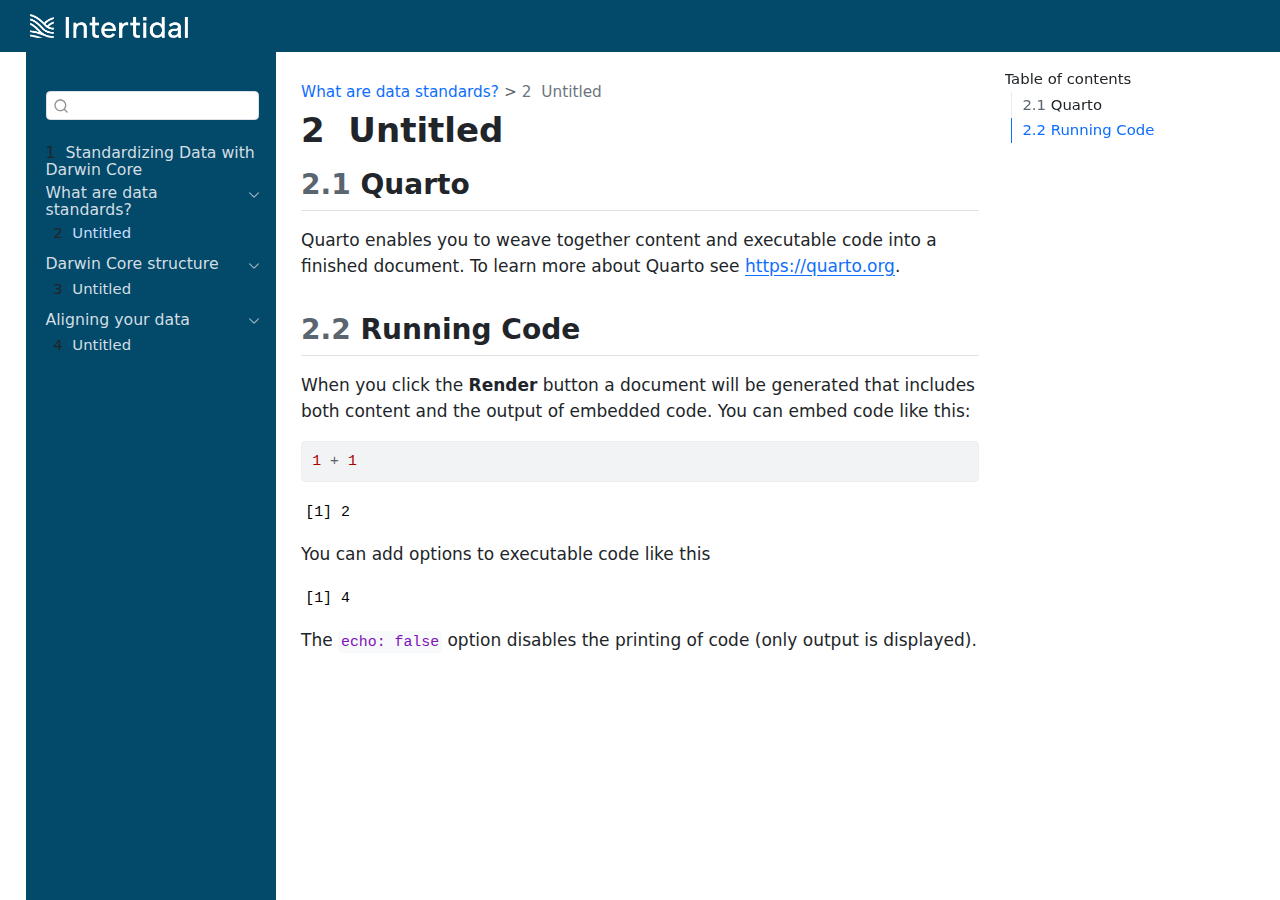
<file: docs/Untitled.html>
<!DOCTYPE html>
<html xmlns="http://www.w3.org/1999/xhtml" lang="en" xml:lang="en"><head>

<meta charset="utf-8">
<meta name="generator" content="quarto-1.6.42">

<meta name="viewport" content="width=device-width, initial-scale=1.0, user-scalable=yes">


<title>2&nbsp; Untitled</title>
<style>
code{white-space: pre-wrap;}
span.smallcaps{font-variant: small-caps;}
div.columns{display: flex; gap: min(4vw, 1.5em);}
div.column{flex: auto; overflow-x: auto;}
div.hanging-indent{margin-left: 1.5em; text-indent: -1.5em;}
ul.task-list{list-style: none;}
ul.task-list li input[type="checkbox"] {
  width: 0.8em;
  margin: 0 0.8em 0.2em -1em; /* quarto-specific, see https://github.com/quarto-dev/quarto-cli/issues/4556 */ 
  vertical-align: middle;
}
/* CSS for syntax highlighting */
pre > code.sourceCode { white-space: pre; position: relative; }
pre > code.sourceCode > span { line-height: 1.25; }
pre > code.sourceCode > span:empty { height: 1.2em; }
.sourceCode { overflow: visible; }
code.sourceCode > span { color: inherit; text-decoration: inherit; }
div.sourceCode { margin: 1em 0; }
pre.sourceCode { margin: 0; }
@media screen {
div.sourceCode { overflow: auto; }
}
@media print {
pre > code.sourceCode { white-space: pre-wrap; }
pre > code.sourceCode > span { display: inline-block; text-indent: -5em; padding-left: 5em; }
}
pre.numberSource code
  { counter-reset: source-line 0; }
pre.numberSource code > span
  { position: relative; left: -4em; counter-increment: source-line; }
pre.numberSource code > span > a:first-child::before
  { content: counter(source-line);
    position: relative; left: -1em; text-align: right; vertical-align: baseline;
    border: none; display: inline-block;
    -webkit-touch-callout: none; -webkit-user-select: none;
    -khtml-user-select: none; -moz-user-select: none;
    -ms-user-select: none; user-select: none;
    padding: 0 4px; width: 4em;
  }
pre.numberSource { margin-left: 3em;  padding-left: 4px; }
div.sourceCode
  {   }
@media screen {
pre > code.sourceCode > span > a:first-child::before { text-decoration: underline; }
}
</style>


<script src="site_libs/quarto-nav/quarto-nav.js"></script>
<script src="site_libs/quarto-nav/headroom.min.js"></script>
<script src="site_libs/clipboard/clipboard.min.js"></script>
<script src="site_libs/quarto-search/autocomplete.umd.js"></script>
<script src="site_libs/quarto-search/fuse.min.js"></script>
<script src="site_libs/quarto-search/quarto-search.js"></script>
<meta name="quarto:offset" content="./">
<link href=".//img/Intertidal-ProfilePic-Aqua-Bold.png" rel="icon" type="image/png">
<script src="site_libs/quarto-html/quarto.js"></script>
<script src="site_libs/quarto-html/popper.min.js"></script>
<script src="site_libs/quarto-html/tippy.umd.min.js"></script>
<script src="site_libs/quarto-html/anchor.min.js"></script>
<link href="site_libs/quarto-html/tippy.css" rel="stylesheet">
<link href="site_libs/quarto-html/quarto-syntax-highlighting-2f5df379a58b258e96c21c0638c20c03.css" rel="stylesheet" id="quarto-text-highlighting-styles">
<script src="site_libs/bootstrap/bootstrap.min.js"></script>
<link href="site_libs/bootstrap/bootstrap-icons.css" rel="stylesheet">
<link href="site_libs/bootstrap/bootstrap-631aadc6c9e7e8695ef4d29c4acf3232.min.css" rel="stylesheet" append-hash="true" id="quarto-bootstrap" data-mode="light">
<script id="quarto-search-options" type="application/json">{
  "location": "sidebar",
  "copy-button": false,
  "collapse-after": 3,
  "panel-placement": "start",
  "type": "textbox",
  "limit": 50,
  "keyboard-shortcut": [
    "f",
    "/",
    "s"
  ],
  "language": {
    "search-no-results-text": "No results",
    "search-matching-documents-text": "matching documents",
    "search-copy-link-title": "Copy link to search",
    "search-hide-matches-text": "Hide additional matches",
    "search-more-match-text": "more match in this document",
    "search-more-matches-text": "more matches in this document",
    "search-clear-button-title": "Clear",
    "search-text-placeholder": "",
    "search-detached-cancel-button-title": "Cancel",
    "search-submit-button-title": "Submit",
    "search-label": "Search"
  }
}</script>


</head>

<body class="nav-sidebar floating nav-fixed">

<div id="quarto-search-results"></div>
  <header id="quarto-header" class="headroom fixed-top">
    <nav class="navbar navbar-expand-lg " data-bs-theme="dark">
      <div class="navbar-container container-fluid">
      <div class="navbar-brand-container mx-auto">
    <a href="https://intertidal.agency/" class="navbar-brand navbar-brand-logo">
    <img src="./img/Intertidal_PrimaryLogo_Bold_White.png" alt="" class="navbar-logo">
    </a>
  </div>
        <div class="quarto-navbar-tools tools-end">
</div>
      </div> <!-- /container-fluid -->
    </nav>
  <nav class="quarto-secondary-nav">
    <div class="container-fluid d-flex">
      <button type="button" class="quarto-btn-toggle btn" data-bs-toggle="collapse" role="button" data-bs-target=".quarto-sidebar-collapse-item" aria-controls="quarto-sidebar" aria-expanded="false" aria-label="Toggle sidebar navigation" onclick="if (window.quartoToggleHeadroom) { window.quartoToggleHeadroom(); }">
        <i class="bi bi-layout-text-sidebar-reverse"></i>
      </button>
        <nav class="quarto-page-breadcrumbs" aria-label="breadcrumb"><ol class="breadcrumb"><li class="breadcrumb-item"><a href="./Untitled.html">What are data standards?</a></li><li class="breadcrumb-item"><a href="./Untitled.html"><span class="chapter-number">2</span>&nbsp; <span class="chapter-title">Untitled</span></a></li></ol></nav>
        <a class="flex-grow-1" role="navigation" data-bs-toggle="collapse" data-bs-target=".quarto-sidebar-collapse-item" aria-controls="quarto-sidebar" aria-expanded="false" aria-label="Toggle sidebar navigation" onclick="if (window.quartoToggleHeadroom) { window.quartoToggleHeadroom(); }">      
        </a>
      <button type="button" class="btn quarto-search-button" aria-label="Search" onclick="window.quartoOpenSearch();">
        <i class="bi bi-search"></i>
      </button>
    </div>
  </nav>
</header>
<!-- content -->
<div id="quarto-content" class="quarto-container page-columns page-rows-contents page-layout-article page-navbar">
<!-- sidebar -->
  <nav id="quarto-sidebar" class="sidebar collapse collapse-horizontal quarto-sidebar-collapse-item sidebar-navigation floating overflow-auto">
        <div class="mt-2 flex-shrink-0 align-items-center">
        <div class="sidebar-search">
        <div id="quarto-search" class="" title="Search"></div>
        </div>
        </div>
    <div class="sidebar-menu-container"> 
    <ul class="list-unstyled mt-1">
        <li class="sidebar-item">
  <div class="sidebar-item-container"> 
  <a href="./index.html" class="sidebar-item-text sidebar-link">
 <span class="menu-text"><span class="chapter-number">1</span>&nbsp; <span class="chapter-title">Standardizing Data with Darwin Core</span></span></a>
  </div>
</li>
        <li class="sidebar-item sidebar-item-section">
      <div class="sidebar-item-container"> 
            <a class="sidebar-item-text sidebar-link text-start" data-bs-toggle="collapse" data-bs-target="#quarto-sidebar-section-1" role="navigation" aria-expanded="true">
 <span class="menu-text">What are data standards?</span></a>
          <a class="sidebar-item-toggle text-start" data-bs-toggle="collapse" data-bs-target="#quarto-sidebar-section-1" role="navigation" aria-expanded="true" aria-label="Toggle section">
            <i class="bi bi-chevron-right ms-2"></i>
          </a> 
      </div>
      <ul id="quarto-sidebar-section-1" class="collapse list-unstyled sidebar-section depth1 show">  
          <li class="sidebar-item">
  <div class="sidebar-item-container"> 
  <a href="./Untitled.html" class="sidebar-item-text sidebar-link active">
 <span class="menu-text"><span class="chapter-number">2</span>&nbsp; <span class="chapter-title">Untitled</span></span></a>
  </div>
</li>
      </ul>
  </li>
        <li class="sidebar-item sidebar-item-section">
      <div class="sidebar-item-container"> 
            <a class="sidebar-item-text sidebar-link text-start" data-bs-toggle="collapse" data-bs-target="#quarto-sidebar-section-2" role="navigation" aria-expanded="true">
 <span class="menu-text">Darwin Core structure</span></a>
          <a class="sidebar-item-toggle text-start" data-bs-toggle="collapse" data-bs-target="#quarto-sidebar-section-2" role="navigation" aria-expanded="true" aria-label="Toggle section">
            <i class="bi bi-chevron-right ms-2"></i>
          </a> 
      </div>
      <ul id="quarto-sidebar-section-2" class="collapse list-unstyled sidebar-section depth1 show">  
          <li class="sidebar-item">
  <div class="sidebar-item-container"> 
  <a href="./Untitled2.html" class="sidebar-item-text sidebar-link">
 <span class="menu-text"><span class="chapter-number">3</span>&nbsp; <span class="chapter-title">Untitled</span></span></a>
  </div>
</li>
      </ul>
  </li>
        <li class="sidebar-item sidebar-item-section">
      <div class="sidebar-item-container"> 
            <a class="sidebar-item-text sidebar-link text-start" data-bs-toggle="collapse" data-bs-target="#quarto-sidebar-section-3" role="navigation" aria-expanded="true">
 <span class="menu-text">Aligning your data</span></a>
          <a class="sidebar-item-toggle text-start" data-bs-toggle="collapse" data-bs-target="#quarto-sidebar-section-3" role="navigation" aria-expanded="true" aria-label="Toggle section">
            <i class="bi bi-chevron-right ms-2"></i>
          </a> 
      </div>
      <ul id="quarto-sidebar-section-3" class="collapse list-unstyled sidebar-section depth1 show">  
          <li class="sidebar-item">
  <div class="sidebar-item-container"> 
  <a href="./Untitled3.html" class="sidebar-item-text sidebar-link">
 <span class="menu-text"><span class="chapter-number">4</span>&nbsp; <span class="chapter-title">Untitled</span></span></a>
  </div>
</li>
      </ul>
  </li>
    </ul>
    </div>
</nav>
<div id="quarto-sidebar-glass" class="quarto-sidebar-collapse-item" data-bs-toggle="collapse" data-bs-target=".quarto-sidebar-collapse-item"></div>
<!-- margin-sidebar -->
    <div id="quarto-margin-sidebar" class="sidebar margin-sidebar">
        <nav id="TOC" role="doc-toc" class="toc-active">
    <h2 id="toc-title">Table of contents</h2>
   
  <ul>
  <li><a href="#quarto" id="toc-quarto" class="nav-link active" data-scroll-target="#quarto"><span class="header-section-number">2.1</span> Quarto</a></li>
  <li><a href="#running-code" id="toc-running-code" class="nav-link" data-scroll-target="#running-code"><span class="header-section-number">2.2</span> Running Code</a></li>
  </ul>
</nav>
    </div>
<!-- main -->
<main class="content" id="quarto-document-content">

<header id="title-block-header" class="quarto-title-block default"><nav class="quarto-page-breadcrumbs quarto-title-breadcrumbs d-none d-lg-block" aria-label="breadcrumb"><ol class="breadcrumb"><li class="breadcrumb-item"><a href="./Untitled.html">What are data standards?</a></li><li class="breadcrumb-item"><a href="./Untitled.html"><span class="chapter-number">2</span>&nbsp; <span class="chapter-title">Untitled</span></a></li></ol></nav>
<div class="quarto-title">
<h1 class="title"><span class="chapter-number">2</span>&nbsp; <span class="chapter-title">Untitled</span></h1>
</div>



<div class="quarto-title-meta">

    
  
    
  </div>
  


</header>


<section id="quarto" class="level2" data-number="2.1">
<h2 data-number="2.1" class="anchored" data-anchor-id="quarto"><span class="header-section-number">2.1</span> Quarto</h2>
<p>Quarto enables you to weave together content and executable code into a finished document. To learn more about Quarto see <a href="https://quarto.org" class="uri">https://quarto.org</a>.</p>
</section>
<section id="running-code" class="level2" data-number="2.2">
<h2 data-number="2.2" class="anchored" data-anchor-id="running-code"><span class="header-section-number">2.2</span> Running Code</h2>
<p>When you click the <strong>Render</strong> button a document will be generated that includes both content and the output of embedded code. You can embed code like this:</p>
<div class="cell">
<div class="sourceCode cell-code" id="cb1"><pre class="sourceCode r code-with-copy"><code class="sourceCode r"><span id="cb1-1"><a href="#cb1-1" aria-hidden="true" tabindex="-1"></a><span class="dv">1</span> <span class="sc">+</span> <span class="dv">1</span></span></code><button title="Copy to Clipboard" class="code-copy-button"><i class="bi"></i></button></pre></div>
<div class="cell-output cell-output-stdout">
<pre><code>[1] 2</code></pre>
</div>
</div>
<p>You can add options to executable code like this</p>
<div class="cell">
<div class="cell-output cell-output-stdout">
<pre><code>[1] 4</code></pre>
</div>
</div>
<p>The <code>echo: false</code> option disables the printing of code (only output is displayed).</p>


</section>

</main> <!-- /main -->
<script id="quarto-html-after-body" type="application/javascript">
window.document.addEventListener("DOMContentLoaded", function (event) {
  const toggleBodyColorMode = (bsSheetEl) => {
    const mode = bsSheetEl.getAttribute("data-mode");
    const bodyEl = window.document.querySelector("body");
    if (mode === "dark") {
      bodyEl.classList.add("quarto-dark");
      bodyEl.classList.remove("quarto-light");
    } else {
      bodyEl.classList.add("quarto-light");
      bodyEl.classList.remove("quarto-dark");
    }
  }
  const toggleBodyColorPrimary = () => {
    const bsSheetEl = window.document.querySelector("link#quarto-bootstrap");
    if (bsSheetEl) {
      toggleBodyColorMode(bsSheetEl);
    }
  }
  toggleBodyColorPrimary();  
  const icon = "";
  const anchorJS = new window.AnchorJS();
  anchorJS.options = {
    placement: 'right',
    icon: icon
  };
  anchorJS.add('.anchored');
  const isCodeAnnotation = (el) => {
    for (const clz of el.classList) {
      if (clz.startsWith('code-annotation-')) {                     
        return true;
      }
    }
    return false;
  }
  const onCopySuccess = function(e) {
    // button target
    const button = e.trigger;
    // don't keep focus
    button.blur();
    // flash "checked"
    button.classList.add('code-copy-button-checked');
    var currentTitle = button.getAttribute("title");
    button.setAttribute("title", "Copied!");
    let tooltip;
    if (window.bootstrap) {
      button.setAttribute("data-bs-toggle", "tooltip");
      button.setAttribute("data-bs-placement", "left");
      button.setAttribute("data-bs-title", "Copied!");
      tooltip = new bootstrap.Tooltip(button, 
        { trigger: "manual", 
          customClass: "code-copy-button-tooltip",
          offset: [0, -8]});
      tooltip.show();    
    }
    setTimeout(function() {
      if (tooltip) {
        tooltip.hide();
        button.removeAttribute("data-bs-title");
        button.removeAttribute("data-bs-toggle");
        button.removeAttribute("data-bs-placement");
      }
      button.setAttribute("title", currentTitle);
      button.classList.remove('code-copy-button-checked');
    }, 1000);
    // clear code selection
    e.clearSelection();
  }
  const getTextToCopy = function(trigger) {
      const codeEl = trigger.previousElementSibling.cloneNode(true);
      for (const childEl of codeEl.children) {
        if (isCodeAnnotation(childEl)) {
          childEl.remove();
        }
      }
      return codeEl.innerText;
  }
  const clipboard = new window.ClipboardJS('.code-copy-button:not([data-in-quarto-modal])', {
    text: getTextToCopy
  });
  clipboard.on('success', onCopySuccess);
  if (window.document.getElementById('quarto-embedded-source-code-modal')) {
    const clipboardModal = new window.ClipboardJS('.code-copy-button[data-in-quarto-modal]', {
      text: getTextToCopy,
      container: window.document.getElementById('quarto-embedded-source-code-modal')
    });
    clipboardModal.on('success', onCopySuccess);
  }
    var localhostRegex = new RegExp(/^(?:http|https):\/\/localhost\:?[0-9]*\//);
    var mailtoRegex = new RegExp(/^mailto:/);
      var filterRegex = new RegExp('/' + window.location.host + '/');
    var isInternal = (href) => {
        return filterRegex.test(href) || localhostRegex.test(href) || mailtoRegex.test(href);
    }
    // Inspect non-navigation links and adorn them if external
 	var links = window.document.querySelectorAll('a[href]:not(.nav-link):not(.navbar-brand):not(.toc-action):not(.sidebar-link):not(.sidebar-item-toggle):not(.pagination-link):not(.no-external):not([aria-hidden]):not(.dropdown-item):not(.quarto-navigation-tool):not(.about-link)');
    for (var i=0; i<links.length; i++) {
      const link = links[i];
      if (!isInternal(link.href)) {
        // undo the damage that might have been done by quarto-nav.js in the case of
        // links that we want to consider external
        if (link.dataset.originalHref !== undefined) {
          link.href = link.dataset.originalHref;
        }
      }
    }
  function tippyHover(el, contentFn, onTriggerFn, onUntriggerFn) {
    const config = {
      allowHTML: true,
      maxWidth: 500,
      delay: 100,
      arrow: false,
      appendTo: function(el) {
          return el.parentElement;
      },
      interactive: true,
      interactiveBorder: 10,
      theme: 'quarto',
      placement: 'bottom-start',
    };
    if (contentFn) {
      config.content = contentFn;
    }
    if (onTriggerFn) {
      config.onTrigger = onTriggerFn;
    }
    if (onUntriggerFn) {
      config.onUntrigger = onUntriggerFn;
    }
    window.tippy(el, config); 
  }
  const noterefs = window.document.querySelectorAll('a[role="doc-noteref"]');
  for (var i=0; i<noterefs.length; i++) {
    const ref = noterefs[i];
    tippyHover(ref, function() {
      // use id or data attribute instead here
      let href = ref.getAttribute('data-footnote-href') || ref.getAttribute('href');
      try { href = new URL(href).hash; } catch {}
      const id = href.replace(/^#\/?/, "");
      const note = window.document.getElementById(id);
      if (note) {
        return note.innerHTML;
      } else {
        return "";
      }
    });
  }
  const xrefs = window.document.querySelectorAll('a.quarto-xref');
  const processXRef = (id, note) => {
    // Strip column container classes
    const stripColumnClz = (el) => {
      el.classList.remove("page-full", "page-columns");
      if (el.children) {
        for (const child of el.children) {
          stripColumnClz(child);
        }
      }
    }
    stripColumnClz(note)
    if (id === null || id.startsWith('sec-')) {
      // Special case sections, only their first couple elements
      const container = document.createElement("div");
      if (note.children && note.children.length > 2) {
        container.appendChild(note.children[0].cloneNode(true));
        for (let i = 1; i < note.children.length; i++) {
          const child = note.children[i];
          if (child.tagName === "P" && child.innerText === "") {
            continue;
          } else {
            container.appendChild(child.cloneNode(true));
            break;
          }
        }
        if (window.Quarto?.typesetMath) {
          window.Quarto.typesetMath(container);
        }
        return container.innerHTML
      } else {
        if (window.Quarto?.typesetMath) {
          window.Quarto.typesetMath(note);
        }
        return note.innerHTML;
      }
    } else {
      // Remove any anchor links if they are present
      const anchorLink = note.querySelector('a.anchorjs-link');
      if (anchorLink) {
        anchorLink.remove();
      }
      if (window.Quarto?.typesetMath) {
        window.Quarto.typesetMath(note);
      }
      if (note.classList.contains("callout")) {
        return note.outerHTML;
      } else {
        return note.innerHTML;
      }
    }
  }
  for (var i=0; i<xrefs.length; i++) {
    const xref = xrefs[i];
    tippyHover(xref, undefined, function(instance) {
      instance.disable();
      let url = xref.getAttribute('href');
      let hash = undefined; 
      if (url.startsWith('#')) {
        hash = url;
      } else {
        try { hash = new URL(url).hash; } catch {}
      }
      if (hash) {
        const id = hash.replace(/^#\/?/, "");
        const note = window.document.getElementById(id);
        if (note !== null) {
          try {
            const html = processXRef(id, note.cloneNode(true));
            instance.setContent(html);
          } finally {
            instance.enable();
            instance.show();
          }
        } else {
          // See if we can fetch this
          fetch(url.split('#')[0])
          .then(res => res.text())
          .then(html => {
            const parser = new DOMParser();
            const htmlDoc = parser.parseFromString(html, "text/html");
            const note = htmlDoc.getElementById(id);
            if (note !== null) {
              const html = processXRef(id, note);
              instance.setContent(html);
            } 
          }).finally(() => {
            instance.enable();
            instance.show();
          });
        }
      } else {
        // See if we can fetch a full url (with no hash to target)
        // This is a special case and we should probably do some content thinning / targeting
        fetch(url)
        .then(res => res.text())
        .then(html => {
          const parser = new DOMParser();
          const htmlDoc = parser.parseFromString(html, "text/html");
          const note = htmlDoc.querySelector('main.content');
          if (note !== null) {
            // This should only happen for chapter cross references
            // (since there is no id in the URL)
            // remove the first header
            if (note.children.length > 0 && note.children[0].tagName === "HEADER") {
              note.children[0].remove();
            }
            const html = processXRef(null, note);
            instance.setContent(html);
          } 
        }).finally(() => {
          instance.enable();
          instance.show();
        });
      }
    }, function(instance) {
    });
  }
      let selectedAnnoteEl;
      const selectorForAnnotation = ( cell, annotation) => {
        let cellAttr = 'data-code-cell="' + cell + '"';
        let lineAttr = 'data-code-annotation="' +  annotation + '"';
        const selector = 'span[' + cellAttr + '][' + lineAttr + ']';
        return selector;
      }
      const selectCodeLines = (annoteEl) => {
        const doc = window.document;
        const targetCell = annoteEl.getAttribute("data-target-cell");
        const targetAnnotation = annoteEl.getAttribute("data-target-annotation");
        const annoteSpan = window.document.querySelector(selectorForAnnotation(targetCell, targetAnnotation));
        const lines = annoteSpan.getAttribute("data-code-lines").split(",");
        const lineIds = lines.map((line) => {
          return targetCell + "-" + line;
        })
        let top = null;
        let height = null;
        let parent = null;
        if (lineIds.length > 0) {
            //compute the position of the single el (top and bottom and make a div)
            const el = window.document.getElementById(lineIds[0]);
            top = el.offsetTop;
            height = el.offsetHeight;
            parent = el.parentElement.parentElement;
          if (lineIds.length > 1) {
            const lastEl = window.document.getElementById(lineIds[lineIds.length - 1]);
            const bottom = lastEl.offsetTop + lastEl.offsetHeight;
            height = bottom - top;
          }
          if (top !== null && height !== null && parent !== null) {
            // cook up a div (if necessary) and position it 
            let div = window.document.getElementById("code-annotation-line-highlight");
            if (div === null) {
              div = window.document.createElement("div");
              div.setAttribute("id", "code-annotation-line-highlight");
              div.style.position = 'absolute';
              parent.appendChild(div);
            }
            div.style.top = top - 2 + "px";
            div.style.height = height + 4 + "px";
            div.style.left = 0;
            let gutterDiv = window.document.getElementById("code-annotation-line-highlight-gutter");
            if (gutterDiv === null) {
              gutterDiv = window.document.createElement("div");
              gutterDiv.setAttribute("id", "code-annotation-line-highlight-gutter");
              gutterDiv.style.position = 'absolute';
              const codeCell = window.document.getElementById(targetCell);
              const gutter = codeCell.querySelector('.code-annotation-gutter');
              gutter.appendChild(gutterDiv);
            }
            gutterDiv.style.top = top - 2 + "px";
            gutterDiv.style.height = height + 4 + "px";
          }
          selectedAnnoteEl = annoteEl;
        }
      };
      const unselectCodeLines = () => {
        const elementsIds = ["code-annotation-line-highlight", "code-annotation-line-highlight-gutter"];
        elementsIds.forEach((elId) => {
          const div = window.document.getElementById(elId);
          if (div) {
            div.remove();
          }
        });
        selectedAnnoteEl = undefined;
      };
        // Handle positioning of the toggle
    window.addEventListener(
      "resize",
      throttle(() => {
        elRect = undefined;
        if (selectedAnnoteEl) {
          selectCodeLines(selectedAnnoteEl);
        }
      }, 10)
    );
    function throttle(fn, ms) {
    let throttle = false;
    let timer;
      return (...args) => {
        if(!throttle) { // first call gets through
            fn.apply(this, args);
            throttle = true;
        } else { // all the others get throttled
            if(timer) clearTimeout(timer); // cancel #2
            timer = setTimeout(() => {
              fn.apply(this, args);
              timer = throttle = false;
            }, ms);
        }
      };
    }
      // Attach click handler to the DT
      const annoteDls = window.document.querySelectorAll('dt[data-target-cell]');
      for (const annoteDlNode of annoteDls) {
        annoteDlNode.addEventListener('click', (event) => {
          const clickedEl = event.target;
          if (clickedEl !== selectedAnnoteEl) {
            unselectCodeLines();
            const activeEl = window.document.querySelector('dt[data-target-cell].code-annotation-active');
            if (activeEl) {
              activeEl.classList.remove('code-annotation-active');
            }
            selectCodeLines(clickedEl);
            clickedEl.classList.add('code-annotation-active');
          } else {
            // Unselect the line
            unselectCodeLines();
            clickedEl.classList.remove('code-annotation-active');
          }
        });
      }
  const findCites = (el) => {
    const parentEl = el.parentElement;
    if (parentEl) {
      const cites = parentEl.dataset.cites;
      if (cites) {
        return {
          el,
          cites: cites.split(' ')
        };
      } else {
        return findCites(el.parentElement)
      }
    } else {
      return undefined;
    }
  };
  var bibliorefs = window.document.querySelectorAll('a[role="doc-biblioref"]');
  for (var i=0; i<bibliorefs.length; i++) {
    const ref = bibliorefs[i];
    const citeInfo = findCites(ref);
    if (citeInfo) {
      tippyHover(citeInfo.el, function() {
        var popup = window.document.createElement('div');
        citeInfo.cites.forEach(function(cite) {
          var citeDiv = window.document.createElement('div');
          citeDiv.classList.add('hanging-indent');
          citeDiv.classList.add('csl-entry');
          var biblioDiv = window.document.getElementById('ref-' + cite);
          if (biblioDiv) {
            citeDiv.innerHTML = biblioDiv.innerHTML;
          }
          popup.appendChild(citeDiv);
        });
        return popup.innerHTML;
      });
    }
  }
});
</script>
</div> <!-- /content -->




</body></html>
</file>
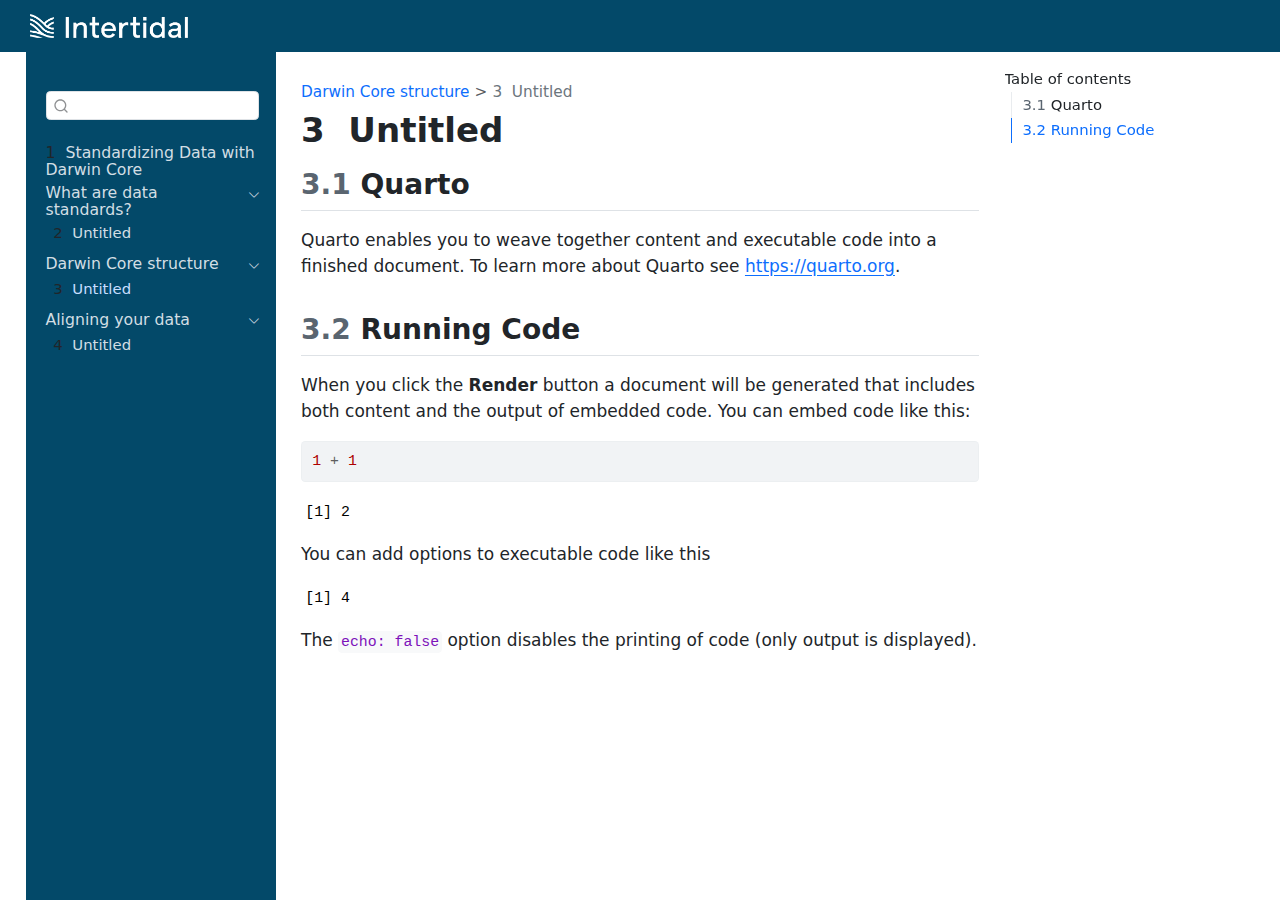
<file: docs/Untitled2.html>
<!DOCTYPE html>
<html xmlns="http://www.w3.org/1999/xhtml" lang="en" xml:lang="en"><head>

<meta charset="utf-8">
<meta name="generator" content="quarto-1.6.42">

<meta name="viewport" content="width=device-width, initial-scale=1.0, user-scalable=yes">


<title>3&nbsp; Untitled</title>
<style>
code{white-space: pre-wrap;}
span.smallcaps{font-variant: small-caps;}
div.columns{display: flex; gap: min(4vw, 1.5em);}
div.column{flex: auto; overflow-x: auto;}
div.hanging-indent{margin-left: 1.5em; text-indent: -1.5em;}
ul.task-list{list-style: none;}
ul.task-list li input[type="checkbox"] {
  width: 0.8em;
  margin: 0 0.8em 0.2em -1em; /* quarto-specific, see https://github.com/quarto-dev/quarto-cli/issues/4556 */ 
  vertical-align: middle;
}
/* CSS for syntax highlighting */
pre > code.sourceCode { white-space: pre; position: relative; }
pre > code.sourceCode > span { line-height: 1.25; }
pre > code.sourceCode > span:empty { height: 1.2em; }
.sourceCode { overflow: visible; }
code.sourceCode > span { color: inherit; text-decoration: inherit; }
div.sourceCode { margin: 1em 0; }
pre.sourceCode { margin: 0; }
@media screen {
div.sourceCode { overflow: auto; }
}
@media print {
pre > code.sourceCode { white-space: pre-wrap; }
pre > code.sourceCode > span { display: inline-block; text-indent: -5em; padding-left: 5em; }
}
pre.numberSource code
  { counter-reset: source-line 0; }
pre.numberSource code > span
  { position: relative; left: -4em; counter-increment: source-line; }
pre.numberSource code > span > a:first-child::before
  { content: counter(source-line);
    position: relative; left: -1em; text-align: right; vertical-align: baseline;
    border: none; display: inline-block;
    -webkit-touch-callout: none; -webkit-user-select: none;
    -khtml-user-select: none; -moz-user-select: none;
    -ms-user-select: none; user-select: none;
    padding: 0 4px; width: 4em;
  }
pre.numberSource { margin-left: 3em;  padding-left: 4px; }
div.sourceCode
  {   }
@media screen {
pre > code.sourceCode > span > a:first-child::before { text-decoration: underline; }
}
</style>


<script src="site_libs/quarto-nav/quarto-nav.js"></script>
<script src="site_libs/quarto-nav/headroom.min.js"></script>
<script src="site_libs/clipboard/clipboard.min.js"></script>
<script src="site_libs/quarto-search/autocomplete.umd.js"></script>
<script src="site_libs/quarto-search/fuse.min.js"></script>
<script src="site_libs/quarto-search/quarto-search.js"></script>
<meta name="quarto:offset" content="./">
<link href=".//img/Intertidal-ProfilePic-Aqua-Bold.png" rel="icon" type="image/png">
<script src="site_libs/quarto-html/quarto.js"></script>
<script src="site_libs/quarto-html/popper.min.js"></script>
<script src="site_libs/quarto-html/tippy.umd.min.js"></script>
<script src="site_libs/quarto-html/anchor.min.js"></script>
<link href="site_libs/quarto-html/tippy.css" rel="stylesheet">
<link href="site_libs/quarto-html/quarto-syntax-highlighting-2f5df379a58b258e96c21c0638c20c03.css" rel="stylesheet" id="quarto-text-highlighting-styles">
<script src="site_libs/bootstrap/bootstrap.min.js"></script>
<link href="site_libs/bootstrap/bootstrap-icons.css" rel="stylesheet">
<link href="site_libs/bootstrap/bootstrap-631aadc6c9e7e8695ef4d29c4acf3232.min.css" rel="stylesheet" append-hash="true" id="quarto-bootstrap" data-mode="light">
<script id="quarto-search-options" type="application/json">{
  "location": "sidebar",
  "copy-button": false,
  "collapse-after": 3,
  "panel-placement": "start",
  "type": "textbox",
  "limit": 50,
  "keyboard-shortcut": [
    "f",
    "/",
    "s"
  ],
  "language": {
    "search-no-results-text": "No results",
    "search-matching-documents-text": "matching documents",
    "search-copy-link-title": "Copy link to search",
    "search-hide-matches-text": "Hide additional matches",
    "search-more-match-text": "more match in this document",
    "search-more-matches-text": "more matches in this document",
    "search-clear-button-title": "Clear",
    "search-text-placeholder": "",
    "search-detached-cancel-button-title": "Cancel",
    "search-submit-button-title": "Submit",
    "search-label": "Search"
  }
}</script>


</head>

<body class="nav-sidebar floating nav-fixed">

<div id="quarto-search-results"></div>
  <header id="quarto-header" class="headroom fixed-top">
    <nav class="navbar navbar-expand-lg " data-bs-theme="dark">
      <div class="navbar-container container-fluid">
      <div class="navbar-brand-container mx-auto">
    <a href="https://intertidal.agency/" class="navbar-brand navbar-brand-logo">
    <img src="./img/Intertidal_PrimaryLogo_Bold_White.png" alt="" class="navbar-logo">
    </a>
  </div>
        <div class="quarto-navbar-tools tools-end">
</div>
      </div> <!-- /container-fluid -->
    </nav>
  <nav class="quarto-secondary-nav">
    <div class="container-fluid d-flex">
      <button type="button" class="quarto-btn-toggle btn" data-bs-toggle="collapse" role="button" data-bs-target=".quarto-sidebar-collapse-item" aria-controls="quarto-sidebar" aria-expanded="false" aria-label="Toggle sidebar navigation" onclick="if (window.quartoToggleHeadroom) { window.quartoToggleHeadroom(); }">
        <i class="bi bi-layout-text-sidebar-reverse"></i>
      </button>
        <nav class="quarto-page-breadcrumbs" aria-label="breadcrumb"><ol class="breadcrumb"><li class="breadcrumb-item"><a href="./Untitled2.html">Darwin Core structure</a></li><li class="breadcrumb-item"><a href="./Untitled2.html"><span class="chapter-number">3</span>&nbsp; <span class="chapter-title">Untitled</span></a></li></ol></nav>
        <a class="flex-grow-1" role="navigation" data-bs-toggle="collapse" data-bs-target=".quarto-sidebar-collapse-item" aria-controls="quarto-sidebar" aria-expanded="false" aria-label="Toggle sidebar navigation" onclick="if (window.quartoToggleHeadroom) { window.quartoToggleHeadroom(); }">      
        </a>
      <button type="button" class="btn quarto-search-button" aria-label="Search" onclick="window.quartoOpenSearch();">
        <i class="bi bi-search"></i>
      </button>
    </div>
  </nav>
</header>
<!-- content -->
<div id="quarto-content" class="quarto-container page-columns page-rows-contents page-layout-article page-navbar">
<!-- sidebar -->
  <nav id="quarto-sidebar" class="sidebar collapse collapse-horizontal quarto-sidebar-collapse-item sidebar-navigation floating overflow-auto">
        <div class="mt-2 flex-shrink-0 align-items-center">
        <div class="sidebar-search">
        <div id="quarto-search" class="" title="Search"></div>
        </div>
        </div>
    <div class="sidebar-menu-container"> 
    <ul class="list-unstyled mt-1">
        <li class="sidebar-item">
  <div class="sidebar-item-container"> 
  <a href="./index.html" class="sidebar-item-text sidebar-link">
 <span class="menu-text"><span class="chapter-number">1</span>&nbsp; <span class="chapter-title">Standardizing Data with Darwin Core</span></span></a>
  </div>
</li>
        <li class="sidebar-item sidebar-item-section">
      <div class="sidebar-item-container"> 
            <a class="sidebar-item-text sidebar-link text-start" data-bs-toggle="collapse" data-bs-target="#quarto-sidebar-section-1" role="navigation" aria-expanded="true">
 <span class="menu-text">What are data standards?</span></a>
          <a class="sidebar-item-toggle text-start" data-bs-toggle="collapse" data-bs-target="#quarto-sidebar-section-1" role="navigation" aria-expanded="true" aria-label="Toggle section">
            <i class="bi bi-chevron-right ms-2"></i>
          </a> 
      </div>
      <ul id="quarto-sidebar-section-1" class="collapse list-unstyled sidebar-section depth1 show">  
          <li class="sidebar-item">
  <div class="sidebar-item-container"> 
  <a href="./Untitled.html" class="sidebar-item-text sidebar-link">
 <span class="menu-text"><span class="chapter-number">2</span>&nbsp; <span class="chapter-title">Untitled</span></span></a>
  </div>
</li>
      </ul>
  </li>
        <li class="sidebar-item sidebar-item-section">
      <div class="sidebar-item-container"> 
            <a class="sidebar-item-text sidebar-link text-start" data-bs-toggle="collapse" data-bs-target="#quarto-sidebar-section-2" role="navigation" aria-expanded="true">
 <span class="menu-text">Darwin Core structure</span></a>
          <a class="sidebar-item-toggle text-start" data-bs-toggle="collapse" data-bs-target="#quarto-sidebar-section-2" role="navigation" aria-expanded="true" aria-label="Toggle section">
            <i class="bi bi-chevron-right ms-2"></i>
          </a> 
      </div>
      <ul id="quarto-sidebar-section-2" class="collapse list-unstyled sidebar-section depth1 show">  
          <li class="sidebar-item">
  <div class="sidebar-item-container"> 
  <a href="./Untitled2.html" class="sidebar-item-text sidebar-link active">
 <span class="menu-text"><span class="chapter-number">3</span>&nbsp; <span class="chapter-title">Untitled</span></span></a>
  </div>
</li>
      </ul>
  </li>
        <li class="sidebar-item sidebar-item-section">
      <div class="sidebar-item-container"> 
            <a class="sidebar-item-text sidebar-link text-start" data-bs-toggle="collapse" data-bs-target="#quarto-sidebar-section-3" role="navigation" aria-expanded="true">
 <span class="menu-text">Aligning your data</span></a>
          <a class="sidebar-item-toggle text-start" data-bs-toggle="collapse" data-bs-target="#quarto-sidebar-section-3" role="navigation" aria-expanded="true" aria-label="Toggle section">
            <i class="bi bi-chevron-right ms-2"></i>
          </a> 
      </div>
      <ul id="quarto-sidebar-section-3" class="collapse list-unstyled sidebar-section depth1 show">  
          <li class="sidebar-item">
  <div class="sidebar-item-container"> 
  <a href="./Untitled3.html" class="sidebar-item-text sidebar-link">
 <span class="menu-text"><span class="chapter-number">4</span>&nbsp; <span class="chapter-title">Untitled</span></span></a>
  </div>
</li>
      </ul>
  </li>
    </ul>
    </div>
</nav>
<div id="quarto-sidebar-glass" class="quarto-sidebar-collapse-item" data-bs-toggle="collapse" data-bs-target=".quarto-sidebar-collapse-item"></div>
<!-- margin-sidebar -->
    <div id="quarto-margin-sidebar" class="sidebar margin-sidebar">
        <nav id="TOC" role="doc-toc" class="toc-active">
    <h2 id="toc-title">Table of contents</h2>
   
  <ul>
  <li><a href="#quarto" id="toc-quarto" class="nav-link active" data-scroll-target="#quarto"><span class="header-section-number">3.1</span> Quarto</a></li>
  <li><a href="#running-code" id="toc-running-code" class="nav-link" data-scroll-target="#running-code"><span class="header-section-number">3.2</span> Running Code</a></li>
  </ul>
</nav>
    </div>
<!-- main -->
<main class="content" id="quarto-document-content">

<header id="title-block-header" class="quarto-title-block default"><nav class="quarto-page-breadcrumbs quarto-title-breadcrumbs d-none d-lg-block" aria-label="breadcrumb"><ol class="breadcrumb"><li class="breadcrumb-item"><a href="./Untitled2.html">Darwin Core structure</a></li><li class="breadcrumb-item"><a href="./Untitled2.html"><span class="chapter-number">3</span>&nbsp; <span class="chapter-title">Untitled</span></a></li></ol></nav>
<div class="quarto-title">
<h1 class="title"><span class="chapter-number">3</span>&nbsp; <span class="chapter-title">Untitled</span></h1>
</div>



<div class="quarto-title-meta">

    
  
    
  </div>
  


</header>


<section id="quarto" class="level2" data-number="3.1">
<h2 data-number="3.1" class="anchored" data-anchor-id="quarto"><span class="header-section-number">3.1</span> Quarto</h2>
<p>Quarto enables you to weave together content and executable code into a finished document. To learn more about Quarto see <a href="https://quarto.org" class="uri">https://quarto.org</a>.</p>
</section>
<section id="running-code" class="level2" data-number="3.2">
<h2 data-number="3.2" class="anchored" data-anchor-id="running-code"><span class="header-section-number">3.2</span> Running Code</h2>
<p>When you click the <strong>Render</strong> button a document will be generated that includes both content and the output of embedded code. You can embed code like this:</p>
<div class="cell">
<div class="sourceCode cell-code" id="cb1"><pre class="sourceCode r code-with-copy"><code class="sourceCode r"><span id="cb1-1"><a href="#cb1-1" aria-hidden="true" tabindex="-1"></a><span class="dv">1</span> <span class="sc">+</span> <span class="dv">1</span></span></code><button title="Copy to Clipboard" class="code-copy-button"><i class="bi"></i></button></pre></div>
<div class="cell-output cell-output-stdout">
<pre><code>[1] 2</code></pre>
</div>
</div>
<p>You can add options to executable code like this</p>
<div class="cell">
<div class="cell-output cell-output-stdout">
<pre><code>[1] 4</code></pre>
</div>
</div>
<p>The <code>echo: false</code> option disables the printing of code (only output is displayed).</p>


</section>

</main> <!-- /main -->
<script id="quarto-html-after-body" type="application/javascript">
window.document.addEventListener("DOMContentLoaded", function (event) {
  const toggleBodyColorMode = (bsSheetEl) => {
    const mode = bsSheetEl.getAttribute("data-mode");
    const bodyEl = window.document.querySelector("body");
    if (mode === "dark") {
      bodyEl.classList.add("quarto-dark");
      bodyEl.classList.remove("quarto-light");
    } else {
      bodyEl.classList.add("quarto-light");
      bodyEl.classList.remove("quarto-dark");
    }
  }
  const toggleBodyColorPrimary = () => {
    const bsSheetEl = window.document.querySelector("link#quarto-bootstrap");
    if (bsSheetEl) {
      toggleBodyColorMode(bsSheetEl);
    }
  }
  toggleBodyColorPrimary();  
  const icon = "";
  const anchorJS = new window.AnchorJS();
  anchorJS.options = {
    placement: 'right',
    icon: icon
  };
  anchorJS.add('.anchored');
  const isCodeAnnotation = (el) => {
    for (const clz of el.classList) {
      if (clz.startsWith('code-annotation-')) {                     
        return true;
      }
    }
    return false;
  }
  const onCopySuccess = function(e) {
    // button target
    const button = e.trigger;
    // don't keep focus
    button.blur();
    // flash "checked"
    button.classList.add('code-copy-button-checked');
    var currentTitle = button.getAttribute("title");
    button.setAttribute("title", "Copied!");
    let tooltip;
    if (window.bootstrap) {
      button.setAttribute("data-bs-toggle", "tooltip");
      button.setAttribute("data-bs-placement", "left");
      button.setAttribute("data-bs-title", "Copied!");
      tooltip = new bootstrap.Tooltip(button, 
        { trigger: "manual", 
          customClass: "code-copy-button-tooltip",
          offset: [0, -8]});
      tooltip.show();    
    }
    setTimeout(function() {
      if (tooltip) {
        tooltip.hide();
        button.removeAttribute("data-bs-title");
        button.removeAttribute("data-bs-toggle");
        button.removeAttribute("data-bs-placement");
      }
      button.setAttribute("title", currentTitle);
      button.classList.remove('code-copy-button-checked');
    }, 1000);
    // clear code selection
    e.clearSelection();
  }
  const getTextToCopy = function(trigger) {
      const codeEl = trigger.previousElementSibling.cloneNode(true);
      for (const childEl of codeEl.children) {
        if (isCodeAnnotation(childEl)) {
          childEl.remove();
        }
      }
      return codeEl.innerText;
  }
  const clipboard = new window.ClipboardJS('.code-copy-button:not([data-in-quarto-modal])', {
    text: getTextToCopy
  });
  clipboard.on('success', onCopySuccess);
  if (window.document.getElementById('quarto-embedded-source-code-modal')) {
    const clipboardModal = new window.ClipboardJS('.code-copy-button[data-in-quarto-modal]', {
      text: getTextToCopy,
      container: window.document.getElementById('quarto-embedded-source-code-modal')
    });
    clipboardModal.on('success', onCopySuccess);
  }
    var localhostRegex = new RegExp(/^(?:http|https):\/\/localhost\:?[0-9]*\//);
    var mailtoRegex = new RegExp(/^mailto:/);
      var filterRegex = new RegExp('/' + window.location.host + '/');
    var isInternal = (href) => {
        return filterRegex.test(href) || localhostRegex.test(href) || mailtoRegex.test(href);
    }
    // Inspect non-navigation links and adorn them if external
 	var links = window.document.querySelectorAll('a[href]:not(.nav-link):not(.navbar-brand):not(.toc-action):not(.sidebar-link):not(.sidebar-item-toggle):not(.pagination-link):not(.no-external):not([aria-hidden]):not(.dropdown-item):not(.quarto-navigation-tool):not(.about-link)');
    for (var i=0; i<links.length; i++) {
      const link = links[i];
      if (!isInternal(link.href)) {
        // undo the damage that might have been done by quarto-nav.js in the case of
        // links that we want to consider external
        if (link.dataset.originalHref !== undefined) {
          link.href = link.dataset.originalHref;
        }
      }
    }
  function tippyHover(el, contentFn, onTriggerFn, onUntriggerFn) {
    const config = {
      allowHTML: true,
      maxWidth: 500,
      delay: 100,
      arrow: false,
      appendTo: function(el) {
          return el.parentElement;
      },
      interactive: true,
      interactiveBorder: 10,
      theme: 'quarto',
      placement: 'bottom-start',
    };
    if (contentFn) {
      config.content = contentFn;
    }
    if (onTriggerFn) {
      config.onTrigger = onTriggerFn;
    }
    if (onUntriggerFn) {
      config.onUntrigger = onUntriggerFn;
    }
    window.tippy(el, config); 
  }
  const noterefs = window.document.querySelectorAll('a[role="doc-noteref"]');
  for (var i=0; i<noterefs.length; i++) {
    const ref = noterefs[i];
    tippyHover(ref, function() {
      // use id or data attribute instead here
      let href = ref.getAttribute('data-footnote-href') || ref.getAttribute('href');
      try { href = new URL(href).hash; } catch {}
      const id = href.replace(/^#\/?/, "");
      const note = window.document.getElementById(id);
      if (note) {
        return note.innerHTML;
      } else {
        return "";
      }
    });
  }
  const xrefs = window.document.querySelectorAll('a.quarto-xref');
  const processXRef = (id, note) => {
    // Strip column container classes
    const stripColumnClz = (el) => {
      el.classList.remove("page-full", "page-columns");
      if (el.children) {
        for (const child of el.children) {
          stripColumnClz(child);
        }
      }
    }
    stripColumnClz(note)
    if (id === null || id.startsWith('sec-')) {
      // Special case sections, only their first couple elements
      const container = document.createElement("div");
      if (note.children && note.children.length > 2) {
        container.appendChild(note.children[0].cloneNode(true));
        for (let i = 1; i < note.children.length; i++) {
          const child = note.children[i];
          if (child.tagName === "P" && child.innerText === "") {
            continue;
          } else {
            container.appendChild(child.cloneNode(true));
            break;
          }
        }
        if (window.Quarto?.typesetMath) {
          window.Quarto.typesetMath(container);
        }
        return container.innerHTML
      } else {
        if (window.Quarto?.typesetMath) {
          window.Quarto.typesetMath(note);
        }
        return note.innerHTML;
      }
    } else {
      // Remove any anchor links if they are present
      const anchorLink = note.querySelector('a.anchorjs-link');
      if (anchorLink) {
        anchorLink.remove();
      }
      if (window.Quarto?.typesetMath) {
        window.Quarto.typesetMath(note);
      }
      if (note.classList.contains("callout")) {
        return note.outerHTML;
      } else {
        return note.innerHTML;
      }
    }
  }
  for (var i=0; i<xrefs.length; i++) {
    const xref = xrefs[i];
    tippyHover(xref, undefined, function(instance) {
      instance.disable();
      let url = xref.getAttribute('href');
      let hash = undefined; 
      if (url.startsWith('#')) {
        hash = url;
      } else {
        try { hash = new URL(url).hash; } catch {}
      }
      if (hash) {
        const id = hash.replace(/^#\/?/, "");
        const note = window.document.getElementById(id);
        if (note !== null) {
          try {
            const html = processXRef(id, note.cloneNode(true));
            instance.setContent(html);
          } finally {
            instance.enable();
            instance.show();
          }
        } else {
          // See if we can fetch this
          fetch(url.split('#')[0])
          .then(res => res.text())
          .then(html => {
            const parser = new DOMParser();
            const htmlDoc = parser.parseFromString(html, "text/html");
            const note = htmlDoc.getElementById(id);
            if (note !== null) {
              const html = processXRef(id, note);
              instance.setContent(html);
            } 
          }).finally(() => {
            instance.enable();
            instance.show();
          });
        }
      } else {
        // See if we can fetch a full url (with no hash to target)
        // This is a special case and we should probably do some content thinning / targeting
        fetch(url)
        .then(res => res.text())
        .then(html => {
          const parser = new DOMParser();
          const htmlDoc = parser.parseFromString(html, "text/html");
          const note = htmlDoc.querySelector('main.content');
          if (note !== null) {
            // This should only happen for chapter cross references
            // (since there is no id in the URL)
            // remove the first header
            if (note.children.length > 0 && note.children[0].tagName === "HEADER") {
              note.children[0].remove();
            }
            const html = processXRef(null, note);
            instance.setContent(html);
          } 
        }).finally(() => {
          instance.enable();
          instance.show();
        });
      }
    }, function(instance) {
    });
  }
      let selectedAnnoteEl;
      const selectorForAnnotation = ( cell, annotation) => {
        let cellAttr = 'data-code-cell="' + cell + '"';
        let lineAttr = 'data-code-annotation="' +  annotation + '"';
        const selector = 'span[' + cellAttr + '][' + lineAttr + ']';
        return selector;
      }
      const selectCodeLines = (annoteEl) => {
        const doc = window.document;
        const targetCell = annoteEl.getAttribute("data-target-cell");
        const targetAnnotation = annoteEl.getAttribute("data-target-annotation");
        const annoteSpan = window.document.querySelector(selectorForAnnotation(targetCell, targetAnnotation));
        const lines = annoteSpan.getAttribute("data-code-lines").split(",");
        const lineIds = lines.map((line) => {
          return targetCell + "-" + line;
        })
        let top = null;
        let height = null;
        let parent = null;
        if (lineIds.length > 0) {
            //compute the position of the single el (top and bottom and make a div)
            const el = window.document.getElementById(lineIds[0]);
            top = el.offsetTop;
            height = el.offsetHeight;
            parent = el.parentElement.parentElement;
          if (lineIds.length > 1) {
            const lastEl = window.document.getElementById(lineIds[lineIds.length - 1]);
            const bottom = lastEl.offsetTop + lastEl.offsetHeight;
            height = bottom - top;
          }
          if (top !== null && height !== null && parent !== null) {
            // cook up a div (if necessary) and position it 
            let div = window.document.getElementById("code-annotation-line-highlight");
            if (div === null) {
              div = window.document.createElement("div");
              div.setAttribute("id", "code-annotation-line-highlight");
              div.style.position = 'absolute';
              parent.appendChild(div);
            }
            div.style.top = top - 2 + "px";
            div.style.height = height + 4 + "px";
            div.style.left = 0;
            let gutterDiv = window.document.getElementById("code-annotation-line-highlight-gutter");
            if (gutterDiv === null) {
              gutterDiv = window.document.createElement("div");
              gutterDiv.setAttribute("id", "code-annotation-line-highlight-gutter");
              gutterDiv.style.position = 'absolute';
              const codeCell = window.document.getElementById(targetCell);
              const gutter = codeCell.querySelector('.code-annotation-gutter');
              gutter.appendChild(gutterDiv);
            }
            gutterDiv.style.top = top - 2 + "px";
            gutterDiv.style.height = height + 4 + "px";
          }
          selectedAnnoteEl = annoteEl;
        }
      };
      const unselectCodeLines = () => {
        const elementsIds = ["code-annotation-line-highlight", "code-annotation-line-highlight-gutter"];
        elementsIds.forEach((elId) => {
          const div = window.document.getElementById(elId);
          if (div) {
            div.remove();
          }
        });
        selectedAnnoteEl = undefined;
      };
        // Handle positioning of the toggle
    window.addEventListener(
      "resize",
      throttle(() => {
        elRect = undefined;
        if (selectedAnnoteEl) {
          selectCodeLines(selectedAnnoteEl);
        }
      }, 10)
    );
    function throttle(fn, ms) {
    let throttle = false;
    let timer;
      return (...args) => {
        if(!throttle) { // first call gets through
            fn.apply(this, args);
            throttle = true;
        } else { // all the others get throttled
            if(timer) clearTimeout(timer); // cancel #2
            timer = setTimeout(() => {
              fn.apply(this, args);
              timer = throttle = false;
            }, ms);
        }
      };
    }
      // Attach click handler to the DT
      const annoteDls = window.document.querySelectorAll('dt[data-target-cell]');
      for (const annoteDlNode of annoteDls) {
        annoteDlNode.addEventListener('click', (event) => {
          const clickedEl = event.target;
          if (clickedEl !== selectedAnnoteEl) {
            unselectCodeLines();
            const activeEl = window.document.querySelector('dt[data-target-cell].code-annotation-active');
            if (activeEl) {
              activeEl.classList.remove('code-annotation-active');
            }
            selectCodeLines(clickedEl);
            clickedEl.classList.add('code-annotation-active');
          } else {
            // Unselect the line
            unselectCodeLines();
            clickedEl.classList.remove('code-annotation-active');
          }
        });
      }
  const findCites = (el) => {
    const parentEl = el.parentElement;
    if (parentEl) {
      const cites = parentEl.dataset.cites;
      if (cites) {
        return {
          el,
          cites: cites.split(' ')
        };
      } else {
        return findCites(el.parentElement)
      }
    } else {
      return undefined;
    }
  };
  var bibliorefs = window.document.querySelectorAll('a[role="doc-biblioref"]');
  for (var i=0; i<bibliorefs.length; i++) {
    const ref = bibliorefs[i];
    const citeInfo = findCites(ref);
    if (citeInfo) {
      tippyHover(citeInfo.el, function() {
        var popup = window.document.createElement('div');
        citeInfo.cites.forEach(function(cite) {
          var citeDiv = window.document.createElement('div');
          citeDiv.classList.add('hanging-indent');
          citeDiv.classList.add('csl-entry');
          var biblioDiv = window.document.getElementById('ref-' + cite);
          if (biblioDiv) {
            citeDiv.innerHTML = biblioDiv.innerHTML;
          }
          popup.appendChild(citeDiv);
        });
        return popup.innerHTML;
      });
    }
  }
});
</script>
</div> <!-- /content -->




</body></html>
</file>
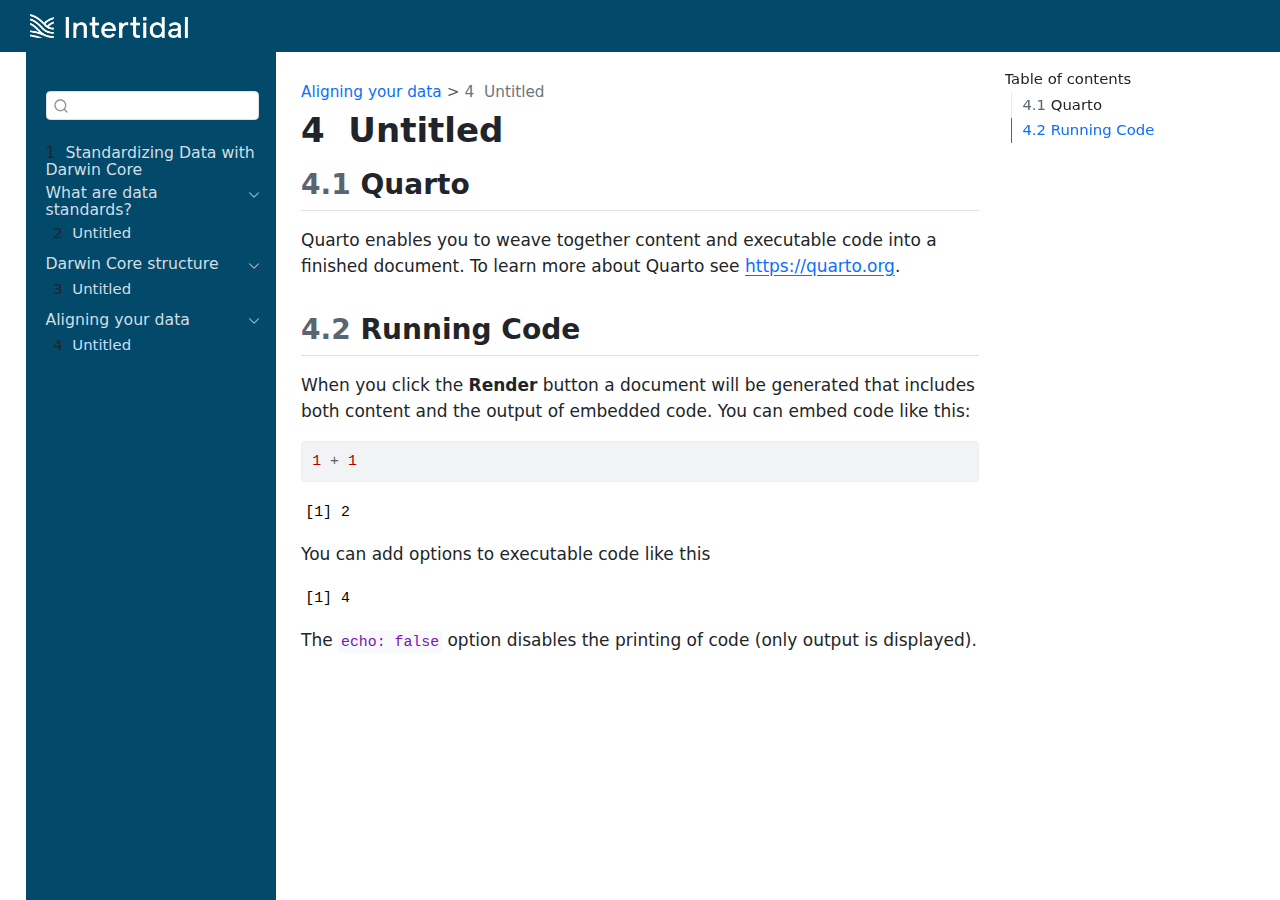
<file: docs/Untitled3.html>
<!DOCTYPE html>
<html xmlns="http://www.w3.org/1999/xhtml" lang="en" xml:lang="en"><head>

<meta charset="utf-8">
<meta name="generator" content="quarto-1.6.42">

<meta name="viewport" content="width=device-width, initial-scale=1.0, user-scalable=yes">


<title>4&nbsp; Untitled</title>
<style>
code{white-space: pre-wrap;}
span.smallcaps{font-variant: small-caps;}
div.columns{display: flex; gap: min(4vw, 1.5em);}
div.column{flex: auto; overflow-x: auto;}
div.hanging-indent{margin-left: 1.5em; text-indent: -1.5em;}
ul.task-list{list-style: none;}
ul.task-list li input[type="checkbox"] {
  width: 0.8em;
  margin: 0 0.8em 0.2em -1em; /* quarto-specific, see https://github.com/quarto-dev/quarto-cli/issues/4556 */ 
  vertical-align: middle;
}
/* CSS for syntax highlighting */
pre > code.sourceCode { white-space: pre; position: relative; }
pre > code.sourceCode > span { line-height: 1.25; }
pre > code.sourceCode > span:empty { height: 1.2em; }
.sourceCode { overflow: visible; }
code.sourceCode > span { color: inherit; text-decoration: inherit; }
div.sourceCode { margin: 1em 0; }
pre.sourceCode { margin: 0; }
@media screen {
div.sourceCode { overflow: auto; }
}
@media print {
pre > code.sourceCode { white-space: pre-wrap; }
pre > code.sourceCode > span { display: inline-block; text-indent: -5em; padding-left: 5em; }
}
pre.numberSource code
  { counter-reset: source-line 0; }
pre.numberSource code > span
  { position: relative; left: -4em; counter-increment: source-line; }
pre.numberSource code > span > a:first-child::before
  { content: counter(source-line);
    position: relative; left: -1em; text-align: right; vertical-align: baseline;
    border: none; display: inline-block;
    -webkit-touch-callout: none; -webkit-user-select: none;
    -khtml-user-select: none; -moz-user-select: none;
    -ms-user-select: none; user-select: none;
    padding: 0 4px; width: 4em;
  }
pre.numberSource { margin-left: 3em;  padding-left: 4px; }
div.sourceCode
  {   }
@media screen {
pre > code.sourceCode > span > a:first-child::before { text-decoration: underline; }
}
</style>


<script src="site_libs/quarto-nav/quarto-nav.js"></script>
<script src="site_libs/quarto-nav/headroom.min.js"></script>
<script src="site_libs/clipboard/clipboard.min.js"></script>
<script src="site_libs/quarto-search/autocomplete.umd.js"></script>
<script src="site_libs/quarto-search/fuse.min.js"></script>
<script src="site_libs/quarto-search/quarto-search.js"></script>
<meta name="quarto:offset" content="./">
<link href=".//img/Intertidal-ProfilePic-Aqua-Bold.png" rel="icon" type="image/png">
<script src="site_libs/quarto-html/quarto.js"></script>
<script src="site_libs/quarto-html/popper.min.js"></script>
<script src="site_libs/quarto-html/tippy.umd.min.js"></script>
<script src="site_libs/quarto-html/anchor.min.js"></script>
<link href="site_libs/quarto-html/tippy.css" rel="stylesheet">
<link href="site_libs/quarto-html/quarto-syntax-highlighting-2f5df379a58b258e96c21c0638c20c03.css" rel="stylesheet" id="quarto-text-highlighting-styles">
<script src="site_libs/bootstrap/bootstrap.min.js"></script>
<link href="site_libs/bootstrap/bootstrap-icons.css" rel="stylesheet">
<link href="site_libs/bootstrap/bootstrap-631aadc6c9e7e8695ef4d29c4acf3232.min.css" rel="stylesheet" append-hash="true" id="quarto-bootstrap" data-mode="light">
<script id="quarto-search-options" type="application/json">{
  "location": "sidebar",
  "copy-button": false,
  "collapse-after": 3,
  "panel-placement": "start",
  "type": "textbox",
  "limit": 50,
  "keyboard-shortcut": [
    "f",
    "/",
    "s"
  ],
  "language": {
    "search-no-results-text": "No results",
    "search-matching-documents-text": "matching documents",
    "search-copy-link-title": "Copy link to search",
    "search-hide-matches-text": "Hide additional matches",
    "search-more-match-text": "more match in this document",
    "search-more-matches-text": "more matches in this document",
    "search-clear-button-title": "Clear",
    "search-text-placeholder": "",
    "search-detached-cancel-button-title": "Cancel",
    "search-submit-button-title": "Submit",
    "search-label": "Search"
  }
}</script>


</head>

<body class="nav-sidebar floating nav-fixed">

<div id="quarto-search-results"></div>
  <header id="quarto-header" class="headroom fixed-top">
    <nav class="navbar navbar-expand-lg " data-bs-theme="dark">
      <div class="navbar-container container-fluid">
      <div class="navbar-brand-container mx-auto">
    <a href="https://intertidal.agency/" class="navbar-brand navbar-brand-logo">
    <img src="./img/Intertidal_PrimaryLogo_Bold_White.png" alt="" class="navbar-logo">
    </a>
  </div>
        <div class="quarto-navbar-tools tools-end">
</div>
      </div> <!-- /container-fluid -->
    </nav>
  <nav class="quarto-secondary-nav">
    <div class="container-fluid d-flex">
      <button type="button" class="quarto-btn-toggle btn" data-bs-toggle="collapse" role="button" data-bs-target=".quarto-sidebar-collapse-item" aria-controls="quarto-sidebar" aria-expanded="false" aria-label="Toggle sidebar navigation" onclick="if (window.quartoToggleHeadroom) { window.quartoToggleHeadroom(); }">
        <i class="bi bi-layout-text-sidebar-reverse"></i>
      </button>
        <nav class="quarto-page-breadcrumbs" aria-label="breadcrumb"><ol class="breadcrumb"><li class="breadcrumb-item"><a href="./Untitled3.html">Aligning your data</a></li><li class="breadcrumb-item"><a href="./Untitled3.html"><span class="chapter-number">4</span>&nbsp; <span class="chapter-title">Untitled</span></a></li></ol></nav>
        <a class="flex-grow-1" role="navigation" data-bs-toggle="collapse" data-bs-target=".quarto-sidebar-collapse-item" aria-controls="quarto-sidebar" aria-expanded="false" aria-label="Toggle sidebar navigation" onclick="if (window.quartoToggleHeadroom) { window.quartoToggleHeadroom(); }">      
        </a>
      <button type="button" class="btn quarto-search-button" aria-label="Search" onclick="window.quartoOpenSearch();">
        <i class="bi bi-search"></i>
      </button>
    </div>
  </nav>
</header>
<!-- content -->
<div id="quarto-content" class="quarto-container page-columns page-rows-contents page-layout-article page-navbar">
<!-- sidebar -->
  <nav id="quarto-sidebar" class="sidebar collapse collapse-horizontal quarto-sidebar-collapse-item sidebar-navigation floating overflow-auto">
        <div class="mt-2 flex-shrink-0 align-items-center">
        <div class="sidebar-search">
        <div id="quarto-search" class="" title="Search"></div>
        </div>
        </div>
    <div class="sidebar-menu-container"> 
    <ul class="list-unstyled mt-1">
        <li class="sidebar-item">
  <div class="sidebar-item-container"> 
  <a href="./index.html" class="sidebar-item-text sidebar-link">
 <span class="menu-text"><span class="chapter-number">1</span>&nbsp; <span class="chapter-title">Standardizing Data with Darwin Core</span></span></a>
  </div>
</li>
        <li class="sidebar-item sidebar-item-section">
      <div class="sidebar-item-container"> 
            <a class="sidebar-item-text sidebar-link text-start" data-bs-toggle="collapse" data-bs-target="#quarto-sidebar-section-1" role="navigation" aria-expanded="true">
 <span class="menu-text">What are data standards?</span></a>
          <a class="sidebar-item-toggle text-start" data-bs-toggle="collapse" data-bs-target="#quarto-sidebar-section-1" role="navigation" aria-expanded="true" aria-label="Toggle section">
            <i class="bi bi-chevron-right ms-2"></i>
          </a> 
      </div>
      <ul id="quarto-sidebar-section-1" class="collapse list-unstyled sidebar-section depth1 show">  
          <li class="sidebar-item">
  <div class="sidebar-item-container"> 
  <a href="./Untitled.html" class="sidebar-item-text sidebar-link">
 <span class="menu-text"><span class="chapter-number">2</span>&nbsp; <span class="chapter-title">Untitled</span></span></a>
  </div>
</li>
      </ul>
  </li>
        <li class="sidebar-item sidebar-item-section">
      <div class="sidebar-item-container"> 
            <a class="sidebar-item-text sidebar-link text-start" data-bs-toggle="collapse" data-bs-target="#quarto-sidebar-section-2" role="navigation" aria-expanded="true">
 <span class="menu-text">Darwin Core structure</span></a>
          <a class="sidebar-item-toggle text-start" data-bs-toggle="collapse" data-bs-target="#quarto-sidebar-section-2" role="navigation" aria-expanded="true" aria-label="Toggle section">
            <i class="bi bi-chevron-right ms-2"></i>
          </a> 
      </div>
      <ul id="quarto-sidebar-section-2" class="collapse list-unstyled sidebar-section depth1 show">  
          <li class="sidebar-item">
  <div class="sidebar-item-container"> 
  <a href="./Untitled2.html" class="sidebar-item-text sidebar-link">
 <span class="menu-text"><span class="chapter-number">3</span>&nbsp; <span class="chapter-title">Untitled</span></span></a>
  </div>
</li>
      </ul>
  </li>
        <li class="sidebar-item sidebar-item-section">
      <div class="sidebar-item-container"> 
            <a class="sidebar-item-text sidebar-link text-start" data-bs-toggle="collapse" data-bs-target="#quarto-sidebar-section-3" role="navigation" aria-expanded="true">
 <span class="menu-text">Aligning your data</span></a>
          <a class="sidebar-item-toggle text-start" data-bs-toggle="collapse" data-bs-target="#quarto-sidebar-section-3" role="navigation" aria-expanded="true" aria-label="Toggle section">
            <i class="bi bi-chevron-right ms-2"></i>
          </a> 
      </div>
      <ul id="quarto-sidebar-section-3" class="collapse list-unstyled sidebar-section depth1 show">  
          <li class="sidebar-item">
  <div class="sidebar-item-container"> 
  <a href="./Untitled3.html" class="sidebar-item-text sidebar-link active">
 <span class="menu-text"><span class="chapter-number">4</span>&nbsp; <span class="chapter-title">Untitled</span></span></a>
  </div>
</li>
      </ul>
  </li>
    </ul>
    </div>
</nav>
<div id="quarto-sidebar-glass" class="quarto-sidebar-collapse-item" data-bs-toggle="collapse" data-bs-target=".quarto-sidebar-collapse-item"></div>
<!-- margin-sidebar -->
    <div id="quarto-margin-sidebar" class="sidebar margin-sidebar">
        <nav id="TOC" role="doc-toc" class="toc-active">
    <h2 id="toc-title">Table of contents</h2>
   
  <ul>
  <li><a href="#quarto" id="toc-quarto" class="nav-link active" data-scroll-target="#quarto"><span class="header-section-number">4.1</span> Quarto</a></li>
  <li><a href="#running-code" id="toc-running-code" class="nav-link" data-scroll-target="#running-code"><span class="header-section-number">4.2</span> Running Code</a></li>
  </ul>
</nav>
    </div>
<!-- main -->
<main class="content" id="quarto-document-content">

<header id="title-block-header" class="quarto-title-block default"><nav class="quarto-page-breadcrumbs quarto-title-breadcrumbs d-none d-lg-block" aria-label="breadcrumb"><ol class="breadcrumb"><li class="breadcrumb-item"><a href="./Untitled3.html">Aligning your data</a></li><li class="breadcrumb-item"><a href="./Untitled3.html"><span class="chapter-number">4</span>&nbsp; <span class="chapter-title">Untitled</span></a></li></ol></nav>
<div class="quarto-title">
<h1 class="title"><span class="chapter-number">4</span>&nbsp; <span class="chapter-title">Untitled</span></h1>
</div>



<div class="quarto-title-meta">

    
  
    
  </div>
  


</header>


<section id="quarto" class="level2" data-number="4.1">
<h2 data-number="4.1" class="anchored" data-anchor-id="quarto"><span class="header-section-number">4.1</span> Quarto</h2>
<p>Quarto enables you to weave together content and executable code into a finished document. To learn more about Quarto see <a href="https://quarto.org" class="uri">https://quarto.org</a>.</p>
</section>
<section id="running-code" class="level2" data-number="4.2">
<h2 data-number="4.2" class="anchored" data-anchor-id="running-code"><span class="header-section-number">4.2</span> Running Code</h2>
<p>When you click the <strong>Render</strong> button a document will be generated that includes both content and the output of embedded code. You can embed code like this:</p>
<div class="cell">
<div class="sourceCode cell-code" id="cb1"><pre class="sourceCode r code-with-copy"><code class="sourceCode r"><span id="cb1-1"><a href="#cb1-1" aria-hidden="true" tabindex="-1"></a><span class="dv">1</span> <span class="sc">+</span> <span class="dv">1</span></span></code><button title="Copy to Clipboard" class="code-copy-button"><i class="bi"></i></button></pre></div>
<div class="cell-output cell-output-stdout">
<pre><code>[1] 2</code></pre>
</div>
</div>
<p>You can add options to executable code like this</p>
<div class="cell">
<div class="cell-output cell-output-stdout">
<pre><code>[1] 4</code></pre>
</div>
</div>
<p>The <code>echo: false</code> option disables the printing of code (only output is displayed).</p>


</section>

</main> <!-- /main -->
<script id="quarto-html-after-body" type="application/javascript">
window.document.addEventListener("DOMContentLoaded", function (event) {
  const toggleBodyColorMode = (bsSheetEl) => {
    const mode = bsSheetEl.getAttribute("data-mode");
    const bodyEl = window.document.querySelector("body");
    if (mode === "dark") {
      bodyEl.classList.add("quarto-dark");
      bodyEl.classList.remove("quarto-light");
    } else {
      bodyEl.classList.add("quarto-light");
      bodyEl.classList.remove("quarto-dark");
    }
  }
  const toggleBodyColorPrimary = () => {
    const bsSheetEl = window.document.querySelector("link#quarto-bootstrap");
    if (bsSheetEl) {
      toggleBodyColorMode(bsSheetEl);
    }
  }
  toggleBodyColorPrimary();  
  const icon = "";
  const anchorJS = new window.AnchorJS();
  anchorJS.options = {
    placement: 'right',
    icon: icon
  };
  anchorJS.add('.anchored');
  const isCodeAnnotation = (el) => {
    for (const clz of el.classList) {
      if (clz.startsWith('code-annotation-')) {                     
        return true;
      }
    }
    return false;
  }
  const onCopySuccess = function(e) {
    // button target
    const button = e.trigger;
    // don't keep focus
    button.blur();
    // flash "checked"
    button.classList.add('code-copy-button-checked');
    var currentTitle = button.getAttribute("title");
    button.setAttribute("title", "Copied!");
    let tooltip;
    if (window.bootstrap) {
      button.setAttribute("data-bs-toggle", "tooltip");
      button.setAttribute("data-bs-placement", "left");
      button.setAttribute("data-bs-title", "Copied!");
      tooltip = new bootstrap.Tooltip(button, 
        { trigger: "manual", 
          customClass: "code-copy-button-tooltip",
          offset: [0, -8]});
      tooltip.show();    
    }
    setTimeout(function() {
      if (tooltip) {
        tooltip.hide();
        button.removeAttribute("data-bs-title");
        button.removeAttribute("data-bs-toggle");
        button.removeAttribute("data-bs-placement");
      }
      button.setAttribute("title", currentTitle);
      button.classList.remove('code-copy-button-checked');
    }, 1000);
    // clear code selection
    e.clearSelection();
  }
  const getTextToCopy = function(trigger) {
      const codeEl = trigger.previousElementSibling.cloneNode(true);
      for (const childEl of codeEl.children) {
        if (isCodeAnnotation(childEl)) {
          childEl.remove();
        }
      }
      return codeEl.innerText;
  }
  const clipboard = new window.ClipboardJS('.code-copy-button:not([data-in-quarto-modal])', {
    text: getTextToCopy
  });
  clipboard.on('success', onCopySuccess);
  if (window.document.getElementById('quarto-embedded-source-code-modal')) {
    const clipboardModal = new window.ClipboardJS('.code-copy-button[data-in-quarto-modal]', {
      text: getTextToCopy,
      container: window.document.getElementById('quarto-embedded-source-code-modal')
    });
    clipboardModal.on('success', onCopySuccess);
  }
    var localhostRegex = new RegExp(/^(?:http|https):\/\/localhost\:?[0-9]*\//);
    var mailtoRegex = new RegExp(/^mailto:/);
      var filterRegex = new RegExp('/' + window.location.host + '/');
    var isInternal = (href) => {
        return filterRegex.test(href) || localhostRegex.test(href) || mailtoRegex.test(href);
    }
    // Inspect non-navigation links and adorn them if external
 	var links = window.document.querySelectorAll('a[href]:not(.nav-link):not(.navbar-brand):not(.toc-action):not(.sidebar-link):not(.sidebar-item-toggle):not(.pagination-link):not(.no-external):not([aria-hidden]):not(.dropdown-item):not(.quarto-navigation-tool):not(.about-link)');
    for (var i=0; i<links.length; i++) {
      const link = links[i];
      if (!isInternal(link.href)) {
        // undo the damage that might have been done by quarto-nav.js in the case of
        // links that we want to consider external
        if (link.dataset.originalHref !== undefined) {
          link.href = link.dataset.originalHref;
        }
      }
    }
  function tippyHover(el, contentFn, onTriggerFn, onUntriggerFn) {
    const config = {
      allowHTML: true,
      maxWidth: 500,
      delay: 100,
      arrow: false,
      appendTo: function(el) {
          return el.parentElement;
      },
      interactive: true,
      interactiveBorder: 10,
      theme: 'quarto',
      placement: 'bottom-start',
    };
    if (contentFn) {
      config.content = contentFn;
    }
    if (onTriggerFn) {
      config.onTrigger = onTriggerFn;
    }
    if (onUntriggerFn) {
      config.onUntrigger = onUntriggerFn;
    }
    window.tippy(el, config); 
  }
  const noterefs = window.document.querySelectorAll('a[role="doc-noteref"]');
  for (var i=0; i<noterefs.length; i++) {
    const ref = noterefs[i];
    tippyHover(ref, function() {
      // use id or data attribute instead here
      let href = ref.getAttribute('data-footnote-href') || ref.getAttribute('href');
      try { href = new URL(href).hash; } catch {}
      const id = href.replace(/^#\/?/, "");
      const note = window.document.getElementById(id);
      if (note) {
        return note.innerHTML;
      } else {
        return "";
      }
    });
  }
  const xrefs = window.document.querySelectorAll('a.quarto-xref');
  const processXRef = (id, note) => {
    // Strip column container classes
    const stripColumnClz = (el) => {
      el.classList.remove("page-full", "page-columns");
      if (el.children) {
        for (const child of el.children) {
          stripColumnClz(child);
        }
      }
    }
    stripColumnClz(note)
    if (id === null || id.startsWith('sec-')) {
      // Special case sections, only their first couple elements
      const container = document.createElement("div");
      if (note.children && note.children.length > 2) {
        container.appendChild(note.children[0].cloneNode(true));
        for (let i = 1; i < note.children.length; i++) {
          const child = note.children[i];
          if (child.tagName === "P" && child.innerText === "") {
            continue;
          } else {
            container.appendChild(child.cloneNode(true));
            break;
          }
        }
        if (window.Quarto?.typesetMath) {
          window.Quarto.typesetMath(container);
        }
        return container.innerHTML
      } else {
        if (window.Quarto?.typesetMath) {
          window.Quarto.typesetMath(note);
        }
        return note.innerHTML;
      }
    } else {
      // Remove any anchor links if they are present
      const anchorLink = note.querySelector('a.anchorjs-link');
      if (anchorLink) {
        anchorLink.remove();
      }
      if (window.Quarto?.typesetMath) {
        window.Quarto.typesetMath(note);
      }
      if (note.classList.contains("callout")) {
        return note.outerHTML;
      } else {
        return note.innerHTML;
      }
    }
  }
  for (var i=0; i<xrefs.length; i++) {
    const xref = xrefs[i];
    tippyHover(xref, undefined, function(instance) {
      instance.disable();
      let url = xref.getAttribute('href');
      let hash = undefined; 
      if (url.startsWith('#')) {
        hash = url;
      } else {
        try { hash = new URL(url).hash; } catch {}
      }
      if (hash) {
        const id = hash.replace(/^#\/?/, "");
        const note = window.document.getElementById(id);
        if (note !== null) {
          try {
            const html = processXRef(id, note.cloneNode(true));
            instance.setContent(html);
          } finally {
            instance.enable();
            instance.show();
          }
        } else {
          // See if we can fetch this
          fetch(url.split('#')[0])
          .then(res => res.text())
          .then(html => {
            const parser = new DOMParser();
            const htmlDoc = parser.parseFromString(html, "text/html");
            const note = htmlDoc.getElementById(id);
            if (note !== null) {
              const html = processXRef(id, note);
              instance.setContent(html);
            } 
          }).finally(() => {
            instance.enable();
            instance.show();
          });
        }
      } else {
        // See if we can fetch a full url (with no hash to target)
        // This is a special case and we should probably do some content thinning / targeting
        fetch(url)
        .then(res => res.text())
        .then(html => {
          const parser = new DOMParser();
          const htmlDoc = parser.parseFromString(html, "text/html");
          const note = htmlDoc.querySelector('main.content');
          if (note !== null) {
            // This should only happen for chapter cross references
            // (since there is no id in the URL)
            // remove the first header
            if (note.children.length > 0 && note.children[0].tagName === "HEADER") {
              note.children[0].remove();
            }
            const html = processXRef(null, note);
            instance.setContent(html);
          } 
        }).finally(() => {
          instance.enable();
          instance.show();
        });
      }
    }, function(instance) {
    });
  }
      let selectedAnnoteEl;
      const selectorForAnnotation = ( cell, annotation) => {
        let cellAttr = 'data-code-cell="' + cell + '"';
        let lineAttr = 'data-code-annotation="' +  annotation + '"';
        const selector = 'span[' + cellAttr + '][' + lineAttr + ']';
        return selector;
      }
      const selectCodeLines = (annoteEl) => {
        const doc = window.document;
        const targetCell = annoteEl.getAttribute("data-target-cell");
        const targetAnnotation = annoteEl.getAttribute("data-target-annotation");
        const annoteSpan = window.document.querySelector(selectorForAnnotation(targetCell, targetAnnotation));
        const lines = annoteSpan.getAttribute("data-code-lines").split(",");
        const lineIds = lines.map((line) => {
          return targetCell + "-" + line;
        })
        let top = null;
        let height = null;
        let parent = null;
        if (lineIds.length > 0) {
            //compute the position of the single el (top and bottom and make a div)
            const el = window.document.getElementById(lineIds[0]);
            top = el.offsetTop;
            height = el.offsetHeight;
            parent = el.parentElement.parentElement;
          if (lineIds.length > 1) {
            const lastEl = window.document.getElementById(lineIds[lineIds.length - 1]);
            const bottom = lastEl.offsetTop + lastEl.offsetHeight;
            height = bottom - top;
          }
          if (top !== null && height !== null && parent !== null) {
            // cook up a div (if necessary) and position it 
            let div = window.document.getElementById("code-annotation-line-highlight");
            if (div === null) {
              div = window.document.createElement("div");
              div.setAttribute("id", "code-annotation-line-highlight");
              div.style.position = 'absolute';
              parent.appendChild(div);
            }
            div.style.top = top - 2 + "px";
            div.style.height = height + 4 + "px";
            div.style.left = 0;
            let gutterDiv = window.document.getElementById("code-annotation-line-highlight-gutter");
            if (gutterDiv === null) {
              gutterDiv = window.document.createElement("div");
              gutterDiv.setAttribute("id", "code-annotation-line-highlight-gutter");
              gutterDiv.style.position = 'absolute';
              const codeCell = window.document.getElementById(targetCell);
              const gutter = codeCell.querySelector('.code-annotation-gutter');
              gutter.appendChild(gutterDiv);
            }
            gutterDiv.style.top = top - 2 + "px";
            gutterDiv.style.height = height + 4 + "px";
          }
          selectedAnnoteEl = annoteEl;
        }
      };
      const unselectCodeLines = () => {
        const elementsIds = ["code-annotation-line-highlight", "code-annotation-line-highlight-gutter"];
        elementsIds.forEach((elId) => {
          const div = window.document.getElementById(elId);
          if (div) {
            div.remove();
          }
        });
        selectedAnnoteEl = undefined;
      };
        // Handle positioning of the toggle
    window.addEventListener(
      "resize",
      throttle(() => {
        elRect = undefined;
        if (selectedAnnoteEl) {
          selectCodeLines(selectedAnnoteEl);
        }
      }, 10)
    );
    function throttle(fn, ms) {
    let throttle = false;
    let timer;
      return (...args) => {
        if(!throttle) { // first call gets through
            fn.apply(this, args);
            throttle = true;
        } else { // all the others get throttled
            if(timer) clearTimeout(timer); // cancel #2
            timer = setTimeout(() => {
              fn.apply(this, args);
              timer = throttle = false;
            }, ms);
        }
      };
    }
      // Attach click handler to the DT
      const annoteDls = window.document.querySelectorAll('dt[data-target-cell]');
      for (const annoteDlNode of annoteDls) {
        annoteDlNode.addEventListener('click', (event) => {
          const clickedEl = event.target;
          if (clickedEl !== selectedAnnoteEl) {
            unselectCodeLines();
            const activeEl = window.document.querySelector('dt[data-target-cell].code-annotation-active');
            if (activeEl) {
              activeEl.classList.remove('code-annotation-active');
            }
            selectCodeLines(clickedEl);
            clickedEl.classList.add('code-annotation-active');
          } else {
            // Unselect the line
            unselectCodeLines();
            clickedEl.classList.remove('code-annotation-active');
          }
        });
      }
  const findCites = (el) => {
    const parentEl = el.parentElement;
    if (parentEl) {
      const cites = parentEl.dataset.cites;
      if (cites) {
        return {
          el,
          cites: cites.split(' ')
        };
      } else {
        return findCites(el.parentElement)
      }
    } else {
      return undefined;
    }
  };
  var bibliorefs = window.document.querySelectorAll('a[role="doc-biblioref"]');
  for (var i=0; i<bibliorefs.length; i++) {
    const ref = bibliorefs[i];
    const citeInfo = findCites(ref);
    if (citeInfo) {
      tippyHover(citeInfo.el, function() {
        var popup = window.document.createElement('div');
        citeInfo.cites.forEach(function(cite) {
          var citeDiv = window.document.createElement('div');
          citeDiv.classList.add('hanging-indent');
          citeDiv.classList.add('csl-entry');
          var biblioDiv = window.document.getElementById('ref-' + cite);
          if (biblioDiv) {
            citeDiv.innerHTML = biblioDiv.innerHTML;
          }
          popup.appendChild(citeDiv);
        });
        return popup.innerHTML;
      });
    }
  }
});
</script>
</div> <!-- /content -->




</body></html>
</file>
<file: site_libs/quarto-html/tippy.css>
.tippy-box[data-animation=fade][data-state=hidden]{opacity:0}[data-tippy-root]{max-width:calc(100vw - 10px)}.tippy-box{position:relative;background-color:#333;color:#fff;border-radius:4px;font-size:14px;line-height:1.4;white-space:normal;outline:0;transition-property:transform,visibility,opacity}.tippy-box[data-placement^=top]>.tippy-arrow{bottom:0}.tippy-box[data-placement^=top]>.tippy-arrow:before{bottom:-7px;left:0;border-width:8px 8px 0;border-top-color:initial;transform-origin:center top}.tippy-box[data-placement^=bottom]>.tippy-arrow{top:0}.tippy-box[data-placement^=bottom]>.tippy-arrow:before{top:-7px;left:0;border-width:0 8px 8px;border-bottom-color:initial;transform-origin:center bottom}.tippy-box[data-placement^=left]>.tippy-arrow{right:0}.tippy-box[data-placement^=left]>.tippy-arrow:before{border-width:8px 0 8px 8px;border-left-color:initial;right:-7px;transform-origin:center left}.tippy-box[data-placement^=right]>.tippy-arrow{left:0}.tippy-box[data-placement^=right]>.tippy-arrow:before{left:-7px;border-width:8px 8px 8px 0;border-right-color:initial;transform-origin:center right}.tippy-box[data-inertia][data-state=visible]{transition-timing-function:cubic-bezier(.54,1.5,.38,1.11)}.tippy-arrow{width:16px;height:16px;color:#333}.tippy-arrow:before{content:"";position:absolute;border-color:transparent;border-style:solid}.tippy-content{position:relative;padding:5px 9px;z-index:1}
</file>
<file: site_libs/quarto-html/quarto-syntax-highlighting-dark-befe23ebd2f54d8af2c8a89d1a1611f1.css>
/* quarto syntax highlight colors */
:root {
  --quarto-hl-al-color: #f07178;
  --quarto-hl-an-color: #d4d0ab;
  --quarto-hl-at-color: #00e0e0;
  --quarto-hl-bn-color: #d4d0ab;
  --quarto-hl-bu-color: #abe338;
  --quarto-hl-ch-color: #abe338;
  --quarto-hl-co-color: #f8f8f2;
  --quarto-hl-cv-color: #ffd700;
  --quarto-hl-cn-color: #ffd700;
  --quarto-hl-cf-color: #ffa07a;
  --quarto-hl-dt-color: #ffa07a;
  --quarto-hl-dv-color: #d4d0ab;
  --quarto-hl-do-color: #f8f8f2;
  --quarto-hl-er-color: #f07178;
  --quarto-hl-ex-color: #00e0e0;
  --quarto-hl-fl-color: #d4d0ab;
  --quarto-hl-fu-color: #ffa07a;
  --quarto-hl-im-color: #abe338;
  --quarto-hl-in-color: #d4d0ab;
  --quarto-hl-kw-color: #ffa07a;
  --quarto-hl-op-color: #ffa07a;
  --quarto-hl-ot-color: #00e0e0;
  --quarto-hl-pp-color: #dcc6e0;
  --quarto-hl-re-color: #00e0e0;
  --quarto-hl-sc-color: #abe338;
  --quarto-hl-ss-color: #abe338;
  --quarto-hl-st-color: #abe338;
  --quarto-hl-va-color: #00e0e0;
  --quarto-hl-vs-color: #abe338;
  --quarto-hl-wa-color: #dcc6e0;
}

/* other quarto variables */
:root {
  --quarto-font-monospace: SFMono-Regular, Menlo, Monaco, Consolas, "Liberation Mono", "Courier New", monospace;
}

/* syntax highlight based on Pandoc's rules */
pre > code.sourceCode > span {
  color: #f8f8f2;
}

code.sourceCode > span {
  color: #f8f8f2;
}

div.sourceCode,
div.sourceCode pre.sourceCode {
  color: #f8f8f2;
}

/* Normal */
code span {
  color: #f8f8f2;
}

/* Alert */
code span.al {
  color: #f07178;
}

/* Annotation */
code span.an {
  color: #d4d0ab;
}

/* Attribute */
code span.at {
  color: #00e0e0;
}

/* BaseN */
code span.bn {
  color: #d4d0ab;
}

/* BuiltIn */
code span.bu {
  color: #abe338;
}

/* ControlFlow */
code span.cf {
  font-weight: bold;
  color: #ffa07a;
}

/* Char */
code span.ch {
  color: #abe338;
}

/* Constant */
code span.cn {
  color: #ffd700;
}

/* Comment */
code span.co {
  font-style: italic;
  color: #f8f8f2;
}

/* CommentVar */
code span.cv {
  color: #ffd700;
}

/* Documentation */
code span.do {
  color: #f8f8f2;
}

/* DataType */
code span.dt {
  color: #ffa07a;
}

/* DecVal */
code span.dv {
  color: #d4d0ab;
}

/* Error */
code span.er {
  color: #f07178;
  text-decoration: underline;
}

/* Extension */
code span.ex {
  font-weight: bold;
  color: #00e0e0;
}

/* Float */
code span.fl {
  color: #d4d0ab;
}

/* Function */
code span.fu {
  color: #ffa07a;
}

/* Import */
code span.im {
  color: #abe338;
}

/* Information */
code span.in {
  color: #d4d0ab;
}

/* Keyword */
code span.kw {
  font-weight: bold;
  color: #ffa07a;
}

/* Operator */
code span.op {
  color: #ffa07a;
}

/* Other */
code span.ot {
  color: #00e0e0;
}

/* Preprocessor */
code span.pp {
  color: #dcc6e0;
}

/* RegionMarker */
code span.re {
  background-color: #f8f8f2;
  color: #00e0e0;
}

/* SpecialChar */
code span.sc {
  color: #abe338;
}

/* SpecialString */
code span.ss {
  color: #abe338;
}

/* String */
code span.st {
  color: #abe338;
}

/* Variable */
code span.va {
  color: #00e0e0;
}

/* VerbatimString */
code span.vs {
  color: #abe338;
}

/* Warning */
code span.wa {
  color: #dcc6e0;
}

.prevent-inlining {
  content: "</";
}

/*# sourceMappingURL=237138eac573633834fecf06dae85922.css.map */
</file>
<file: docs/site_libs/quarto-html/tippy.css>
.tippy-box[data-animation=fade][data-state=hidden]{opacity:0}[data-tippy-root]{max-width:calc(100vw - 10px)}.tippy-box{position:relative;background-color:#333;color:#fff;border-radius:4px;font-size:14px;line-height:1.4;white-space:normal;outline:0;transition-property:transform,visibility,opacity}.tippy-box[data-placement^=top]>.tippy-arrow{bottom:0}.tippy-box[data-placement^=top]>.tippy-arrow:before{bottom:-7px;left:0;border-width:8px 8px 0;border-top-color:initial;transform-origin:center top}.tippy-box[data-placement^=bottom]>.tippy-arrow{top:0}.tippy-box[data-placement^=bottom]>.tippy-arrow:before{top:-7px;left:0;border-width:0 8px 8px;border-bottom-color:initial;transform-origin:center bottom}.tippy-box[data-placement^=left]>.tippy-arrow{right:0}.tippy-box[data-placement^=left]>.tippy-arrow:before{border-width:8px 0 8px 8px;border-left-color:initial;right:-7px;transform-origin:center left}.tippy-box[data-placement^=right]>.tippy-arrow{left:0}.tippy-box[data-placement^=right]>.tippy-arrow:before{left:-7px;border-width:8px 8px 8px 0;border-right-color:initial;transform-origin:center right}.tippy-box[data-inertia][data-state=visible]{transition-timing-function:cubic-bezier(.54,1.5,.38,1.11)}.tippy-arrow{width:16px;height:16px;color:#333}.tippy-arrow:before{content:"";position:absolute;border-color:transparent;border-style:solid}.tippy-content{position:relative;padding:5px 9px;z-index:1}
</file>
<file: docs/site_libs/quarto-html/quarto-syntax-highlighting-2f5df379a58b258e96c21c0638c20c03.css>
/* quarto syntax highlight colors */
:root {
  --quarto-hl-ot-color: #003B4F;
  --quarto-hl-at-color: #657422;
  --quarto-hl-ss-color: #20794D;
  --quarto-hl-an-color: #5E5E5E;
  --quarto-hl-fu-color: #4758AB;
  --quarto-hl-st-color: #20794D;
  --quarto-hl-cf-color: #003B4F;
  --quarto-hl-op-color: #5E5E5E;
  --quarto-hl-er-color: #AD0000;
  --quarto-hl-bn-color: #AD0000;
  --quarto-hl-al-color: #AD0000;
  --quarto-hl-va-color: #111111;
  --quarto-hl-bu-color: inherit;
  --quarto-hl-ex-color: inherit;
  --quarto-hl-pp-color: #AD0000;
  --quarto-hl-in-color: #5E5E5E;
  --quarto-hl-vs-color: #20794D;
  --quarto-hl-wa-color: #5E5E5E;
  --quarto-hl-do-color: #5E5E5E;
  --quarto-hl-im-color: #00769E;
  --quarto-hl-ch-color: #20794D;
  --quarto-hl-dt-color: #AD0000;
  --quarto-hl-fl-color: #AD0000;
  --quarto-hl-co-color: #5E5E5E;
  --quarto-hl-cv-color: #5E5E5E;
  --quarto-hl-cn-color: #8f5902;
  --quarto-hl-sc-color: #5E5E5E;
  --quarto-hl-dv-color: #AD0000;
  --quarto-hl-kw-color: #003B4F;
}

/* other quarto variables */
:root {
  --quarto-font-monospace: SFMono-Regular, Menlo, Monaco, Consolas, "Liberation Mono", "Courier New", monospace;
}

pre > code.sourceCode > span {
  color: #003B4F;
}

code span {
  color: #003B4F;
}

code.sourceCode > span {
  color: #003B4F;
}

div.sourceCode,
div.sourceCode pre.sourceCode {
  color: #003B4F;
}

code span.ot {
  color: #003B4F;
  font-style: inherit;
}

code span.at {
  color: #657422;
  font-style: inherit;
}

code span.ss {
  color: #20794D;
  font-style: inherit;
}

code span.an {
  color: #5E5E5E;
  font-style: inherit;
}

code span.fu {
  color: #4758AB;
  font-style: inherit;
}

code span.st {
  color: #20794D;
  font-style: inherit;
}

code span.cf {
  color: #003B4F;
  font-weight: bold;
  font-style: inherit;
}

code span.op {
  color: #5E5E5E;
  font-style: inherit;
}

code span.er {
  color: #AD0000;
  font-style: inherit;
}

code span.bn {
  color: #AD0000;
  font-style: inherit;
}

code span.al {
  color: #AD0000;
  font-style: inherit;
}

code span.va {
  color: #111111;
  font-style: inherit;
}

code span.bu {
  font-style: inherit;
}

code span.ex {
  font-style: inherit;
}

code span.pp {
  color: #AD0000;
  font-style: inherit;
}

code span.in {
  color: #5E5E5E;
  font-style: inherit;
}

code span.vs {
  color: #20794D;
  font-style: inherit;
}

code span.wa {
  color: #5E5E5E;
  font-style: italic;
}

code span.do {
  color: #5E5E5E;
  font-style: italic;
}

code span.im {
  color: #00769E;
  font-style: inherit;
}

code span.ch {
  color: #20794D;
  font-style: inherit;
}

code span.dt {
  color: #AD0000;
  font-style: inherit;
}

code span.fl {
  color: #AD0000;
  font-style: inherit;
}

code span.co {
  color: #5E5E5E;
  font-style: inherit;
}

code span.cv {
  color: #5E5E5E;
  font-style: italic;
}

code span.cn {
  color: #8f5902;
  font-style: inherit;
}

code span.sc {
  color: #5E5E5E;
  font-style: inherit;
}

code span.dv {
  color: #AD0000;
  font-style: inherit;
}

code span.kw {
  color: #003B4F;
  font-weight: bold;
  font-style: inherit;
}

.prevent-inlining {
  content: "</";
}

/*# sourceMappingURL=35eb38a806ee71ea6d2563be2308c832.css.map */
</file>
<file: site_libs/quarto-html/quarto-syntax-highlighting-dark-8ef56b68f8fa1e9d2ba328e99e439f80.css>
/* quarto syntax highlight colors */
:root {
  --quarto-hl-al-color: #f07178;
  --quarto-hl-an-color: #d4d0ab;
  --quarto-hl-at-color: #00e0e0;
  --quarto-hl-bn-color: #d4d0ab;
  --quarto-hl-bu-color: #abe338;
  --quarto-hl-ch-color: #abe338;
  --quarto-hl-co-color: #f8f8f2;
  --quarto-hl-cv-color: #ffd700;
  --quarto-hl-cn-color: #ffd700;
  --quarto-hl-cf-color: #ffa07a;
  --quarto-hl-dt-color: #ffa07a;
  --quarto-hl-dv-color: #d4d0ab;
  --quarto-hl-do-color: #f8f8f2;
  --quarto-hl-er-color: #f07178;
  --quarto-hl-ex-color: #00e0e0;
  --quarto-hl-fl-color: #d4d0ab;
  --quarto-hl-fu-color: #ffa07a;
  --quarto-hl-im-color: #abe338;
  --quarto-hl-in-color: #d4d0ab;
  --quarto-hl-kw-color: #ffa07a;
  --quarto-hl-op-color: #ffa07a;
  --quarto-hl-ot-color: #00e0e0;
  --quarto-hl-pp-color: #dcc6e0;
  --quarto-hl-re-color: #00e0e0;
  --quarto-hl-sc-color: #abe338;
  --quarto-hl-ss-color: #abe338;
  --quarto-hl-st-color: #abe338;
  --quarto-hl-va-color: #00e0e0;
  --quarto-hl-vs-color: #abe338;
  --quarto-hl-wa-color: #dcc6e0;
}

/* other quarto variables */
:root {
  --quarto-font-monospace: SFMono-Regular, Menlo, Monaco, Consolas, "Liberation Mono", "Courier New", monospace;
}

/* syntax highlight based on Pandoc's rules */
pre > code.sourceCode > span {
  color: #f8f8f2;
}

code.sourceCode > span {
  color: #f8f8f2;
}

div.sourceCode,
div.sourceCode pre.sourceCode {
  color: #f8f8f2;
}

/* Normal */
code span {
  color: #f8f8f2;
}

/* Alert */
code span.al {
  color: #f07178;
}

/* Annotation */
code span.an {
  color: #d4d0ab;
}

/* Attribute */
code span.at {
  color: #00e0e0;
}

/* BaseN */
code span.bn {
  color: #d4d0ab;
}

/* BuiltIn */
code span.bu {
  color: #abe338;
}

/* ControlFlow */
code span.cf {
  font-weight: bold;
  color: #ffa07a;
}

/* Char */
code span.ch {
  color: #abe338;
}

/* Constant */
code span.cn {
  color: #ffd700;
}

/* Comment */
code span.co {
  font-style: italic;
  color: #f8f8f2;
}

/* CommentVar */
code span.cv {
  color: #ffd700;
}

/* Documentation */
code span.do {
  color: #f8f8f2;
}

/* DataType */
code span.dt {
  color: #ffa07a;
}

/* DecVal */
code span.dv {
  color: #d4d0ab;
}

/* Error */
code span.er {
  color: #f07178;
  text-decoration: underline;
}

/* Extension */
code span.ex {
  font-weight: bold;
  color: #00e0e0;
}

/* Float */
code span.fl {
  color: #d4d0ab;
}

/* Function */
code span.fu {
  color: #ffa07a;
}

/* Import */
code span.im {
  color: #abe338;
}

/* Information */
code span.in {
  color: #d4d0ab;
}

/* Keyword */
code span.kw {
  font-weight: bold;
  color: #ffa07a;
}

/* Operator */
code span.op {
  color: #ffa07a;
}

/* Other */
code span.ot {
  color: #00e0e0;
}

/* Preprocessor */
code span.pp {
  color: #dcc6e0;
}

/* RegionMarker */
code span.re {
  background-color: #f8f8f2;
  color: #00e0e0;
}

/* SpecialChar */
code span.sc {
  color: #abe338;
}

/* SpecialString */
code span.ss {
  color: #abe338;
}

/* String */
code span.st {
  color: #abe338;
}

/* Variable */
code span.va {
  color: #00e0e0;
}

/* VerbatimString */
code span.vs {
  color: #abe338;
}

/* Warning */
code span.wa {
  color: #dcc6e0;
}

.prevent-inlining {
  content: "</";
}

/*# sourceMappingURL=cf5278f7cea5512246cb3b41cb474b3b.css.map */
</file>
<file: docs/site_libs/quarto-html/quarto-syntax-highlighting-dark-8ef56b68f8fa1e9d2ba328e99e439f80.css>
/* quarto syntax highlight colors */
:root {
  --quarto-hl-al-color: #f07178;
  --quarto-hl-an-color: #d4d0ab;
  --quarto-hl-at-color: #00e0e0;
  --quarto-hl-bn-color: #d4d0ab;
  --quarto-hl-bu-color: #abe338;
  --quarto-hl-ch-color: #abe338;
  --quarto-hl-co-color: #f8f8f2;
  --quarto-hl-cv-color: #ffd700;
  --quarto-hl-cn-color: #ffd700;
  --quarto-hl-cf-color: #ffa07a;
  --quarto-hl-dt-color: #ffa07a;
  --quarto-hl-dv-color: #d4d0ab;
  --quarto-hl-do-color: #f8f8f2;
  --quarto-hl-er-color: #f07178;
  --quarto-hl-ex-color: #00e0e0;
  --quarto-hl-fl-color: #d4d0ab;
  --quarto-hl-fu-color: #ffa07a;
  --quarto-hl-im-color: #abe338;
  --quarto-hl-in-color: #d4d0ab;
  --quarto-hl-kw-color: #ffa07a;
  --quarto-hl-op-color: #ffa07a;
  --quarto-hl-ot-color: #00e0e0;
  --quarto-hl-pp-color: #dcc6e0;
  --quarto-hl-re-color: #00e0e0;
  --quarto-hl-sc-color: #abe338;
  --quarto-hl-ss-color: #abe338;
  --quarto-hl-st-color: #abe338;
  --quarto-hl-va-color: #00e0e0;
  --quarto-hl-vs-color: #abe338;
  --quarto-hl-wa-color: #dcc6e0;
}

/* other quarto variables */
:root {
  --quarto-font-monospace: SFMono-Regular, Menlo, Monaco, Consolas, "Liberation Mono", "Courier New", monospace;
}

/* syntax highlight based on Pandoc's rules */
pre > code.sourceCode > span {
  color: #f8f8f2;
}

code.sourceCode > span {
  color: #f8f8f2;
}

div.sourceCode,
div.sourceCode pre.sourceCode {
  color: #f8f8f2;
}

/* Normal */
code span {
  color: #f8f8f2;
}

/* Alert */
code span.al {
  color: #f07178;
}

/* Annotation */
code span.an {
  color: #d4d0ab;
}

/* Attribute */
code span.at {
  color: #00e0e0;
}

/* BaseN */
code span.bn {
  color: #d4d0ab;
}

/* BuiltIn */
code span.bu {
  color: #abe338;
}

/* ControlFlow */
code span.cf {
  font-weight: bold;
  color: #ffa07a;
}

/* Char */
code span.ch {
  color: #abe338;
}

/* Constant */
code span.cn {
  color: #ffd700;
}

/* Comment */
code span.co {
  font-style: italic;
  color: #f8f8f2;
}

/* CommentVar */
code span.cv {
  color: #ffd700;
}

/* Documentation */
code span.do {
  color: #f8f8f2;
}

/* DataType */
code span.dt {
  color: #ffa07a;
}

/* DecVal */
code span.dv {
  color: #d4d0ab;
}

/* Error */
code span.er {
  color: #f07178;
  text-decoration: underline;
}

/* Extension */
code span.ex {
  font-weight: bold;
  color: #00e0e0;
}

/* Float */
code span.fl {
  color: #d4d0ab;
}

/* Function */
code span.fu {
  color: #ffa07a;
}

/* Import */
code span.im {
  color: #abe338;
}

/* Information */
code span.in {
  color: #d4d0ab;
}

/* Keyword */
code span.kw {
  font-weight: bold;
  color: #ffa07a;
}

/* Operator */
code span.op {
  color: #ffa07a;
}

/* Other */
code span.ot {
  color: #00e0e0;
}

/* Preprocessor */
code span.pp {
  color: #dcc6e0;
}

/* RegionMarker */
code span.re {
  background-color: #f8f8f2;
  color: #00e0e0;
}

/* SpecialChar */
code span.sc {
  color: #abe338;
}

/* SpecialString */
code span.ss {
  color: #abe338;
}

/* String */
code span.st {
  color: #abe338;
}

/* Variable */
code span.va {
  color: #00e0e0;
}

/* VerbatimString */
code span.vs {
  color: #abe338;
}

/* Warning */
code span.wa {
  color: #dcc6e0;
}

.prevent-inlining {
  content: "</";
}

/*# sourceMappingURL=cf5278f7cea5512246cb3b41cb474b3b.css.map */
</file>
<file: docs/styles.css>
/* Content images - 80% width and centered */
main img {
  width: 80%;
  height: auto;
  display: block;
  margin: 0 auto;
}

main .quarto-figure {
  text-align: center;
}

main .quarto-figure img {
  width: 80%;
  margin: 0 auto;
}

/* Custom footer styling */
.custom-footer {
  background-color: #0E7272;
  color: white;
  padding: 20px 0;
  margin-top: 40px;
}

.footer-content {
  display: flex;
  justify-content: space-between;
  align-items: center;
  max-width: 1200px;
  margin: 0 auto;
  padding: 0 20px;
}

/* Footer logo - specific styling that won't be affected */
.footer-logo {
  width: 105px !important;
  height: auto !important;
  display: inline !important;
  margin: 0 !important;
}

.footer-right a {
  color: white;
  font-size: 1.2em;
  margin-left: 10px;
  text-decoration: none;
}

.email-contact span[data-name]:after {
  content: attr(data-name) "@" attr(data-domain) "." attr(data-tld);
}

.image-text-container {
  display: flex;
  align-items: center;
  gap: 20px;
  margin: 20px 0;
}

.image-section {
  flex-shrink: 0;
}

.contact-image {
  width: 150px !important;
  height: auto !important;
  display: block !important;
  margin: 0 !important;
}
</file>
<file: docs/site_libs/quarto-html/quarto-syntax-highlighting-dark-b53751a350365c71b6c909e95f209ed1.css>
/* quarto syntax highlight colors */
:root {
  --quarto-hl-al-color: #f07178;
  --quarto-hl-an-color: #d4d0ab;
  --quarto-hl-at-color: #00e0e0;
  --quarto-hl-bn-color: #d4d0ab;
  --quarto-hl-bu-color: #abe338;
  --quarto-hl-ch-color: #abe338;
  --quarto-hl-co-color: #f8f8f2;
  --quarto-hl-cv-color: #ffd700;
  --quarto-hl-cn-color: #ffd700;
  --quarto-hl-cf-color: #ffa07a;
  --quarto-hl-dt-color: #ffa07a;
  --quarto-hl-dv-color: #d4d0ab;
  --quarto-hl-do-color: #f8f8f2;
  --quarto-hl-er-color: #f07178;
  --quarto-hl-ex-color: #00e0e0;
  --quarto-hl-fl-color: #d4d0ab;
  --quarto-hl-fu-color: #ffa07a;
  --quarto-hl-im-color: #abe338;
  --quarto-hl-in-color: #d4d0ab;
  --quarto-hl-kw-color: #ffa07a;
  --quarto-hl-op-color: #ffa07a;
  --quarto-hl-ot-color: #00e0e0;
  --quarto-hl-pp-color: #dcc6e0;
  --quarto-hl-re-color: #00e0e0;
  --quarto-hl-sc-color: #abe338;
  --quarto-hl-ss-color: #abe338;
  --quarto-hl-st-color: #abe338;
  --quarto-hl-va-color: #00e0e0;
  --quarto-hl-vs-color: #abe338;
  --quarto-hl-wa-color: #dcc6e0;
}

/* other quarto variables */
:root {
  --quarto-font-monospace: SFMono-Regular, Menlo, Monaco, Consolas, "Liberation Mono", "Courier New", monospace;
}

code span.al {
  background-color: #2a0f15;
  font-weight: bold;
  color: #f07178;
}

code span.an {
  color: #d4d0ab;
}

code span.at {
  color: #00e0e0;
}

code span.bn {
  color: #d4d0ab;
}

code span.bu {
  color: #abe338;
}

code span.ch {
  color: #abe338;
}

code span.co {
  font-style: italic;
  color: #f8f8f2;
}

code span.cv {
  color: #ffd700;
}

code span.cn {
  color: #ffd700;
}

code span.cf {
  font-weight: bold;
  color: #ffa07a;
}

code span.dt {
  color: #ffa07a;
}

code span.dv {
  color: #d4d0ab;
}

code span.do {
  color: #f8f8f2;
}

code span.er {
  color: #f07178;
  text-decoration: underline;
}

code span.ex {
  font-weight: bold;
  color: #00e0e0;
}

code span.fl {
  color: #d4d0ab;
}

code span.fu {
  color: #ffa07a;
}

code span.im {
  color: #abe338;
}

code span.in {
  color: #d4d0ab;
}

code span.kw {
  font-weight: bold;
  color: #ffa07a;
}

pre > code.sourceCode > span {
  color: #f8f8f2;
}

code span {
  color: #f8f8f2;
}

code.sourceCode > span {
  color: #f8f8f2;
}

div.sourceCode,
div.sourceCode pre.sourceCode {
  color: #f8f8f2;
}

code span.op {
  color: #ffa07a;
}

code span.ot {
  color: #00e0e0;
}

code span.pp {
  color: #dcc6e0;
}

code span.re {
  background-color: #f8f8f2;
  color: #00e0e0;
}

code span.sc {
  color: #abe338;
}

code span.ss {
  color: #abe338;
}

code span.st {
  color: #abe338;
}

code span.va {
  color: #00e0e0;
}

code span.vs {
  color: #abe338;
}

code span.wa {
  color: #dcc6e0;
}

.prevent-inlining {
  content: "</";
}

/*# sourceMappingURL=ef095d06243fb944689b9469f3a5590a.css.map */
</file>
